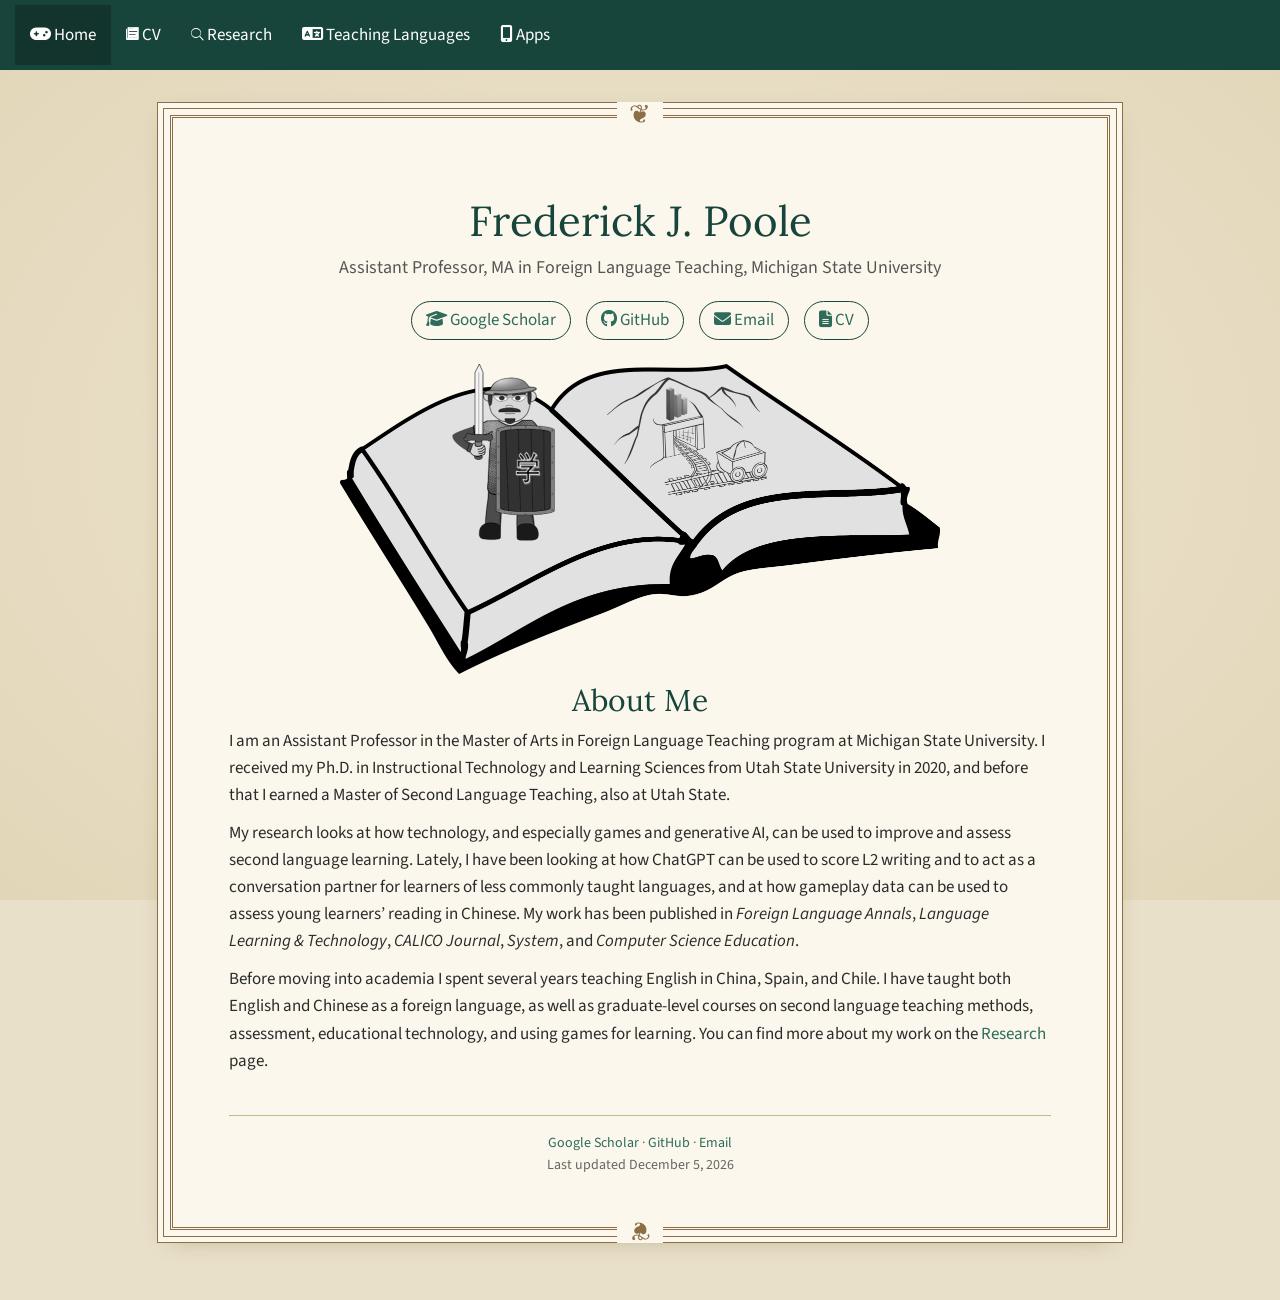
<file: index.html>
<!DOCTYPE html>

<html>

<head>

<meta charset="utf-8" />
<meta name="generator" content="pandoc" />
<meta http-equiv="X-UA-Compatible" content="IE=EDGE" />




<title>Fred Poole</title>

<script src="site_libs/header-attrs-2.29/header-attrs.js"></script>
<script src="site_libs/jquery-3.6.0/jquery-3.6.0.min.js"></script>
<meta name="viewport" content="width=device-width, initial-scale=1" />
<link href="site_libs/bootstrap-3.3.5/css/flatly.min.css" rel="stylesheet" />
<script src="site_libs/bootstrap-3.3.5/js/bootstrap.min.js"></script>
<script src="site_libs/bootstrap-3.3.5/shim/html5shiv.min.js"></script>
<script src="site_libs/bootstrap-3.3.5/shim/respond.min.js"></script>
<style>h1 {font-size: 34px;}
       h1.title {font-size: 38px;}
       h2 {font-size: 30px;}
       h3 {font-size: 24px;}
       h4 {font-size: 18px;}
       h5 {font-size: 16px;}
       h6 {font-size: 12px;}
       code {color: inherit; background-color: rgba(0, 0, 0, 0.04);}
       pre:not([class]) { background-color: white }</style>
<script src="site_libs/navigation-1.1/tabsets.js"></script>
<link href="site_libs/highlightjs-9.12.0/default.css" rel="stylesheet" />
<script src="site_libs/highlightjs-9.12.0/highlight.js"></script>
<link href="site_libs/font-awesome-6.5.2/css/all.min.css" rel="stylesheet" />
<link href="site_libs/font-awesome-6.5.2/css/v4-shims.min.css" rel="stylesheet" />
<link href="site_libs/ionicons-2.0.1/css/ionicons.min.css" rel="stylesheet" />
<link rel="preconnect" href="https://fonts.googleapis.com">
<link rel="preconnect" href="https://fonts.gstatic.com" crossorigin>
<link href="https://fonts.googleapis.com/css2?family=Lora:wght@500;600&family=Source+Sans+3:ital,wght@0,400;0,600;1,400&display=swap" rel="stylesheet">

<style type="text/css">
  code{white-space: pre-wrap;}
  span.smallcaps{font-variant: small-caps;}
  span.underline{text-decoration: underline;}
  div.column{display: inline-block; vertical-align: top; width: 50%;}
  div.hanging-indent{margin-left: 1.5em; text-indent: -1.5em;}
  ul.task-list{list-style: none;}
    </style>

<style type="text/css">code{white-space: pre;}</style>
<script type="text/javascript">
if (window.hljs) {
  hljs.configure({languages: []});
  hljs.initHighlightingOnLoad();
  if (document.readyState && document.readyState === "complete") {
    window.setTimeout(function() { hljs.initHighlighting(); }, 0);
  }
}
</script>






<link rel="stylesheet" href="custom.css" type="text/css" />



<style type = "text/css">
.main-container {
  max-width: 940px;
  margin-left: auto;
  margin-right: auto;
}
img {
  max-width:100%;
}
.tabbed-pane {
  padding-top: 12px;
}
.html-widget {
  margin-bottom: 20px;
}
button.code-folding-btn:focus {
  outline: none;
}
summary {
  display: list-item;
}
details > summary > p:only-child {
  display: inline;
}
pre code {
  padding: 0;
}
</style>


<style type="text/css">
.dropdown-submenu {
  position: relative;
}
.dropdown-submenu>.dropdown-menu {
  top: 0;
  left: 100%;
  margin-top: -6px;
  margin-left: -1px;
  border-radius: 0 6px 6px 6px;
}
.dropdown-submenu:hover>.dropdown-menu {
  display: block;
}
.dropdown-submenu>a:after {
  display: block;
  content: " ";
  float: right;
  width: 0;
  height: 0;
  border-color: transparent;
  border-style: solid;
  border-width: 5px 0 5px 5px;
  border-left-color: #cccccc;
  margin-top: 5px;
  margin-right: -10px;
}
.dropdown-submenu:hover>a:after {
  border-left-color: #adb5bd;
}
.dropdown-submenu.pull-left {
  float: none;
}
.dropdown-submenu.pull-left>.dropdown-menu {
  left: -100%;
  margin-left: 10px;
  border-radius: 6px 0 6px 6px;
}
</style>

<script type="text/javascript">
// manage active state of menu based on current page
$(document).ready(function () {
  // active menu anchor
  href = window.location.pathname
  href = href.substr(href.lastIndexOf('/') + 1)
  if (href === "")
    href = "index.html";
  var menuAnchor = $('a[href="' + href + '"]');

  // mark the anchor link active (and if it's in a dropdown, also mark that active)
  var dropdown = menuAnchor.closest('li.dropdown');
  if (window.bootstrap) { // Bootstrap 4+
    menuAnchor.addClass('active');
    dropdown.find('> .dropdown-toggle').addClass('active');
  } else { // Bootstrap 3
    menuAnchor.parent().addClass('active');
    dropdown.addClass('active');
  }

  // Navbar adjustments
  var navHeight = $(".navbar").first().height() + 15;
  var style = document.createElement('style');
  var pt = "padding-top: " + navHeight + "px; ";
  var mt = "margin-top: -" + navHeight + "px; ";
  var css = "";
  // offset scroll position for anchor links (for fixed navbar)
  for (var i = 1; i <= 6; i++) {
    css += ".section h" + i + "{ " + pt + mt + "}\n";
  }
  style.innerHTML = "body {" + pt + "padding-bottom: 40px; }\n" + css;
  document.head.appendChild(style);
});
</script>

<!-- tabsets -->

<style type="text/css">
.tabset-dropdown > .nav-tabs {
  display: inline-table;
  max-height: 500px;
  min-height: 44px;
  overflow-y: auto;
  border: 1px solid #ddd;
  border-radius: 4px;
}

.tabset-dropdown > .nav-tabs > li.active:before, .tabset-dropdown > .nav-tabs.nav-tabs-open:before {
  content: "\e259";
  font-family: 'Glyphicons Halflings';
  display: inline-block;
  padding: 10px;
  border-right: 1px solid #ddd;
}

.tabset-dropdown > .nav-tabs.nav-tabs-open > li.active:before {
  content: "\e258";
  font-family: 'Glyphicons Halflings';
  border: none;
}

.tabset-dropdown > .nav-tabs > li.active {
  display: block;
}

.tabset-dropdown > .nav-tabs > li > a,
.tabset-dropdown > .nav-tabs > li > a:focus,
.tabset-dropdown > .nav-tabs > li > a:hover {
  border: none;
  display: inline-block;
  border-radius: 4px;
  background-color: transparent;
}

.tabset-dropdown > .nav-tabs.nav-tabs-open > li {
  display: block;
  float: none;
}

.tabset-dropdown > .nav-tabs > li {
  display: none;
}
</style>

<!-- code folding -->




</head>

<body>


<div class="container-fluid main-container">




<div class="navbar navbar-default  navbar-fixed-top" role="navigation">
  <div class="container">
    <div class="navbar-header">
      <button type="button" class="navbar-toggle collapsed" data-toggle="collapse" data-bs-toggle="collapse" data-target="#navbar" data-bs-target="#navbar">
        <span class="icon-bar"></span>
        <span class="icon-bar"></span>
        <span class="icon-bar"></span>
      </button>
      <a class="navbar-brand" href="index.html"></a>
    </div>
    <div id="navbar" class="navbar-collapse collapse">
      <ul class="nav navbar-nav">
        <li>
  <a href="index.html">
    <span class="fa fa-gamepad"></span>
     
    Home
  </a>
</li>
<li>
  <a href="cv.html">
    <span class="ion ion-ios-paper"></span>
     
    CV
  </a>
</li>
<li>
  <a href="research.html">
    <span class="ion ion-ios-search"></span>
     
    Research
  </a>
</li>
<li>
  <a href="teachLang.html">
    <span class="fa fa-language"></span>
     
    Teaching Languages
  </a>
</li>
<li>
  <a href="apps.html">
    <span class="fa fa-mobile"></span>
     
    Apps
  </a>
</li>
      </ul>
      <ul class="nav navbar-nav navbar-right">
        
      </ul>
    </div><!--/.nav-collapse -->
  </div><!--/.container -->
</div><!--/.navbar -->

<div id="header">




</div>


<div class="home-header">
<h1 class="home-name">
Frederick J. Poole
</h1>
<p class="home-role">
Assistant Professor, MA in Foreign Language Teaching, Michigan State
University
</p>
<p class="home-links">
<a href="https://scholar.google.com/citations?user=7KNV6UYAAAAJ&hl=en"><i class="fa-solid fa-graduation-cap"></i>
Google Scholar</a>
<a href="https://github.com/fredpoole"><i class="fa-brands fa-github"></i>
GitHub</a>
<a href="mailto:frdbrick@gmail.com"><i class="fa-solid fa-envelope"></i>
Email</a> <a href="cv.html"><i class="fa-solid fa-file-lines"></i>
CV</a>
</p>
</div>
<p><img src="images/iconFred.png" width="600px" style="display: block; margin: auto;" /></p>
<div class="about-text">
<h2>
About Me
</h2>
<p>I am an Assistant Professor in the Master of Arts in Foreign Language
Teaching program at Michigan State University. I received my Ph.D. in
Instructional Technology and Learning Sciences from Utah State
University in 2020, and before that I earned a Master of Second Language
Teaching, also at Utah State.</p>
<p>My research looks at how technology, and especially games and
generative AI, can be used to improve and assess second language
learning. Lately, I have been looking at how ChatGPT can be used to
score L2 writing and to act as a conversation partner for learners of
less commonly taught languages, and at how gameplay data can be used to
assess young learners’ reading in Chinese. My work has been published in
<em>Foreign Language Annals</em>, <em>Language Learning &amp;
Technology</em>, <em>CALICO Journal</em>, <em>System</em>, and
<em>Computer Science Education</em>.</p>
<p>Before moving into academia I spent several years teaching English in
China, Spain, and Chile. I have taught both English and Chinese as a
foreign language, as well as graduate-level courses on second language
teaching methods, assessment, educational technology, and using games
for learning. You can find more about my work on the
<a href="research.html">Research</a> page.</p>
</div>

<div class="site-footer">
  <a href="https://scholar.google.com/citations?user=7KNV6UYAAAAJ&hl=en">Google Scholar</a> ·
  <a href="https://github.com/fredpoole">GitHub</a> ·
  <a href="mailto:frdbrick@gmail.com">Email</a>
  <br>
  <span id="last-modified"></span>
  <script>document.getElementById("last-modified").textContent = "Last updated " + new Date(document.lastModified).toLocaleDateString("en-US", {year: "numeric", month: "long", day: "numeric"});</script>
</div>



</div>

<script>

// add bootstrap table styles to pandoc tables
function bootstrapStylePandocTables() {
  $('tr.odd').parent('tbody').parent('table').addClass('table table-condensed');
}
$(document).ready(function () {
  bootstrapStylePandocTables();
});


</script>

<!-- tabsets -->

<script>
$(document).ready(function () {
  window.buildTabsets("TOC");
});

$(document).ready(function () {
  $('.tabset-dropdown > .nav-tabs > li').click(function () {
    $(this).parent().toggleClass('nav-tabs-open');
  });
});
</script>

<!-- code folding -->


<!-- dynamically load mathjax for compatibility with self-contained -->
<script>
  (function () {
    var script = document.createElement("script");
    script.type = "text/javascript";
    script.src  = "https://mathjax.rstudio.com/latest/MathJax.js?config=TeX-AMS-MML_HTMLorMML";
    document.getElementsByTagName("head")[0].appendChild(script);
  })();
</script>

</body>
</html>
</file>
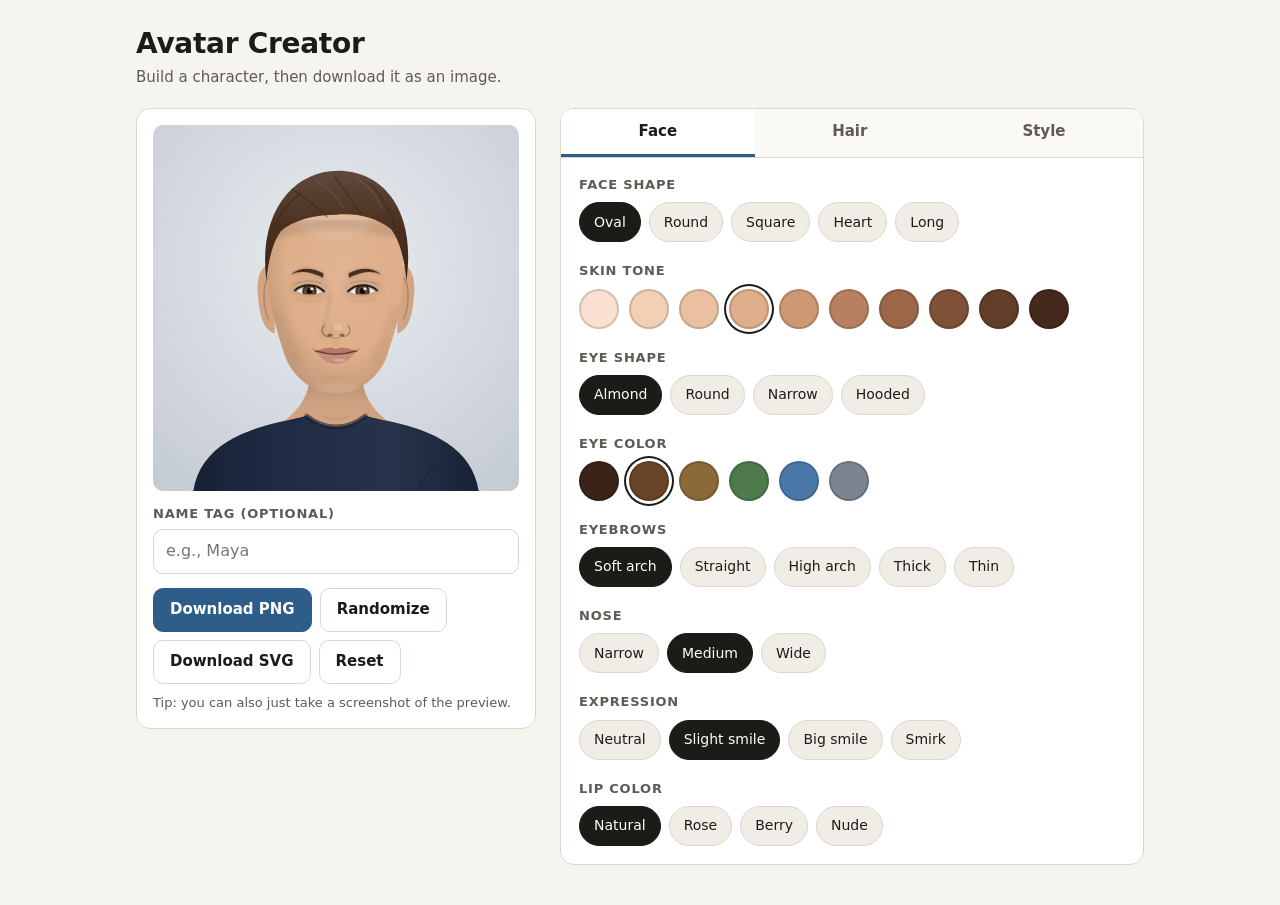
<file: avatar-creator/index.html>
<!doctype html>
<html lang="en">
<head>
<meta charset="utf-8">
<meta name="viewport" content="width=device-width, initial-scale=1">
<title>Avatar Creator</title>
<style>
  :root{
    --bg:#f6f4ef; --panel:#ffffff; --ink:#1d1b18; --muted:#5f5a52; --line:#dcd7cd;
    --accent:#2f5d8a; --accent-ink:#ffffff; --chip:#f0ede6; --chip-on:#1d1b18; --chip-on-ink:#ffffff;
    --radius:14px;
  }
  *{box-sizing:border-box}
  .avc [hidden]{display:none !important}
  body{margin:0;background:var(--bg);color:var(--ink);font-family:system-ui,-apple-system,"Segoe UI",Roboto,Helvetica,Arial,sans-serif;line-height:1.4}
  .avc{max-width:1040px;margin:0 auto;padding:24px 16px 40px}
  .avc h1{font-size:28px;margin:0 0 4px;letter-spacing:-0.01em}
  .avc .sub{margin:0 0 20px;color:var(--muted);font-size:15px}
  .avc .layout{display:grid;grid-template-columns:minmax(0,400px) minmax(0,1fr);gap:24px;align-items:start}
  @media (max-width:820px){.avc .layout{grid-template-columns:minmax(0,1fr)}}
  .avc .stage{position:sticky;top:16px;background:var(--panel);border:1px solid var(--line);border-radius:var(--radius);padding:16px}
  @media (max-width:820px){.avc .stage{position:static}}
  .avc .canvas{width:100%;aspect-ratio:1/1;border-radius:10px;overflow:hidden;background:#eee}
  .avc .canvas svg{display:block;width:100%;height:100%}
  .avc .name{margin-top:14px;display:flex;flex-direction:column;gap:6px}
  .avc .lbl{font-size:13px;font-weight:600;color:var(--muted);text-transform:uppercase;letter-spacing:.06em}
  .avc input[type=text]{font:inherit;font-size:16px;padding:10px 12px;border:1px solid var(--line);border-radius:10px;background:#fff;color:var(--ink);width:100%}
  .avc .actions{display:flex;flex-wrap:wrap;gap:8px;margin-top:14px}
  .avc button{font:inherit;cursor:pointer}
  .avc .btn{min-height:44px;padding:10px 16px;border-radius:10px;border:1px solid var(--line);background:#fff;color:var(--ink);font-weight:600;font-size:15px}
  .avc .btn.primary{background:var(--accent);border-color:var(--accent);color:var(--accent-ink)}
  .avc .btn:hover{filter:brightness(.96)}
  .avc .btn:focus-visible,.avc .chip:focus-visible,.avc .sw:focus-visible,.avc .tab:focus-visible{outline:3px solid #f0a020;outline-offset:2px}
  .avc .panel{background:var(--panel);border:1px solid var(--line);border-radius:var(--radius);overflow:hidden}
  .avc .tabs{display:flex;flex-wrap:wrap;border-bottom:1px solid var(--line);background:#faf9f6}
  .avc .tab{flex:1 1 auto;min-height:48px;padding:10px 14px;border:0;background:transparent;color:var(--muted);font-weight:600;font-size:15px;border-bottom:3px solid transparent}
  .avc .tab[aria-selected=true]{color:var(--ink);border-bottom-color:var(--accent);background:#fff}
  .avc .tabpanel{padding:18px;display:flex;flex-direction:column;gap:20px}
  .avc .group{display:flex;flex-direction:column;gap:8px}
  .avc .chips{display:flex;flex-wrap:wrap;gap:8px}
  .avc .chip{min-height:40px;padding:8px 14px;border-radius:999px;border:1px solid var(--line);background:var(--chip);color:var(--ink);font-size:14px;font-weight:500}
  .avc .chip[aria-pressed=true]{background:var(--chip-on);border-color:var(--chip-on);color:var(--chip-on-ink)}
  .avc .swatches{display:flex;flex-wrap:wrap;gap:10px}
  .avc .sw{width:40px;height:40px;border-radius:50%;border:2px solid rgba(0,0,0,.15);padding:0}
  .avc .sw[aria-pressed=true]{box-shadow:0 0 0 3px #fff,0 0 0 5px var(--ink)}
  .avc .hint{font-size:13px;color:var(--muted);margin:10px 0 0}
</style>
</head>
<body>
<div class="avc" id="avc">
  <h1>Avatar Creator</h1>
  <p class="sub">Build a character, then download it as an image.</p>
  <div class="layout">
    <div class="stage">
      <div class="canvas" id="avc-canvas" role="img" aria-label="Your avatar preview"></div>
      <div class="name">
        <label class="lbl" for="avc-name">Name tag (optional)</label>
        <input type="text" id="avc-name" maxlength="24" placeholder="e.g., Maya">
      </div>
      <div class="actions">
        <button class="btn primary" id="avc-png" type="button">Download PNG</button>
        <button class="btn" id="avc-rand" type="button">Randomize</button>
        <button class="btn" id="avc-svg" type="button">Download SVG</button>
        <button class="btn" id="avc-reset" type="button">Reset</button>
      </div>
      <p class="hint">Tip: you can also just take a screenshot of the preview.</p>
    </div>
    <div class="panel">
      <div class="tabs" role="tablist" id="avc-tabs"></div>
      <div id="avc-panels"></div>
    </div>
  </div>
</div>

<script>
(function(){
  /* ---------- palettes ---------- */
  var SKIN  = ['#F9E0D0','#F3D0B4','#EAC0A0','#DFAE8A','#CD9873','#B88060','#9C6649','#7F5137','#623D29','#45291C'];
  var HAIRC = ['#17120F','#2E1F17','#4A3020','#6E4A2E','#8C5A2E','#A9542C','#B98B4F','#D9BC7E','#E8DCC0','#9A9690','#E4E2DE','#3E5FA8','#B4537E'];
  var EYEC  = ['#3A2418','#6A4426','#8A6A3A','#4F7A4E','#4A78A8','#7A8590'];
  var CLOTH = ['#1F2A44','#2E2E30','#F1EFEA','#9EA3A8','#56603A','#6E2233','#C99A2E','#2C6E6A','#4C6E99','#B5583A'];
  var BGC   = ['#DCE3EA','#E9E2D6','#DDE6DA','#E6DDE8','#F0E6CF','#D0D0D0','#C8D8E4','#3A3F4A'];
  var NAMES = {
    '#F9E0D0':'Very fair','#F3D0B4':'Fair','#EAC0A0':'Light','#DFAE8A':'Light medium','#CD9873':'Medium','#B88060':'Medium tan','#9C6649':'Tan','#7F5137':'Brown','#623D29':'Dark brown','#45291C':'Deep',
    '#17120F':'Black','#2E1F17':'Very dark brown','#4A3020':'Dark brown','#6E4A2E':'Brown','#8C5A2E':'Light brown','#A9542C':'Auburn','#B98B4F':'Dark blonde','#D9BC7E':'Blonde','#E8DCC0':'Platinum','#9A9690':'Gray','#E4E2DE':'White','#3E5FA8':'Dyed blue','#B4537E':'Dyed pink',
    '#3A2418':'Dark brown','#6A4426':'Brown','#8A6A3A':'Hazel','#4F7A4E':'Green','#4A78A8':'Blue','#7A8590':'Gray',
    '#1F2A44':'Navy','#2E2E30':'Charcoal','#F1EFEA':'White','#9EA3A8':'Heather gray','#56603A':'Olive','#6E2233':'Burgundy','#C99A2E':'Mustard','#2C6E6A':'Teal','#4C6E99':'Denim','#B5583A':'Rust',
    '#DCE3EA':'Cool gray','#E9E2D6':'Warm beige','#DDE6DA':'Sage','#E6DDE8':'Lilac','#F0E6CF':'Cream','#D0D0D0':'Studio gray','#C8D8E4':'Pale blue','#3A3F4A':'Dark slate'
  };

  /* ---------- controls ---------- */
  var TABS = [
    {id:'face', label:'Face', groups:[
      {key:'head',  label:'Face shape', type:'choice', options:[['oval','Oval'],['round','Round'],['square','Square'],['heart','Heart'],['long','Long']]},
      {key:'skin',  label:'Skin tone',  type:'color',  palette:SKIN},
      {key:'eyes',  label:'Eye shape',  type:'choice', options:[['almond','Almond'],['round','Round'],['narrow','Narrow'],['hooded','Hooded']]},
      {key:'eyeColor', label:'Eye color', type:'color', palette:EYEC},
      {key:'brows', label:'Eyebrows',   type:'choice', options:[['soft','Soft arch'],['straight','Straight'],['high','High arch'],['thick','Thick'],['thin','Thin']]},
      {key:'nose',  label:'Nose',       type:'choice', options:[['narrow','Narrow'],['medium','Medium'],['wide','Wide']]},
      {key:'mouth', label:'Expression', type:'choice', options:[['neutral','Neutral'],['slight','Slight smile'],['smile','Big smile'],['smirk','Smirk']]},
      {key:'lips',  label:'Lip color',  type:'choice', options:[['natural','Natural'],['rose','Rose'],['berry','Berry'],['nude','Nude']]}
    ]},
    {id:'hair', label:'Hair', groups:[
      {key:'hair',  label:'Hairstyle',  type:'choice', options:[['short','Short'],['sidepart','Side part'],['buzz','Buzz cut'],['coily','Short coils'],['curly','Curly'],['bob','Bob'],['long','Long'],['bun','Bun'],['locs','Locs'],['bald','Bald']]},
      {key:'hairColor', label:'Hair color', type:'color', palette:HAIRC},
      {key:'facial',label:'Facial hair',type:'choice', options:[['none','None'],['stubble','Stubble'],['mustache','Mustache'],['goatee','Goatee'],['beard','Full beard']]}
    ]},
    {id:'style', label:'Style', groups:[
      {key:'shirt', label:'Top',        type:'choice', options:[['crew','Crew neck'],['vneck','V-neck'],['button','Button-up'],['hoodie','Hoodie'],['turtle','Turtleneck']]},
      {key:'shirtColor', label:'Top color', type:'color', palette:CLOTH},
      {key:'glasses',label:'Glasses',   type:'choice', options:[['none','None'],['round','Round'],['rect','Rectangle'],['sun','Sunglasses']]},
      {key:'hat',   label:'Headwear',   type:'choice', options:[['none','None'],['beanie','Beanie'],['cap','Cap'],['scarf','Headscarf']]},
      {key:'hatColor', label:'Headwear color', type:'color', palette:CLOTH},
      {key:'extras',label:'Details',    type:'multi',  options:[['blush','Blush'],['freckles','Freckles'],['lashes','Defined lashes'],['lines','Smile lines'],['earrings','Earrings']]},
      {key:'bg',    label:'Background', type:'color',  palette:BGC}
    ]}
  ];

  var DEFAULT = {head:'oval',skin:SKIN[3],eyes:'almond',eyeColor:EYEC[1],brows:'soft',nose:'medium',mouth:'slight',lips:'natural',
    hair:'short',hairColor:HAIRC[2],facial:'none',shirt:'crew',shirtColor:CLOTH[0],glasses:'none',hat:'none',hatColor:CLOTH[5],
    extras:{blush:false,freckles:false,lashes:false,lines:false,earrings:false},bg:BGC[0],name:''};
  var state = clone(DEFAULT);
  var currentTab = 'face';

  function clone(o){ return JSON.parse(JSON.stringify(o)); }
  function esc(s){ return String(s).replace(/[&<>"']/g,function(c){return {'&':'&amp;','<':'&lt;','>':'&gt;','"':'&quot;',"'":'&#39;'}[c];}); }
  function rgb(h){ var n=parseInt(h.slice(1),16); return [(n>>16)&255,(n>>8)&255,n&255]; }
  function hex(a){ return '#'+a.map(function(v){ v=Math.max(0,Math.min(255,Math.round(v))); return (v<16?'0':'')+v.toString(16); }).join(''); }
  function shade(h, amt){ return hex(rgb(h).map(function(c){ return amt<0 ? c*(1+amt) : c+(255-c)*amt; })); }
  function mix(a,b,t){ var x=rgb(a), y=rgb(b); return hex(x.map(function(v,i){ return v+(y[i]-v)*t; })); }
  function f(n){ return Math.round(n*10)/10; }

  /* ---------- geometry ---------- */
  var FACES = {
    oval:  {hw:74, jaw:60, chin:14, cy:294},
    round: {hw:79, jaw:70, chin:24, cy:290},
    square:{hw:77, jaw:74, chin:30, cy:292},
    heart: {hw:80, jaw:56, chin:8,  cy:292},
    long:  {hw:70, jaw:60, chin:16, cy:304}
  };
  var EX = [171,229], EY = 182, BY = 160;
  var MIRROR = 'translate(400 0) scale(-1 1)';

  function facePath(p, pad){
    pad = pad||0;
    var hw=p.hw+pad, jaw=p.jaw+pad, chin=p.chin+pad*0.5, cy=p.cy+pad, top=66-pad;
    return 'M200,'+top+
      ' C'+f(200+hw*0.72)+','+top+' '+(200+hw)+',98 '+(200+hw)+',160'+
      ' C'+(200+hw)+',200 '+(200+jaw+2)+',232 '+(200+jaw-4)+',252'+
      ' C'+(200+jaw-12)+',274 '+(200+chin+12)+','+cy+' 200,'+cy+
      ' C'+(200-chin-12)+','+cy+' '+(200-jaw+12)+',274 '+(200-jaw+4)+',252'+
      ' C'+(200-jaw-2)+',232 '+(200-hw)+',200 '+(200-hw)+',160'+
      ' C'+(200-hw)+',98 '+f(200-hw*0.72)+','+top+' 200,'+top+' Z';
  }

  /* ---------- parts ---------- */
  function defs(skin, hc, ec, bg, cloth, hatc){
    return '<defs>'+
      '<radialGradient id="bgG" cx="50%" cy="38%" r="75%"><stop offset="0" stop-color="'+shade(bg,0.35)+'"/><stop offset="1" stop-color="'+shade(bg,-0.1)+'"/></radialGradient>'+
      '<radialGradient id="faceG" cx="56%" cy="40%" r="68%"><stop offset="0" stop-color="'+shade(skin,0.08)+'"/><stop offset="0.62" stop-color="'+skin+'"/><stop offset="1" stop-color="'+shade(skin,-0.16)+'"/></radialGradient>'+
      '<linearGradient id="neckG" x1="0" y1="0" x2="0" y2="1"><stop offset="0" stop-color="'+shade(skin,-0.32)+'"/><stop offset="0.45" stop-color="'+shade(skin,-0.08)+'"/><stop offset="1" stop-color="'+skin+'"/></linearGradient>'+
      '<linearGradient id="hairG" x1="0" y1="0" x2="0" y2="1"><stop offset="0" stop-color="'+shade(hc,0.12)+'"/><stop offset="0.5" stop-color="'+hc+'"/><stop offset="1" stop-color="'+shade(hc,-0.22)+'"/></linearGradient>'+
      '<linearGradient id="hairS" x1="0" y1="0" x2="1" y2="0"><stop offset="0" stop-color="'+shade(hc,-0.2)+'"/><stop offset="0.6" stop-color="'+hc+'"/><stop offset="1" stop-color="'+shade(hc,-0.12)+'"/></linearGradient>'+
      '<linearGradient id="clothG" x1="0" y1="0" x2="1" y2="0"><stop offset="0" stop-color="'+shade(cloth,-0.22)+'"/><stop offset="0.3" stop-color="'+cloth+'"/><stop offset="0.7" stop-color="'+shade(cloth,0.04)+'"/><stop offset="1" stop-color="'+shade(cloth,-0.22)+'"/></linearGradient>'+
      '<linearGradient id="hatG" x1="0" y1="0" x2="1" y2="1"><stop offset="0" stop-color="'+shade(hatc,0.1)+'"/><stop offset="1" stop-color="'+shade(hatc,-0.2)+'"/></linearGradient>'+
      '<radialGradient id="irisG" cx="50%" cy="50%" r="50%"><stop offset="0" stop-color="'+shade(ec,0.3)+'"/><stop offset="0.65" stop-color="'+ec+'"/><stop offset="1" stop-color="'+shade(ec,-0.5)+'"/></radialGradient>'+
      '<linearGradient id="sunG" x1="0" y1="0" x2="0" y2="1"><stop offset="0" stop-color="#1b1d22"/><stop offset="1" stop-color="#3a3f48"/></linearGradient>'+
      '<filter id="soft" x="-30%" y="-30%" width="160%" height="160%"><feGaussianBlur stdDeviation="4"/></filter>'+
      '<filter id="soft2" x="-30%" y="-30%" width="160%" height="160%"><feGaussianBlur stdDeviation="1.6"/></filter>'+
    '</defs>';
  }

  function ear(p, skin){
    var ex = 200-p.hw+4, d = shade(skin,-0.22);
    return '<path d="M'+(ex+3)+',156 C'+(ex-12)+',146 '+(ex-18)+',170 '+(ex-15)+',190 C'+(ex-13)+',210 '+(ex-9)+',224 '+(ex+3)+',228 Z" fill="'+shade(skin,-0.06)+'"/>'+
           '<path d="M'+(ex-3)+',166 C'+(ex-10)+',172 '+(ex-11)+',196 '+(ex-4)+',212" fill="none" stroke="'+d+'" stroke-width="1.8" stroke-linecap="round"/>';
  }

  function eye(cx, side, shape, skin, lashes, i){
    var P = {almond:[9,5,14], round:[11,7,17], narrow:[6,4,10], hooded:[8,5,13]}[shape];
    var up=P[0], dn=P[1], L=cx-side*16, R=cx+side*16, cy=EY, Ry=cy-1.2;
    var almond = 'M'+L+','+cy+' C'+(cx-side*8)+','+(cy-up)+' '+(cx+side*8)+','+(cy-up)+' '+R+','+Ry+
                 ' C'+(cx+side*8)+','+(cy+dn)+' '+(cx-side*8)+','+(cy+dn)+' '+L+','+cy+' Z';
    var upper = 'M'+L+','+cy+' C'+(cx-side*8)+','+(cy-up)+' '+(cx+side*8)+','+(cy-up)+' '+R+','+Ry;
    var lower = 'M'+R+','+Ry+' C'+(cx+side*8)+','+(cy+dn)+' '+(cx-side*8)+','+(cy+dn)+' '+L+','+cy;
    var ir = shape==='round' ? 8 : (shape==='narrow' ? 7 : 7.6);
    var s = '';
    s += '<ellipse cx="'+cx+'" cy="'+(cy-4)+'" rx="22" ry="13" fill="'+shade(skin,-0.18)+'" opacity=".35" filter="url(#soft)"/>';
    s += '<clipPath id="ec'+i+'"><path d="'+almond+'"/></clipPath>';
    s += '<path d="'+almond+'" fill="#F3EEE8"/>';
    s += '<g clip-path="url(#ec'+i+')">'+
           '<circle cx="'+cx+'" cy="'+(cy-0.5)+'" r="'+ir+'" fill="url(#irisG)"/>'+
           '<circle cx="'+cx+'" cy="'+(cy-0.5)+'" r="'+ir+'" fill="none" stroke="rgba(0,0,0,.35)" stroke-width="1"/>'+
           '<circle cx="'+cx+'" cy="'+(cy-0.5)+'" r="3.3" fill="#0D0B0A"/>'+
           '<path d="'+upper+'" fill="none" stroke="rgba(40,20,10,.28)" stroke-width="5"/>'+
         '</g>';
    s += '<circle cx="'+(cx+2.6)+'" cy="'+(cy-3)+'" r="1.8" fill="#fff" opacity=".9"/>';
    s += '<path d="'+upper+'" fill="none" stroke="#231915" stroke-width="'+(lashes?3.2:2.2)+'" stroke-linecap="round"/>';
    s += '<path d="'+lower+'" fill="none" stroke="'+shade(skin,-0.28)+'" stroke-width="1" opacity=".7"/>';
    if (lashes){
      s += '<path d="M'+R+','+Ry+' l'+(side*5)+',-4 M'+(cx+side*11)+','+(cy-up+2)+' l'+(side*3)+',-5 M'+(cx+side*5)+','+(cy-up+0.5)+' l'+(side*1.5)+',-5" stroke="#231915" stroke-width="1.6" stroke-linecap="round"/>';
    }
    if (shape==='hooded'){
      s += '<path d="M'+(cx-side*15)+','+(cy-up+2)+' Q'+cx+','+(cy-up-4)+' '+(cx+side*18)+','+(cy-up+3)+'" fill="none" stroke="'+shade(skin,-0.26)+'" stroke-width="1.8" stroke-linecap="round"/>';
    } else if (shape!=='narrow'){
      s += '<path d="M'+(cx-side*13)+','+(cy-P[2]+5)+' Q'+cx+','+(cy-P[2]-1)+' '+(cx+side*16)+','+(cy-P[2]+6)+'" fill="none" stroke="'+shade(skin,-0.24)+'" stroke-width="1.3" stroke-linecap="round" opacity=".75"/>';
    }
    s += '<path d="M'+(cx-side*12)+','+(cy+dn+5)+' Q'+cx+','+(cy+dn+8)+' '+(cx+side*13)+','+(cy+dn+4)+'" fill="none" stroke="'+shade(skin,-0.12)+'" stroke-width="2" opacity=".35" stroke-linecap="round"/>';
    return s;
  }

  function brow(kind, cx, side, col){
    var P = {soft:[-8,5], straight:[-2,5], high:[-14,4.5], thick:[-7,8], thin:[-8,3]}[kind];
    var arch=P[0], t=P[1], xi=cx-side*15, xo=cx+side*20, xm=cx+side*5;
    var d = 'M'+xi+','+(BY+2)+' Q'+xm+','+(BY+arch)+' '+xo+','+(BY+3)+' Q'+xm+','+f(BY+arch+t*0.95)+' '+xi+','+(BY+2+t)+' Z';
    return '<path d="'+d+'" fill="'+col+'" opacity=".92"/>'+
           '<path d="'+d+'" fill="none" stroke="'+col+'" stroke-width=".8" opacity=".5" filter="url(#soft2)"/>';
  }

  function nose(kind, skin){
    var w = {narrow:0.85, medium:1, wide:1.22}[kind], dk = shade(skin,-0.32);
    var s = '';
    s += '<path d="M'+f(200-6*w)+',184 C'+f(200-8*w)+',204 '+f(200-12*w)+',213 '+f(200-13*w)+',219" fill="none" stroke="'+shade(skin,-0.2)+'" stroke-width="3" opacity=".45" stroke-linecap="round" filter="url(#soft2)"/>';
    s += '<ellipse cx="'+f(200-9*w)+'" cy="226" rx="'+f(9*w)+'" ry="7" fill="'+shade(skin,-0.15)+'" opacity=".35" filter="url(#soft)"/>';
    s += '<path d="M'+f(200-13*w)+',219 C'+f(200-18*w)+',225 '+f(200-14*w)+',232 '+f(200-6*w)+',231" fill="none" stroke="'+dk+'" stroke-width="1.7" stroke-linecap="round"/>';
    s += '<path d="M'+f(200+13*w)+',219 C'+f(200+18*w)+',225 '+f(200+14*w)+',232 '+f(200+6*w)+',231" fill="none" stroke="'+dk+'" stroke-width="1.5" stroke-linecap="round" opacity=".8"/>';
    s += '<path d="M'+f(200-6*w)+',231 Q200,235 '+f(200+6*w)+',231" fill="none" stroke="'+dk+'" stroke-width="1.2" opacity=".55"/>';
    s += '<ellipse cx="'+f(200-6.5*w)+'" cy="229.5" rx="'+f(3*w)+'" ry="1.7" fill="'+shade(skin,-0.5)+'" opacity=".8"/>';
    s += '<ellipse cx="'+f(200+6.5*w)+'" cy="229.5" rx="'+f(3*w)+'" ry="1.7" fill="'+shade(skin,-0.5)+'" opacity=".8"/>';
    s += '<ellipse cx="202" cy="221" rx="4.5" ry="3.2" fill="#fff" opacity=".2"/>';
    return s;
  }

  function mouth(kind, skin, lipKind){
    var base = {natural:mix(skin,'#A4524C',0.5), rose:'#B5545F', berry:'#7E2D45', nude:mix(skin,'#B07A6A',0.55)}[lipKind];
    var up = shade(base,-0.06), lo = shade(base,0.1), ln = shade(base,-0.5);
    var s = '<path d="M198,234 L198.5,241 M202,234 L201.5,241" stroke="'+shade(skin,-0.12)+'" stroke-width="2" opacity=".35" stroke-linecap="round"/>';
    if (kind==='smile'){
      s += '<path d="M176,245 Q200,251 224,245 Q214,266 200,267 Q186,266 176,245 Z" fill="#4A1C1C"/>';
      s += '<path d="M180,247 Q200,252 220,247 L218,254 Q200,258 182,254 Z" fill="#F2EEE6"/>';
      s += '<path d="M176,245 C186,240 194,238 200,241 C206,238 214,240 224,245 Q200,249 176,245 Z" fill="'+up+'"/>';
      s += '<path d="M181,259 Q200,268 219,259 Q213,272 200,273 Q187,272 181,259 Z" fill="'+lo+'"/>';
      s += '<path d="M171,243 Q174,246 176,245 M229,243 Q226,246 224,245" fill="none" stroke="'+shade(skin,-0.25)+'" stroke-width="1.4" stroke-linecap="round"/>';
      s += '<ellipse cx="204" cy="267" rx="6" ry="1.5" fill="#fff" opacity=".25"/>';
      return s;
    }
    var L, R, upperP, lowerP, lineP;
    if (kind==='slight'){
      upperP='M178,247 C186,244 194,242 200,245 C206,242 214,244 222,247 Q200,253 178,247 Z';
      lowerP='M178,247 Q200,253 222,247 C215,258 207,261 200,261 C193,261 185,258 178,247 Z';
      lineP ='M178,247 Q200,254 222,247';
      s += '<path d="M175,244 Q176,248 179,248 M225,244 Q224,248 221,248" fill="none" stroke="'+shade(skin,-0.22)+'" stroke-width="1.3" stroke-linecap="round" opacity=".8"/>';
    } else if (kind==='smirk'){
      upperP='M180,251 C186,246 194,243 200,246 C206,243 214,243 222,246 Q200,253 180,251 Z';
      lowerP='M180,251 Q200,253 222,246 C215,257 207,262 200,262 C193,262 186,259 180,251 Z';
      lineP ='M180,251 Q200,253 222,246';
      s += '<path d="M225,242 Q225,247 222,248" fill="none" stroke="'+shade(skin,-0.22)+'" stroke-width="1.3" stroke-linecap="round"/>';
    } else {
      upperP='M180,250 C186,245 194,242 200,245 C206,242 214,245 220,250 Q200,252 180,250 Z';
      lowerP='M180,250 Q200,252 220,250 C214,259 206,262 200,262 C194,262 186,259 180,250 Z';
      lineP ='M180,250 Q200,253 220,250';
    }
    s += '<path d="'+lowerP+'" fill="'+lo+'"/><path d="'+upperP+'" fill="'+up+'"/>';
    s += '<path d="'+lineP+'" fill="none" stroke="'+ln+'" stroke-width="1.6" stroke-linecap="round"/>';
    s += '<ellipse cx="204" cy="257" rx="6" ry="1.6" fill="#fff" opacity=".28"/>';
    return s;
  }

  function facialHair(kind, p, col){
    if (kind==='none') return {under:'', over:''};
    var hw=p.hw, jaw=p.jaw, chin=p.chin, cy=p.cy;
    var outer = 'M'+(200-hw+2)+',182 C'+(200-hw-1)+',212 '+(200-jaw-3)+',236 '+(200-jaw+2)+',256'+
                ' C'+(200-jaw-8)+',282 '+(200-chin-16)+','+(cy+12)+' 200,'+(cy+12)+
                ' C'+(200+chin+16)+','+(cy+12)+' '+(200+jaw+8)+',282 '+(200+jaw-2)+',256'+
                ' C'+(200+jaw+3)+',236 '+(200+hw+1)+',212 '+(200+hw-2)+',182';
    var inner = ' C'+(200+hw-14)+',206 '+(200+jaw-18)+',228 226,242 C229,258 220,270 200,270 C180,270 171,258 174,242 C'+(200-jaw+18)+',228 '+(200-hw+14)+',206 '+(200-hw+2)+',182 Z';
    var stache = '<path d="M177,248 C180,237 194,233 200,238 C206,233 220,237 223,248 C215,243 207,242 200,244 C193,242 185,243 177,248 Z" fill="'+col+'"/>'+
                 '<path d="M184,242 l-2,4 M190,239 l-1.5,5 M210,239 l1.5,5 M216,242 l2,4" stroke="'+shade(col,-0.35)+'" stroke-width="1" opacity=".5"/>';
    if (kind==='beard'){
      var tex=''; for (var i=0;i<26;i++){ var a=(i*137.5)%360*Math.PI/180, r=20+(i*7)%40; tex+='<path d="M'+f(200+Math.cos(a)*r*1.4)+','+f(cy-8+Math.sin(a)*r*0.4)+' l1.5,5" stroke="'+shade(col,-0.35)+'" stroke-width="1" opacity=".45"/>'; }
      return {under:'<path d="'+outer+inner+'" fill="'+col+'"/>'+tex, over:stache};
    }
    if (kind==='stubble') return {under:'<path d="'+outer+inner+'" fill="'+col+'" opacity=".22" filter="url(#soft2)"/><path d="M177,248 C180,237 194,233 200,238 C206,233 220,237 223,248 C215,243 207,242 200,244 C193,242 185,243 177,248 Z" fill="'+col+'" opacity=".22" filter="url(#soft2)"/>', over:''};
    if (kind==='goatee') return {under:'<path d="M182,266 Q200,262 218,266 C218,286 210,'+(cy+8)+' 200,'+(cy+9)+' C190,'+(cy+8)+' 182,286 182,266 Z" fill="'+col+'"/>', over:stache};
    return {under:'', over:stache};
  }

  function hairBack(s, hc){
    var g='url(#hairG)', o='';
    if (s==='long') o = '<path d="M120,150 C112,70 160,44 200,44 C240,44 288,70 280,150 L294,352 C272,364 242,362 232,352 L168,352 C158,362 128,364 106,352 Z" fill="url(#hairS)"/>';
    if (s==='bob')  o = '<path d="M117,170 C108,80 160,42 200,42 C240,42 292,80 283,170 L290,266 C272,276 250,274 240,266 L160,266 C150,274 128,276 110,266 Z" fill="url(#hairS)"/>';
    if (s==='bun')  o = '<circle cx="200" cy="40" r="30" fill="'+g+'"/><path d="M178,36 Q200,22 222,36 M182,48 Q200,38 218,48" fill="none" stroke="'+shade(hc,-0.3)+'" stroke-width="1.5" opacity=".5"/>';
    if (s==='curly'){
      o = '<ellipse cx="200" cy="128" rx="110" ry="92" fill="'+shade(hc,-0.1)+'"/>';
      for (var t=150;t<=390;t+=14){ var a=t*Math.PI/180; o += '<circle cx="'+f(200+110*Math.cos(a))+'" cy="'+f(132+96*Math.sin(a))+'" r="'+(20+(t%3)*2)+'" fill="'+shade(hc,-0.05*(t%2))+'"/>'; }
    }
    if (s==='locs'){
      for (var i=0;i<17;i++){
        var tt=(195+i*9.4)*Math.PI/180, x0=200+80*Math.cos(tt), y0=142+90*Math.sin(tt);
        var xe=112+i*11, ye=322+((i*37)%28);
        var d='M'+f(x0)+','+f(y0)+' C'+f(x0+(x0-200)*0.25)+','+f(y0+80)+' '+f(xe)+','+f(ye-90)+' '+f(xe)+','+f(ye);
        o += '<path d="'+d+'" fill="none" stroke="'+shade(hc,-0.05*(i%3))+'" stroke-width="13" stroke-linecap="round"/>';
        o += '<path d="'+d+'" fill="none" stroke="'+shade(hc,-0.4)+'" stroke-width="13" stroke-dasharray="2 7" stroke-linecap="butt" opacity=".35"/>';
      }
    }
    return o;
  }

  function hairFront(s, hc){
    var g='url(#hairG)', dk=shade(hc,-0.32), lt=shade(hc,0.3), o='';
    function strands(list, c, op){ return list.map(function(d){ return '<path d="'+d+'" fill="none" stroke="'+c+'" stroke-width="1.4" stroke-linecap="round" opacity="'+op+'"/>'; }).join(''); }
    switch(s){
      case 'short':
        o = '<path d="M122,170 C112,96 152,50 202,50 C254,50 290,94 279,170 C277,146 271,126 262,114 C244,100 222,96 200,98 C176,98 152,104 138,116 C129,128 124,148 122,170 Z" fill="'+g+'"/>'+
            strands(['M150,70 Q175,86 190,100','M198,56 Q214,76 228,98','M238,64 Q258,84 266,112','M132,110 Q140,90 160,74'],dk,.45)+
            strands(['M176,60 Q196,70 208,90','M224,58 Q244,72 252,92'],lt,.35); break;
      case 'sidepart':
        o = '<path d="M121,175 C108,92 152,46 206,46 C262,46 294,92 280,170 C277,140 268,120 256,108 C226,120 182,118 142,128 C130,140 124,156 121,175 Z" fill="'+g+'"/>'+
            '<path d="M160,62 Q176,56 188,50" stroke="'+dk+'" stroke-width="2" fill="none" opacity=".6"/>'+
            strands(['M190,52 Q232,68 258,106','M176,58 Q216,90 250,112','M156,72 Q200,104 236,118','M144,92 Q170,112 200,120'],dk,.4)+
            strands(['M200,54 Q236,72 254,96'],lt,.4); break;
      case 'buzz':
        o = '<path d="M127,152 C124,90 158,60 200,60 C242,60 276,90 273,152 C270,122 252,102 200,98 C148,102 130,122 127,152 Z" fill="'+hc+'" opacity=".7"/>'+
            '<path d="M127,152 C124,90 158,60 200,60 C242,60 276,90 273,152" fill="none" stroke="'+hc+'" stroke-width="3" opacity=".5" filter="url(#soft2)"/>'; break;
      case 'coily':
        var cp='M119,162 C110,78 158,40 200,40 C242,40 290,78 281,162 C277,128 254,102 200,98 C146,102 123,128 119,162 Z';
        o = '<clipPath id="coilClip"><path d="'+cp+'"/></clipPath><path d="'+cp+'" fill="'+g+'"/><g clip-path="url(#coilClip)">';
        for (var i=0;i<220;i++){ var x=116+((i*53)%170), y=40+((i*31)%122); o+='<circle cx="'+x+'" cy="'+y+'" r="2.4" fill="none" stroke="'+dk+'" stroke-width="1" opacity=".28"/>'; }
        o += '</g>';
        break;
      case 'curly':
        o = '<ellipse cx="200" cy="92" rx="82" ry="40" fill="'+hc+'"/>';
        for (var t=196;t<=344;t+=13){ var a=t*Math.PI/180; o += '<circle cx="'+f(200+74*Math.cos(a))+'" cy="'+f(150+58*Math.sin(a))+'" r="16" fill="'+shade(hc,0.04*(t%3))+'"/><path d="M'+f(196+74*Math.cos(a))+','+f(146+58*Math.sin(a))+' q6,-4 10,2" fill="none" stroke="'+lt+'" stroke-width="1.3" opacity=".35"/>'; }
        break;
      case 'bob':
        o = '<path d="M116,200 C108,96 154,50 202,50 C254,50 292,96 284,200 C282,160 274,130 258,114 C232,128 196,124 150,118 C134,130 120,160 116,200 Z" fill="'+g+'"/>'+
            '<path d="M116,168 C111,208 112,240 118,266 L134,266 C128,234 126,200 129,168 Z" fill="url(#hairS)"/>'+
            '<path d="M284,168 C289,208 288,240 282,266 L266,266 C272,234 274,200 271,168 Z" fill="url(#hairS)"/>'+
            strands(['M150,66 Q200,92 252,112','M172,58 Q220,84 262,104','M140,90 Q180,110 220,120'],dk,.4)+strands(['M180,62 Q220,80 246,98'],lt,.4); break;
      case 'long':
        o = '<path d="M118,200 C108,100 150,50 200,50 C250,50 292,100 282,200 C278,160 266,125 240,108 Q220,104 200,88 Q180,104 160,108 C134,125 122,160 118,200 Z" fill="'+g+'"/>'+
            '<path d="M118,160 C110,220 110,280 118,330 L136,330 C128,280 126,210 132,160 Z" fill="url(#hairS)"/>'+
            '<path d="M282,160 C290,220 290,280 282,330 L264,330 C272,280 274,210 268,160 Z" fill="url(#hairS)"/>'+
            strands(['M196,58 Q170,74 150,110','M204,58 Q232,74 250,110','M188,66 Q150,96 136,150','M212,66 Q250,96 264,150'],dk,.4)+strands(['M192,62 Q166,82 154,104','M208,62 Q236,82 246,104'],lt,.35); break;
      case 'bun':
        o = '<path d="M123,160 C117,90 155,56 200,56 C245,56 283,90 277,160 C271,128 250,108 200,104 C150,108 129,128 123,160 Z" fill="'+g+'"/>'+
            strands(['M150,98 Q170,70 200,60','M250,98 Q230,70 200,60','M134,128 Q150,90 190,64','M266,128 Q250,90 210,64'],dk,.4); break;
      case 'locs':
        o = '<path d="M122,165 C114,90 156,50 200,50 C244,50 286,90 278,165 C272,132 252,108 200,104 C148,108 128,132 122,165 Z" fill="'+g+'"/>';
        [['M134,118 C124,170 122,230 126,290',0],['M266,118 C276,170 278,230 274,290',1],['M150,104 C136,150 132,200 136,250',2],['M250,104 C264,150 268,200 264,250',3]].forEach(function(l){
          o += '<path d="'+l[0]+'" fill="none" stroke="'+shade(hc,0.04*l[1])+'" stroke-width="13" stroke-linecap="round"/><path d="'+l[0]+'" fill="none" stroke="'+shade(hc,-0.4)+'" stroke-width="13" stroke-dasharray="2 7" opacity=".35"/>';
        });
        for (var j=0;j<9;j++){ var xx=146+j*13; o += '<path d="M'+xx+',62 Q'+(xx+2)+',84 '+(xx+(xx-200)*0.15)+',104" fill="none" stroke="'+dk+'" stroke-width="1.3" opacity=".4"/>'; }
        break;
    }
    return o;
  }

  function top(kind, skin){
    var c = state.shirtColor, d = shade(c,-0.3), g='url(#clothG)';
    var neck = '<path d="M172,246 C174,284 170,304 140,326 L140,372 L260,372 L260,326 C230,304 226,284 228,246 Z" fill="url(#neckG)"/>'+
               '<path d="M184,318 Q200,326 216,318" fill="none" stroke="'+shade(skin,-0.2)+'" stroke-width="1.6" opacity=".5"/>';
    var fold = '<path d="M90,372 Q104,380 110,400 M310,372 Q296,380 290,400" fill="none" stroke="'+d+'" stroke-width="2" opacity=".35"/>';
    var s = neck;
    if (kind==='turtle'){
      s += '<path d="M44,400 C52,350 100,332 150,322 C170,318 185,316 200,316 C215,316 230,318 250,322 C300,332 348,350 356,400 Z" fill="'+g+'"/>';
      s += '<path d="M171,262 C172,290 168,308 160,322 Q200,334 240,322 C232,308 228,290 229,262 Q200,272 171,262 Z" fill="'+g+'"/>';
      for (var x=176;x<=224;x+=6) s += '<path d="M'+x+','+(266+Math.abs(x-200)*0.12)+' L'+(x+(x-200)*0.25)+',326" stroke="'+d+'" stroke-width="1.2" opacity=".35"/>';
      s += '<path d="M171,262 Q200,272 229,262" fill="none" stroke="'+d+'" stroke-width="2" opacity=".5"/>';
      return s+fold;
    }
    if (kind==='vneck'){
      s += '<path d="M44,400 C52,350 100,332 150,322 C160,320 166,318 170,318 L200,370 L230,318 C234,318 240,320 250,322 C300,332 348,350 356,400 Z" fill="'+g+'"/>';
      s += '<path d="M170,318 L200,370 L230,318" fill="none" stroke="'+d+'" stroke-width="5" stroke-linejoin="round" opacity=".7"/>';
      return s+fold;
    }
    if (kind==='button'){
      s += '<path d="M44,400 C52,350 100,332 150,322 C160,320 166,318 172,316 L200,352 L228,316 C234,318 240,320 250,322 C300,332 348,350 356,400 Z" fill="'+g+'"/>';
      s += '<path d="M172,300 L200,352 L176,350 L158,318 Z" fill="'+shade(c,0.06)+'" stroke="'+d+'" stroke-width="1.5"/>';
      s += '<path d="M228,300 L200,352 L224,350 L242,318 Z" fill="'+shade(c,0.06)+'" stroke="'+d+'" stroke-width="1.5"/>';
      s += '<path d="M200,352 L200,400" stroke="'+d+'" stroke-width="1.5" opacity=".6"/><circle cx="204" cy="368" r="2.5" fill="'+d+'"/><circle cx="204" cy="390" r="2.5" fill="'+d+'"/>';
      return s+fold;
    }
    s += '<path d="M44,400 C52,350 100,332 150,322 C160,320 165,318 168,318 Q200,342 232,318 C235,318 240,320 250,322 C300,332 348,350 356,400 Z" fill="'+g+'"/>';
    s += '<path d="M168,318 Q200,342 232,318" fill="none" stroke="'+d+'" stroke-width="5" stroke-linecap="round" opacity=".6"/>';
    if (kind==='hoodie'){
      s += '<path d="M138,326 C150,300 176,296 200,300 C224,296 250,300 262,326 C248,352 226,362 200,362 C174,362 152,352 138,326 Z" fill="'+shade(c,-0.12)+'"/>';
      s += '<path d="M156,330 C170,342 186,346 200,346 C214,346 230,342 244,330" fill="none" stroke="'+d+'" stroke-width="2" opacity=".5"/>';
      s += '<path d="M188,346 C187,360 186,372 186,384 M212,346 C213,360 214,372 214,384" stroke="#EEEAE2" stroke-width="3" stroke-linecap="round"/>';
      s += '<rect x="183" y="383" width="6" height="9" rx="2" fill="#B9B4AA"/><rect x="211" y="383" width="6" height="9" rx="2" fill="#B9B4AA"/>';
    }
    return s+fold;
  }

  function glasses(kind, p){
    if (kind==='none') return '';
    var fr='#2A2420', s='', lens = kind==='sun' ? 'url(#sunG)' : 'rgba(205,225,240,.16)';
    var aL=200-p.hw+2, aR=200+p.hw-2;
    if (kind==='round'){
      s += '<circle cx="'+EX[0]+'" cy="'+EY+'" r="20" fill="'+lens+'" stroke="'+fr+'" stroke-width="2.6"/><circle cx="'+EX[1]+'" cy="'+EY+'" r="20" fill="'+lens+'" stroke="'+fr+'" stroke-width="2.6"/>';
      s += '<path d="M191,180 Q200,174 209,180" fill="none" stroke="'+fr+'" stroke-width="2.4"/>';
      s += '<path d="M151,178 L'+aL+',172 M249,178 L'+aR+',172" stroke="'+fr+'" stroke-width="2.6" stroke-linecap="round"/>';
    } else {
      s += '<path d="M147,170 Q171,165 194,170 L192,192 Q171,200 150,192 Z" fill="'+lens+'" stroke="'+fr+'" stroke-width="'+(kind==='sun'?3.2:2.6)+'" stroke-linejoin="round"/>';
      s += '<path d="M253,170 Q229,165 206,170 L208,192 Q229,200 250,192 Z" fill="'+lens+'" stroke="'+fr+'" stroke-width="'+(kind==='sun'?3.2:2.6)+'" stroke-linejoin="round"/>';
      s += '<path d="M194,174 Q200,170 206,174" fill="none" stroke="'+fr+'" stroke-width="2.4"/>';
      s += '<path d="M147,172 L'+aL+',170 M253,172 L'+aR+',170" stroke="'+fr+'" stroke-width="2.6" stroke-linecap="round"/>';
    }
    s += '<path d="M'+(EX[0]+4)+',172 l9,10 M'+(EX[1]+4)+',172 l9,10" stroke="#fff" stroke-width="2" opacity="'+(kind==='sun'?.35:.25)+'" stroke-linecap="round"/>';
    return s;
  }

  function hat(kind){
    var c=state.hatColor, d=shade(c,-0.28), g='url(#hatG)', s='';
    if (kind==='beanie'){
      s += '<path d="M114,142 C106,58 156,22 200,22 C244,22 294,58 286,142 Z" fill="'+g+'"/>';
      for (var x=132;x<=268;x+=14) s += '<path d="M'+x+',126 Q'+(200+(x-200)*0.6)+',60 200,26" fill="none" stroke="'+d+'" stroke-width="1.2" opacity=".3"/>';
      s += '<path d="M108,124 Q200,106 292,124 L294,158 Q200,142 106,158 Z" fill="'+shade(c,-0.12)+'"/>';
      for (var y=112;y<=286;y+=8) s += '<path d="M'+y+','+(124-(1-Math.pow((y-200)/92,2))*16)+' l0,32" stroke="'+d+'" stroke-width="1.3" opacity=".35"/>';
      s += '<ellipse cx="200" cy="160" rx="74" ry="7" fill="#000" opacity=".12" filter="url(#soft)"/>';
      return s;
    }
    if (kind==='cap'){
      s += '<path d="M116,142 C112,76 158,52 200,52 C242,52 288,76 284,142 Q200,128 116,142 Z" fill="'+g+'"/>';
      s += '<path d="M200,54 L200,132 M162,62 Q152,96 154,134 M238,62 Q248,96 246,134" fill="none" stroke="'+d+'" stroke-width="1.4" opacity=".45"/><circle cx="200" cy="54" r="5" fill="'+d+'"/>';
      s += '<ellipse cx="200" cy="160" rx="72" ry="9" fill="#000" opacity=".18" filter="url(#soft)"/>';
      s += '<path d="M110,138 Q200,118 290,138 Q296,152 272,157 Q200,148 128,157 Q104,152 110,138 Z" fill="'+shade(c,-0.15)+'"/>';
      s += '<path d="M128,152 Q200,142 272,152" fill="none" stroke="'+d+'" stroke-width="1.2" stroke-dasharray="3 3" opacity=".5"/>';
      return s;
    }
    if (kind==='scarf'){
      s += '<path d="M98,250 C86,320 66,362 52,400 L348,400 C334,362 314,320 302,250 C282,322 250,346 200,352 C150,346 118,322 98,250 Z" fill="'+g+'"/>';
      s += '<path fill-rule="evenodd" fill="'+g+'" d="M200,38 C126,38 98,104 98,192 C98,282 140,342 200,352 C260,342 302,282 302,192 C302,104 274,38 200,38 Z M200,80 C158,80 130,108 128,160 C126,214 148,284 200,302 C252,284 274,214 272,160 C270,108 242,80 200,80 Z"/>';
      s += '<path d="M200,80 C158,80 130,108 128,160 C126,214 148,284 200,302 C252,284 274,214 272,160 C270,108 242,80 200,80 Z" fill="none" stroke="'+d+'" stroke-width="3" opacity=".35" filter="url(#soft2)"/>';
      s += '<path d="M120,120 Q150,60 220,52 M110,220 Q116,300 170,336 M290,220 Q284,300 230,336" fill="none" stroke="'+d+'" stroke-width="1.5" opacity=".35"/>';
      return s;
    }
    return '';
  }

  function render(){
    var p = FACES[state.head], skin = state.skin, hc = state.hairColor, k = f(p.hw/76*100)/100;
    var dark = state.hair==='bald' ? '#3A2A20' : hc;
    var browCol = state.hair==='bald' || hc==='#E4E2DE' || hc==='#E8DCC0' ? shade(mix(hc,'#4A3020',0.5),-0.1) : shade(hc,-0.18);
    var scarf = state.hat==='scarf';
    var scaleG = function(inner){ return inner ? '<g transform="translate(200 0) scale('+k+' 1) translate(-200 0)">'+inner+'</g>' : ''; };
    var fh = facialHair(state.facial, p, dark);
    var face = facePath(p);
    var s = defs(skin, hc, state.eyeColor, state.bg, state.shirtColor, state.hatColor);
    s += '<rect width="400" height="400" fill="url(#bgG)"/>';
    if (!scarf) s += scaleG(hairBack(state.hair, hc));
    s += top(state.shirt, skin);
    s += ear(p, skin) + '<g transform="'+MIRROR+'">'+ear(p, skin)+'</g>';
    if (state.extras.earrings){ var ex=200-p.hw-2; s += '<circle cx="'+ex+'" cy="226" r="3.6" fill="#E3C46A" stroke="#A8862C" stroke-width="1"/><circle cx="'+(400-ex)+'" cy="226" r="3.6" fill="#E3C46A" stroke="#A8862C" stroke-width="1"/>'; }
    s += '<path d="'+face+'" fill="url(#faceG)"/>';
    s += '<clipPath id="faceClip"><path d="'+face+'"/></clipPath><g clip-path="url(#faceClip)">';
    s += '<path d="M'+(200-p.hw+6)+',200 Q'+(200-p.hw+22)+',236 '+(200-p.jaw+18)+',262" fill="none" stroke="'+shade(skin,-0.2)+'" stroke-width="10" opacity=".35" filter="url(#soft)"/>';
    s += '<path d="M'+(200+p.hw-6)+',200 Q'+(200+p.hw-22)+',236 '+(200+p.jaw-18)+',262" fill="none" stroke="'+shade(skin,-0.2)+'" stroke-width="10" opacity=".3" filter="url(#soft)"/>';
    s += '<ellipse cx="200" cy="'+(p.cy-6)+'" rx="22" ry="8" fill="#fff" opacity=".12" filter="url(#soft)"/>';
    s += '<ellipse cx="200" cy="108" rx="40" ry="16" fill="#fff" opacity=".12" filter="url(#soft)"/>';
    if (!scarf && state.hair!=='bald') s += '<path d="M120,120 Q200,96 280,120" fill="none" stroke="#000" stroke-width="14" opacity=".1" filter="url(#soft)"/>';
    s += '</g>';
    if (state.extras.blush) s += '<ellipse cx="150" cy="222" rx="18" ry="11" fill="#E0706A" opacity=".28" filter="url(#soft)"/><ellipse cx="250" cy="222" rx="18" ry="11" fill="#E0706A" opacity=".28" filter="url(#soft)"/>';
    if (state.extras.freckles){ var fc=shade(skin,-0.35), pts=[[152,206],[160,212],[146,214],[156,219],[166,206],[185,214],[215,214],[248,206],[240,212],[254,214],[244,219],[234,206],[193,206],[207,206]];
      pts.forEach(function(q){ s += '<circle cx="'+q[0]+'" cy="'+q[1]+'" r="1.6" fill="'+fc+'" opacity=".7"/>'; }); }
    if (state.extras.lines) s += '<path d="M186,226 C178,234 176,244 178,254 M214,226 C222,234 224,244 222,254" fill="none" stroke="'+shade(skin,-0.22)+'" stroke-width="1.6" opacity=".55" stroke-linecap="round"/>';
    s += '<ellipse cx="200" cy="'+(p.cy-16)+'" rx="16" ry="5" fill="'+shade(skin,-0.15)+'" opacity=".3" filter="url(#soft2)"/>';
    s += fh.under;
    s += eye(EX[0], -1, state.eyes, skin, state.extras.lashes, 0) + eye(EX[1], 1, state.eyes, skin, state.extras.lashes, 1);
    s += brow(state.brows, EX[0], -1, browCol) + brow(state.brows, EX[1], 1, browCol);
    s += nose(state.nose, skin);
    s += mouth(state.mouth, skin, state.lips);
    s += fh.over;
    if (!scarf) s += scaleG(hairFront(state.hair, hc));
    s += glasses(state.glasses, p);
    s += scarf ? hat('scarf') : scaleG(hat(state.hat));
    if (state.name.trim()){
      var nm = esc(state.name.trim()), w = Math.min(360, 44 + state.name.trim().length*12);
      s += '<rect x="'+(200-w/2)+'" y="354" width="'+w+'" height="32" rx="16" fill="#ffffff" opacity=".92"/>';
      s += '<text x="200" y="376" text-anchor="middle" font-family="system-ui,-apple-system,Segoe UI,Roboto,Helvetica,Arial,sans-serif" font-size="18" font-weight="600" fill="#1E1A17">'+nm+'</text>';
    }
    return '<svg xmlns="http://www.w3.org/2000/svg" viewBox="0 0 400 400" width="400" height="400">'+s+'</svg>';
  }

  /* ---------- UI ---------- */
  var canvasEl = document.getElementById('avc-canvas');
  var tabsEl = document.getElementById('avc-tabs');
  var panelsEl = document.getElementById('avc-panels');

  function draw(){ canvasEl.innerHTML = render(); }

  function buildTabs(){
    tabsEl.innerHTML = ''; panelsEl.innerHTML = '';
    TABS.forEach(function(t){
      var b = document.createElement('button');
      b.className='tab'; b.type='button'; b.setAttribute('role','tab'); b.id='avc-tab-'+t.id;
      b.setAttribute('aria-controls','avc-panel-'+t.id); b.setAttribute('aria-selected', t.id===currentTab);
      b.textContent = t.label;
      b.addEventListener('click', function(){ currentTab=t.id; buildTabs(); });
      tabsEl.appendChild(b);
      var p = document.createElement('div');
      p.className='tabpanel'; p.id='avc-panel-'+t.id; p.setAttribute('role','tabpanel'); p.setAttribute('aria-labelledby',b.id);
      p.hidden = t.id!==currentTab;
      t.groups.forEach(function(g){ p.appendChild(buildGroup(g)); });
      panelsEl.appendChild(p);
    });
  }

  function buildGroup(g){
    var wrap = document.createElement('div'); wrap.className='group';
    var lab = document.createElement('div'); lab.className='lbl'; lab.textContent=g.label; lab.id='avc-l-'+g.key;
    wrap.appendChild(lab);
    var row = document.createElement('div'); row.setAttribute('role','group'); row.setAttribute('aria-labelledby',lab.id);
    if (g.type==='color'){
      row.className='swatches';
      g.palette.forEach(function(c){
        var b=document.createElement('button'); b.type='button'; b.className='sw'; b.style.background=c;
        b.setAttribute('aria-label', g.label+': '+(NAMES[c]||c)); b.title = NAMES[c]||c; b.setAttribute('aria-pressed', state[g.key]===c);
        b.addEventListener('click', function(){ state[g.key]=c; refresh(row,g); });
        row.appendChild(b);
      });
    } else {
      row.className='chips';
      g.options.forEach(function(o){
        var b=document.createElement('button'); b.type='button'; b.className='chip'; b.textContent=o[1];
        var on = g.type==='multi' ? !!state[g.key][o[0]] : state[g.key]===o[0];
        b.setAttribute('aria-pressed', on);
        b.addEventListener('click', function(){
          if (g.type==='multi') state[g.key][o[0]] = !state[g.key][o[0]]; else state[g.key]=o[0];
          refresh(row,g);
        });
        row.appendChild(b);
      });
    }
    wrap.appendChild(row);
    return wrap;
  }

  function refresh(row,g){
    var kids = row.children;
    for (var i=0;i<kids.length;i++){
      var on = g.type==='color' ? state[g.key]===g.palette[i]
             : g.type==='multi' ? !!state[g.key][g.options[i][0]] : state[g.key]===g.options[i][0];
      kids[i].setAttribute('aria-pressed', on);
    }
    draw();
  }

  function pick(a){ return a[Math.floor(Math.random()*a.length)]; }
  function randomize(){
    TABS.forEach(function(t){ t.groups.forEach(function(g){
      if (g.type==='color') state[g.key]=pick(g.palette);
      else if (g.type==='multi') g.options.forEach(function(o){ state[g.key][o[0]] = Math.random()<0.25; });
      else state[g.key]=pick(g.options)[0];
    }); });
    if (Math.random()<0.85) state.hairColor = pick(HAIRC.slice(0,10));
    if (Math.random()<0.55) state.facial='none';
    if (Math.random()<0.65) state.hat='none';
    if (Math.random()<0.55) state.glasses='none';
    buildTabs(); draw();
  }

  function fileBase(){ var n=state.name.trim().replace(/[^a-z0-9]+/gi,'-').replace(/^-|-$/g,''); return n ? 'avatar-'+n.toLowerCase() : 'avatar'; }
  function save(blob, name){
    var a=document.createElement('a'); a.href=URL.createObjectURL(blob); a.download=name;
    document.body.appendChild(a); a.click(); setTimeout(function(){ URL.revokeObjectURL(a.href); a.remove(); }, 500);
  }

  document.getElementById('avc-svg').addEventListener('click', function(){
    save(new Blob([render()],{type:'image/svg+xml'}), fileBase()+'.svg');
  });
  document.getElementById('avc-png').addEventListener('click', function(){
    var img = new Image(), size = 800;
    img.onload = function(){
      var c=document.createElement('canvas'); c.width=size; c.height=size;
      c.getContext('2d').drawImage(img,0,0,size,size);
      c.toBlob(function(b){ save(b, fileBase()+'.png'); }, 'image/png');
    };
    img.src = 'data:image/svg+xml;charset=utf-8,'+encodeURIComponent(render());
  });
  document.getElementById('avc-rand').addEventListener('click', randomize);
  document.getElementById('avc-reset').addEventListener('click', function(){
    state = clone(DEFAULT); document.getElementById('avc-name').value=''; buildTabs(); draw();
  });
  document.getElementById('avc-name').addEventListener('input', function(e){ state.name = e.target.value; draw(); });

  buildTabs(); draw();
})();
</script>
</body>
</html>
</file>
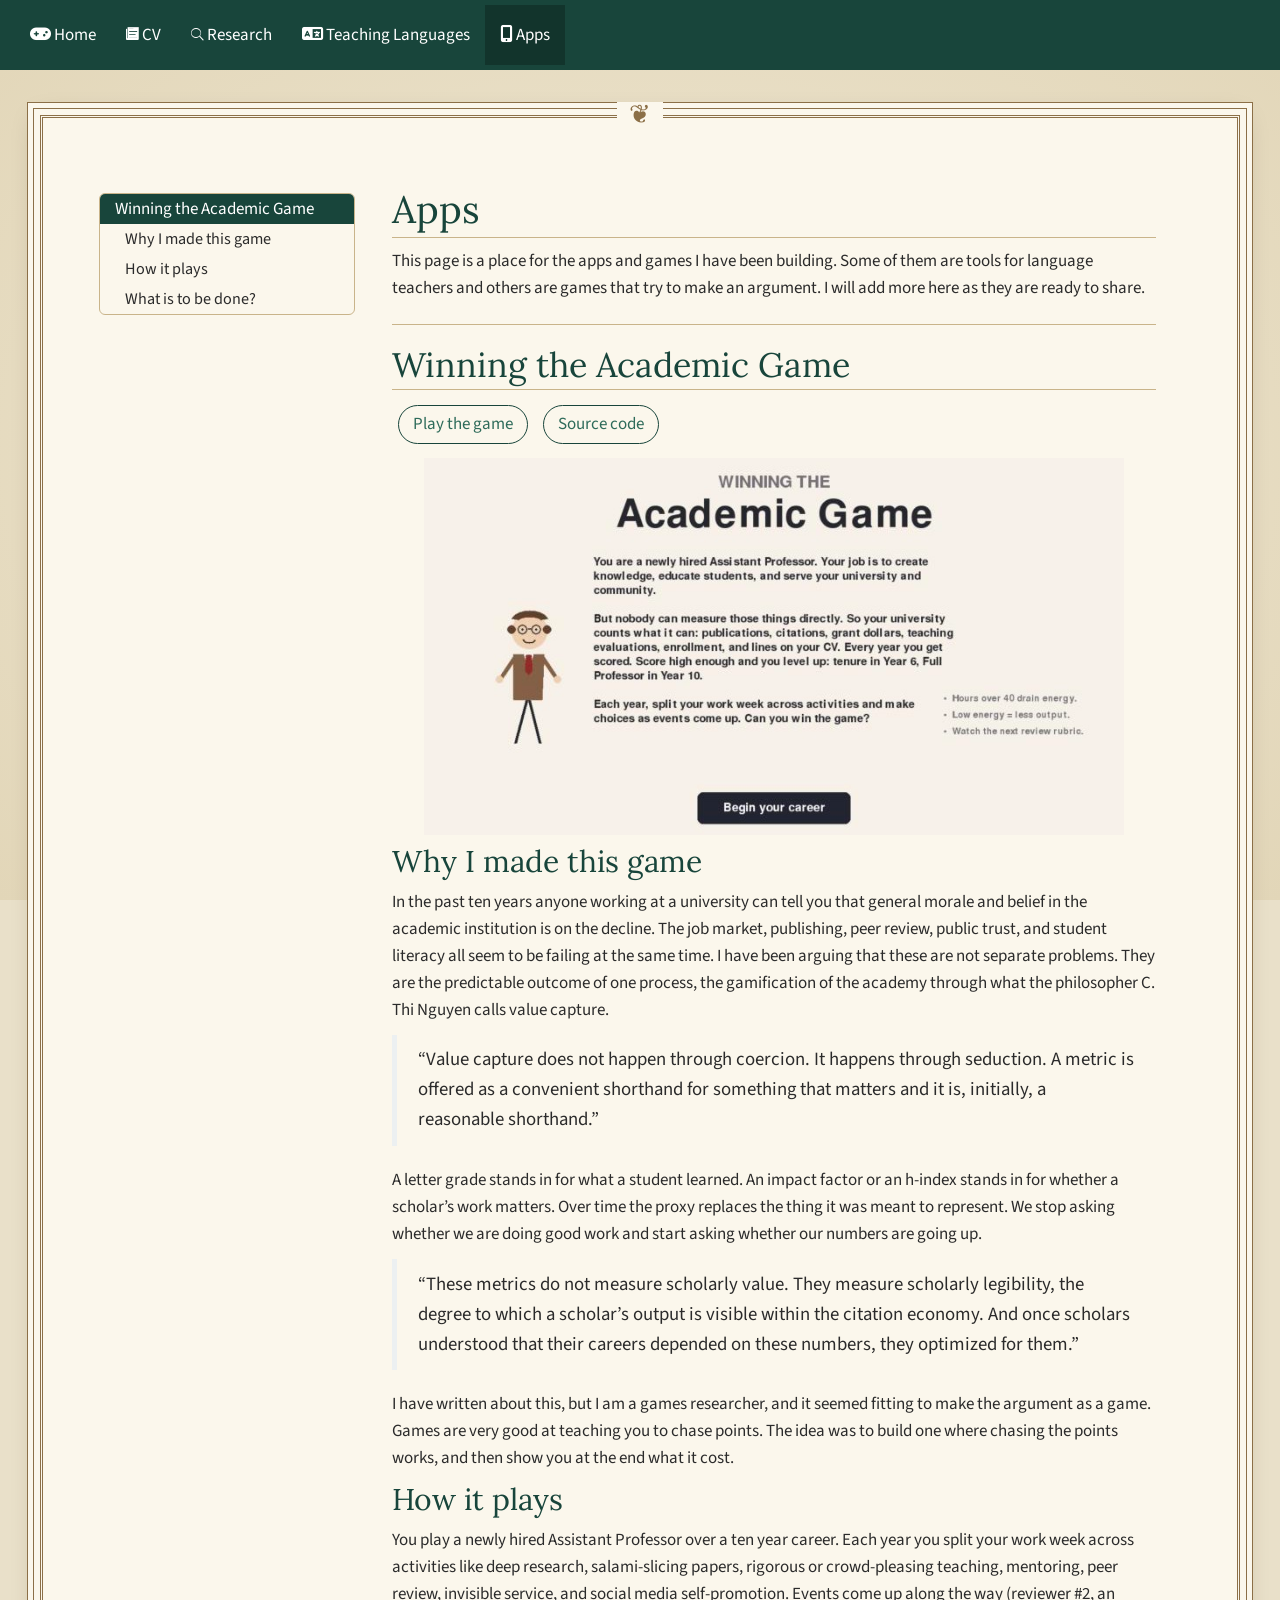
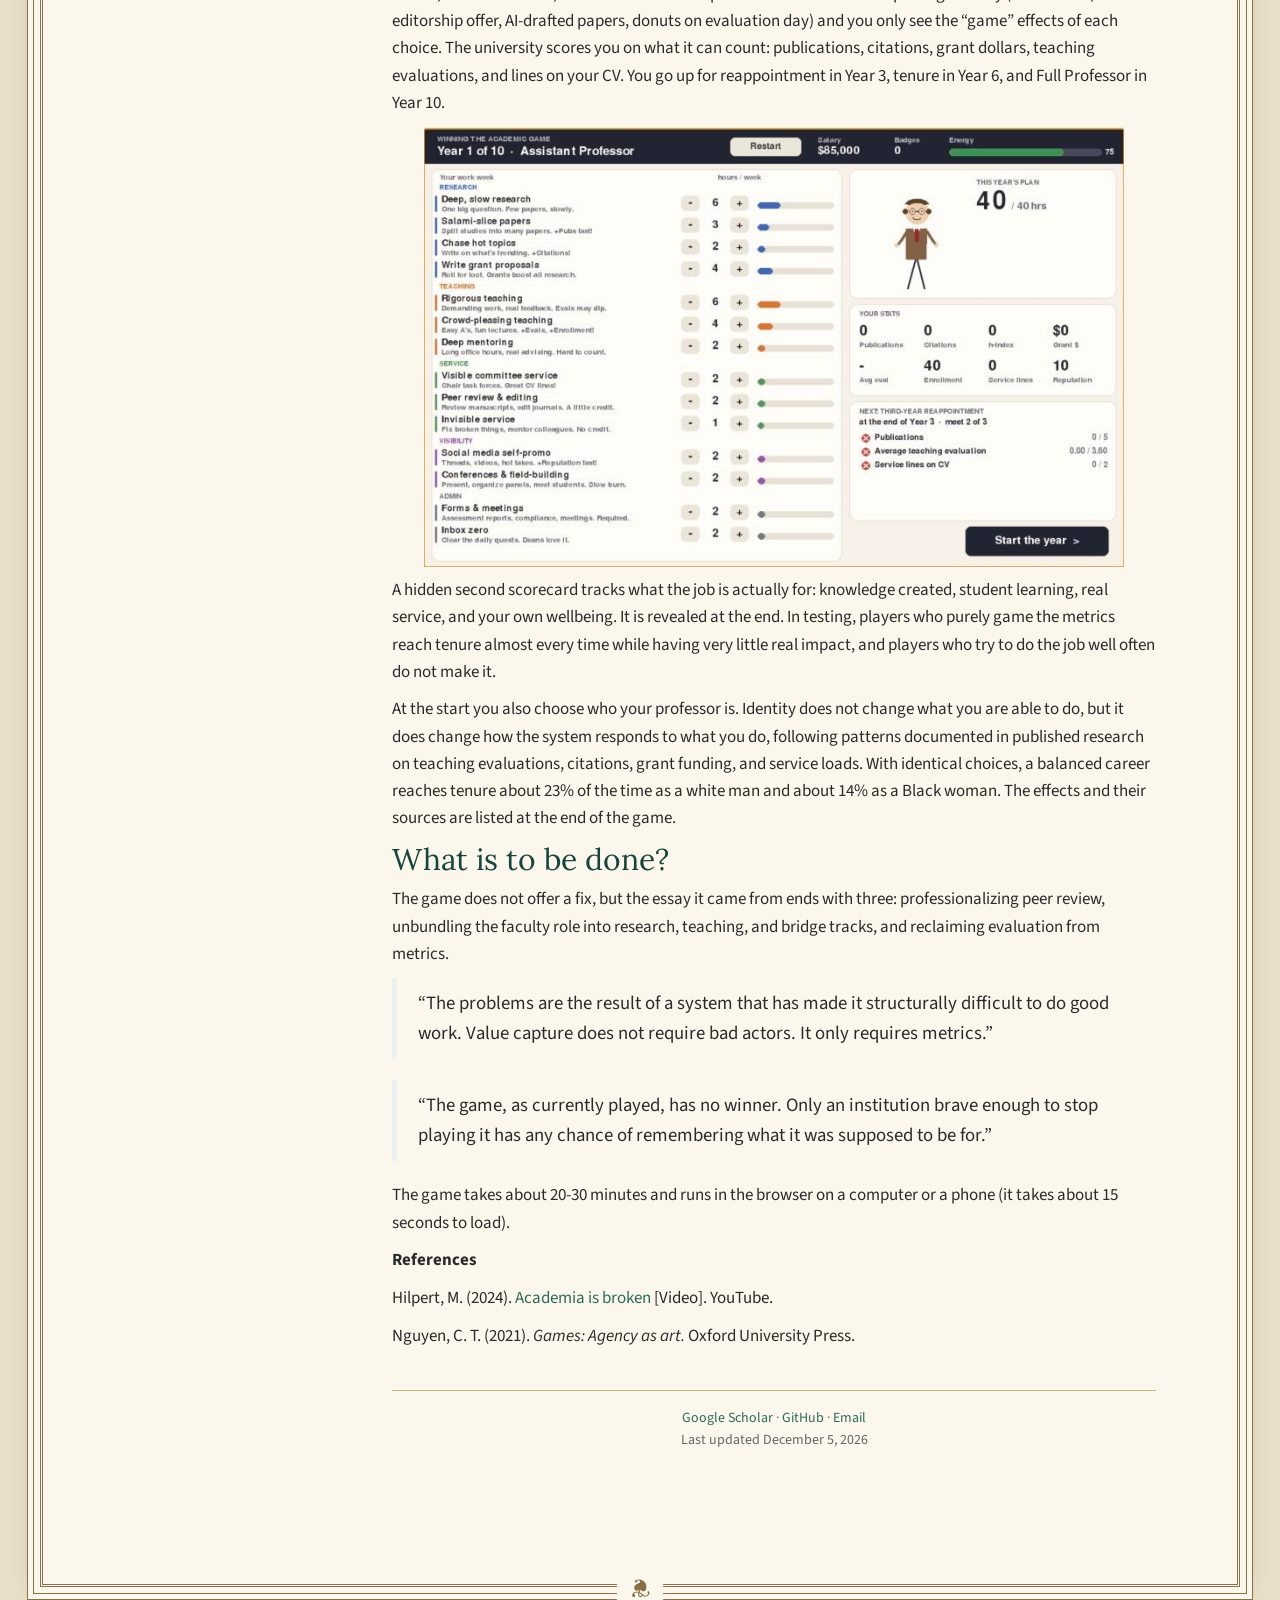
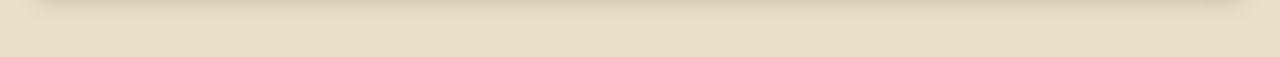
<file: apps.html>
<!DOCTYPE html>

<html>

<head>

<meta charset="utf-8" />
<meta name="generator" content="pandoc" />
<meta http-equiv="X-UA-Compatible" content="IE=EDGE" />




<title>Fred Poole | Apps</title>

<script src="site_libs/header-attrs-2.29/header-attrs.js"></script>
<script src="site_libs/jquery-3.6.0/jquery-3.6.0.min.js"></script>
<meta name="viewport" content="width=device-width, initial-scale=1" />
<link href="site_libs/bootstrap-3.3.5/css/flatly.min.css" rel="stylesheet" />
<script src="site_libs/bootstrap-3.3.5/js/bootstrap.min.js"></script>
<script src="site_libs/bootstrap-3.3.5/shim/html5shiv.min.js"></script>
<script src="site_libs/bootstrap-3.3.5/shim/respond.min.js"></script>
<style>h1 {font-size: 34px;}
       h1.title {font-size: 38px;}
       h2 {font-size: 30px;}
       h3 {font-size: 24px;}
       h4 {font-size: 18px;}
       h5 {font-size: 16px;}
       h6 {font-size: 12px;}
       code {color: inherit; background-color: rgba(0, 0, 0, 0.04);}
       pre:not([class]) { background-color: white }</style>
<script src="site_libs/jqueryui-1.13.2/jquery-ui.min.js"></script>
<link href="site_libs/tocify-1.9.1/jquery.tocify.css" rel="stylesheet" />
<script src="site_libs/tocify-1.9.1/jquery.tocify.js"></script>
<script src="site_libs/navigation-1.1/tabsets.js"></script>
<link href="site_libs/highlightjs-9.12.0/default.css" rel="stylesheet" />
<script src="site_libs/highlightjs-9.12.0/highlight.js"></script>
<link href="site_libs/font-awesome-6.5.2/css/all.min.css" rel="stylesheet" />
<link href="site_libs/font-awesome-6.5.2/css/v4-shims.min.css" rel="stylesheet" />
<link href="site_libs/ionicons-2.0.1/css/ionicons.min.css" rel="stylesheet" />
<link rel="preconnect" href="https://fonts.googleapis.com">
<link rel="preconnect" href="https://fonts.gstatic.com" crossorigin>
<link href="https://fonts.googleapis.com/css2?family=Lora:wght@500;600&family=Source+Sans+3:ital,wght@0,400;0,600;1,400&display=swap" rel="stylesheet">

<style type="text/css">
  code{white-space: pre-wrap;}
  span.smallcaps{font-variant: small-caps;}
  span.underline{text-decoration: underline;}
  div.column{display: inline-block; vertical-align: top; width: 50%;}
  div.hanging-indent{margin-left: 1.5em; text-indent: -1.5em;}
  ul.task-list{list-style: none;}
    </style>

<style type="text/css">code{white-space: pre;}</style>
<script type="text/javascript">
if (window.hljs) {
  hljs.configure({languages: []});
  hljs.initHighlightingOnLoad();
  if (document.readyState && document.readyState === "complete") {
    window.setTimeout(function() { hljs.initHighlighting(); }, 0);
  }
}
</script>






<link rel="stylesheet" href="custom.css" type="text/css" />



<style type = "text/css">
.main-container {
  max-width: 940px;
  margin-left: auto;
  margin-right: auto;
}
img {
  max-width:100%;
}
.tabbed-pane {
  padding-top: 12px;
}
.html-widget {
  margin-bottom: 20px;
}
button.code-folding-btn:focus {
  outline: none;
}
summary {
  display: list-item;
}
details > summary > p:only-child {
  display: inline;
}
pre code {
  padding: 0;
}
</style>


<style type="text/css">
.dropdown-submenu {
  position: relative;
}
.dropdown-submenu>.dropdown-menu {
  top: 0;
  left: 100%;
  margin-top: -6px;
  margin-left: -1px;
  border-radius: 0 6px 6px 6px;
}
.dropdown-submenu:hover>.dropdown-menu {
  display: block;
}
.dropdown-submenu>a:after {
  display: block;
  content: " ";
  float: right;
  width: 0;
  height: 0;
  border-color: transparent;
  border-style: solid;
  border-width: 5px 0 5px 5px;
  border-left-color: #cccccc;
  margin-top: 5px;
  margin-right: -10px;
}
.dropdown-submenu:hover>a:after {
  border-left-color: #adb5bd;
}
.dropdown-submenu.pull-left {
  float: none;
}
.dropdown-submenu.pull-left>.dropdown-menu {
  left: -100%;
  margin-left: 10px;
  border-radius: 6px 0 6px 6px;
}
</style>

<script type="text/javascript">
// manage active state of menu based on current page
$(document).ready(function () {
  // active menu anchor
  href = window.location.pathname
  href = href.substr(href.lastIndexOf('/') + 1)
  if (href === "")
    href = "index.html";
  var menuAnchor = $('a[href="' + href + '"]');

  // mark the anchor link active (and if it's in a dropdown, also mark that active)
  var dropdown = menuAnchor.closest('li.dropdown');
  if (window.bootstrap) { // Bootstrap 4+
    menuAnchor.addClass('active');
    dropdown.find('> .dropdown-toggle').addClass('active');
  } else { // Bootstrap 3
    menuAnchor.parent().addClass('active');
    dropdown.addClass('active');
  }

  // Navbar adjustments
  var navHeight = $(".navbar").first().height() + 15;
  var style = document.createElement('style');
  var pt = "padding-top: " + navHeight + "px; ";
  var mt = "margin-top: -" + navHeight + "px; ";
  var css = "";
  // offset scroll position for anchor links (for fixed navbar)
  for (var i = 1; i <= 6; i++) {
    css += ".section h" + i + "{ " + pt + mt + "}\n";
  }
  style.innerHTML = "body {" + pt + "padding-bottom: 40px; }\n" + css;
  document.head.appendChild(style);
});
</script>

<!-- tabsets -->

<style type="text/css">
.tabset-dropdown > .nav-tabs {
  display: inline-table;
  max-height: 500px;
  min-height: 44px;
  overflow-y: auto;
  border: 1px solid #ddd;
  border-radius: 4px;
}

.tabset-dropdown > .nav-tabs > li.active:before, .tabset-dropdown > .nav-tabs.nav-tabs-open:before {
  content: "\e259";
  font-family: 'Glyphicons Halflings';
  display: inline-block;
  padding: 10px;
  border-right: 1px solid #ddd;
}

.tabset-dropdown > .nav-tabs.nav-tabs-open > li.active:before {
  content: "\e258";
  font-family: 'Glyphicons Halflings';
  border: none;
}

.tabset-dropdown > .nav-tabs > li.active {
  display: block;
}

.tabset-dropdown > .nav-tabs > li > a,
.tabset-dropdown > .nav-tabs > li > a:focus,
.tabset-dropdown > .nav-tabs > li > a:hover {
  border: none;
  display: inline-block;
  border-radius: 4px;
  background-color: transparent;
}

.tabset-dropdown > .nav-tabs.nav-tabs-open > li {
  display: block;
  float: none;
}

.tabset-dropdown > .nav-tabs > li {
  display: none;
}
</style>

<!-- code folding -->



<style type="text/css">

#TOC {
  margin: 25px 0px 20px 0px;
}
@media (max-width: 768px) {
#TOC {
  position: relative;
  width: 100%;
}
}

@media print {
.toc-content {
  /* see https://github.com/w3c/csswg-drafts/issues/4434 */
  float: right;
}
}

.toc-content {
  padding-left: 30px;
  padding-right: 40px;
}

div.main-container {
  max-width: 1200px;
}

div.tocify {
  width: 20%;
  max-width: 260px;
  max-height: 85%;
}

@media (min-width: 768px) and (max-width: 991px) {
  div.tocify {
    width: 25%;
  }
}

@media (max-width: 767px) {
  div.tocify {
    width: 100%;
    max-width: none;
  }
}

.tocify ul, .tocify li {
  line-height: 20px;
}

.tocify-subheader .tocify-item {
  font-size: 0.90em;
}

.tocify .list-group-item {
  border-radius: 0px;
}

.tocify-subheader {
  display: inline;
}
.tocify-subheader .tocify-item {
  font-size: 0.95em;
}

</style>



</head>

<body>


<div class="container-fluid main-container">


<!-- setup 3col/9col grid for toc_float and main content  -->
<div class="row">
<div class="col-xs-12 col-sm-4 col-md-3">
<div id="TOC" class="tocify">
</div>
</div>

<div class="toc-content col-xs-12 col-sm-8 col-md-9">




<div class="navbar navbar-default  navbar-fixed-top" role="navigation">
  <div class="container">
    <div class="navbar-header">
      <button type="button" class="navbar-toggle collapsed" data-toggle="collapse" data-bs-toggle="collapse" data-target="#navbar" data-bs-target="#navbar">
        <span class="icon-bar"></span>
        <span class="icon-bar"></span>
        <span class="icon-bar"></span>
      </button>
      <a class="navbar-brand" href="index.html"></a>
    </div>
    <div id="navbar" class="navbar-collapse collapse">
      <ul class="nav navbar-nav">
        <li>
  <a href="index.html">
    <span class="fa fa-gamepad"></span>
     
    Home
  </a>
</li>
<li>
  <a href="cv.html">
    <span class="ion ion-ios-paper"></span>
     
    CV
  </a>
</li>
<li>
  <a href="research.html">
    <span class="ion ion-ios-search"></span>
     
    Research
  </a>
</li>
<li>
  <a href="teachLang.html">
    <span class="fa fa-language"></span>
     
    Teaching Languages
  </a>
</li>
<li>
  <a href="apps.html">
    <span class="fa fa-mobile"></span>
     
    Apps
  </a>
</li>
      </ul>
      <ul class="nav navbar-nav navbar-right">
        
      </ul>
    </div><!--/.nav-collapse -->
  </div><!--/.container -->
</div><!--/.navbar -->

<div id="header">



<h1 class="title toc-ignore">Apps</h1>

</div>


<p>This page is a place for the apps and games I have been building.
Some of them are tools for language teachers and others are games that
try to make an argument. I will add more here as they are ready to
share.</p>
<hr>
<div id="winning-the-academic-game" class="section level1">
<h1>Winning the Academic Game</h1>
<div class="home-links" style="justify-content:flex-start">
<p><a href="https://fredpoole.github.io/academic-game/" target="_blank">Play
the game</a>
<a href="https://github.com/fredpoole/academic-game" target="_blank">Source
code</a></p>
</div>
<p><img src="images/academicGameTitle.jpg" width="700px" style="display: block; margin: auto;" /></p>
<div id="why-i-made-this-game" class="section level2">
<h2>Why I made this game</h2>
<p>In the past ten years anyone working at a university can tell you
that general morale and belief in the academic institution is on the
decline. The job market, publishing, peer review, public trust, and
student literacy all seem to be failing at the same time. I have been
arguing that these are not separate problems. They are the predictable
outcome of one process, the gamification of the academy through what the
philosopher C. Thi Nguyen calls value capture.</p>
<blockquote>
<p>“Value capture does not happen through coercion. It happens through
seduction. A metric is offered as a convenient shorthand for something
that matters and it is, initially, a reasonable shorthand.”</p>
</blockquote>
<p>A letter grade stands in for what a student learned. An impact factor
or an h-index stands in for whether a scholar’s work matters. Over time
the proxy replaces the thing it was meant to represent. We stop asking
whether we are doing good work and start asking whether our numbers are
going up.</p>
<blockquote>
<p>“These metrics do not measure scholarly value. They measure scholarly
legibility, the degree to which a scholar’s output is visible within the
citation economy. And once scholars understood that their careers
depended on these numbers, they optimized for them.”</p>
</blockquote>
<p>I have written about this, but I am a games researcher, and it seemed
fitting to make the argument as a game. Games are very good at teaching
you to chase points. The idea was to build one where chasing the points
works, and then show you at the end what it cost.</p>
</div>
<div id="how-it-plays" class="section level2">
<h2>How it plays</h2>
<p>You play a newly hired Assistant Professor over a ten year career.
Each year you split your work week across activities like deep research,
salami-slicing papers, rigorous or crowd-pleasing teaching, mentoring,
peer review, invisible service, and social media self-promotion. Events
come up along the way (reviewer #2, an editorship offer, AI-drafted
papers, donuts on evaluation day) and you only see the “game” effects of
each choice. The university scores you on what it can count:
publications, citations, grant dollars, teaching evaluations, and lines
on your CV. You go up for reappointment in Year 3, tenure in Year 6, and
Full Professor in Year 10.</p>
<p><img src="images/academicGamePlan.jpg" width="700px" style="display: block; margin: auto;" /></p>
<p>A hidden second scorecard tracks what the job is actually for:
knowledge created, student learning, real service, and your own
wellbeing. It is revealed at the end. In testing, players who purely
game the metrics reach tenure almost every time while having very little
real impact, and players who try to do the job well often do not make
it.</p>
<p>At the start you also choose who your professor is. Identity does not
change what you are able to do, but it does change how the system
responds to what you do, following patterns documented in published
research on teaching evaluations, citations, grant funding, and service
loads. With identical choices, a balanced career reaches tenure about
23% of the time as a white man and about 14% as a Black woman. The
effects and their sources are listed at the end of the game.</p>
</div>
<div id="what-is-to-be-done" class="section level2">
<h2>What is to be done?</h2>
<p>The game does not offer a fix, but the essay it came from ends with
three: professionalizing peer review, unbundling the faculty role into
research, teaching, and bridge tracks, and reclaiming evaluation from
metrics.</p>
<blockquote>
<p>“The problems are the result of a system that has made it
structurally difficult to do good work. Value capture does not require
bad actors. It only requires metrics.”</p>
</blockquote>
<blockquote>
<p>“The game, as currently played, has no winner. Only an institution
brave enough to stop playing it has any chance of remembering what it
was supposed to be for.”</p>
</blockquote>
<p>The game takes about 20-30 minutes and runs in the browser on a
computer or a phone (it takes about 15 seconds to load).</p>
<p><b>References</b></p>
<p>Hilpert, M. (2024).
<a href="https://youtu.be/eKlEeKC8qLk" target="_blank">Academia is
broken</a> [Video]. YouTube.</p>
<p>Nguyen, C. T. (2021). <i>Games: Agency as art.</i> Oxford University
Press.</p>
</div>
</div>

<div class="site-footer">
  <a href="https://scholar.google.com/citations?user=7KNV6UYAAAAJ&hl=en">Google Scholar</a> ·
  <a href="https://github.com/fredpoole">GitHub</a> ·
  <a href="mailto:frdbrick@gmail.com">Email</a>
  <br>
  <span id="last-modified"></span>
  <script>document.getElementById("last-modified").textContent = "Last updated " + new Date(document.lastModified).toLocaleDateString("en-US", {year: "numeric", month: "long", day: "numeric"});</script>
</div>


</div>
</div>

</div>

<script>

// add bootstrap table styles to pandoc tables
function bootstrapStylePandocTables() {
  $('tr.odd').parent('tbody').parent('table').addClass('table table-condensed');
}
$(document).ready(function () {
  bootstrapStylePandocTables();
});


</script>

<!-- tabsets -->

<script>
$(document).ready(function () {
  window.buildTabsets("TOC");
});

$(document).ready(function () {
  $('.tabset-dropdown > .nav-tabs > li').click(function () {
    $(this).parent().toggleClass('nav-tabs-open');
  });
});
</script>

<!-- code folding -->

<script>
$(document).ready(function ()  {

    // temporarily add toc-ignore selector to headers for the consistency with Pandoc
    $('.unlisted.unnumbered').addClass('toc-ignore')

    // move toc-ignore selectors from section div to header
    $('div.section.toc-ignore')
        .removeClass('toc-ignore')
        .children('h1,h2,h3,h4,h5').addClass('toc-ignore');

    // establish options
    var options = {
      selectors: "h1,h2",
      theme: "bootstrap3",
      context: '.toc-content',
      hashGenerator: function (text) {
        return text.replace(/[.\\/?&!#<>]/g, '').replace(/\s/g, '_');
      },
      ignoreSelector: ".toc-ignore",
      scrollTo: 0
    };
    options.showAndHide = false;
    options.smoothScroll = false;

    // tocify
    var toc = $("#TOC").tocify(options).data("toc-tocify");
});
</script>

<!-- dynamically load mathjax for compatibility with self-contained -->
<script>
  (function () {
    var script = document.createElement("script");
    script.type = "text/javascript";
    script.src  = "https://mathjax.rstudio.com/latest/MathJax.js?config=TeX-AMS-MML_HTMLorMML";
    document.getElementsByTagName("head")[0].appendChild(script);
  })();
</script>

</body>
</html>
</file>
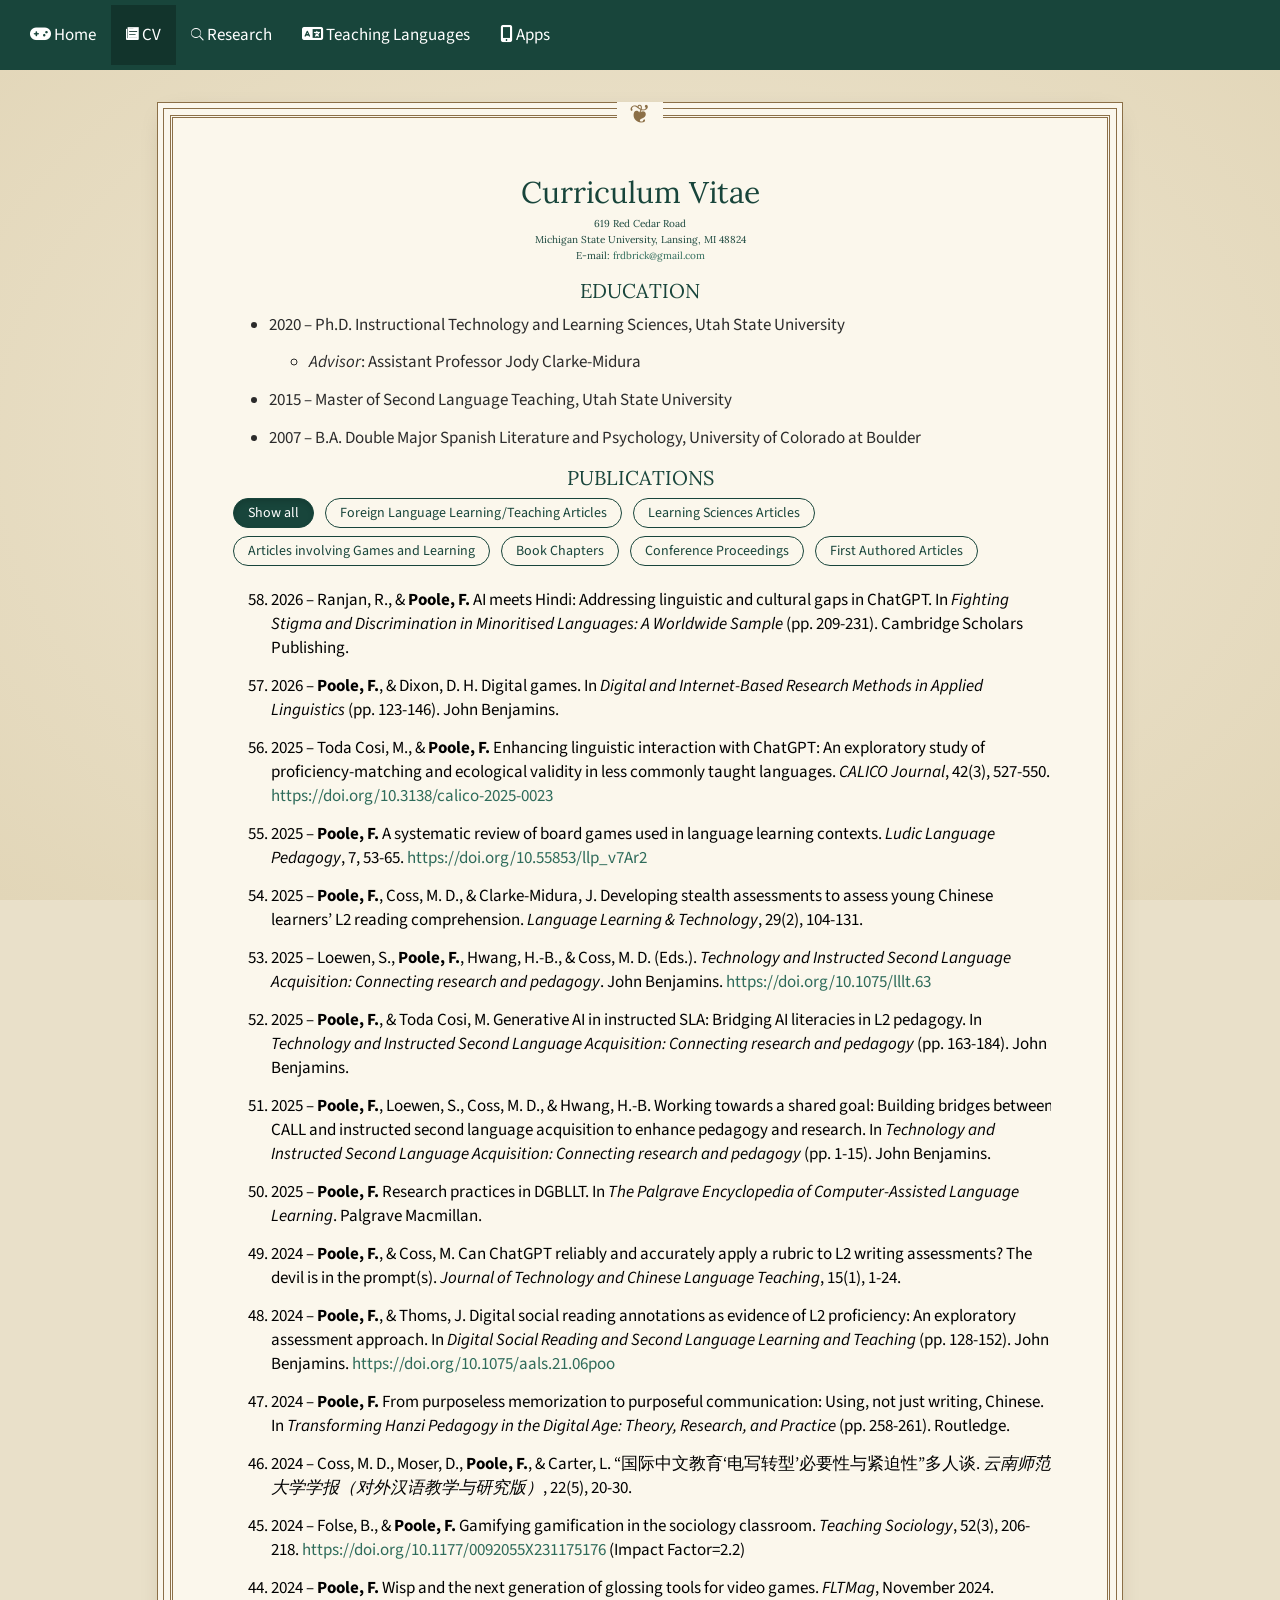
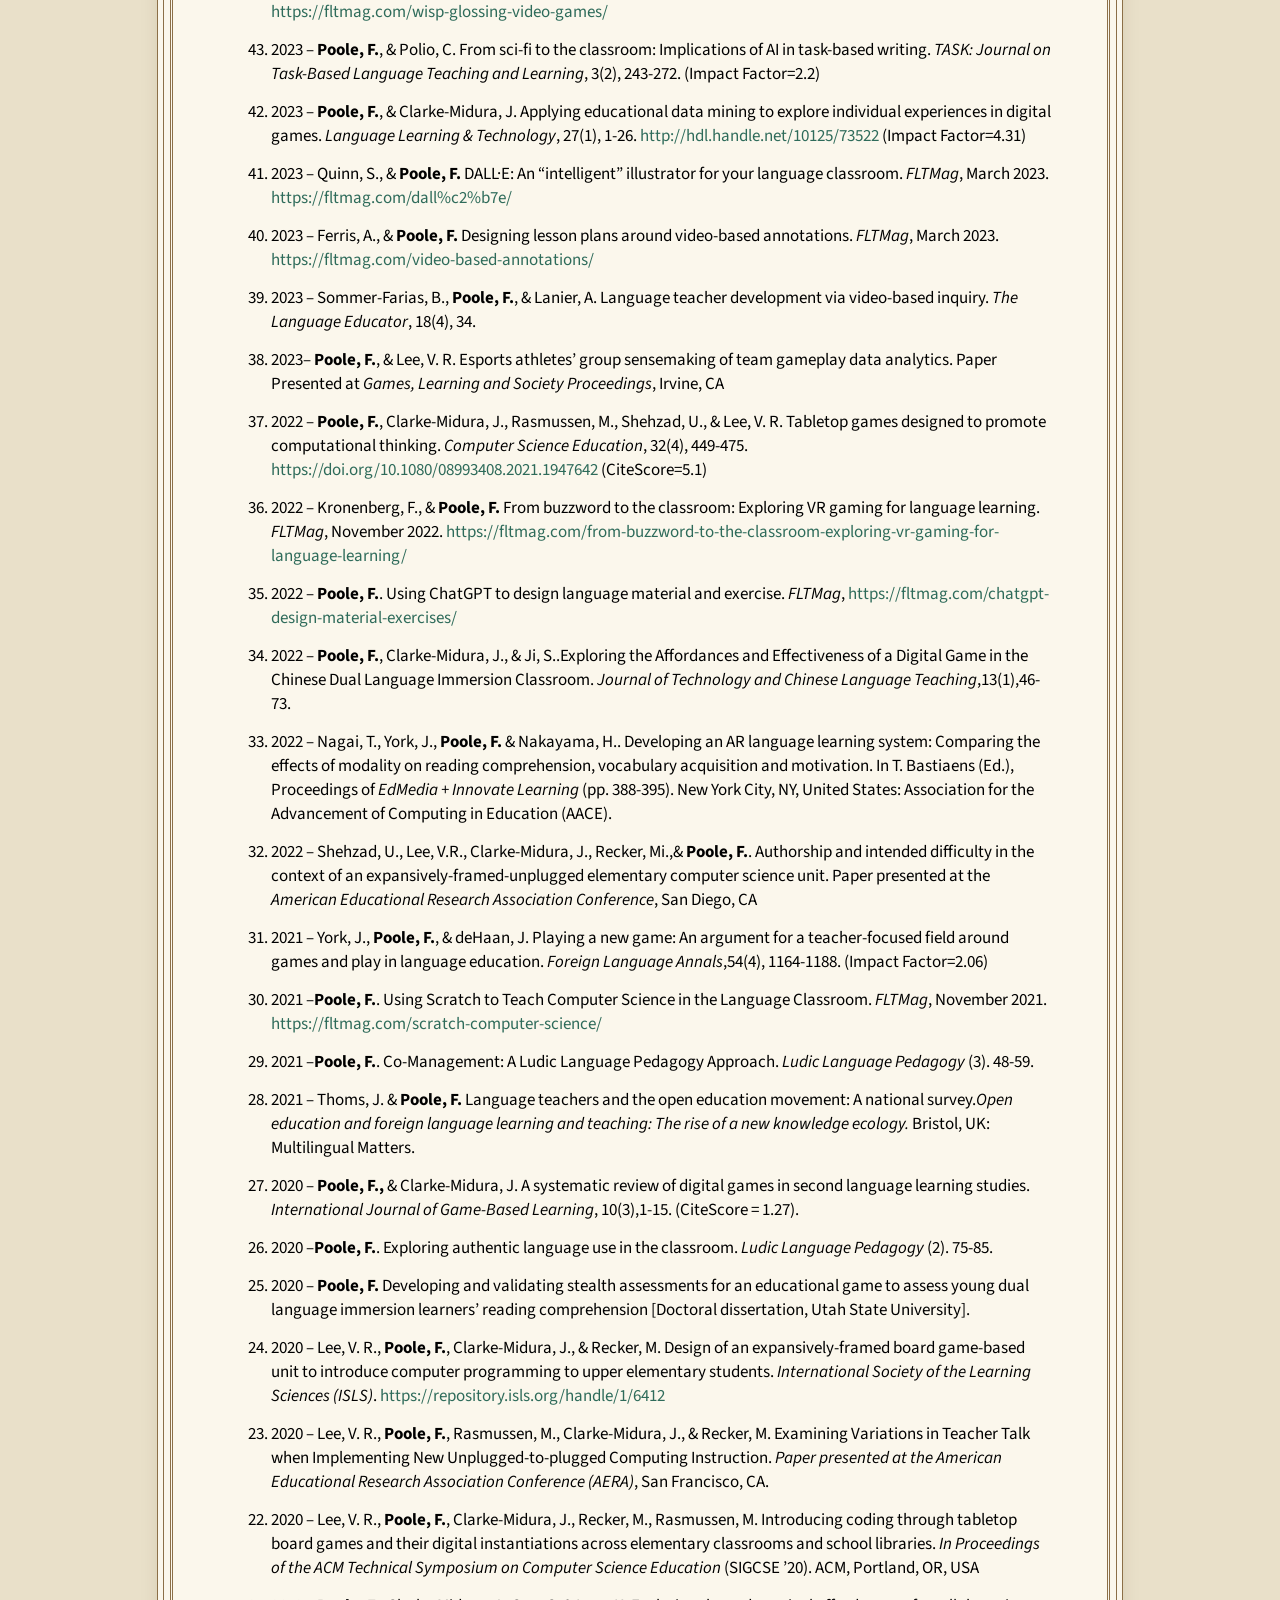
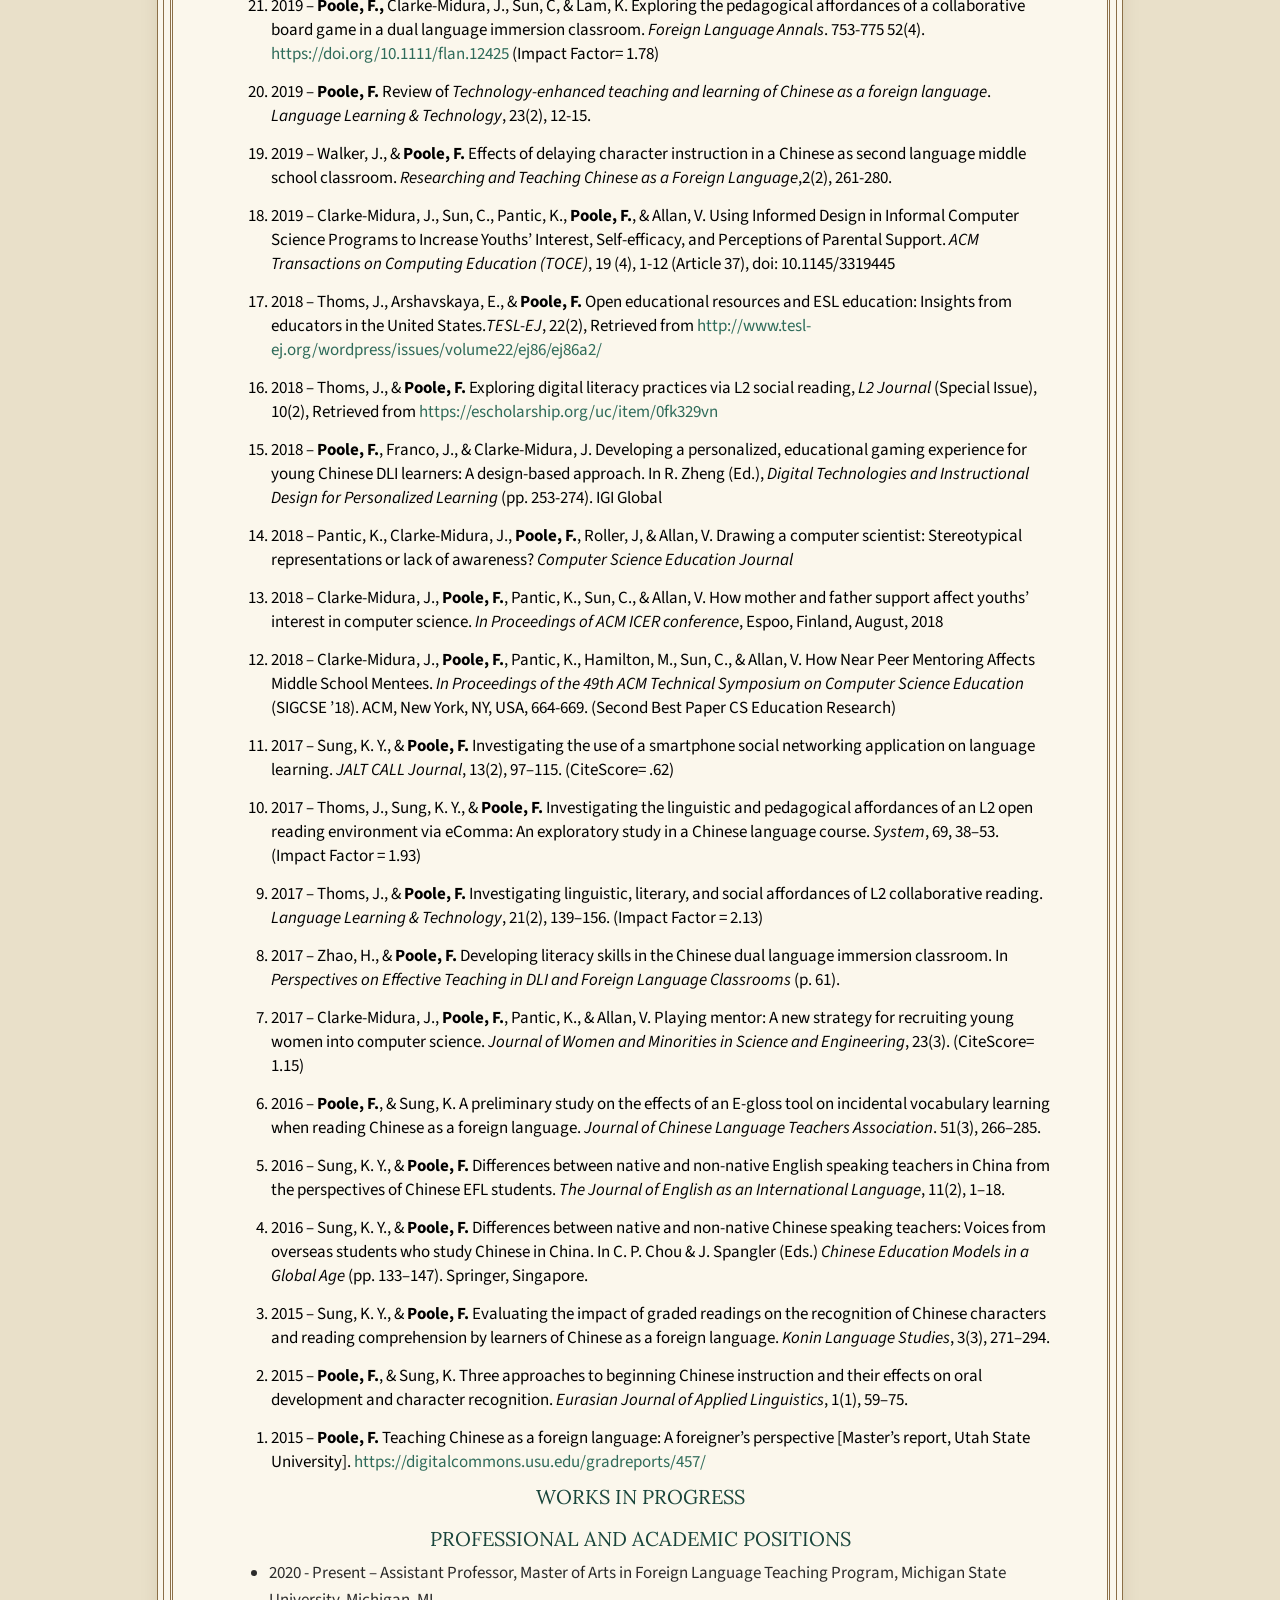
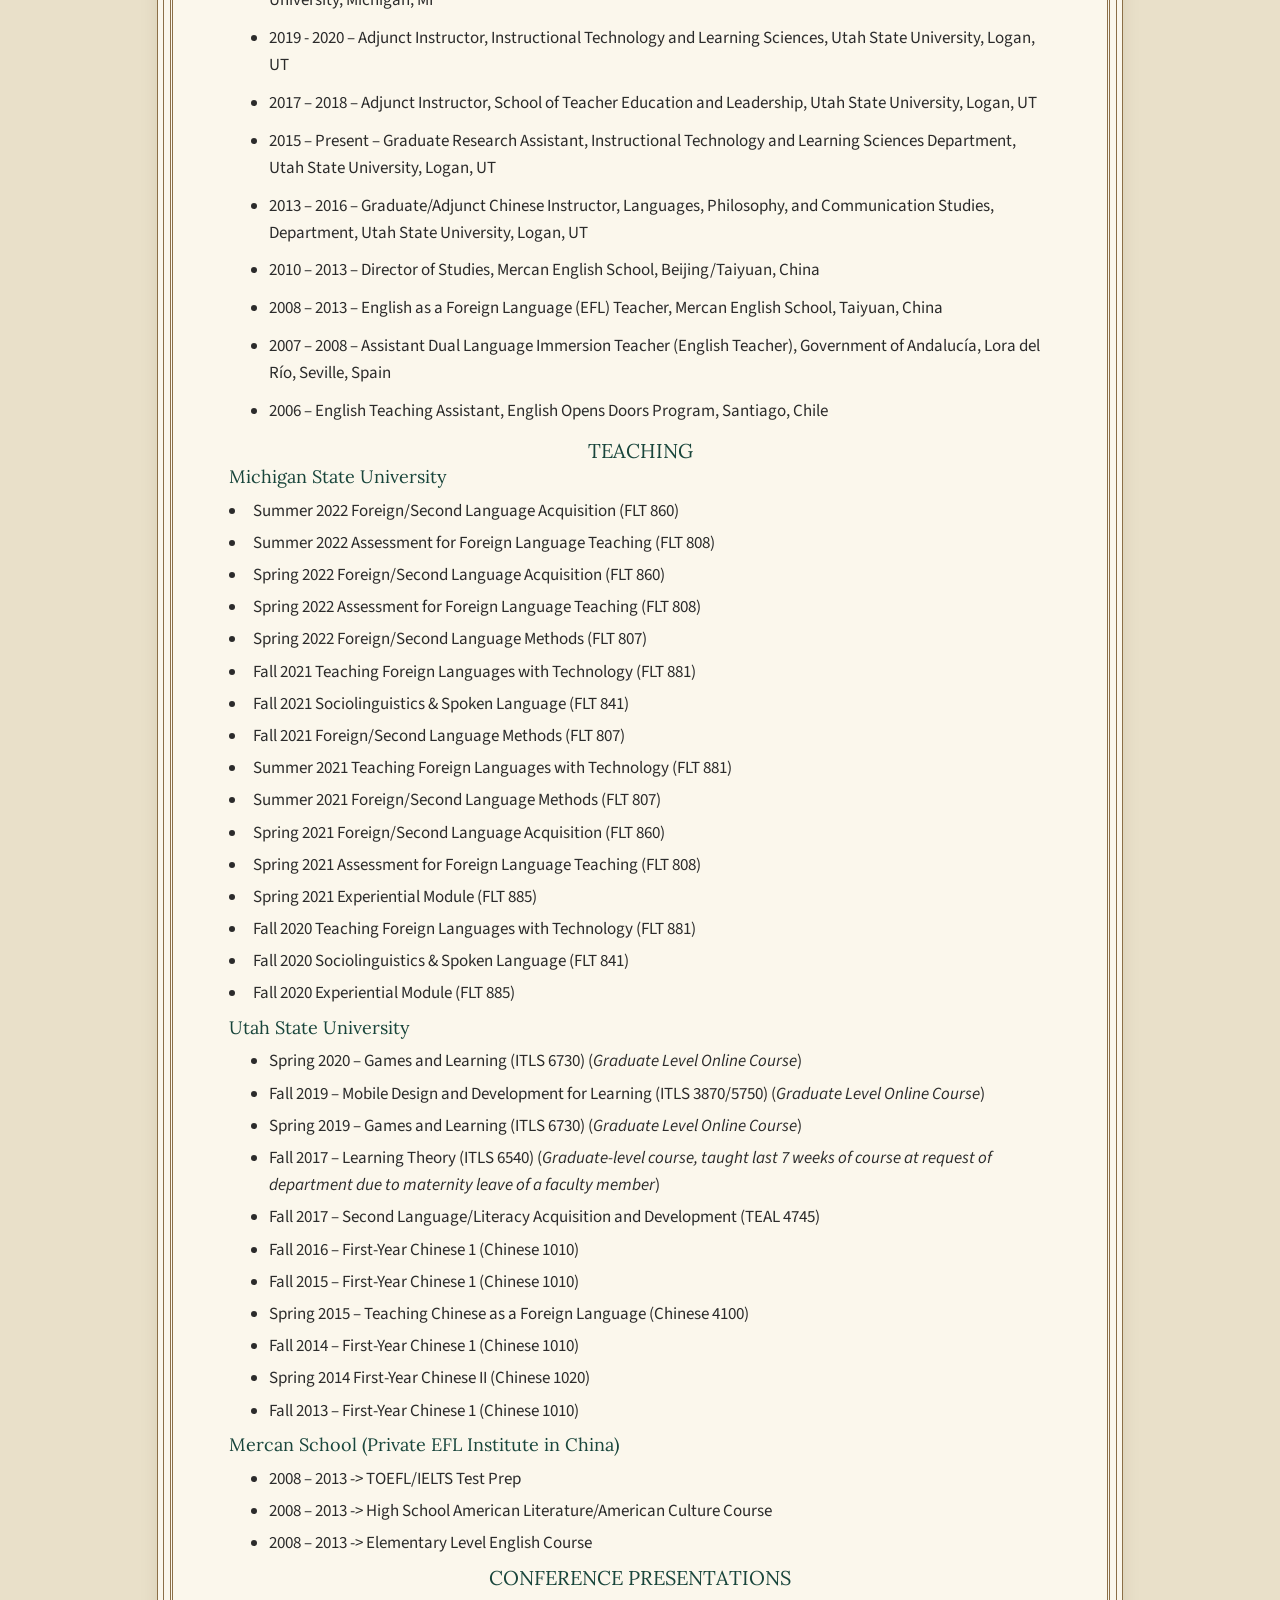
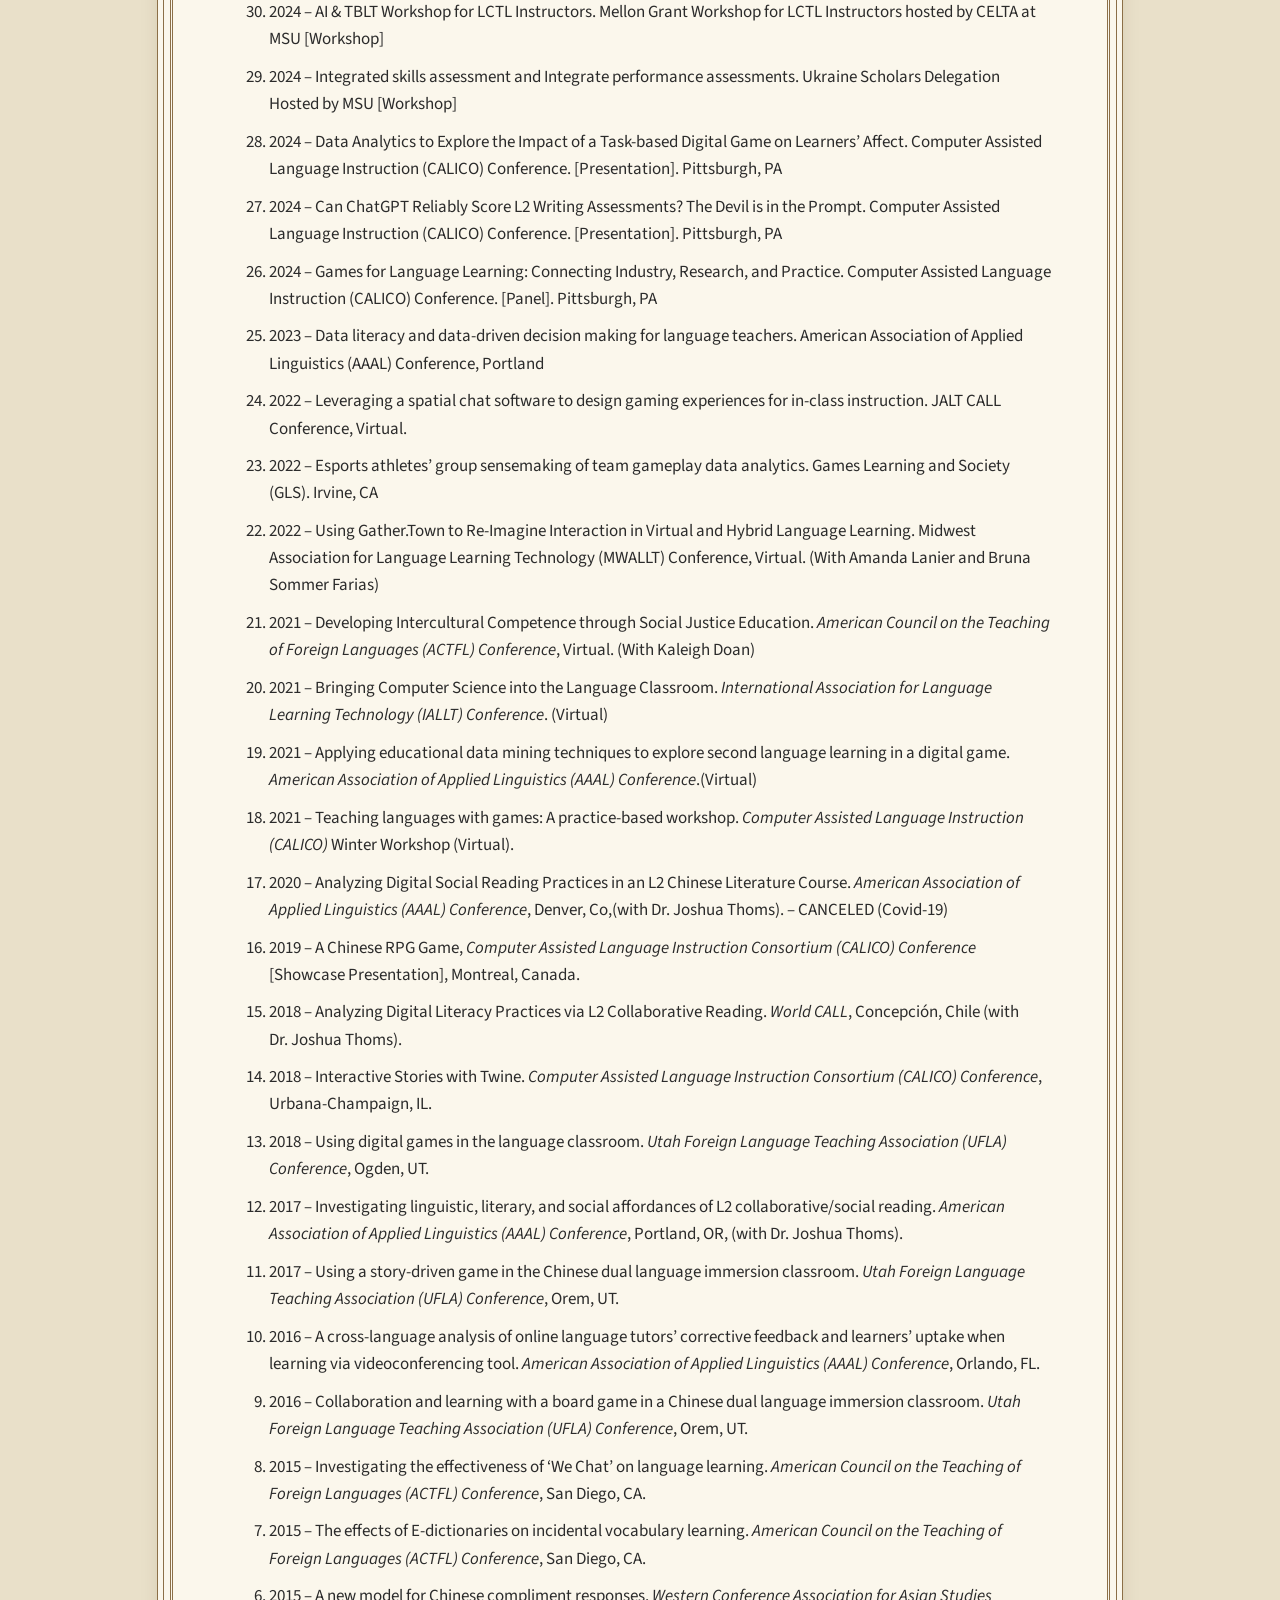
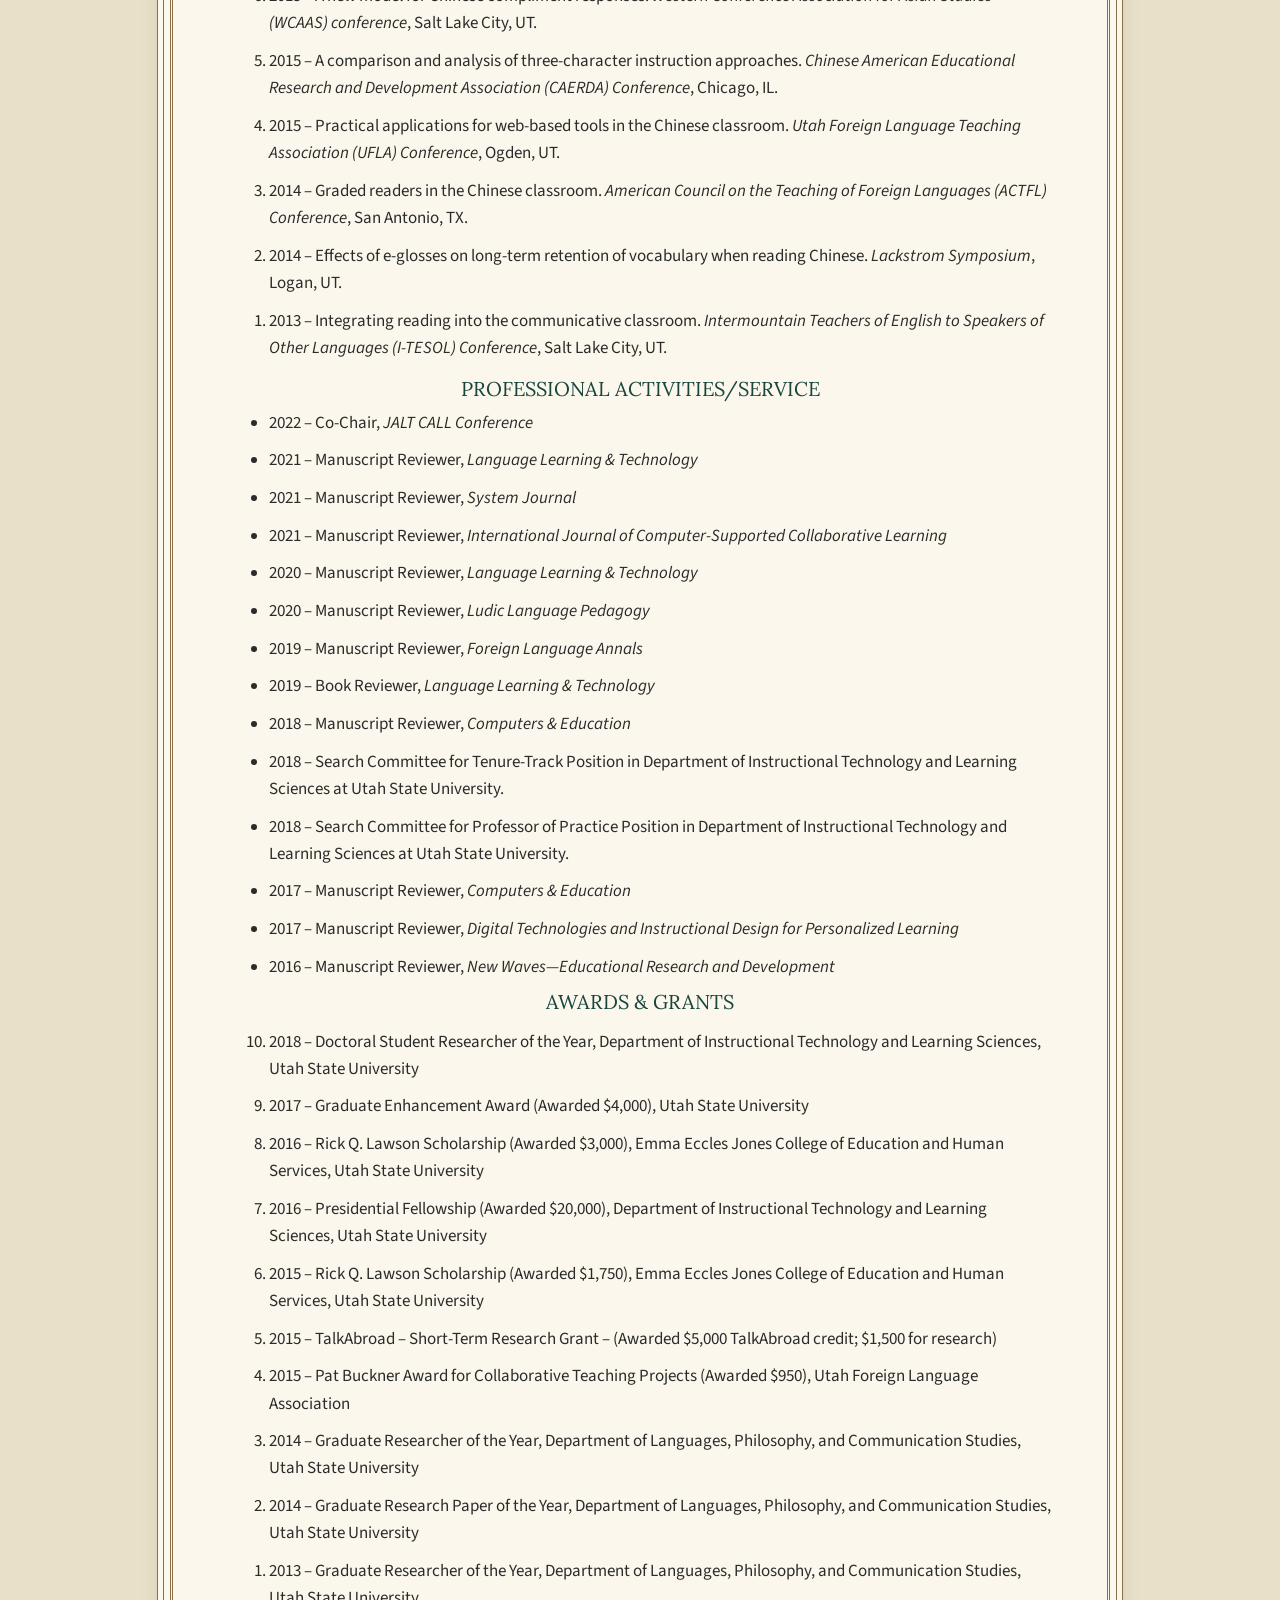
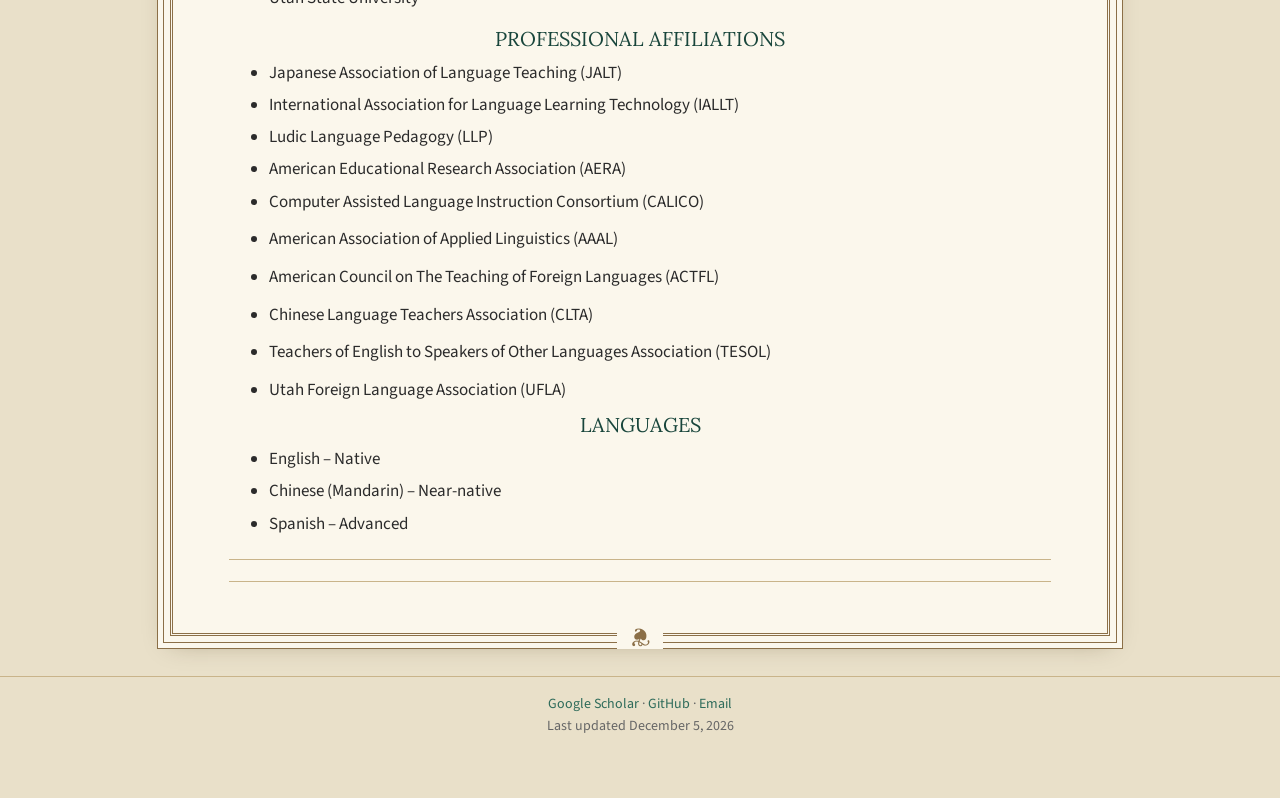
<file: cv.html>
<!DOCTYPE html>

<html>

<head>

<meta charset="utf-8" />
<meta name="generator" content="pandoc" />
<meta http-equiv="X-UA-Compatible" content="IE=EDGE" />




<title>Fred Poole | CV</title>

<script src="site_libs/header-attrs-2.29/header-attrs.js"></script>
<script src="site_libs/jquery-3.6.0/jquery-3.6.0.min.js"></script>
<meta name="viewport" content="width=device-width, initial-scale=1" />
<link href="site_libs/bootstrap-3.3.5/css/flatly.min.css" rel="stylesheet" />
<script src="site_libs/bootstrap-3.3.5/js/bootstrap.min.js"></script>
<script src="site_libs/bootstrap-3.3.5/shim/html5shiv.min.js"></script>
<script src="site_libs/bootstrap-3.3.5/shim/respond.min.js"></script>
<style>h1 {font-size: 34px;}
       h1.title {font-size: 38px;}
       h2 {font-size: 30px;}
       h3 {font-size: 24px;}
       h4 {font-size: 18px;}
       h5 {font-size: 16px;}
       h6 {font-size: 12px;}
       code {color: inherit; background-color: rgba(0, 0, 0, 0.04);}
       pre:not([class]) { background-color: white }</style>
<script src="site_libs/navigation-1.1/tabsets.js"></script>
<link href="site_libs/highlightjs-9.12.0/default.css" rel="stylesheet" />
<script src="site_libs/highlightjs-9.12.0/highlight.js"></script>
<link href="site_libs/font-awesome-6.5.2/css/all.min.css" rel="stylesheet" />
<link href="site_libs/font-awesome-6.5.2/css/v4-shims.min.css" rel="stylesheet" />
<link href="site_libs/ionicons-2.0.1/css/ionicons.min.css" rel="stylesheet" />
<link rel="preconnect" href="https://fonts.googleapis.com">
<link rel="preconnect" href="https://fonts.gstatic.com" crossorigin>
<link href="https://fonts.googleapis.com/css2?family=Lora:wght@500;600&family=Source+Sans+3:ital,wght@0,400;0,600;1,400&display=swap" rel="stylesheet">

<style type="text/css">
  code{white-space: pre-wrap;}
  span.smallcaps{font-variant: small-caps;}
  span.underline{text-decoration: underline;}
  div.column{display: inline-block; vertical-align: top; width: 50%;}
  div.hanging-indent{margin-left: 1.5em; text-indent: -1.5em;}
  ul.task-list{list-style: none;}
    </style>

<style type="text/css">code{white-space: pre;}</style>
<script type="text/javascript">
if (window.hljs) {
  hljs.configure({languages: []});
  hljs.initHighlightingOnLoad();
  if (document.readyState && document.readyState === "complete") {
    window.setTimeout(function() { hljs.initHighlighting(); }, 0);
  }
}
</script>






<link rel="stylesheet" href="custom.css" type="text/css" />



<style type = "text/css">
.main-container {
  max-width: 940px;
  margin-left: auto;
  margin-right: auto;
}
img {
  max-width:100%;
}
.tabbed-pane {
  padding-top: 12px;
}
.html-widget {
  margin-bottom: 20px;
}
button.code-folding-btn:focus {
  outline: none;
}
summary {
  display: list-item;
}
details > summary > p:only-child {
  display: inline;
}
pre code {
  padding: 0;
}
</style>


<style type="text/css">
.dropdown-submenu {
  position: relative;
}
.dropdown-submenu>.dropdown-menu {
  top: 0;
  left: 100%;
  margin-top: -6px;
  margin-left: -1px;
  border-radius: 0 6px 6px 6px;
}
.dropdown-submenu:hover>.dropdown-menu {
  display: block;
}
.dropdown-submenu>a:after {
  display: block;
  content: " ";
  float: right;
  width: 0;
  height: 0;
  border-color: transparent;
  border-style: solid;
  border-width: 5px 0 5px 5px;
  border-left-color: #cccccc;
  margin-top: 5px;
  margin-right: -10px;
}
.dropdown-submenu:hover>a:after {
  border-left-color: #adb5bd;
}
.dropdown-submenu.pull-left {
  float: none;
}
.dropdown-submenu.pull-left>.dropdown-menu {
  left: -100%;
  margin-left: 10px;
  border-radius: 6px 0 6px 6px;
}
</style>

<script type="text/javascript">
// manage active state of menu based on current page
$(document).ready(function () {
  // active menu anchor
  href = window.location.pathname
  href = href.substr(href.lastIndexOf('/') + 1)
  if (href === "")
    href = "index.html";
  var menuAnchor = $('a[href="' + href + '"]');

  // mark the anchor link active (and if it's in a dropdown, also mark that active)
  var dropdown = menuAnchor.closest('li.dropdown');
  if (window.bootstrap) { // Bootstrap 4+
    menuAnchor.addClass('active');
    dropdown.find('> .dropdown-toggle').addClass('active');
  } else { // Bootstrap 3
    menuAnchor.parent().addClass('active');
    dropdown.addClass('active');
  }

  // Navbar adjustments
  var navHeight = $(".navbar").first().height() + 15;
  var style = document.createElement('style');
  var pt = "padding-top: " + navHeight + "px; ";
  var mt = "margin-top: -" + navHeight + "px; ";
  var css = "";
  // offset scroll position for anchor links (for fixed navbar)
  for (var i = 1; i <= 6; i++) {
    css += ".section h" + i + "{ " + pt + mt + "}\n";
  }
  style.innerHTML = "body {" + pt + "padding-bottom: 40px; }\n" + css;
  document.head.appendChild(style);
});
</script>

<!-- tabsets -->

<style type="text/css">
.tabset-dropdown > .nav-tabs {
  display: inline-table;
  max-height: 500px;
  min-height: 44px;
  overflow-y: auto;
  border: 1px solid #ddd;
  border-radius: 4px;
}

.tabset-dropdown > .nav-tabs > li.active:before, .tabset-dropdown > .nav-tabs.nav-tabs-open:before {
  content: "\e259";
  font-family: 'Glyphicons Halflings';
  display: inline-block;
  padding: 10px;
  border-right: 1px solid #ddd;
}

.tabset-dropdown > .nav-tabs.nav-tabs-open > li.active:before {
  content: "\e258";
  font-family: 'Glyphicons Halflings';
  border: none;
}

.tabset-dropdown > .nav-tabs > li.active {
  display: block;
}

.tabset-dropdown > .nav-tabs > li > a,
.tabset-dropdown > .nav-tabs > li > a:focus,
.tabset-dropdown > .nav-tabs > li > a:hover {
  border: none;
  display: inline-block;
  border-radius: 4px;
  background-color: transparent;
}

.tabset-dropdown > .nav-tabs.nav-tabs-open > li {
  display: block;
  float: none;
}

.tabset-dropdown > .nav-tabs > li {
  display: none;
}
</style>

<!-- code folding -->




</head>

<body>


<div class="container-fluid main-container">




<div class="navbar navbar-default  navbar-fixed-top" role="navigation">
  <div class="container">
    <div class="navbar-header">
      <button type="button" class="navbar-toggle collapsed" data-toggle="collapse" data-bs-toggle="collapse" data-target="#navbar" data-bs-target="#navbar">
        <span class="icon-bar"></span>
        <span class="icon-bar"></span>
        <span class="icon-bar"></span>
      </button>
      <a class="navbar-brand" href="index.html"></a>
    </div>
    <div id="navbar" class="navbar-collapse collapse">
      <ul class="nav navbar-nav">
        <li>
  <a href="index.html">
    <span class="fa fa-gamepad"></span>
     
    Home
  </a>
</li>
<li>
  <a href="cv.html">
    <span class="ion ion-ios-paper"></span>
     
    CV
  </a>
</li>
<li>
  <a href="research.html">
    <span class="ion ion-ios-search"></span>
     
    Research
  </a>
</li>
<li>
  <a href="teachLang.html">
    <span class="fa fa-language"></span>
     
    Teaching Languages
  </a>
</li>
<li>
  <a href="apps.html">
    <span class="fa fa-mobile"></span>
     
    Apps
  </a>
</li>
      </ul>
      <ul class="nav navbar-nav navbar-right">
        
      </ul>
    </div><!--/.nav-collapse -->
  </div><!--/.container -->
</div><!--/.navbar -->

<div id="header">




</div>


<script src="button.js"></script>
<center style="font-size:30px">
Curriculum Vitae
</center>
<enter>
<center style="font-size:10px">
619 Red Cedar Road
</center>
<enter>
<center style="font-size:10px">
Michigan State University, Lansing, MI 48824
</center>
<enter>
<center style="font-size:10px">
E-mail: <a href="mailto:frdbrick@gmail.com"
class="email">frdbrick@gmail.com</a>
</center>
<p><enter></p>
<center style="font-size:20px">
EDUCATION
</center>
<ul>
<li>
2020 – Ph.D. Instructional Technology and Learning Sciences, Utah State
University
</li>
<p><enter></p>
<ul>
<li>
<em>Advisor</em>: Assistant Professor Jody Clarke-Midura
</li>
</ul>
<p><enter></p>
<li>
2015 – Master of Second Language Teaching, Utah State University
</li>
<p><enter></p>
<li>
2007 – B.A. Double Major Spanish Literature and Psychology, University
of Colorado at Boulder
</li>
<enter>
</ul>
<p><enter></p>
<center style="font-size:20px">
PUBLICATIONS
</center>
<div id="myBtnContainer">
<button class="btn active" onclick="filterSelection(&#39;all&#39;)">
Show all
</button>
<button class="btn" onclick="filterSelection(&#39;FLL&#39;)">
Foreign Language Learning/Teaching Articles
</button>
<button class="btn" onclick="filterSelection(&#39;ET&#39;)">
Learning Sciences Articles
</button>
<button class="btn" onclick="filterSelection(&#39;Games&#39;)">
Articles involving Games and Learning
</button>
<button class="btn" onclick="filterSelection(&#39;Chap&#39;)">
Book Chapters
</button>
<button class="btn" onclick="filterSelection(&#39;Proc&#39;)">
Conference Proceedings
</button>
<button class="btn" onclick="filterSelection(&#39;FA&#39;)">
First Authored Articles
</button>
</div>
<div class="container">
<ol reversed>
<div class="filterDiv FLL Chap">
<li>
2026 – Ranjan, R., &amp; <strong>Poole, F.</strong> AI meets Hindi:
Addressing linguistic and cultural gaps in ChatGPT. In <em>Fighting
Stigma and Discrimination in Minoritised Languages: A Worldwide
Sample</em> (pp. 209-231). Cambridge Scholars Publishing.
</li>
</div>
<p><enter></p>
<div class="filterDiv FLL Games FA Chap">
<li>
2026 – <strong>Poole, F.</strong>, &amp; Dixon, D. H. Digital games. In
<em>Digital and Internet-Based Research Methods in Applied
Linguistics</em> (pp. 123-146). John Benjamins.
</li>
</div>
<p><enter></p>
<div class="filterDiv FLL">
<li>
2025 – Toda Cosi, M., &amp; <strong>Poole, F.</strong> Enhancing
linguistic interaction with ChatGPT: An exploratory study of
proficiency-matching and ecological validity in less commonly taught
languages. <em>CALICO Journal</em>, 42(3), 527-550. <a
href="https://doi.org/10.3138/calico-2025-0023"
class="uri">https://doi.org/10.3138/calico-2025-0023</a>
</li>
</div>
<p><enter></p>
<div class="filterDiv FLL Games FA">
<li>
2025 – <strong>Poole, F.</strong> A systematic review of board games
used in language learning contexts. <em>Ludic Language Pedagogy</em>, 7,
53-65. <a href="https://doi.org/10.55853/llp_v7Ar2"
class="uri">https://doi.org/10.55853/llp_v7Ar2</a>
</li>
</div>
<p><enter></p>
<div class="filterDiv FLL Games FA">
<li>
2025 – <strong>Poole, F.</strong>, Coss, M. D., &amp; Clarke-Midura, J.
Developing stealth assessments to assess young Chinese learners’ L2
reading comprehension. <em>Language Learning &amp; Technology</em>,
29(2), 104-131.
</li>
</div>
<p><enter></p>
<div class="filterDiv FLL">
<li>
2025 – Loewen, S., <strong>Poole, F.</strong>, Hwang, H.-B., &amp; Coss,
M. D. (Eds.). <em>Technology and Instructed Second Language Acquisition:
Connecting research and pedagogy</em>. John Benjamins. <a
href="https://doi.org/10.1075/lllt.63"
class="uri">https://doi.org/10.1075/lllt.63</a>
</li>
</div>
<p><enter></p>
<div class="filterDiv FLL FA Chap">
<li>
2025 – <strong>Poole, F.</strong>, &amp; Toda Cosi, M. Generative AI in
instructed SLA: Bridging AI literacies in L2 pedagogy. In <em>Technology
and Instructed Second Language Acquisition: Connecting research and
pedagogy</em> (pp. 163-184). John Benjamins.
</li>
</div>
<p><enter></p>
<div class="filterDiv FLL FA Chap">
<li>
2025 – <strong>Poole, F.</strong>, Loewen, S., Coss, M. D., &amp; Hwang,
H.-B. Working towards a shared goal: Building bridges between CALL and
instructed second language acquisition to enhance pedagogy and research.
In <em>Technology and Instructed Second Language Acquisition: Connecting
research and pedagogy</em> (pp. 1-15). John Benjamins.
</li>
</div>
<p><enter></p>
<div class="filterDiv FLL Games FA Chap">
<li>
2025 – <strong>Poole, F.</strong> Research practices in DGBLLT. In
<em>The Palgrave Encyclopedia of Computer-Assisted Language
Learning</em>. Palgrave Macmillan.
</li>
</div>
<p><enter></p>
<div class="filterDiv FLL FA">
<li>
2024 – <strong>Poole, F.</strong>, &amp; Coss, M. Can ChatGPT reliably
and accurately apply a rubric to L2 writing assessments? The devil is in
the prompt(s). <em>Journal of Technology and Chinese Language
Teaching</em>, 15(1), 1-24.
</li>
</div>
<p><enter></p>
<div class="filterDiv FLL FA Chap">
<li>
2024 – <strong>Poole, F.</strong>, &amp; Thoms, J. Digital social
reading annotations as evidence of L2 proficiency: An exploratory
assessment approach. In <em>Digital Social Reading and Second Language
Learning and Teaching</em> (pp. 128-152). John Benjamins. <a
href="https://doi.org/10.1075/aals.21.06poo"
class="uri">https://doi.org/10.1075/aals.21.06poo</a>
</li>
</div>
<p><enter></p>
<div class="filterDiv FLL FA Chap">
<li>
2024 – <strong>Poole, F.</strong> From purposeless memorization to
purposeful communication: Using, not just writing, Chinese. In
<em>Transforming Hanzi Pedagogy in the Digital Age: Theory, Research,
and Practice</em> (pp. 258-261). Routledge.
</li>
</div>
<p><enter></p>
<div class="filterDiv FLL">
<li>
2024 – Coss, M. D., Moser, D., <strong>Poole, F.</strong>, &amp; Carter,
L. “国际中文教育‘电写转型’必要性与紧迫性”多人谈.
<em>云南师范大学学报（对外汉语教学与研究版）</em>, 22(5), 20-30.
</li>
</div>
<p><enter></p>
<div class="filterDiv ET Games">
<li>
2024 – Folse, B., &amp; <strong>Poole, F.</strong> Gamifying
gamification in the sociology classroom. <em>Teaching Sociology</em>,
52(3), 206-218. <a href="https://doi.org/10.1177/0092055X231175176"
class="uri">https://doi.org/10.1177/0092055X231175176</a> (Impact
Factor=2.2)
</li>
</div>
<p><enter></p>
<div class="filterDiv FLL Games FA">
<li>
2024 – <strong>Poole, F.</strong> Wisp and the next generation of
glossing tools for video games. <em>FLTMag</em>, November 2024. <a
href="https://fltmag.com/wisp-glossing-video-games/"
class="uri">https://fltmag.com/wisp-glossing-video-games/</a>
</li>
</div>
<p><enter></p>
<div class="filterDiv FLL FA">
<li>
2023 – <strong>Poole, F.</strong>, &amp; Polio, C. From sci-fi to the
classroom: Implications of AI in task-based writing. <em>TASK: Journal
on Task-Based Language Teaching and Learning</em>, 3(2), 243-272.
(Impact Factor=2.2)
</li>
</div>
<p><enter></p>
<div class="filterDiv FLL Games FA">
<li>
2023 – <strong>Poole, F.</strong>, &amp; Clarke-Midura, J. Applying
educational data mining to explore individual experiences in digital
games. <em>Language Learning &amp; Technology</em>, 27(1), 1-26. <a
href="http://hdl.handle.net/10125/73522"
class="uri">http://hdl.handle.net/10125/73522</a> (Impact Factor=4.31)
</li>
</div>
<p><enter></p>
<div class="filterDiv FLL">
<li>
2023 – Quinn, S., &amp; <strong>Poole, F.</strong> DALL·E: An
“intelligent” illustrator for your language classroom. <em>FLTMag</em>,
March 2023. <a href="https://fltmag.com/dall%c2%b7e/"
class="uri">https://fltmag.com/dall%c2%b7e/</a>
</li>
</div>
<p><enter></p>
<div class="filterDiv FLL">
<li>
2023 – Ferris, A., &amp; <strong>Poole, F.</strong> Designing lesson
plans around video-based annotations. <em>FLTMag</em>, March 2023. <a
href="https://fltmag.com/video-based-annotations/"
class="uri">https://fltmag.com/video-based-annotations/</a>
</li>
</div>
<p><enter></p>
<div class="filterDiv FLL">
<li>
2023 – Sommer-Farias, B., <strong>Poole, F.</strong>, &amp; Lanier, A.
Language teacher development via video-based inquiry. <em>The Language
Educator</em>, 18(4), 34.
</li>
</div>
<p><enter></p>
<div class="filterDiv Proc Games FA">
<li>
2023– <strong>Poole, F.</strong>, &amp; Lee, V. R. Esports athletes’
group sensemaking of team gameplay data analytics. Paper Presented at
<em>Games, Learning and Society Proceedings</em>, Irvine, CA
</li>
</div>
<p><enter></p>
<div class="filterDiv ET FA Games">
<li>
2022 – <strong>Poole, F.</strong>, Clarke-Midura, J., Rasmussen, M.,
Shehzad, U., &amp; Lee, V. R. Tabletop games designed to promote
computational thinking. <em>Computer Science Education</em>, 32(4),
449-475. <a href="https://doi.org/10.1080/08993408.2021.1947642"
class="uri">https://doi.org/10.1080/08993408.2021.1947642</a>
(CiteScore=5.1)
</li>
<enter>
</div>
<div class="filterDiv FLL Games">
<li>
2022 – Kronenberg, F., &amp; <strong>Poole, F.</strong> From buzzword to
the classroom: Exploring VR gaming for language learning.
<em>FLTMag</em>, November 2022. <a
href="https://fltmag.com/from-buzzword-to-the-classroom-exploring-vr-gaming-for-language-learning/"
class="uri">https://fltmag.com/from-buzzword-to-the-classroom-exploring-vr-gaming-for-language-learning/</a>
</li>
</div>
<p><enter></p>
<div class="filterDiv FLL FA">
<li>
2022 – <strong>Poole, F.</strong>. Using ChatGPT to design language
material and exercise. <em>FLTMag</em>, <a
href="https://fltmag.com/chatgpt-design-material-exercises/"
class="uri">https://fltmag.com/chatgpt-design-material-exercises/</a>
</li>
</div>
<p><enter></p>
<div class="filterDiv FLL Games FA">
<li>
2022 – <strong>Poole, F.</strong>, Clarke-Midura, J., &amp; Ji,
S..Exploring the Affordances and Effectiveness of a Digital Game in the
Chinese Dual Language Immersion Classroom. <em>Journal of Technology and
Chinese Language Teaching</em>,13(1),46-73.
</li>
</div>
<p><enter></p>
<div class="filterDiv FLL Games Proc">
<li>
2022 – Nagai, T., York, J., <strong>Poole, F.</strong> &amp; Nakayama,
H.. Developing an AR language learning system: Comparing the effects of
modality on reading comprehension, vocabulary acquisition and
motivation. In T. Bastiaens (Ed.), Proceedings of <em>EdMedia + Innovate
Learning</em> (pp. 388-395). New York City, NY, United States:
Association for the Advancement of Computing in Education (AACE).
</li>
</div>
<p><enter></p>
<div class="filterDiv ET Proc">
<li>
2022 – Shehzad, U., Lee, V.R., Clarke-Midura, J., Recker, Mi.,&amp;
<strong>Poole, F.</strong>. Authorship and intended difficulty in the
context of an expansively-framed-unplugged elementary computer science
unit. Paper presented at the <em>American Educational Research
Association Conference</em>, San Diego, CA
</li>
</div>
<p><enter></p>
<div class="filterDiv FLL Games">
<li>
2021 – York, J., <strong>Poole, F.</strong>, &amp; deHaan, J. Playing a
new game: An argument for a teacher-focused field around games and play
in language education. <em>Foreign Language Annals</em>,54(4),
1164-1188. (Impact Factor=2.06)
</li>
<enter>
</div>
<div class="filterDiv FLL FA">
<li>
2021 –<strong>Poole, F.</strong>. Using Scratch to Teach Computer
Science in the Language Classroom. <em>FLTMag</em>, November 2021. <a
href="https://fltmag.com/scratch-computer-science/"
class="uri">https://fltmag.com/scratch-computer-science/</a>
</li>
<enter>
</div>
<div class="filterDiv FLL Games FA">
<li>
2021 –<strong>Poole, F.</strong>. Co-Management: A Ludic Language
Pedagogy Approach. <em>Ludic Language Pedagogy</em> (3). 48-59.
</li>
<enter>
</div>
<div class="filterDiv FLL Chap">
<li>
2021 – Thoms, J. &amp; <strong>Poole, F.</strong> Language teachers and
the open education movement: A national survey.<em>Open education and
foreign language learning and teaching: The rise of a new knowledge
ecology.</em> Bristol, UK: Multilingual Matters.
</li>
<enter>
</div>
<div class="filterDiv FLL Games FA">
<li>
2020 – <strong>Poole, F.,</strong> &amp; Clarke-Midura, J. A systematic
review of digital games in second language learning studies.
<em>International Journal of Game-Based Learning</em>, 10(3),1-15.
(CiteScore = 1.27).
</li>
<enter>
</div>
<div class="filterDiv FLL Games FA">
<li>
2020 –<strong>Poole, F.</strong>. Exploring authentic language use in
the classroom. <em>Ludic Language Pedagogy</em> (2). 75-85.
</li>
<enter>
</div>
<div class="filterDiv FLL Games FA">
<li>
2020 – <strong>Poole, F.</strong> Developing and validating stealth
assessments for an educational game to assess young dual language
immersion learners’ reading comprehension [Doctoral dissertation, Utah
State University].
</li>
<enter>
</div>
<div class="filterDiv ET Games Proc">
<li>
2020 – Lee, V. R., <strong>Poole, F.</strong>, Clarke-Midura, J., &amp;
Recker, M. Design of an expansively-framed board game-based unit to
introduce computer programming to upper elementary students.
<em>International Society of the Learning Sciences (ISLS)</em>. <a
href="https://repository.isls.org/handle/1/6412"
class="uri">https://repository.isls.org/handle/1/6412</a>
</li>
<enter>
</div>
<div class="filterDiv ET Games Proc">
<li>
2020 – Lee, V. R., <strong>Poole, F.</strong>, Rasmussen, M.,
Clarke-Midura, J., &amp; Recker, M. Examining Variations in Teacher Talk
when Implementing New Unplugged-to-plugged Computing Instruction.
<em>Paper presented at the American Educational Research Association
Conference (AERA)</em>, San Francisco, CA.
</li>
<enter>
</div>
<div class="filterDiv ET Games Proc">
<li>
2020 – Lee, V. R., <strong>Poole, F.</strong>, Clarke-Midura, J.,
Recker, M., Rasmussen, M. Introducing coding through tabletop board
games and their digital instantiations across elementary classrooms and
school libraries. <em>In Proceedings of the ACM Technical Symposium on
Computer Science Education</em> (SIGCSE ’20). ACM, Portland, OR, USA
</li>
<enter>
</div>
<div class="filterDiv FLL Games FA">
<li>
2019 – <strong>Poole, F.,</strong> Clarke-Midura, J., Sun, C, &amp; Lam,
K. Exploring the pedagogical affordances of a collaborative board game
in a dual language immersion classroom. <em>Foreign Language
Annals</em>. 753-775 52(4). <a href="https://doi.org/10.1111/flan.12425"
class="uri">https://doi.org/10.1111/flan.12425</a> (Impact Factor= 1.78)
</li>
<enter>
</div>
<div class="filterDiv FLL FA">
<li>
2019 – <strong>Poole, F.</strong> Review of <em>Technology-enhanced
teaching and learning of Chinese as a foreign language</em>.
<em>Language Learning &amp; Technology</em>, 23(2), 12-15.
</li>
<enter>
</div>
<div class="filterDiv FLL">
<li>
2019 – Walker, J., &amp; <strong>Poole, F.</strong> Effects of delaying
character instruction in a Chinese as second language middle school
classroom. <em>Researching and Teaching Chinese as a Foreign
Language</em>,2(2), 261-280.
</li>
<enter>
</div>
<div class="filterDiv ET Proc">
<li>
2019 – Clarke-Midura, J., Sun, C., Pantic, K., <strong>Poole,
F.</strong>, &amp; Allan, V. Using Informed Design in Informal Computer
Science Programs to Increase Youths’ Interest, Self-efficacy, and
Perceptions of Parental Support. <em>ACM Transactions on Computing
Education (TOCE)</em>, 19 (4), 1-12 (Article 37), doi: 10.1145/3319445
</li>
<enter>
</div>
<div class="filterDiv FLL">
<li>
2018 – Thoms, J., Arshavskaya, E., &amp; <strong>Poole, F.</strong> Open
educational resources and ESL education: Insights from educators in the
United States.<em>TESL-EJ</em>, 22(2), Retrieved from <a
href="http://www.tesl-ej.org/wordpress/issues/volume22/ej86/ej86a2/"
class="uri">http://www.tesl-ej.org/wordpress/issues/volume22/ej86/ej86a2/</a>
</li>
<enter>
</div>
<div class="filterDiv FLL">
<li>
2018 – Thoms, J., &amp; <strong>Poole, F.</strong> Exploring digital
literacy practices via L2 social reading, <em>L2 Journal</em> (Special
Issue), 10(2), Retrieved from <a
href="https://escholarship.org/uc/item/0fk329vn"
class="uri">https://escholarship.org/uc/item/0fk329vn</a>
</li>
<enter>
</div>
<div class="filterDiv FLL Games FA Chap">
<li>
2018 – <strong>Poole, F.</strong>, Franco, J., &amp; Clarke-Midura, J.
Developing a personalized, educational gaming experience for young
Chinese DLI learners: A design-based approach. In R. Zheng (Ed.),
<em>Digital Technologies and Instructional Design for Personalized
Learning</em> (pp. 253-274). IGI Global
</li>
<enter>
</div>
<div class="filterDiv ET">
<li>
2018 – Pantic, K., Clarke-Midura, J., <strong>Poole, F.</strong>,
Roller, J, &amp; Allan, V. Drawing a computer scientist: Stereotypical
representations or lack of awareness? <em>Computer Science Education
Journal</em>
</li>
<enter>
</div>
<div class="filterDiv ET Proc">
<li>
2018 – Clarke-Midura, J., <strong>Poole, F.</strong>, Pantic, K., Sun,
C., &amp; Allan, V. How mother and father support affect youths’
interest in computer science. <em>In Proceedings of ACM ICER
conference</em>, Espoo, Finland, August, 2018
</li>
<enter>
</div>
<div class="filterDiv ET Proc">
<li>
2018 – Clarke-Midura, J., <strong>Poole, F.</strong>, Pantic, K.,
Hamilton, M., Sun, C., &amp; Allan, V. How Near Peer Mentoring Affects
Middle School Mentees. <em>In Proceedings of the 49th ACM Technical
Symposium on Computer Science Education</em> (SIGCSE ’18). ACM, New
York, NY, USA, 664-669. (Second Best Paper CS Education Research)
</li>
<enter>
</div>
<div class="filterDiv FLL">
<li>
2017 – Sung, K. Y., &amp; <strong>Poole, F.</strong> Investigating the
use of a smartphone social networking application on language learning.
<em>JALT CALL Journal</em>, 13(2), 97–115. (CiteScore= .62)
</li>
<enter>
</div>
<div class="filterDiv FLL">
<li>
2017 – Thoms, J., Sung, K. Y., &amp; <strong>Poole, F.</strong>
Investigating the linguistic and pedagogical affordances of an L2 open
reading environment via eComma: An exploratory study in a Chinese
language course. <em>System</em>, 69, 38–53. (Impact Factor = 1.93)
</li>
<enter>
</div>
<div class="filterDiv FLL">
<li>
2017 – Thoms, J., &amp; <strong>Poole, F.</strong> Investigating
linguistic, literary, and social affordances of L2 collaborative
reading. <em>Language Learning &amp; Technology</em>, 21(2), 139–156.
(Impact Factor = 2.13)
</li>
<enter>
</div>
<div class="filterDiv FLL Chap">
<li>
2017 – Zhao, H., &amp; <strong>Poole, F.</strong> Developing literacy
skills in the Chinese dual language immersion classroom. In
<em>Perspectives on Effective Teaching in DLI and Foreign Language
Classrooms</em> (p. 61).
</li>
<enter>
</div>
<div class="filterDiv ET">
<li>
2017 – Clarke-Midura, J., <strong>Poole, F.</strong>, Pantic, K., &amp;
Allan, V. Playing mentor: A new strategy for recruiting young women into
computer science. <em>Journal of Women and Minorities in Science and
Engineering</em>, 23(3). (CiteScore= 1.15)
</li>
<enter>
</div>
<div class="filterDiv FLL FA">
<li>
2016 – <strong>Poole, F.</strong>, &amp; Sung, K. A preliminary study on
the effects of an E-gloss tool on incidental vocabulary learning when
reading Chinese as a foreign language. <em>Journal of Chinese Language
Teachers Association</em>. 51(3), 266–285.
</li>
<enter>
</div>
<div class="filterDiv FLL">
<li>
2016 – Sung, K. Y., &amp; <strong>Poole, F.</strong> Differences between
native and non-native English speaking teachers in China from the
perspectives of Chinese EFL students. <em>The Journal of English as an
International Language</em>, 11(2), 1–18.
</li>
<enter>
</div>
<div class="filterDiv FLL Chap">
<li>
2016 – Sung, K. Y., &amp; <strong>Poole, F.</strong> Differences between
native and non-native Chinese speaking teachers: Voices from overseas
students who study Chinese in China. In C. P. Chou &amp; J. Spangler
(Eds.) <em>Chinese Education Models in a Global Age</em> (pp. 133–147).
Springer, Singapore.
</li>
<enter>
</div>
<div class="filterDiv FLL">
<li>
2015 – Sung, K. Y., &amp; <strong>Poole, F.</strong> Evaluating the
impact of graded readings on the recognition of Chinese characters and
reading comprehension by learners of Chinese as a foreign language.
<em>Konin Language Studies</em>, 3(3), 271–294.
</li>
<enter>
</div>
<div class="filterDiv FLL FA">
<li>
2015 – <strong>Poole, F.</strong>, &amp; Sung, K. Three approaches to
beginning Chinese instruction and their effects on oral development and
character recognition. <em>Eurasian Journal of Applied Linguistics</em>,
1(1), 59–75.
</li>
<enter>
</div>
<div class="filterDiv FLL FA">
<li>
2015 – <strong>Poole, F.</strong> Teaching Chinese as a foreign
language: A foreigner’s perspective [Master’s report, Utah State
University]. <a href="https://digitalcommons.usu.edu/gradreports/457/"
class="uri">https://digitalcommons.usu.edu/gradreports/457/</a>
</li>
<enter>
</div>
</ol>
<center style="font-size:20px">
WORKS IN PROGRESS
</center>
<ol reversed>
</ol>
<center style="font-size:20px">
PROFESSIONAL AND ACADEMIC POSITIONS
</center>
<enter>
<ul>
<li>
2020 - Present – Assistant Professor, Master of Arts in Foreign Language
Teaching Program, Michigan State University, Michigan, MI
</li>
<p><enter></p>
<li>
2019 - 2020 – Adjunct Instructor, Instructional Technology and Learning
Sciences, Utah State University, Logan, UT
</li>
<p><enter></p>
<li>
2017 – 2018 – Adjunct Instructor, School of Teacher Education and
Leadership, Utah State University, Logan, UT
</li>
<p><enter></p>
<li>
2015 – Present – Graduate Research Assistant, Instructional Technology
and Learning Sciences Department, Utah State University, Logan, UT
</li>
<p><enter></p>
<li>
2013 – 2016 – Graduate/Adjunct Chinese Instructor, Languages,
Philosophy, and Communication Studies, Department, Utah State
University, Logan, UT
</li>
<p><enter></p>
<li>
2010 – 2013 – Director of Studies, Mercan English School,
Beijing/Taiyuan, China
</li>
<p><enter></p>
<li>
2008 – 2013 – English as a Foreign Language (EFL) Teacher, Mercan
English School, Taiyuan, China
</li>
<p><enter></p>
<li>
2007 – 2008 – Assistant Dual Language Immersion Teacher (English
Teacher), Government of Andalucía, Lora del Río, Seville, Spain
</li>
<p><enter></p>
<li>
2006 – English Teaching Assistant, English Opens Doors Program,
Santiago, Chile
</li>
</ul>
<p><enter></p>
<center style="font-size:20px">
TEACHING
</center>
<div id="michigan-state-university" class="section level4">
<h4>Michigan State University</h4>
<enter>
<li>
Summer 2022 Foreign/Second Language Acquisition (FLT 860)
</li>
<enter>
<li>
Summer 2022 Assessment for Foreign Language Teaching (FLT 808)
</li>
<enter>
<li>
Spring 2022 Foreign/Second Language Acquisition (FLT 860)
</li>
<enter>
<li>
Spring 2022 Assessment for Foreign Language Teaching (FLT 808)
</li>
<enter>
<li>
Spring 2022 Foreign/Second Language Methods (FLT 807)
</li>
<enter>
<li>
Fall 2021 Teaching Foreign Languages with Technology (FLT 881)
</li>
<enter>
<li>
Fall 2021 Sociolinguistics &amp; Spoken Language (FLT 841)
</li>
<enter>
<li>
Fall 2021 Foreign/Second Language Methods (FLT 807)
</li>
<enter>
<li>
Summer 2021 Teaching Foreign Languages with Technology (FLT 881)
</li>
<enter>
<li>
Summer 2021 Foreign/Second Language Methods (FLT 807)
</li>
<enter>
<li>
Spring 2021 Foreign/Second Language Acquisition (FLT 860)
</li>
<enter>
<li>
Spring 2021 Assessment for Foreign Language Teaching (FLT 808)
</li>
<enter>
<li>
Spring 2021 Experiential Module (FLT 885)
</li>
<enter>
<li>
Fall 2020 Teaching Foreign Languages with Technology (FLT 881)
</li>
<enter>
<li>
Fall 2020 Sociolinguistics &amp; Spoken Language (FLT 841)
</li>
<enter>
<li>
Fall 2020 Experiential Module (FLT 885)
</li>
<p><enter></p>
</ul>
<p><enter></p>
</div>
<div id="utah-state-university" class="section level4">
<h4>Utah State University</h4>
<enter>
<ul>
<li>
Spring 2020 – Games and Learning (ITLS 6730) (<em>Graduate Level Online
Course</em>)
</li>
<enter>
<li>
Fall 2019 – Mobile Design and Development for Learning (ITLS 3870/5750)
(<em>Graduate Level Online Course</em>)
</li>
<enter>
<li>
Spring 2019 – Games and Learning (ITLS 6730) (<em>Graduate Level Online
Course</em>)
</li>
<enter>
<li>
Fall 2017 – Learning Theory (ITLS 6540) (<em>Graduate-level course,
taught last 7 weeks of course at request of department due to maternity
leave of a faculty member</em>)
</li>
<enter>
<li>
Fall 2017 – Second Language/Literacy Acquisition and Development (TEAL
4745)
</li>
<enter>
<li>
Fall 2016 – First-Year Chinese 1 (Chinese 1010)
</li>
<enter>
<li>
Fall 2015 – First-Year Chinese 1 (Chinese 1010)
</li>
<enter>
<li>
Spring 2015 – Teaching Chinese as a Foreign Language (Chinese 4100)
</li>
<enter>
<li>
Fall 2014 – First-Year Chinese 1 (Chinese 1010)
</li>
<enter>
<li>
Spring 2014 First-Year Chinese II (Chinese 1020)
</li>
<enter>
<li>
Fall 2013 – First-Year Chinese 1 (Chinese 1010)
</li>
<enter>
</ul>
<p><enter></p>
</div>
<div id="mercan-school-private-efl-institute-in-china"
class="section level4">
<h4>Mercan School (Private EFL Institute in China)<enter></h4>
<ul>
<li>
2008 – 2013 -&gt; TOEFL/IELTS Test Prep
</li>
<enter>
<li>
2008 – 2013 -&gt; High School American Literature/American Culture
Course
</li>
<enter>
<li>
2008 – 2013 -&gt; Elementary Level English Course
</li>
<enter>
</ul>
<center style="font-size:20px">
CONFERENCE PRESENTATIONS
</center>
<enter>
<ol reversed>
<li>
2024 – AI &amp; TBLT Workshop for LCTL Instructors. Mellon Grant
Workshop for LCTL Instructors hosted by CELTA at MSU [Workshop]
</li>
<p><enter></p>
<li>
2024 – Integrated skills assessment and Integrate performance
assessments. Ukraine Scholars Delegation Hosted by MSU [Workshop]
</li>
<p><enter></p>
<li>
2024 – Data Analytics to Explore the Impact of a Task-based Digital Game
on Learners’ Affect. Computer Assisted Language Instruction (CALICO)
Conference. [Presentation]. Pittsburgh, PA
</li>
<p><enter></p>
<li>
2024 – Can ChatGPT Reliably Score L2 Writing Assessments? The Devil is
in the Prompt. Computer Assisted Language Instruction (CALICO)
Conference. [Presentation]. Pittsburgh, PA
</li>
<p><enter></p>
<li>
2024 – Games for Language Learning: Connecting Industry, Research, and
Practice. Computer Assisted Language Instruction (CALICO) Conference.
[Panel]. Pittsburgh, PA
</li>
<p><enter></p>
<li>
2023 – Data literacy and data-driven decision making for language
teachers. American Association of Applied Linguistics (AAAL) Conference,
Portland
</li>
<p><enter></p>
<li>
2022 – Leveraging a spatial chat software to design gaming experiences
for in-class instruction. JALT CALL Conference, Virtual.
</li>
<p><enter></p>
<li>
2022 – Esports athletes’ group sensemaking of team gameplay data
analytics. Games Learning and Society (GLS). Irvine, CA
</li>
<p><enter></p>
<li>
2022 – Using Gather.Town to Re-Imagine Interaction in Virtual and Hybrid
Language Learning. Midwest Association for Language Learning Technology
(MWALLT) Conference, Virtual. (With Amanda Lanier and Bruna Sommer
Farias)
</li>
<p><enter></p>
<li>
2021 – Developing Intercultural Competence through Social Justice
Education. <em>American Council on the Teaching of Foreign Languages
(ACTFL) Conference</em>, Virtual. (With Kaleigh Doan)
</li>
<p><enter></p>
<li>
2021 – Bringing Computer Science into the Language Classroom.
<em>International Association for Language Learning Technology (IALLT)
Conference</em>. (Virtual)
</li>
<p><enter></p>
<li>
2021 – Applying educational data mining techniques to explore second
language learning in a digital game. <em>American Association of Applied
Linguistics (AAAL) Conference</em>.(Virtual)
</li>
<p><enter></p>
<li>
2021 – Teaching languages with games: A practice-based workshop.
<em>Computer Assisted Language Instruction (CALICO)</em> Winter Workshop
(Virtual).
</li>
<p><enter></p>
<li>
2020 – Analyzing Digital Social Reading Practices in an L2 Chinese
Literature Course. <em>American Association of Applied Linguistics
(AAAL) Conference</em>, Denver, Co,(with Dr. Joshua Thoms). – CANCELED
(Covid-19)
</li>
<p><enter></p>
<li>
2019 – A Chinese RPG Game, <em>Computer Assisted Language Instruction
Consortium (CALICO) Conference</em> [Showcase Presentation], Montreal,
Canada.
</li>
<p><enter></p>
<li>
2018 – Analyzing Digital Literacy Practices via L2 Collaborative
Reading. <em>World CALL</em>, Concepción, Chile (with Dr. Joshua Thoms).
</li>
<p><enter></p>
<li>
2018 – Interactive Stories with Twine. <em>Computer Assisted Language
Instruction Consortium (CALICO) Conference</em>, Urbana-Champaign, IL.
</li>
<p><enter></p>
<li>
2018 – Using digital games in the language classroom. <em>Utah Foreign
Language Teaching Association (UFLA) Conference</em>, Ogden, UT.
</li>
<p><enter></p>
<li>
2017 – Investigating linguistic, literary, and social affordances of L2
collaborative/social reading. <em>American Association of Applied
Linguistics (AAAL) Conference</em>, Portland, OR, (with Dr. Joshua
Thoms).
</li>
<p><enter></p>
<li>
2017 – Using a story-driven game in the Chinese dual language immersion
classroom. <em>Utah Foreign Language Teaching Association (UFLA)
Conference</em>, Orem, UT.
</li>
<p><enter></p>
<li>
2016 – A cross-language analysis of online language tutors’ corrective
feedback and learners’ uptake when learning via videoconferencing tool.
<em>American Association of Applied Linguistics (AAAL) Conference</em>,
Orlando, FL.
</li>
<p><enter></p>
<li>
2016 – Collaboration and learning with a board game in a Chinese dual
language immersion classroom. <em>Utah Foreign Language Teaching
Association (UFLA) Conference</em>, Orem, UT.
</li>
<p><enter></p>
<li>
2015 – Investigating the effectiveness of ‘We Chat’ on language
learning. <em>American Council on the Teaching of Foreign Languages
(ACTFL) Conference</em>, San Diego, CA.
</li>
<p><enter></p>
<li>
2015 – The effects of E-dictionaries on incidental vocabulary learning.
<em>American Council on the Teaching of Foreign Languages (ACTFL)
Conference</em>, San Diego, CA.
</li>
<p><enter></p>
<li>
2015 – A new model for Chinese compliment responses. <em>Western
Conference Association for Asian Studies (WCAAS) conference</em>, Salt
Lake City, UT.
</li>
<p><enter></p>
<li>
2015 – A comparison and analysis of three-character instruction
approaches. <em>Chinese American Educational Research and Development
Association (CAERDA) Conference</em>, Chicago, IL.
</li>
<p><enter></p>
<li>
2015 – Practical applications for web-based tools in the Chinese
classroom. <em>Utah Foreign Language Teaching Association (UFLA)
Conference</em>, Ogden, UT.
</li>
<p><enter></p>
<li>
2014 – Graded readers in the Chinese classroom. <em>American Council on
the Teaching of Foreign Languages (ACTFL) Conference</em>, San Antonio,
TX.
</li>
<p><enter></p>
<li>
2014 – Effects of e-glosses on long-term retention of vocabulary when
reading Chinese. <em>Lackstrom Symposium</em>, Logan, UT.
</li>
<p><enter></p>
<li>
2013 – Integrating reading into the communicative classroom.
<em>Intermountain Teachers of English to Speakers of Other Languages
(I-TESOL) Conference</em>, Salt Lake City, UT.
</li>
</ol>
<p><enter></p>
<center style="font-size:20px">
PROFESSIONAL ACTIVITIES/SERVICE
</center>
<enter>
<ul>
<li>
2022 – Co-Chair, <em>JALT CALL Conference</em>
</li>
<p><enter></p>
<li>
2021 – Manuscript Reviewer, <em>Language Learning &amp; Technology</em>
</li>
<p><enter></p>
<li>
2021 – Manuscript Reviewer, <em>System Journal</em>
</li>
<p><enter></p>
<li>
2021 – Manuscript Reviewer, <em>International Journal of
Computer-Supported Collaborative Learning</em>
</li>
<p><enter></p>
<li>
2020 – Manuscript Reviewer, <em>Language Learning &amp; Technology</em>
</li>
<p><enter></p>
<li>
2020 – Manuscript Reviewer, <em>Ludic Language Pedagogy</em>
</li>
<p><enter></p>
<li>
2019 – Manuscript Reviewer, <em>Foreign Language Annals</em>
</li>
<p><enter></p>
<li>
2019 – Book Reviewer, <em>Language Learning &amp; Technology</em>
</li>
<p><enter></p>
<li>
2018 – Manuscript Reviewer, <em>Computers &amp; Education</em>
</li>
<p><enter></p>
<li>
2018 – Search Committee for Tenure-Track Position in Department of
Instructional Technology and Learning Sciences at Utah State University.
</li>
<p><enter></p>
<li>
2018 – Search Committee for Professor of Practice Position in Department
of Instructional Technology and Learning Sciences at Utah State
University.
</li>
<p><enter></p>
<li>
2017 – Manuscript Reviewer, <em>Computers &amp; Education</em>
</li>
<p><enter></p>
<li>
2017 – Manuscript Reviewer, <em>Digital Technologies and Instructional
Design for Personalized Learning</em>
</li>
<p><enter></p>
<li>
2016 – Manuscript Reviewer, <em>New Waves—Educational Research and
Development</em>
</li>
<enter>
</ul>
<center style="font-size:20px">
AWARDS &amp; GRANTS
</center>
<p><enter></p>
<ol reversed>
<li>
2018 – Doctoral Student Researcher of the Year, Department of
Instructional Technology and Learning Sciences, Utah State University
</li>
<p><enter></p>
<li>
2017 – Graduate Enhancement Award (Awarded $4,000), Utah State
University
</li>
<p><enter></p>
<li>
2016 – Rick Q. Lawson Scholarship (Awarded $3,000), Emma Eccles Jones
College of Education and Human Services, Utah State University
</li>
<p><enter></p>
<li>
2016 – Presidential Fellowship (Awarded $20,000), Department of
Instructional Technology and Learning Sciences, Utah State University
</li>
<p><enter></p>
<li>
2015 – Rick Q. Lawson Scholarship (Awarded $1,750), Emma Eccles Jones
College of Education and Human Services, Utah State University
</li>
<p><enter></p>
<li>
2015 – TalkAbroad – Short-Term Research Grant – (Awarded $5,000
TalkAbroad credit; $1,500 for research)
</li>
<p><enter></p>
<li>
2015 – Pat Buckner Award for Collaborative Teaching Projects (Awarded
$950), Utah Foreign Language Association
</li>
<p><enter></p>
<li>
2014 – Graduate Researcher of the Year, Department of Languages,
Philosophy, and Communication Studies, Utah State University
</li>
<p><enter></p>
<li>
2014 – Graduate Research Paper of the Year, Department of Languages,
Philosophy, and Communication Studies, Utah State University
</li>
<p><enter></p>
<li>
2013 – Graduate Researcher of the Year, Department of Languages,
Philosophy, and Communication Studies, Utah State University
</li>
<enter>
</ol>
<center style="font-size:20px">
PROFESSIONAL AFFILIATIONS
</center>
<enter>
<ul>
<li>
Japanese Association of Language Teaching (JALT)
</li>
<li>
International Association for Language Learning Technology (IALLT)
</li>
<li>
Ludic Language Pedagogy (LLP)
</li>
<li>
American Educational Research Association (AERA)
</li>
<li>
Computer Assisted Language Instruction Consortium (CALICO)
</li>
<p><enter></p>
<li>
American Association of Applied Linguistics (AAAL)
</li>
<p><enter></p>
<li>
American Council on The Teaching of Foreign Languages (ACTFL)
</li>
<p><enter></p>
<li>
Chinese Language Teachers Association (CLTA)
</li>
<p><enter></p>
<li>
Teachers of English to Speakers of Other Languages Association (TESOL)
</li>
<p><enter></p>
<li>
Utah Foreign Language Association (UFLA)
</li>
<enter>
</ul>
<center style="font-size:20px">
LANGUAGES
</center>
<enter>
<ul>
<li>
English – Native
</li>
<enter>
<li>
Chinese (Mandarin) – Near-native
</li>
<enter>
<li>
Spanish – Advanced
</li>
<enter>
</ul>
<hr>
<hr>
</div>
</div>
</div>

<div class="site-footer">
  <a href="https://scholar.google.com/citations?user=7KNV6UYAAAAJ&hl=en">Google Scholar</a> ·
  <a href="https://github.com/fredpoole">GitHub</a> ·
  <a href="mailto:frdbrick@gmail.com">Email</a>
  <br>
  <span id="last-modified"></span>
  <script>document.getElementById("last-modified").textContent = "Last updated " + new Date(document.lastModified).toLocaleDateString("en-US", {year: "numeric", month: "long", day: "numeric"});</script>
</div>



</div>

<script>

// add bootstrap table styles to pandoc tables
function bootstrapStylePandocTables() {
  $('tr.odd').parent('tbody').parent('table').addClass('table table-condensed');
}
$(document).ready(function () {
  bootstrapStylePandocTables();
});


</script>

<!-- tabsets -->

<script>
$(document).ready(function () {
  window.buildTabsets("TOC");
});

$(document).ready(function () {
  $('.tabset-dropdown > .nav-tabs > li').click(function () {
    $(this).parent().toggleClass('nav-tabs-open');
  });
});
</script>

<!-- code folding -->


<!-- dynamically load mathjax for compatibility with self-contained -->
<script>
  (function () {
    var script = document.createElement("script");
    script.type = "text/javascript";
    script.src  = "https://mathjax.rstudio.com/latest/MathJax.js?config=TeX-AMS-MML_HTMLorMML";
    document.getElementsByTagName("head")[0].appendChild(script);
  })();
</script>

</body>
</html>
</file>
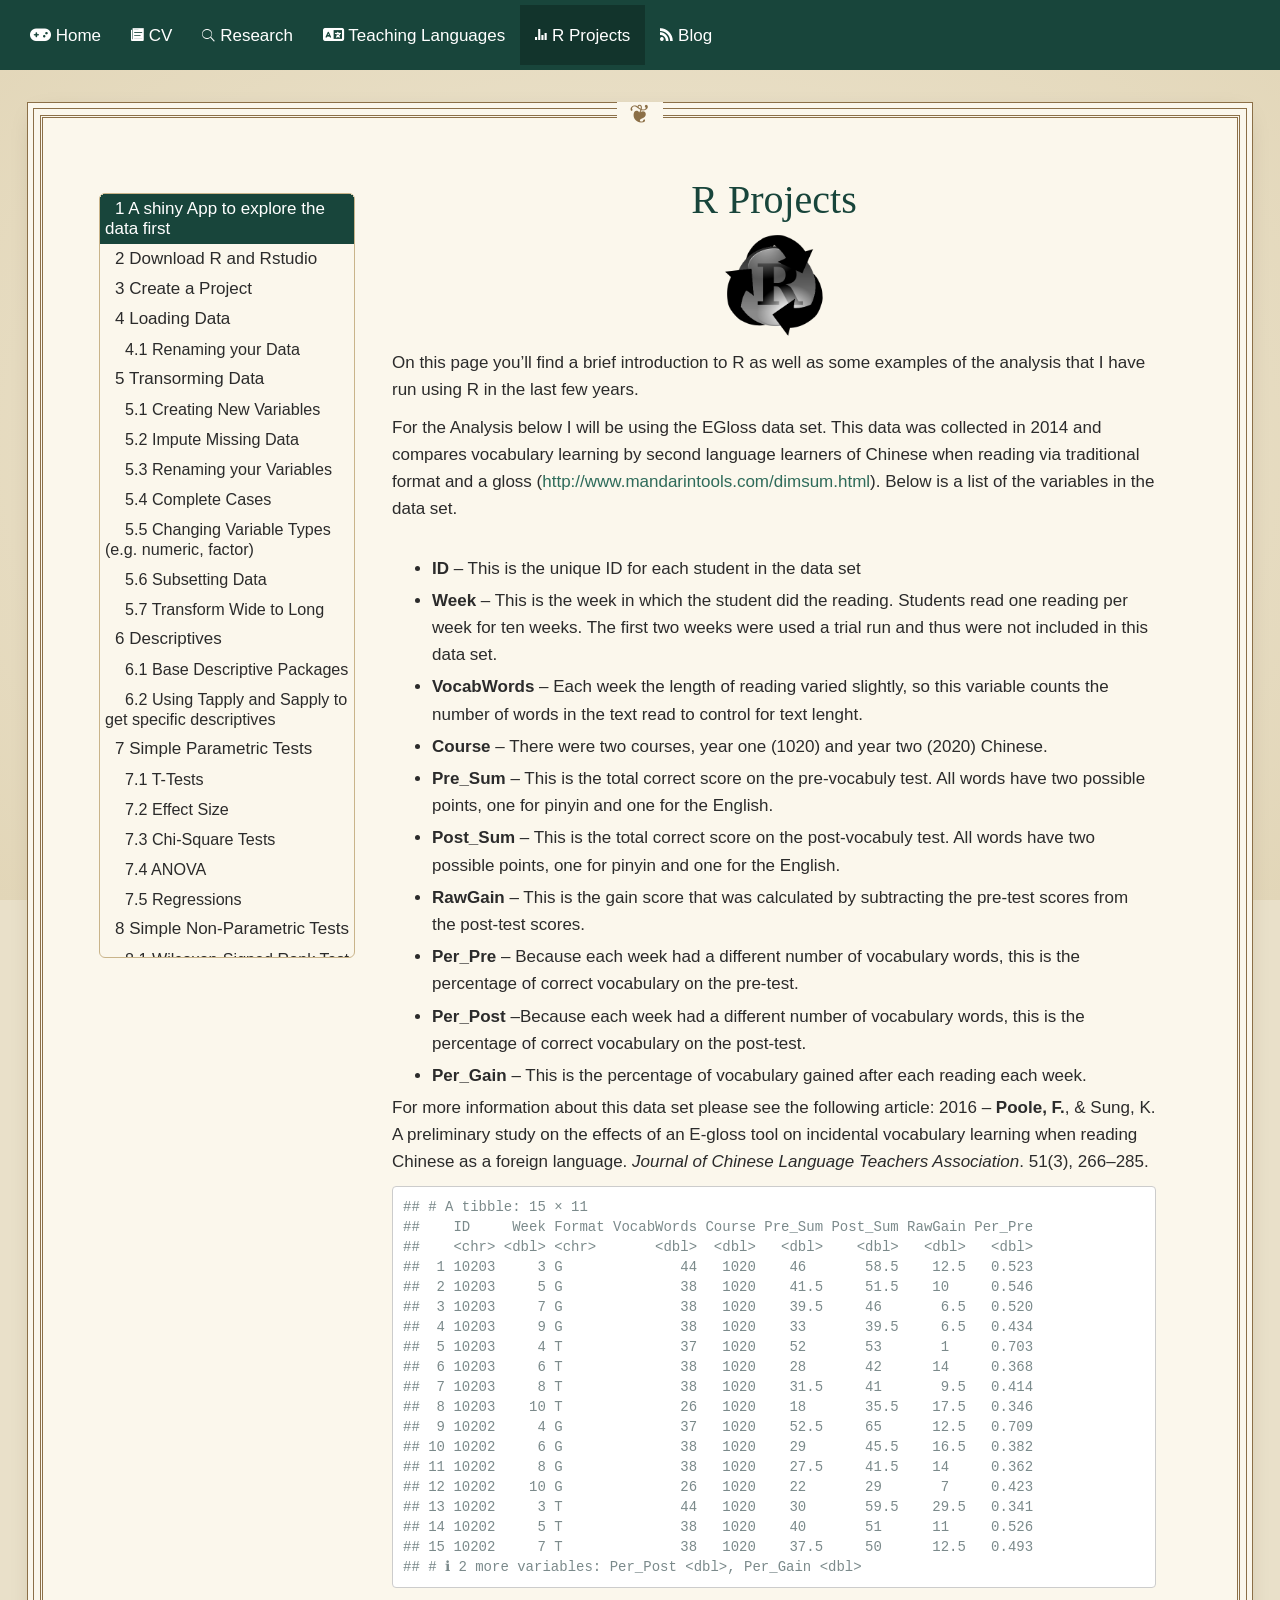
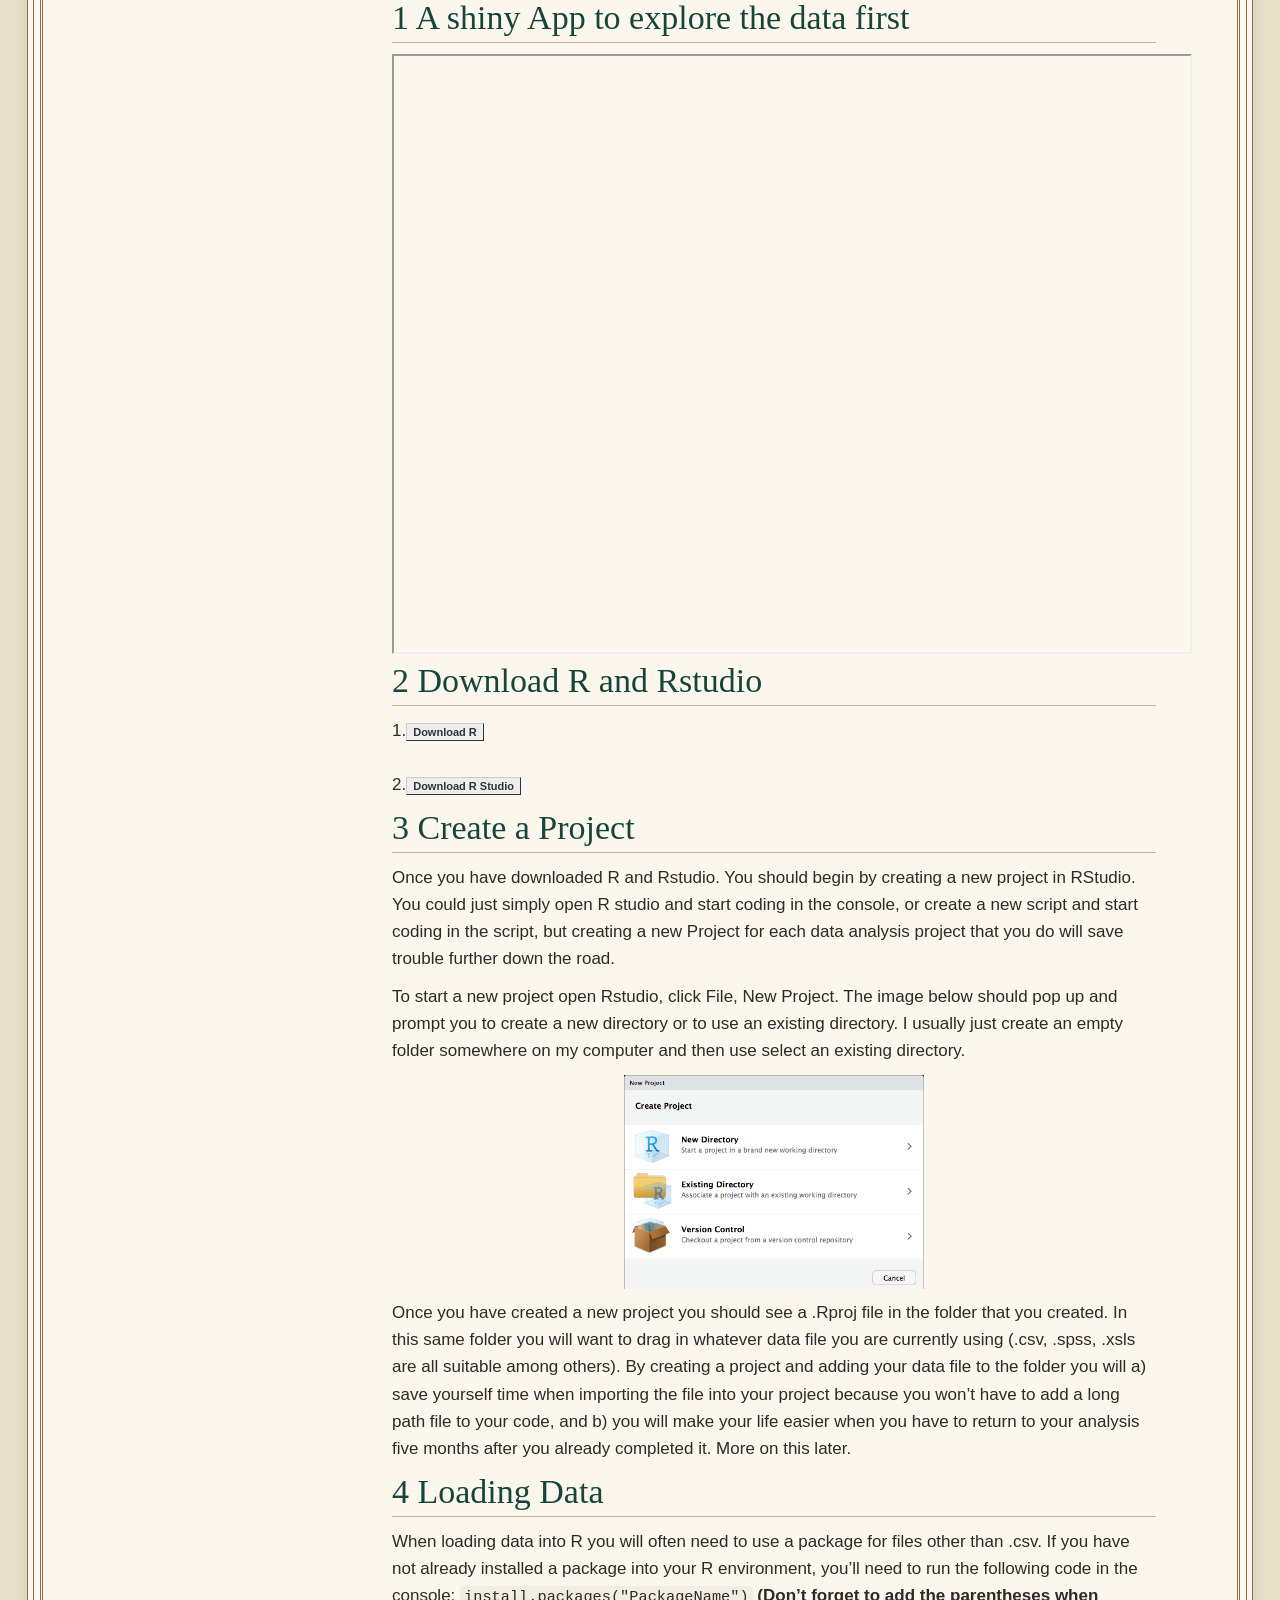
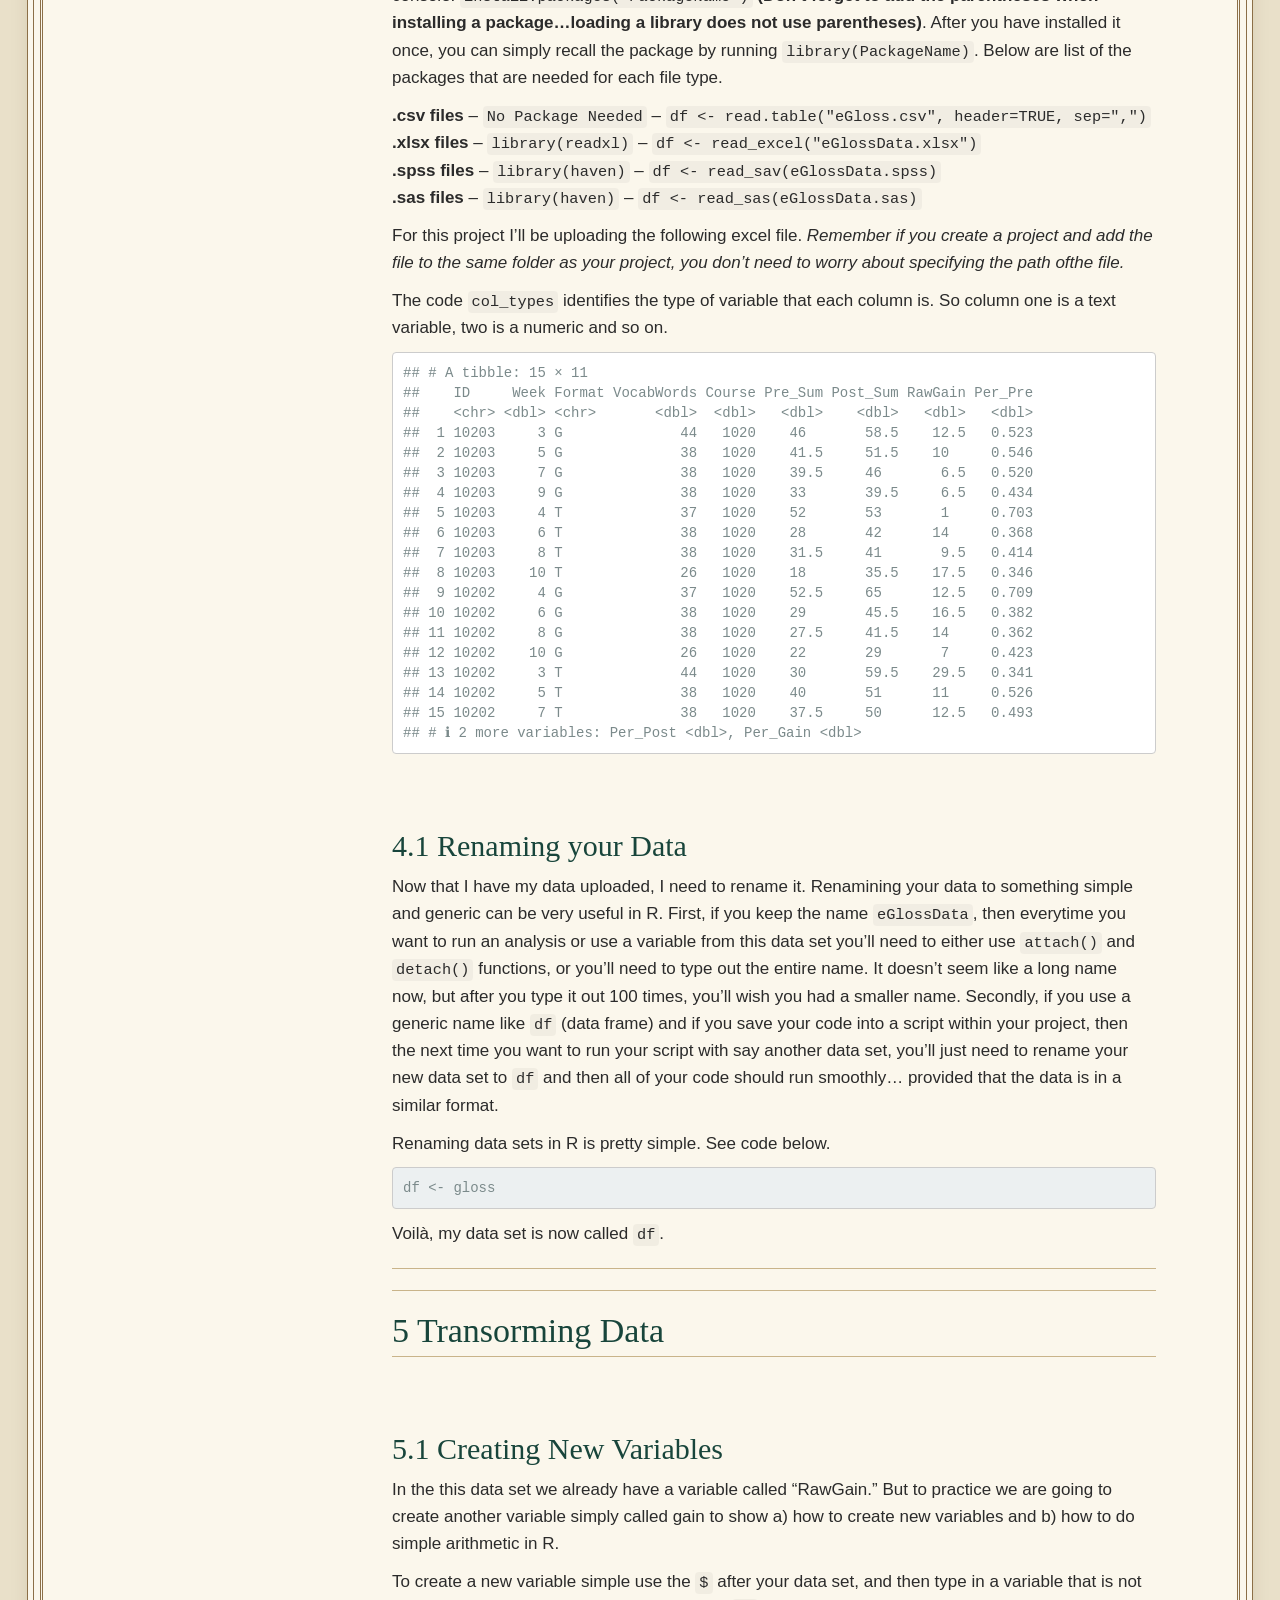
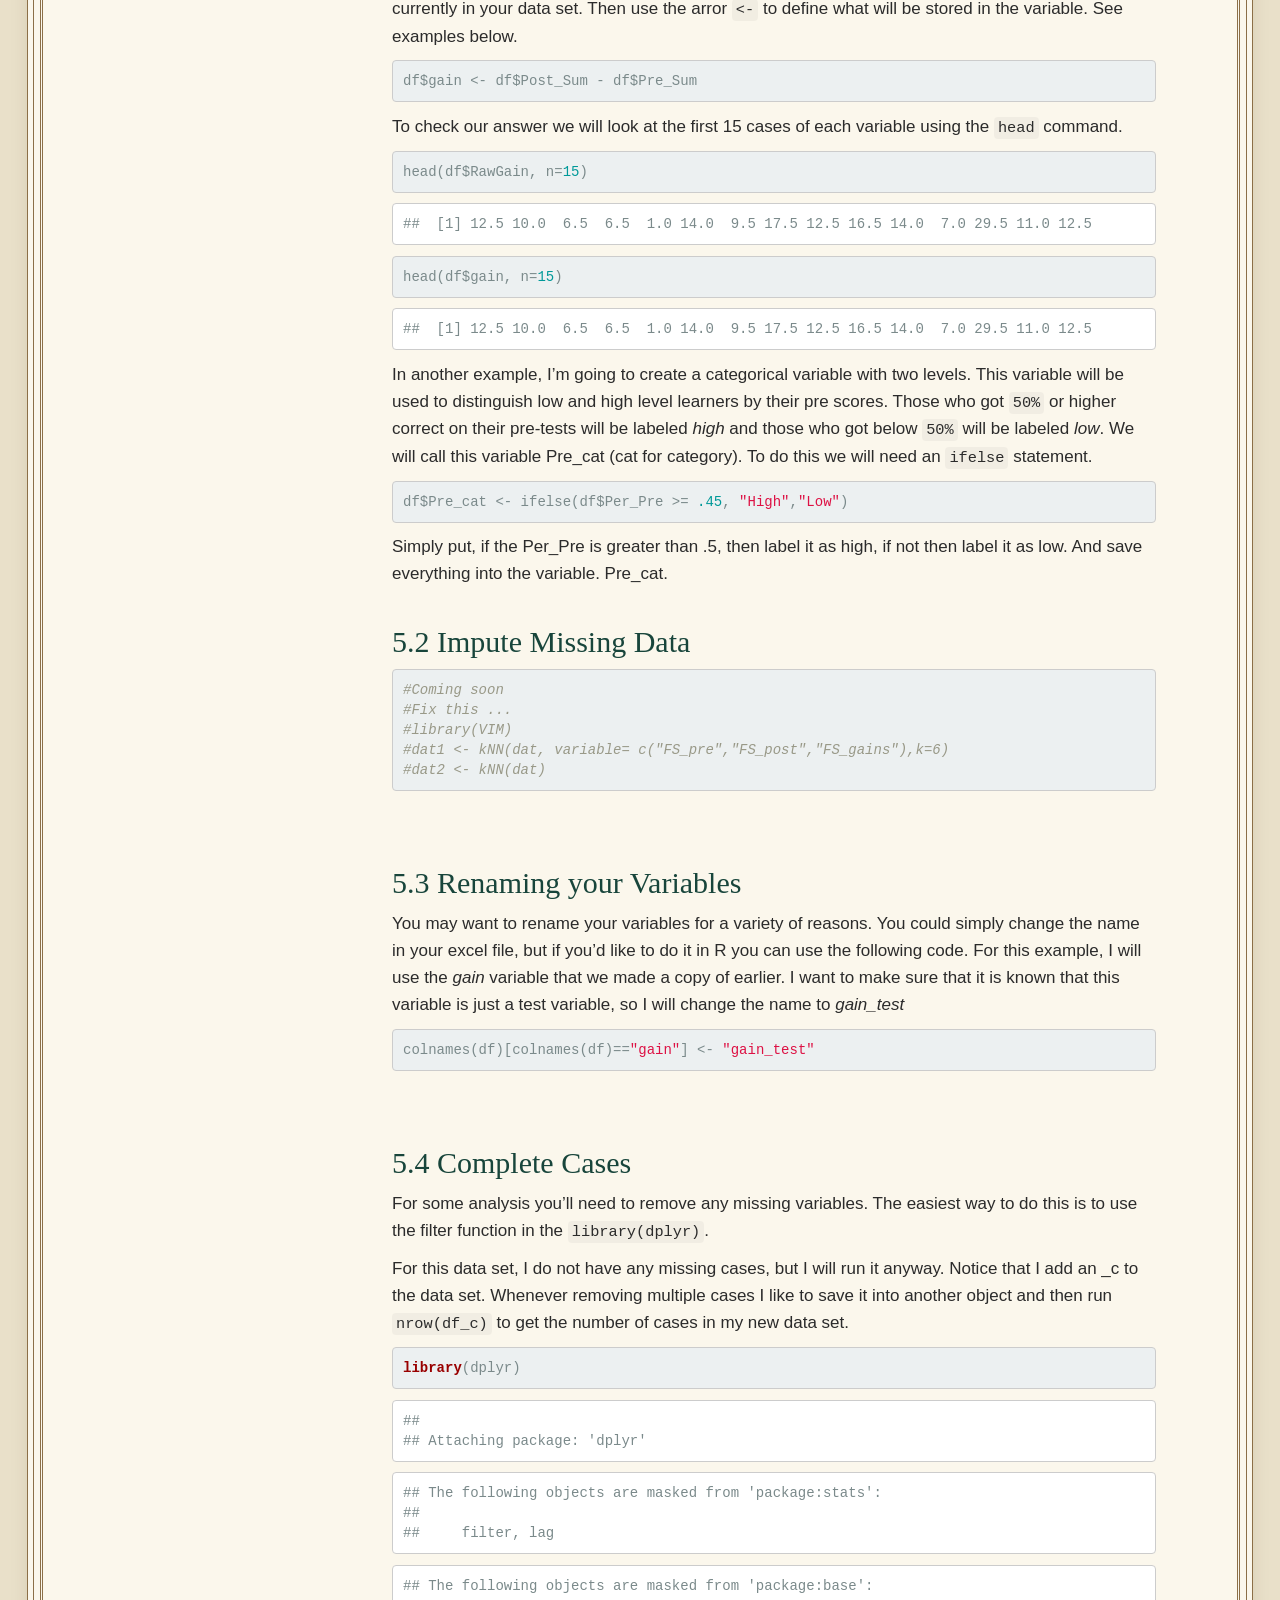
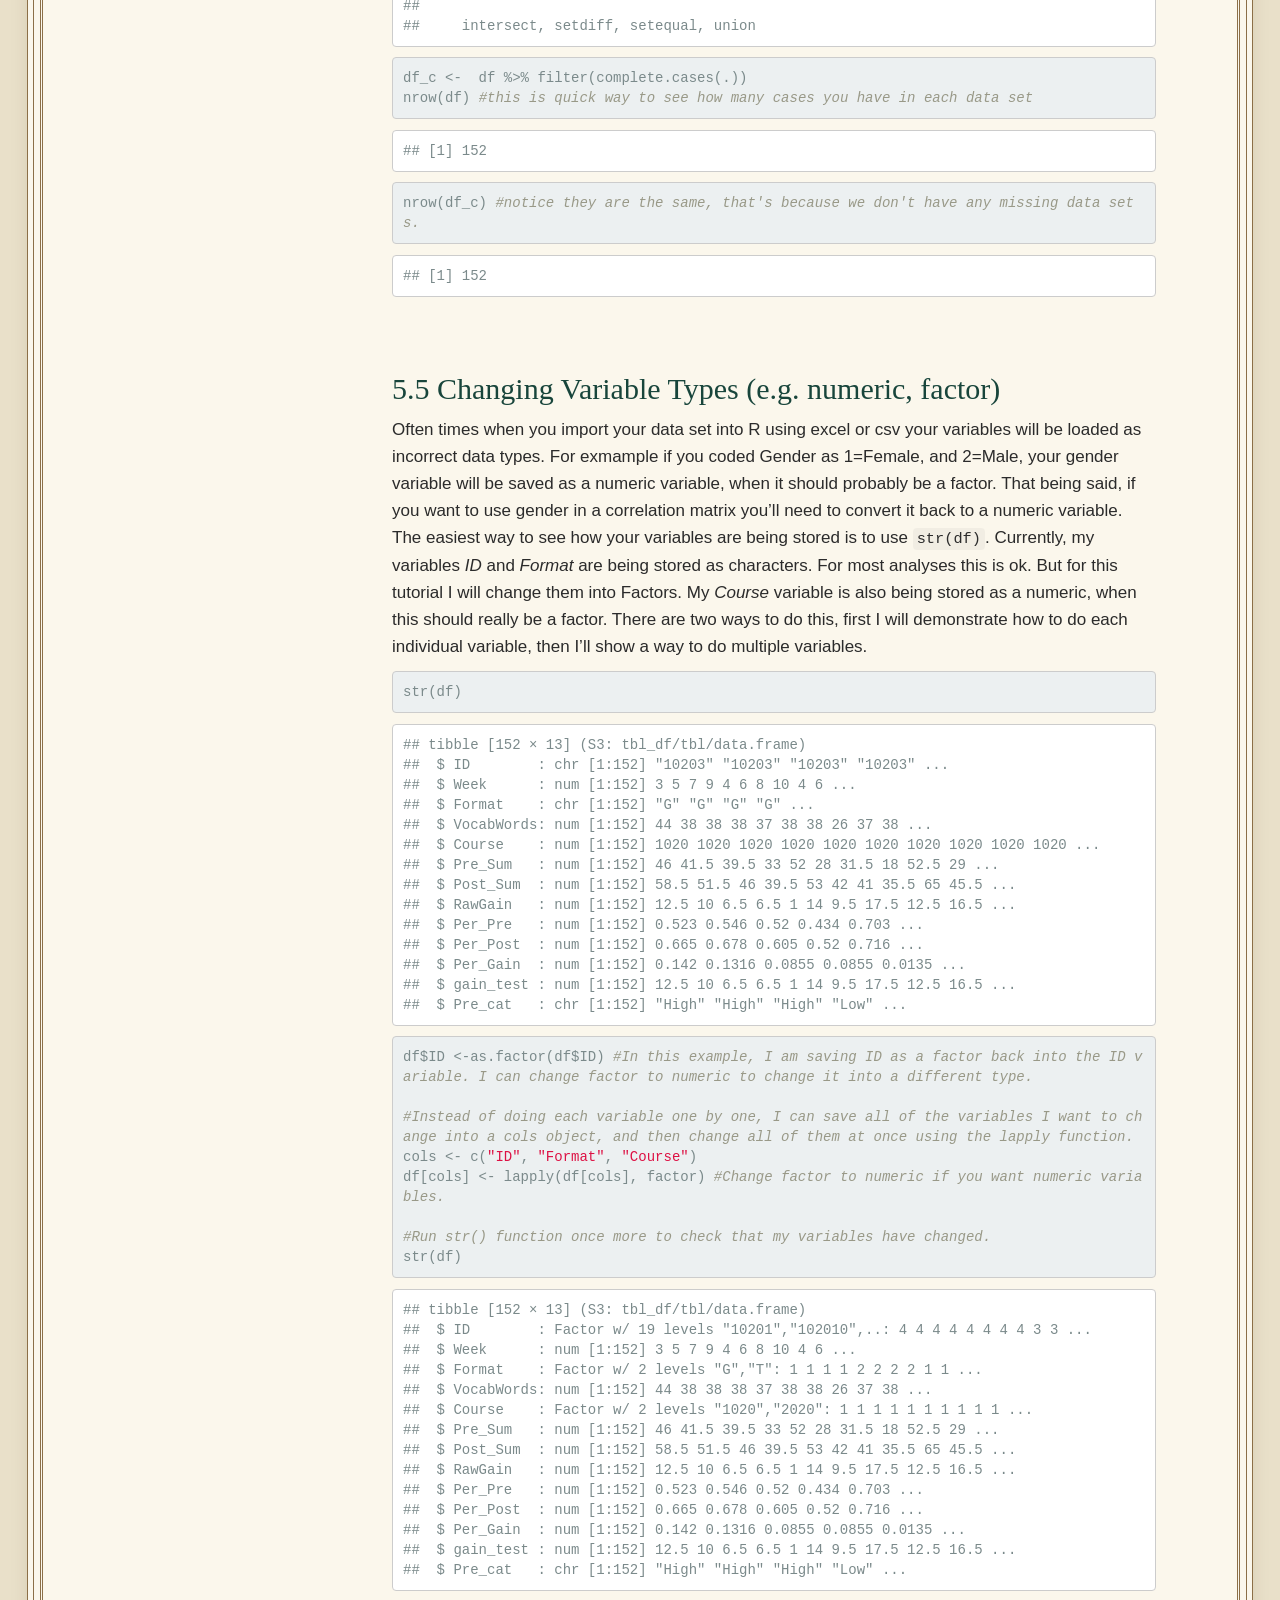
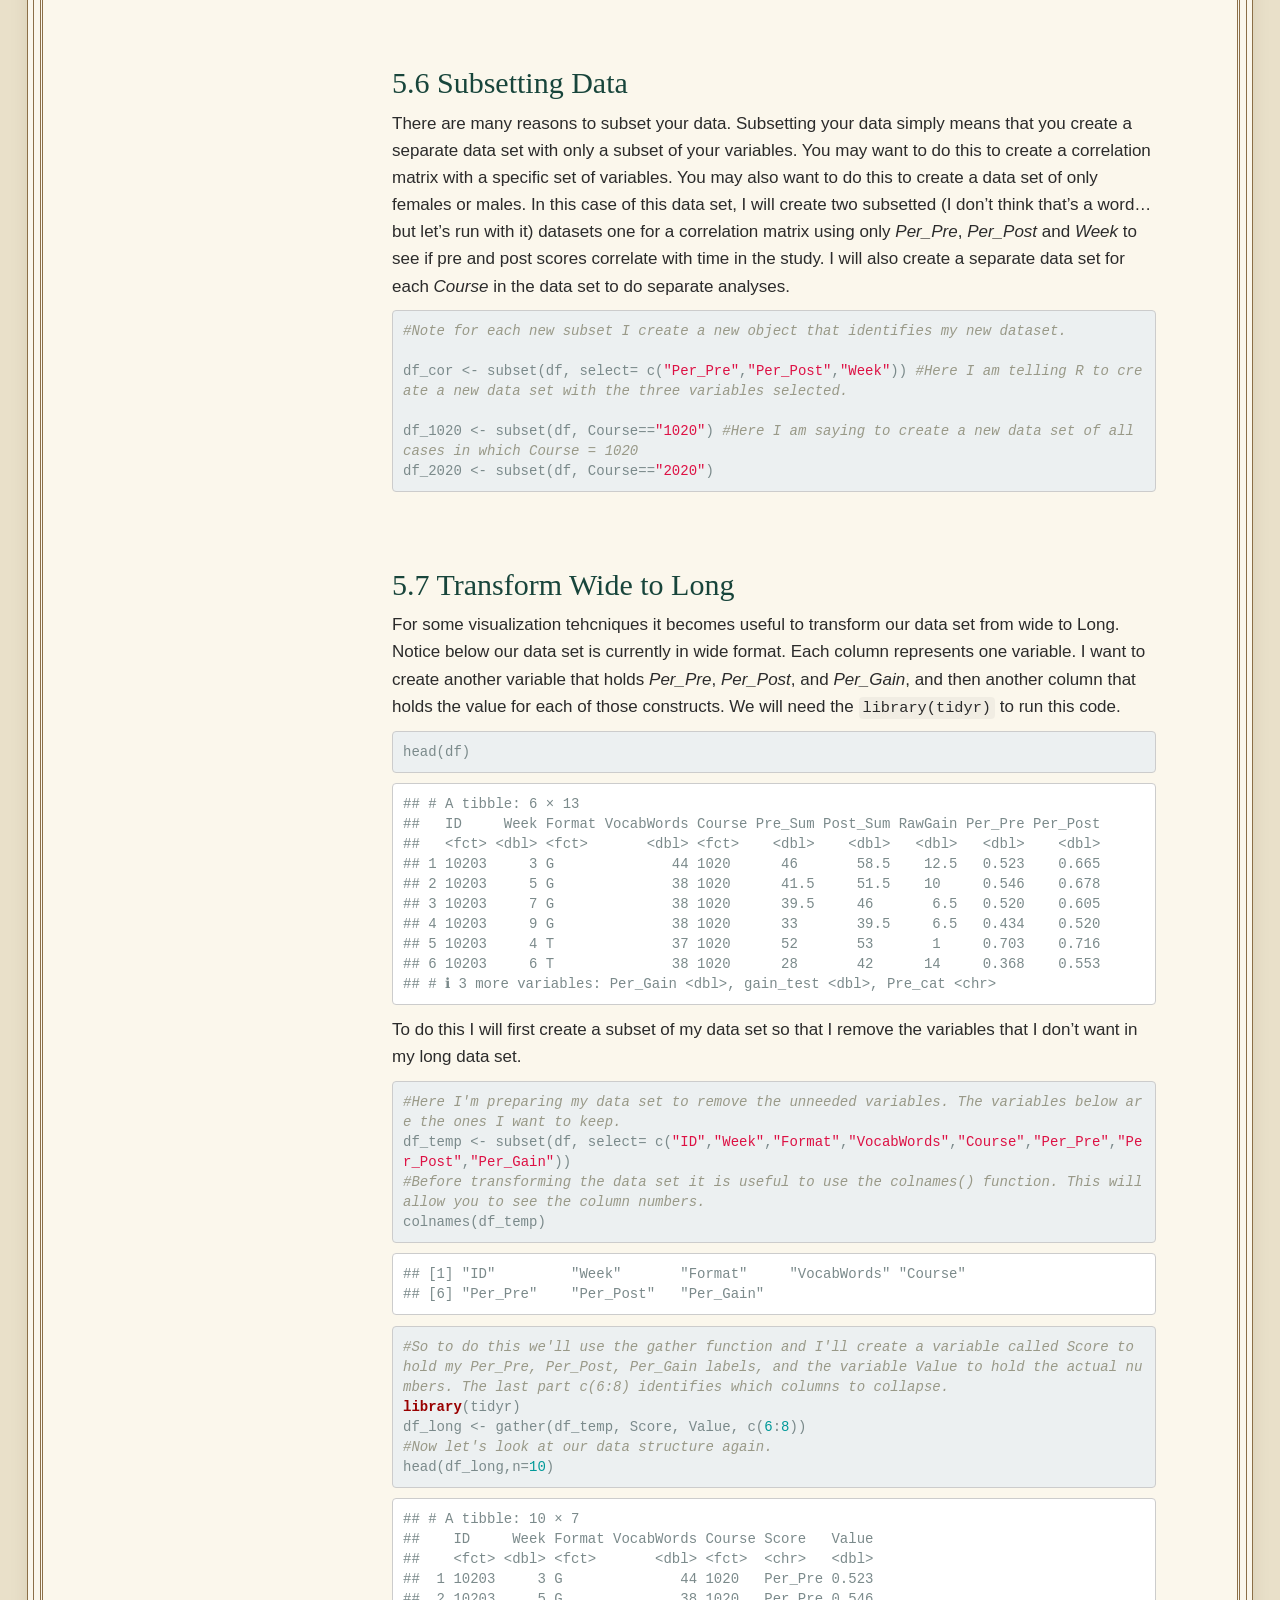
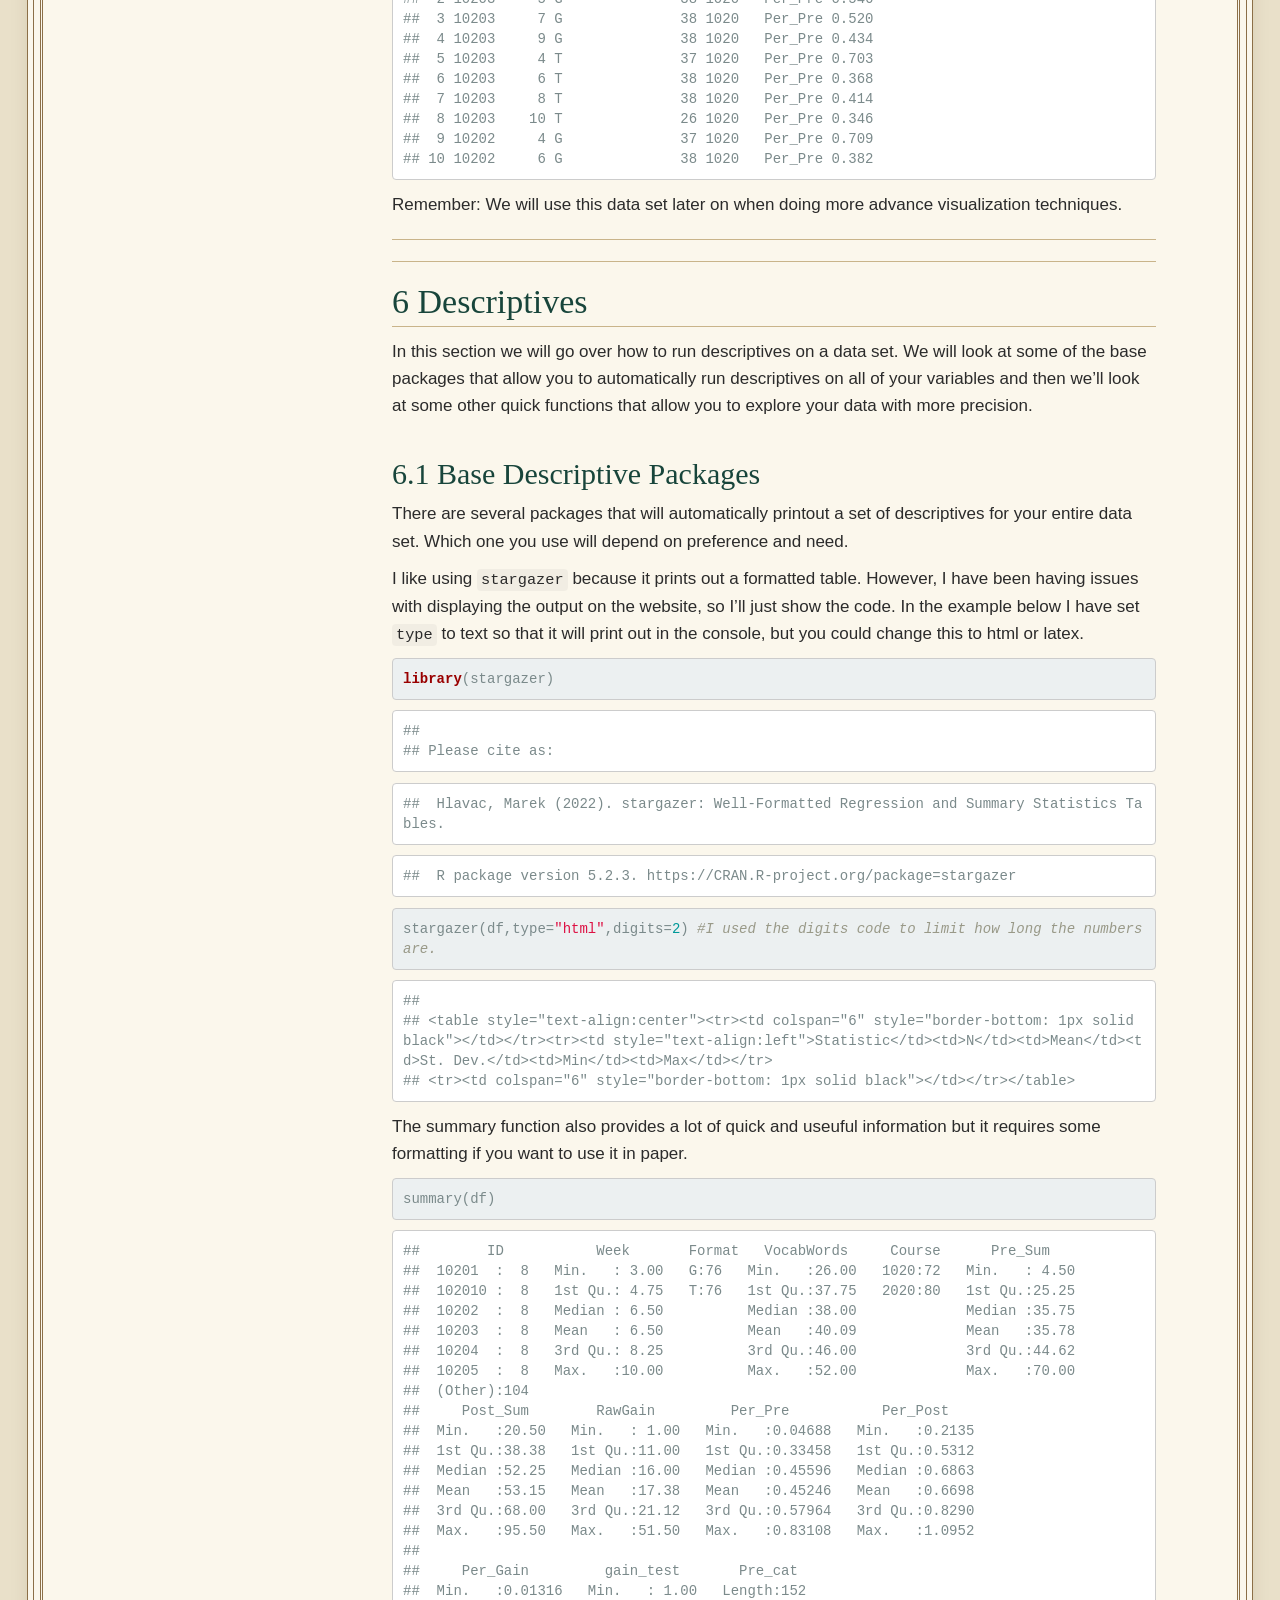
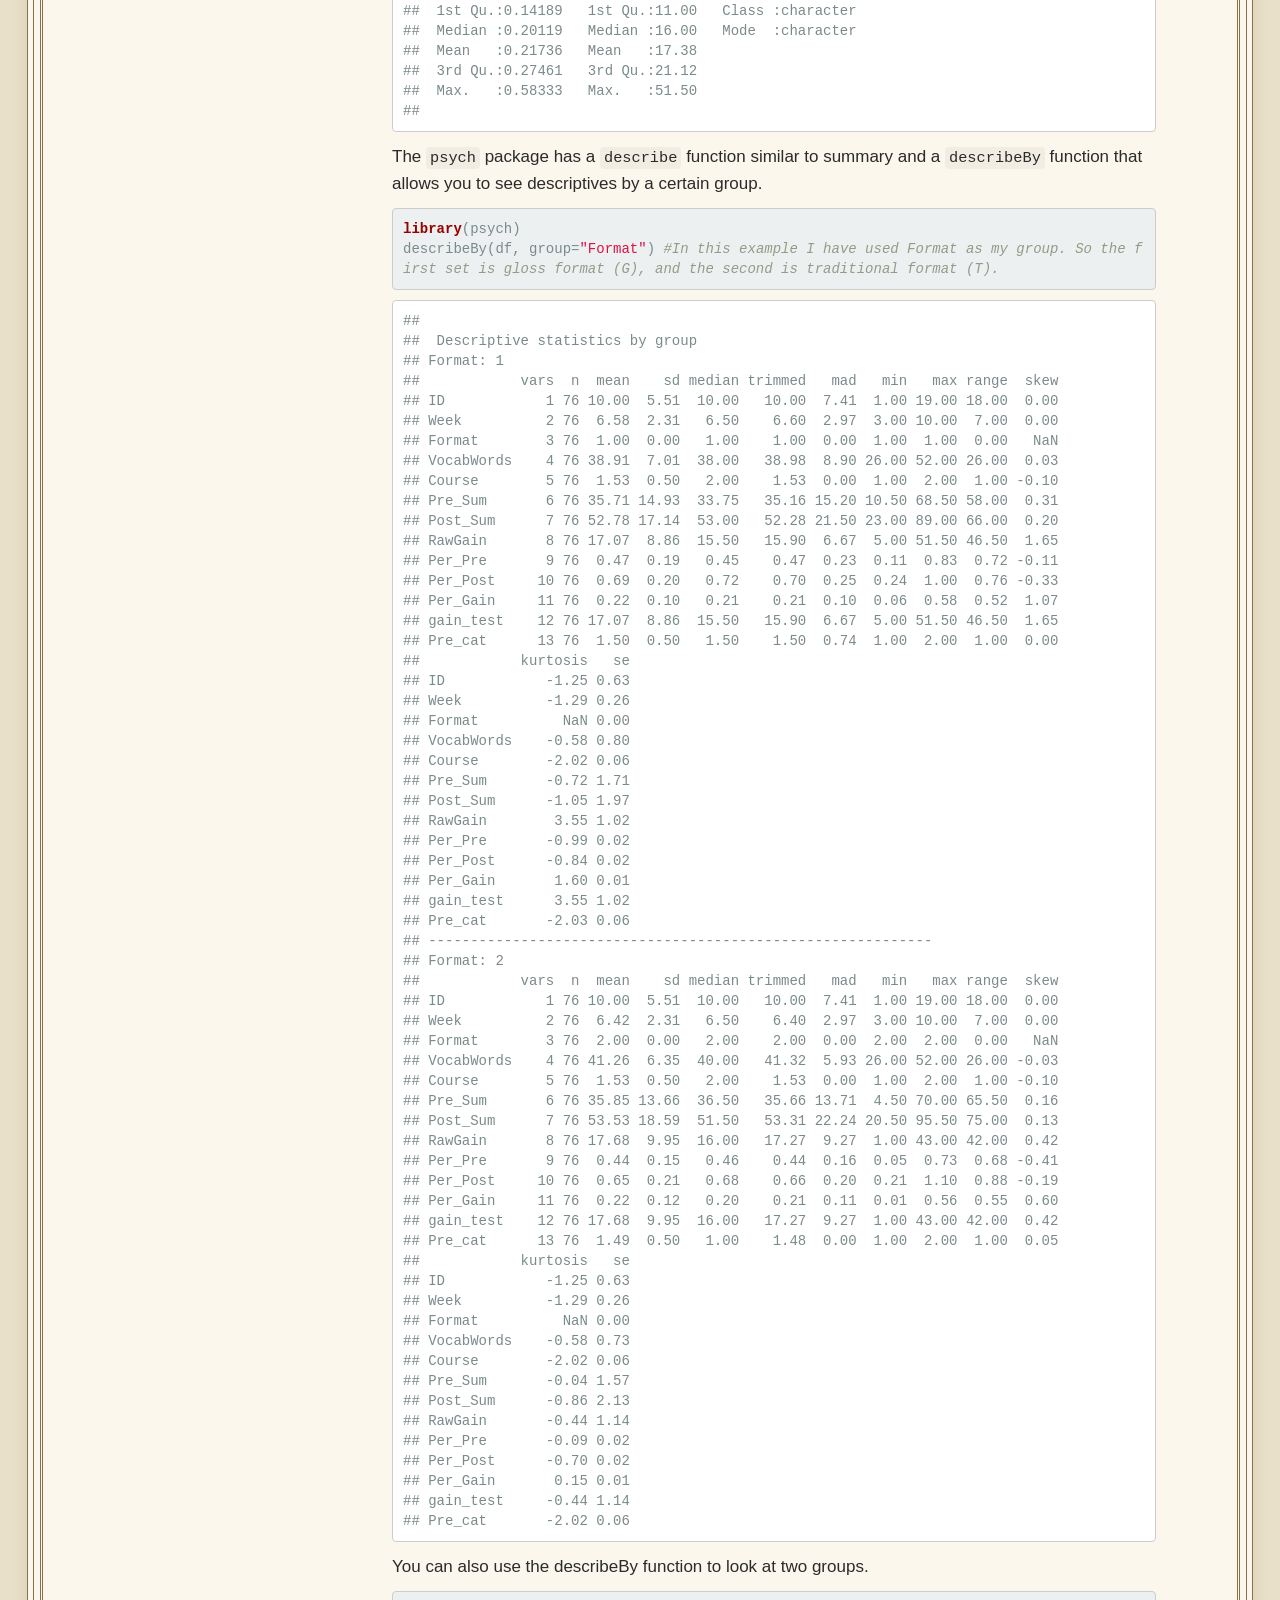
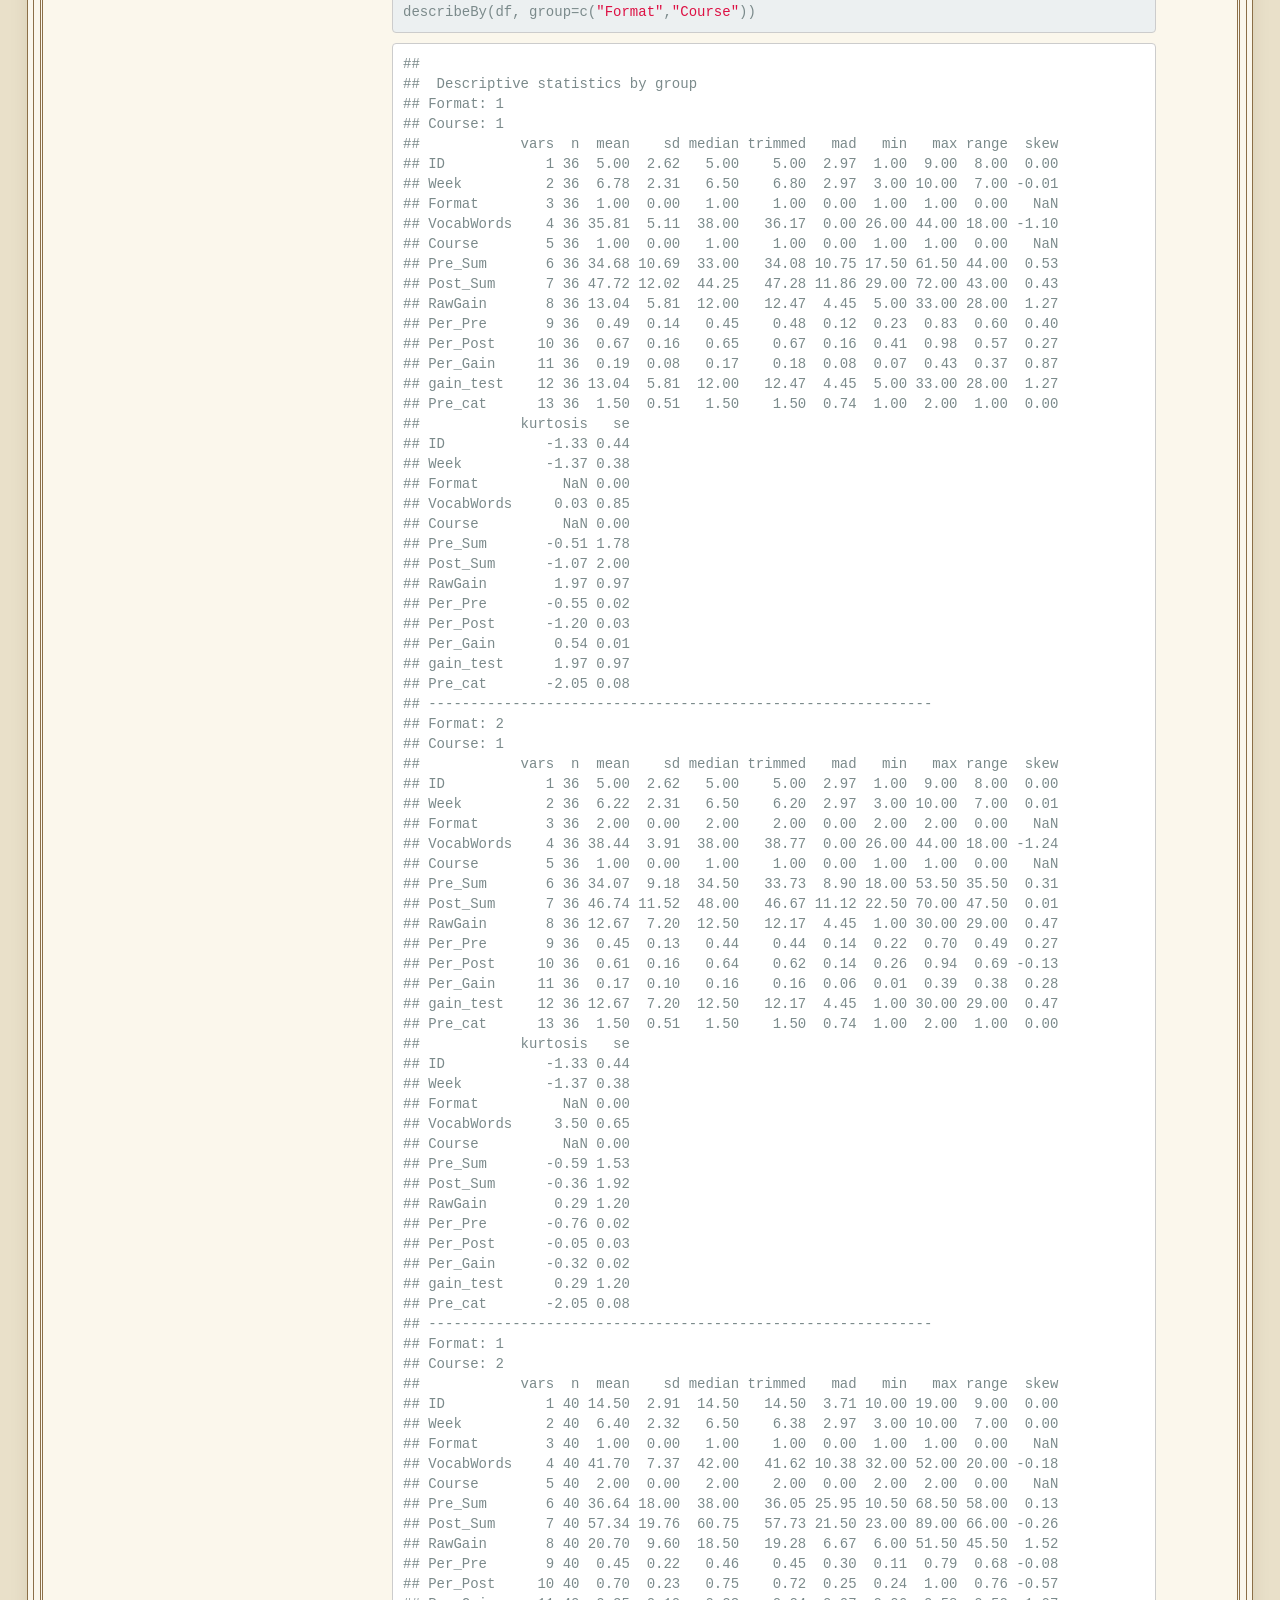
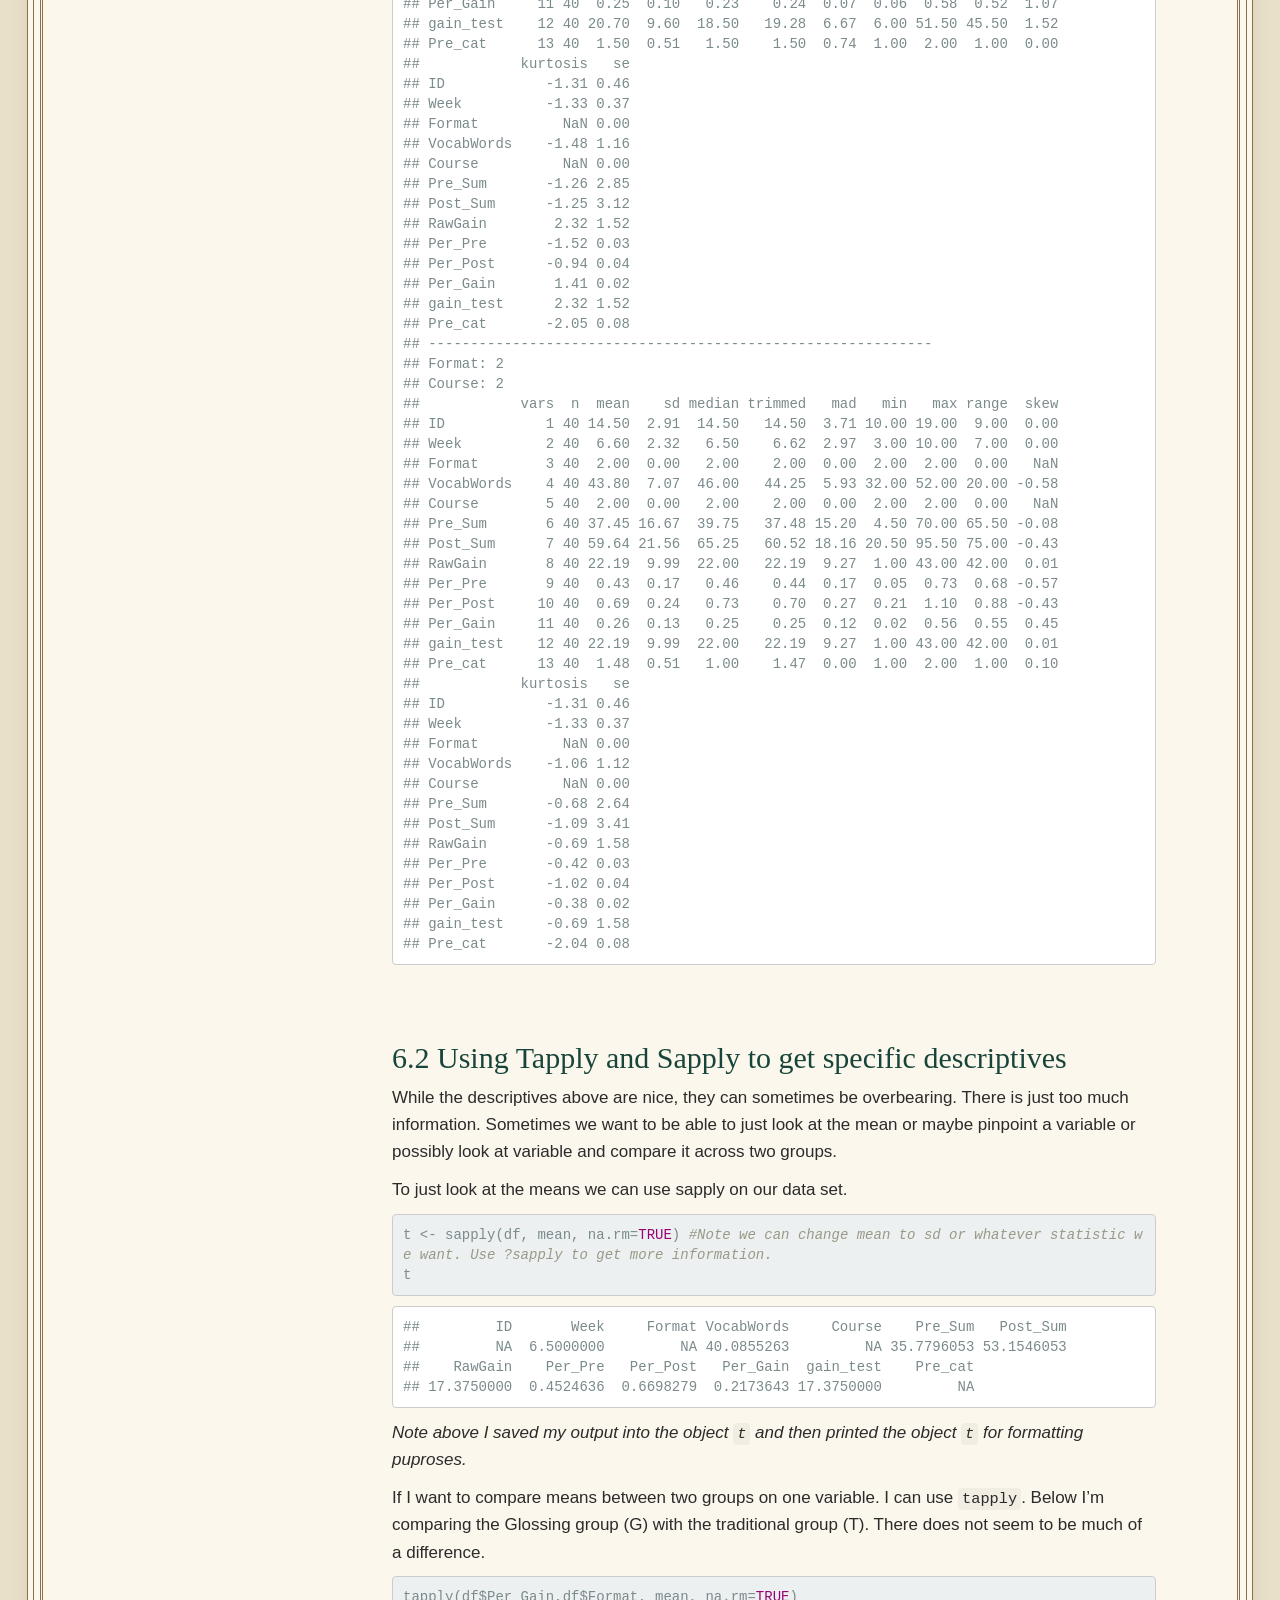
<file: rprojects.html>
<!DOCTYPE html>

<html>

<head>

<meta charset="utf-8" />
<meta name="generator" content="pandoc" />
<meta http-equiv="X-UA-Compatible" content="IE=EDGE" />




<title>rprojects.knit</title>

<script src="site_libs/header-attrs-2.26/header-attrs.js"></script>
<script src="site_libs/jquery-3.6.0/jquery-3.6.0.min.js"></script>
<meta name="viewport" content="width=device-width, initial-scale=1" />
<link href="site_libs/bootstrap-3.3.5/css/flatly.min.css" rel="stylesheet" />
<script src="site_libs/bootstrap-3.3.5/js/bootstrap.min.js"></script>
<script src="site_libs/bootstrap-3.3.5/shim/html5shiv.min.js"></script>
<script src="site_libs/bootstrap-3.3.5/shim/respond.min.js"></script>
<style>h1 {font-size: 34px;}
       h1.title {font-size: 38px;}
       h2 {font-size: 30px;}
       h3 {font-size: 24px;}
       h4 {font-size: 18px;}
       h5 {font-size: 16px;}
       h6 {font-size: 12px;}
       code {color: inherit; background-color: rgba(0, 0, 0, 0.04);}
       pre:not([class]) { background-color: white }</style>
<script src="site_libs/jqueryui-1.13.2/jquery-ui.min.js"></script>
<link href="site_libs/tocify-1.9.1/jquery.tocify.css" rel="stylesheet" />
<script src="site_libs/tocify-1.9.1/jquery.tocify.js"></script>
<script src="site_libs/navigation-1.1/tabsets.js"></script>
<link href="site_libs/highlightjs-9.12.0/default.css" rel="stylesheet" />
<script src="site_libs/highlightjs-9.12.0/highlight.js"></script>
<link href="site_libs/font-awesome-6.4.2/css/all.min.css" rel="stylesheet" />
<link href="site_libs/font-awesome-6.4.2/css/v4-shims.min.css" rel="stylesheet" />
<link href="site_libs/ionicons-2.0.1/css/ionicons.min.css" rel="stylesheet" />

<style type="text/css">
  code{white-space: pre-wrap;}
  span.smallcaps{font-variant: small-caps;}
  span.underline{text-decoration: underline;}
  div.column{display: inline-block; vertical-align: top; width: 50%;}
  div.hanging-indent{margin-left: 1.5em; text-indent: -1.5em;}
  ul.task-list{list-style: none;}
    </style>

<style type="text/css">code{white-space: pre;}</style>
<script type="text/javascript">
if (window.hljs) {
  hljs.configure({languages: []});
  hljs.initHighlightingOnLoad();
  if (document.readyState && document.readyState === "complete") {
    window.setTimeout(function() { hljs.initHighlighting(); }, 0);
  }
}
</script>






<link rel="stylesheet" href="custom.css" type="text/css" />



<style type = "text/css">
.main-container {
  max-width: 940px;
  margin-left: auto;
  margin-right: auto;
}
img {
  max-width:100%;
}
.tabbed-pane {
  padding-top: 12px;
}
.html-widget {
  margin-bottom: 20px;
}
button.code-folding-btn:focus {
  outline: none;
}
summary {
  display: list-item;
}
details > summary > p:only-child {
  display: inline;
}
pre code {
  padding: 0;
}
</style>


<style type="text/css">
.dropdown-submenu {
  position: relative;
}
.dropdown-submenu>.dropdown-menu {
  top: 0;
  left: 100%;
  margin-top: -6px;
  margin-left: -1px;
  border-radius: 0 6px 6px 6px;
}
.dropdown-submenu:hover>.dropdown-menu {
  display: block;
}
.dropdown-submenu>a:after {
  display: block;
  content: " ";
  float: right;
  width: 0;
  height: 0;
  border-color: transparent;
  border-style: solid;
  border-width: 5px 0 5px 5px;
  border-left-color: #cccccc;
  margin-top: 5px;
  margin-right: -10px;
}
.dropdown-submenu:hover>a:after {
  border-left-color: #adb5bd;
}
.dropdown-submenu.pull-left {
  float: none;
}
.dropdown-submenu.pull-left>.dropdown-menu {
  left: -100%;
  margin-left: 10px;
  border-radius: 6px 0 6px 6px;
}
</style>

<script type="text/javascript">
// manage active state of menu based on current page
$(document).ready(function () {
  // active menu anchor
  href = window.location.pathname
  href = href.substr(href.lastIndexOf('/') + 1)
  if (href === "")
    href = "index.html";
  var menuAnchor = $('a[href="' + href + '"]');

  // mark the anchor link active (and if it's in a dropdown, also mark that active)
  var dropdown = menuAnchor.closest('li.dropdown');
  if (window.bootstrap) { // Bootstrap 4+
    menuAnchor.addClass('active');
    dropdown.find('> .dropdown-toggle').addClass('active');
  } else { // Bootstrap 3
    menuAnchor.parent().addClass('active');
    dropdown.addClass('active');
  }

  // Navbar adjustments
  var navHeight = $(".navbar").first().height() + 15;
  var style = document.createElement('style');
  var pt = "padding-top: " + navHeight + "px; ";
  var mt = "margin-top: -" + navHeight + "px; ";
  var css = "";
  // offset scroll position for anchor links (for fixed navbar)
  for (var i = 1; i <= 6; i++) {
    css += ".section h" + i + "{ " + pt + mt + "}\n";
  }
  style.innerHTML = "body {" + pt + "padding-bottom: 40px; }\n" + css;
  document.head.appendChild(style);
});
</script>

<!-- tabsets -->

<style type="text/css">
.tabset-dropdown > .nav-tabs {
  display: inline-table;
  max-height: 500px;
  min-height: 44px;
  overflow-y: auto;
  border: 1px solid #ddd;
  border-radius: 4px;
}

.tabset-dropdown > .nav-tabs > li.active:before, .tabset-dropdown > .nav-tabs.nav-tabs-open:before {
  content: "\e259";
  font-family: 'Glyphicons Halflings';
  display: inline-block;
  padding: 10px;
  border-right: 1px solid #ddd;
}

.tabset-dropdown > .nav-tabs.nav-tabs-open > li.active:before {
  content: "\e258";
  font-family: 'Glyphicons Halflings';
  border: none;
}

.tabset-dropdown > .nav-tabs > li.active {
  display: block;
}

.tabset-dropdown > .nav-tabs > li > a,
.tabset-dropdown > .nav-tabs > li > a:focus,
.tabset-dropdown > .nav-tabs > li > a:hover {
  border: none;
  display: inline-block;
  border-radius: 4px;
  background-color: transparent;
}

.tabset-dropdown > .nav-tabs.nav-tabs-open > li {
  display: block;
  float: none;
}

.tabset-dropdown > .nav-tabs > li {
  display: none;
}
</style>

<!-- code folding -->



<style type="text/css">

#TOC {
  margin: 25px 0px 20px 0px;
}
@media (max-width: 768px) {
#TOC {
  position: relative;
  width: 100%;
}
}

@media print {
.toc-content {
  /* see https://github.com/w3c/csswg-drafts/issues/4434 */
  float: right;
}
}

.toc-content {
  padding-left: 30px;
  padding-right: 40px;
}

div.main-container {
  max-width: 1200px;
}

div.tocify {
  width: 20%;
  max-width: 260px;
  max-height: 85%;
}

@media (min-width: 768px) and (max-width: 991px) {
  div.tocify {
    width: 25%;
  }
}

@media (max-width: 767px) {
  div.tocify {
    width: 100%;
    max-width: none;
  }
}

.tocify ul, .tocify li {
  line-height: 20px;
}

.tocify-subheader .tocify-item {
  font-size: 0.90em;
}

.tocify .list-group-item {
  border-radius: 0px;
}

.tocify-subheader {
  display: inline;
}
.tocify-subheader .tocify-item {
  font-size: 0.95em;
}

</style>



</head>

<body>


<div class="container-fluid main-container">


<!-- setup 3col/9col grid for toc_float and main content  -->
<div class="row">
<div class="col-xs-12 col-sm-4 col-md-3">
<div id="TOC" class="tocify">
</div>
</div>

<div class="toc-content col-xs-12 col-sm-8 col-md-9">




<div class="navbar navbar-default  navbar-fixed-top" role="navigation">
  <div class="container">
    <div class="navbar-header">
      <button type="button" class="navbar-toggle collapsed" data-toggle="collapse" data-bs-toggle="collapse" data-target="#navbar" data-bs-target="#navbar">
        <span class="icon-bar"></span>
        <span class="icon-bar"></span>
        <span class="icon-bar"></span>
      </button>
      <a class="navbar-brand" href="index.html"></a>
    </div>
    <div id="navbar" class="navbar-collapse collapse">
      <ul class="nav navbar-nav">
        <li>
  <a href="index.html">
    <span class="fa fa-gamepad"></span>
     
    Home
  </a>
</li>
<li>
  <a href="cv.html">
    <span class="ion ion-ios-paper"></span>
     
    CV
  </a>
</li>
<li>
  <a href="research.html">
    <span class="ion ion-ios-search"></span>
     
    Research
  </a>
</li>
<li>
  <a href="teachLang.html">
    <span class="fa fa-language"></span>
     
    Teaching Languages
  </a>
</li>
<li>
  <a href="rprojects.html">
    <span class="ion ion-stats-bars"></span>
     
    R Projects
  </a>
</li>
<li>
  <a href="https://frdbrick.blogspot.com">
    <span class="ion ion-social-rss"></span>
     
    Blog
  </a>
</li>
      </ul>
      <ul class="nav navbar-nav navbar-right">
        
      </ul>
    </div><!--/.nav-collapse -->
  </div><!--/.container -->
</div><!--/.navbar -->

<div id="header">




</div>


<!-- Global site tag (gtag.js) - Google Analytics -->
<script async src="https://www.googletagmanager.com/gtag/js?id=UA-116712862-1"></script>
<script>
  window.dataLayer = window.dataLayer || [];
  function gtag(){dataLayer.push(arguments);}
  gtag('js', new Date());

  gtag('config', 'UA-116712862-1');
</script>
<center style="font-size:40px">
R Projects
</center>
<p><img src="images/Ricon.png" width="100px" height="50px" style="display: block; margin: auto;" /></p>
<p>On this page you’ll find a brief introduction to R as well as some
examples of the analysis that I have run using R in the last few
years.</p>
For the Analysis below I will be using the EGloss data set. This data
was collected in 2014 and compares vocabulary learning by second
language learners of Chinese when reading via traditional format and a
gloss (<a href="http://www.mandarintools.com/dimsum.html"
class="uri">http://www.mandarintools.com/dimsum.html</a>). Below is a
list of the variables in the data set. </br> </br>
<ul>
<li>
<strong>ID</strong> – This is the unique ID for each student in the data
set
</li>
<li>
<strong>Week</strong> – This is the week in which the student did the
reading. Students read one reading per week for ten weeks. The first two
weeks were used a trial run and thus were not included in this data set.
</li>
<li>
<strong>VocabWords</strong> – Each week the length of reading varied
slightly, so this variable counts the number of words in the text read
to control for text lenght.
</li>
<li>
<strong>Course</strong> – There were two courses, year one (1020) and
year two (2020) Chinese.
</li>
<li>
<strong>Pre_Sum</strong> – This is the total correct score on the
pre-vocabuly test. All words have two possible points, one for pinyin
and one for the English.
</li>
<li>
<strong>Post_Sum</strong> – This is the total correct score on the
post-vocabuly test. All words have two possible points, one for pinyin
and one for the English.
</li>
<li>
<strong>RawGain</strong> – This is the gain score that was calculated by
subtracting the pre-test scores from the post-test scores.
</li>
<li>
<strong>Per_Pre</strong> – Because each week had a different number of
vocabulary words, this is the percentage of correct vocabulary on the
pre-test.
</li>
<li>
<strong>Per_Post</strong> –Because each week had a different number of
vocabulary words, this is the percentage of correct vocabulary on the
post-test.
</li>
<li>
<strong>Per_Gain</strong> – This is the percentage of vocabulary gained
after each reading each week.
</li>
</ul>
<p>For more information about this data set please see the following
article: 2016 – <strong>Poole, F.</strong>, &amp; Sung, K. A preliminary
study on the effects of an E-gloss tool on incidental vocabulary
learning when reading Chinese as a foreign language. <em>Journal of
Chinese Language Teachers Association</em>. 51(3), 266–285.</p>
<pre><code>## # A tibble: 15 × 11
##    ID     Week Format VocabWords Course Pre_Sum Post_Sum RawGain Per_Pre
##    &lt;chr&gt; &lt;dbl&gt; &lt;chr&gt;       &lt;dbl&gt;  &lt;dbl&gt;   &lt;dbl&gt;    &lt;dbl&gt;   &lt;dbl&gt;   &lt;dbl&gt;
##  1 10203     3 G              44   1020    46       58.5    12.5   0.523
##  2 10203     5 G              38   1020    41.5     51.5    10     0.546
##  3 10203     7 G              38   1020    39.5     46       6.5   0.520
##  4 10203     9 G              38   1020    33       39.5     6.5   0.434
##  5 10203     4 T              37   1020    52       53       1     0.703
##  6 10203     6 T              38   1020    28       42      14     0.368
##  7 10203     8 T              38   1020    31.5     41       9.5   0.414
##  8 10203    10 T              26   1020    18       35.5    17.5   0.346
##  9 10202     4 G              37   1020    52.5     65      12.5   0.709
## 10 10202     6 G              38   1020    29       45.5    16.5   0.382
## 11 10202     8 G              38   1020    27.5     41.5    14     0.362
## 12 10202    10 G              26   1020    22       29       7     0.423
## 13 10202     3 T              44   1020    30       59.5    29.5   0.341
## 14 10202     5 T              38   1020    40       51      11     0.526
## 15 10202     7 T              38   1020    37.5     50      12.5   0.493
## # ℹ 2 more variables: Per_Post &lt;dbl&gt;, Per_Gain &lt;dbl&gt;</code></pre>
<div id="a-shiny-app-to-explore-the-data-first" class="section level1"
number="1">
<h1><span class="header-section-number">1</span> A shiny App to explore
the data first</h1>
<iframe src="https://u3fi03-fred-poole.shinyapps.io/eGloss/" height="600px" width="800px">
</iframe>
</div>
<div id="download-r-and-rstudio" class="section level1" number="2">
<h1><span class="header-section-number">2</span> Download R and
Rstudio</h1>
<p>1.<a href="https://www.r-project.org/" class="button">Download R</a>
</br> </br>
2.<a href="https://www.rstudio.com/ " class="button">Download R
Studio</a></p>
</div>
<div id="create-a-project" class="section level1" number="3">
<h1><span class="header-section-number">3</span> Create a Project</h1>
<p>Once you have downloaded R and Rstudio. You should begin by creating
a new project in RStudio. You could just simply open R studio and start
coding in the console, or create a new script and start coding in the
script, but creating a new Project for each data analysis project that
you do will save trouble further down the road.</p>
<p>To start a new project open Rstudio, click File, New Project. The
image below should pop up and prompt you to create a new directory or to
use an existing directory. I usually just create an empty folder
somewhere on my computer and then use select an existing directory.</p>
<p><img src="images/newProject.png" width="300px" height="300px" style="display: block; margin: auto;" /></p>
<p>Once you have created a new project you should see a .Rproj file in
the folder that you created. In this same folder you will want to drag
in whatever data file you are currently using (.csv, .spss, .xsls are
all suitable among others). By creating a project and adding your data
file to the folder you will a) save yourself time when importing the
file into your project because you won’t have to add a long path file to
your code, and b) you will make your life easier when you have to return
to your analysis five months after you already completed it. More on
this later.</p>
</div>
<div id="loading-data" class="section level1" number="4">
<h1><span class="header-section-number">4</span> Loading Data</h1>
<p>When loading data into R you will often need to use a package for
files other than .csv. If you have not already installed a package into
your R environment, you’ll need to run the following code in the
console: <code>install.packages("PackageName")</code> <strong>(Don’t
forget to add the parentheses when installing a package…loading a
library does not use parentheses)</strong>. After you have installed it
once, you can simply recall the package by running
<code>library(PackageName)</code>. Below are list of the packages that
are needed for each file type.</p>
<p><strong>.csv files</strong> – <code>No Package Needed</code> –
<code>df &lt;- read.table("eGloss.csv", header=TRUE, sep=",")</code>
</br> <strong>.xlsx files</strong> – <code>library(readxl)</code> –
<code>df &lt;- read_excel("eGlossData.xlsx")</code> </br> <strong>.spss
files</strong> – <code>library(haven)</code> –
<code>df &lt;- read_sav(eGlossData.spss)</code> </br> <strong>.sas
files</strong> – <code>library(haven)</code> –
<code>df &lt;- read_sas(eGlossData.sas)</code> </br></p>
<p>For this project I’ll be uploading the following excel file.
<em>Remember if you create a project and add the file to the same folder
as your project, you don’t need to worry about specifying the path ofthe
file.</em></p>
<p>The code <code>col_types</code> identifies the type of variable that
each column is. So column one is a text variable, two is a numeric and
so on.</p>
<pre><code>## # A tibble: 15 × 11
##    ID     Week Format VocabWords Course Pre_Sum Post_Sum RawGain Per_Pre
##    &lt;chr&gt; &lt;dbl&gt; &lt;chr&gt;       &lt;dbl&gt;  &lt;dbl&gt;   &lt;dbl&gt;    &lt;dbl&gt;   &lt;dbl&gt;   &lt;dbl&gt;
##  1 10203     3 G              44   1020    46       58.5    12.5   0.523
##  2 10203     5 G              38   1020    41.5     51.5    10     0.546
##  3 10203     7 G              38   1020    39.5     46       6.5   0.520
##  4 10203     9 G              38   1020    33       39.5     6.5   0.434
##  5 10203     4 T              37   1020    52       53       1     0.703
##  6 10203     6 T              38   1020    28       42      14     0.368
##  7 10203     8 T              38   1020    31.5     41       9.5   0.414
##  8 10203    10 T              26   1020    18       35.5    17.5   0.346
##  9 10202     4 G              37   1020    52.5     65      12.5   0.709
## 10 10202     6 G              38   1020    29       45.5    16.5   0.382
## 11 10202     8 G              38   1020    27.5     41.5    14     0.362
## 12 10202    10 G              26   1020    22       29       7     0.423
## 13 10202     3 T              44   1020    30       59.5    29.5   0.341
## 14 10202     5 T              38   1020    40       51      11     0.526
## 15 10202     7 T              38   1020    37.5     50      12.5   0.493
## # ℹ 2 more variables: Per_Post &lt;dbl&gt;, Per_Gain &lt;dbl&gt;</code></pre>
<p></br> </br></p>
<div id="renaming-your-data" class="section level2" number="4.1">
<h2><span class="header-section-number">4.1</span> Renaming your
Data</h2>
<p>Now that I have my data uploaded, I need to rename it. Renamining
your data to something simple and generic can be very useful in R.
First, if you keep the name <code>eGlossData</code>, then everytime you
want to run an analysis or use a variable from this data set you’ll need
to either use <code>attach()</code> and <code>detach()</code> functions,
or you’ll need to type out the entire name. It doesn’t seem like a long
name now, but after you type it out 100 times, you’ll wish you had a
smaller name. Secondly, if you use a generic name like <code>df</code>
(data frame) and if you save your code into a script within your
project, then the next time you want to run your script with say another
data set, you’ll just need to rename your new data set to
<code>df</code> and then all of your code should run smoothly… provided
that the data is in a similar format.</p>
<p>Renaming data sets in R is pretty simple. See code below.</p>
<pre class="r"><code>df &lt;- gloss</code></pre>
Voilà, my data set is now called <code>df</code>. </br>
<hr>
<hr>
</div>
</div>
<div id="transorming-data" class="section level1" number="5">
<h1><span class="header-section-number">5</span> Transorming Data</h1>
<p></br> </br></p>
<div id="creating-new-variables" class="section level2" number="5.1">
<h2><span class="header-section-number">5.1</span> Creating New
Variables</h2>
<p>In the this data set we already have a variable called “RawGain.” But
to practice we are going to create another variable simply called gain
to show a) how to create new variables and b) how to do simple
arithmetic in R.</p>
<p>To create a new variable simple use the <code>$</code> after your
data set, and then type in a variable that is not currently in your data
set. Then use the arror <code>&lt;-</code> to define what will be stored
in the variable. See examples below.</p>
<pre class="r"><code>df$gain &lt;- df$Post_Sum - df$Pre_Sum</code></pre>
<p>To check our answer we will look at the first 15 cases of each
variable using the <code>head</code> command.</p>
<pre class="r"><code>head(df$RawGain, n=15)</code></pre>
<pre><code>##  [1] 12.5 10.0  6.5  6.5  1.0 14.0  9.5 17.5 12.5 16.5 14.0  7.0 29.5 11.0 12.5</code></pre>
<pre class="r"><code>head(df$gain, n=15)</code></pre>
<pre><code>##  [1] 12.5 10.0  6.5  6.5  1.0 14.0  9.5 17.5 12.5 16.5 14.0  7.0 29.5 11.0 12.5</code></pre>
<p>In another example, I’m going to create a categorical variable with
two levels. This variable will be used to distinguish low and high level
learners by their pre scores. Those who got <code>50%</code> or higher
correct on their pre-tests will be labeled <em>high</em> and those who
got below <code>50%</code> will be labeled <em>low</em>. We will call
this variable Pre_cat (cat for category). To do this we will need an
<code>ifelse</code> statement.</p>
<pre class="r"><code>df$Pre_cat &lt;- ifelse(df$Per_Pre &gt;= .45, &quot;High&quot;,&quot;Low&quot;)</code></pre>
<p>Simply put, if the Per_Pre is greater than .5, then label it as high,
if not then label it as low. And save everything into the variable.
Pre_cat. </br> </br></p>
</div>
<div id="impute-missing-data" class="section level2" number="5.2">
<h2><span class="header-section-number">5.2</span> Impute Missing
Data</h2>
<pre class="r"><code>#Coming soon
#Fix this ... 
#library(VIM)
#dat1 &lt;- kNN(dat, variable= c(&quot;FS_pre&quot;,&quot;FS_post&quot;,&quot;FS_gains&quot;),k=6)
#dat2 &lt;- kNN(dat)</code></pre>
<p></br> </br></p>
</div>
<div id="renaming-your-variables" class="section level2" number="5.3">
<h2><span class="header-section-number">5.3</span> Renaming your
Variables</h2>
<p>You may want to rename your variables for a variety of reasons. You
could simply change the name in your excel file, but if you’d like to do
it in R you can use the following code. For this example, I will use the
<em>gain</em> variable that we made a copy of earlier. I want to make
sure that it is known that this variable is just a test variable, so I
will change the name to <em>gain_test</em></p>
<pre class="r"><code>colnames(df)[colnames(df)==&quot;gain&quot;] &lt;- &quot;gain_test&quot;</code></pre>
<p></br> </br></p>
</div>
<div id="complete-cases" class="section level2" number="5.4">
<h2><span class="header-section-number">5.4</span> Complete Cases</h2>
<p>For some analysis you’ll need to remove any missing variables. The
easiest way to do this is to use the filter function in the
<code>library(dplyr)</code>.</p>
<p>For this data set, I do not have any missing cases, but I will run it
anyway. Notice that I add an _c to the data set. Whenever removing
multiple cases I like to save it into another object and then run
<code>nrow(df_c)</code> to get the number of cases in my new data
set.</p>
<pre class="r"><code>library(dplyr)</code></pre>
<pre><code>## 
## Attaching package: &#39;dplyr&#39;</code></pre>
<pre><code>## The following objects are masked from &#39;package:stats&#39;:
## 
##     filter, lag</code></pre>
<pre><code>## The following objects are masked from &#39;package:base&#39;:
## 
##     intersect, setdiff, setequal, union</code></pre>
<pre class="r"><code>df_c &lt;-  df %&gt;% filter(complete.cases(.)) 
nrow(df) #this is quick way to see how many cases you have in each data set</code></pre>
<pre><code>## [1] 152</code></pre>
<pre class="r"><code>nrow(df_c) #notice they are the same, that&#39;s because we don&#39;t have any missing data sets. </code></pre>
<pre><code>## [1] 152</code></pre>
<p></br> </br></p>
</div>
<div id="changing-variable-types-e.g.-numeric-factor"
class="section level2" number="5.5">
<h2><span class="header-section-number">5.5</span> Changing Variable
Types (e.g. numeric, factor)</h2>
<p>Often times when you import your data set into R using excel or csv
your variables will be loaded as incorrect data types. For exmample if
you coded Gender as 1=Female, and 2=Male, your gender variable will be
saved as a numeric variable, when it should probably be a factor. That
being said, if you want to use gender in a correlation matrix you’ll
need to convert it back to a numeric variable. The easiest way to see
how your variables are being stored is to use <code>str(df)</code>.
Currently, my variables <em>ID</em> and <em>Format</em> are being stored
as characters. For most analyses this is ok. But for this tutorial I
will change them into Factors. My <em>Course</em> variable is also being
stored as a numeric, when this should really be a factor. There are two
ways to do this, first I will demonstrate how to do each individual
variable, then I’ll show a way to do multiple variables.</p>
<pre class="r"><code>str(df)</code></pre>
<pre><code>## tibble [152 × 13] (S3: tbl_df/tbl/data.frame)
##  $ ID        : chr [1:152] &quot;10203&quot; &quot;10203&quot; &quot;10203&quot; &quot;10203&quot; ...
##  $ Week      : num [1:152] 3 5 7 9 4 6 8 10 4 6 ...
##  $ Format    : chr [1:152] &quot;G&quot; &quot;G&quot; &quot;G&quot; &quot;G&quot; ...
##  $ VocabWords: num [1:152] 44 38 38 38 37 38 38 26 37 38 ...
##  $ Course    : num [1:152] 1020 1020 1020 1020 1020 1020 1020 1020 1020 1020 ...
##  $ Pre_Sum   : num [1:152] 46 41.5 39.5 33 52 28 31.5 18 52.5 29 ...
##  $ Post_Sum  : num [1:152] 58.5 51.5 46 39.5 53 42 41 35.5 65 45.5 ...
##  $ RawGain   : num [1:152] 12.5 10 6.5 6.5 1 14 9.5 17.5 12.5 16.5 ...
##  $ Per_Pre   : num [1:152] 0.523 0.546 0.52 0.434 0.703 ...
##  $ Per_Post  : num [1:152] 0.665 0.678 0.605 0.52 0.716 ...
##  $ Per_Gain  : num [1:152] 0.142 0.1316 0.0855 0.0855 0.0135 ...
##  $ gain_test : num [1:152] 12.5 10 6.5 6.5 1 14 9.5 17.5 12.5 16.5 ...
##  $ Pre_cat   : chr [1:152] &quot;High&quot; &quot;High&quot; &quot;High&quot; &quot;Low&quot; ...</code></pre>
<pre class="r"><code>df$ID &lt;-as.factor(df$ID) #In this example, I am saving ID as a factor back into the ID variable. I can change factor to numeric to change it into a different type. 

#Instead of doing each variable one by one, I can save all of the variables I want to change into a cols object, and then change all of them at once using the lapply function.
cols &lt;- c(&quot;ID&quot;, &quot;Format&quot;, &quot;Course&quot;)
df[cols] &lt;- lapply(df[cols], factor) #Change factor to numeric if you want numeric variables. 

#Run str() function once more to check that my variables have changed.
str(df)</code></pre>
<pre><code>## tibble [152 × 13] (S3: tbl_df/tbl/data.frame)
##  $ ID        : Factor w/ 19 levels &quot;10201&quot;,&quot;102010&quot;,..: 4 4 4 4 4 4 4 4 3 3 ...
##  $ Week      : num [1:152] 3 5 7 9 4 6 8 10 4 6 ...
##  $ Format    : Factor w/ 2 levels &quot;G&quot;,&quot;T&quot;: 1 1 1 1 2 2 2 2 1 1 ...
##  $ VocabWords: num [1:152] 44 38 38 38 37 38 38 26 37 38 ...
##  $ Course    : Factor w/ 2 levels &quot;1020&quot;,&quot;2020&quot;: 1 1 1 1 1 1 1 1 1 1 ...
##  $ Pre_Sum   : num [1:152] 46 41.5 39.5 33 52 28 31.5 18 52.5 29 ...
##  $ Post_Sum  : num [1:152] 58.5 51.5 46 39.5 53 42 41 35.5 65 45.5 ...
##  $ RawGain   : num [1:152] 12.5 10 6.5 6.5 1 14 9.5 17.5 12.5 16.5 ...
##  $ Per_Pre   : num [1:152] 0.523 0.546 0.52 0.434 0.703 ...
##  $ Per_Post  : num [1:152] 0.665 0.678 0.605 0.52 0.716 ...
##  $ Per_Gain  : num [1:152] 0.142 0.1316 0.0855 0.0855 0.0135 ...
##  $ gain_test : num [1:152] 12.5 10 6.5 6.5 1 14 9.5 17.5 12.5 16.5 ...
##  $ Pre_cat   : chr [1:152] &quot;High&quot; &quot;High&quot; &quot;High&quot; &quot;Low&quot; ...</code></pre>
<p></br> </br></p>
</div>
<div id="subsetting-data" class="section level2" number="5.6">
<h2><span class="header-section-number">5.6</span> Subsetting Data</h2>
<p>There are many reasons to subset your data. Subsetting your data
simply means that you create a separate data set with only a subset of
your variables. You may want to do this to create a correlation matrix
with a specific set of variables. You may also want to do this to create
a data set of only females or males. In this case of this data set, I
will create two subsetted (I don’t think that’s a word… but let’s run
with it) datasets one for a correlation matrix using only
<em>Per_Pre</em>, <em>Per_Post</em> and <em>Week</em> to see if pre and
post scores correlate with time in the study. I will also create a
separate data set for each <em>Course</em> in the data set to do
separate analyses.</p>
<pre class="r"><code>#Note for each new subset I create a new object that identifies my new dataset. 

df_cor &lt;- subset(df, select= c(&quot;Per_Pre&quot;,&quot;Per_Post&quot;,&quot;Week&quot;)) #Here I am telling R to create a new data set with the three variables selected. 

df_1020 &lt;- subset(df, Course==&quot;1020&quot;) #Here I am saying to create a new data set of all cases in which Course = 1020
df_2020 &lt;- subset(df, Course==&quot;2020&quot;)</code></pre>
<p></br> </br></p>
</div>
<div id="transform-wide-to-long" class="section level2" number="5.7">
<h2><span class="header-section-number">5.7</span> Transform Wide to
Long</h2>
<p>For some visualization tehcniques it becomes useful to transform our
data set from wide to Long. Notice below our data set is currently in
wide format. Each column represents one variable. I want to create
another variable that holds <em>Per_Pre</em>, <em>Per_Post</em>, and
<em>Per_Gain</em>, and then another column that holds the value for each
of those constructs. We will need the <code>library(tidyr)</code> to run
this code.</p>
<pre class="r"><code>head(df)</code></pre>
<pre><code>## # A tibble: 6 × 13
##   ID     Week Format VocabWords Course Pre_Sum Post_Sum RawGain Per_Pre Per_Post
##   &lt;fct&gt; &lt;dbl&gt; &lt;fct&gt;       &lt;dbl&gt; &lt;fct&gt;    &lt;dbl&gt;    &lt;dbl&gt;   &lt;dbl&gt;   &lt;dbl&gt;    &lt;dbl&gt;
## 1 10203     3 G              44 1020      46       58.5    12.5   0.523    0.665
## 2 10203     5 G              38 1020      41.5     51.5    10     0.546    0.678
## 3 10203     7 G              38 1020      39.5     46       6.5   0.520    0.605
## 4 10203     9 G              38 1020      33       39.5     6.5   0.434    0.520
## 5 10203     4 T              37 1020      52       53       1     0.703    0.716
## 6 10203     6 T              38 1020      28       42      14     0.368    0.553
## # ℹ 3 more variables: Per_Gain &lt;dbl&gt;, gain_test &lt;dbl&gt;, Pre_cat &lt;chr&gt;</code></pre>
<p>To do this I will first create a subset of my data set so that I
remove the variables that I don’t want in my long data set.</p>
<pre class="r"><code>#Here I&#39;m preparing my data set to remove the unneeded variables. The variables below are the ones I want to keep.
df_temp &lt;- subset(df, select= c(&quot;ID&quot;,&quot;Week&quot;,&quot;Format&quot;,&quot;VocabWords&quot;,&quot;Course&quot;,&quot;Per_Pre&quot;,&quot;Per_Post&quot;,&quot;Per_Gain&quot;))
#Before transforming the data set it is useful to use the colnames() function. This will allow you to see the column numbers. 
colnames(df_temp)</code></pre>
<pre><code>## [1] &quot;ID&quot;         &quot;Week&quot;       &quot;Format&quot;     &quot;VocabWords&quot; &quot;Course&quot;    
## [6] &quot;Per_Pre&quot;    &quot;Per_Post&quot;   &quot;Per_Gain&quot;</code></pre>
<pre class="r"><code>#So to do this we&#39;ll use the gather function and I&#39;ll create a variable called Score to hold my Per_Pre, Per_Post, Per_Gain labels, and the variable Value to hold the actual numbers. The last part c(6:8) identifies which columns to collapse. 
library(tidyr)
df_long &lt;- gather(df_temp, Score, Value, c(6:8))
#Now let&#39;s look at our data structure again. 
head(df_long,n=10)</code></pre>
<pre><code>## # A tibble: 10 × 7
##    ID     Week Format VocabWords Course Score   Value
##    &lt;fct&gt; &lt;dbl&gt; &lt;fct&gt;       &lt;dbl&gt; &lt;fct&gt;  &lt;chr&gt;   &lt;dbl&gt;
##  1 10203     3 G              44 1020   Per_Pre 0.523
##  2 10203     5 G              38 1020   Per_Pre 0.546
##  3 10203     7 G              38 1020   Per_Pre 0.520
##  4 10203     9 G              38 1020   Per_Pre 0.434
##  5 10203     4 T              37 1020   Per_Pre 0.703
##  6 10203     6 T              38 1020   Per_Pre 0.368
##  7 10203     8 T              38 1020   Per_Pre 0.414
##  8 10203    10 T              26 1020   Per_Pre 0.346
##  9 10202     4 G              37 1020   Per_Pre 0.709
## 10 10202     6 G              38 1020   Per_Pre 0.382</code></pre>
Remember: We will use this data set later on when doing more advance
visualization techniques. </br>
<hr>
<hr>
</div>
</div>
<div id="descriptives" class="section level1" number="6">
<h1><span class="header-section-number">6</span> Descriptives</h1>
<p>In this section we will go over how to run descriptives on a data
set. We will look at some of the base packages that allow you to
automatically run descriptives on all of your variables and then we’ll
look at some other quick functions that allow you to explore your data
with more precision. </br> </br></p>
<div id="base-descriptive-packages" class="section level2" number="6.1">
<h2><span class="header-section-number">6.1</span> Base Descriptive
Packages</h2>
<p>There are several packages that will automatically printout a set of
descriptives for your entire data set. Which one you use will depend on
preference and need.</p>
<p>I like using <code>stargazer</code> because it prints out a formatted
table. However, I have been having issues with displaying the output on
the website, so I’ll just show the code. In the example below I have set
<code>type</code> to text so that it will print out in the console, but
you could change this to html or latex.</p>
<pre class="r"><code>library(stargazer)</code></pre>
<pre><code>## 
## Please cite as:</code></pre>
<pre><code>##  Hlavac, Marek (2022). stargazer: Well-Formatted Regression and Summary Statistics Tables.</code></pre>
<pre><code>##  R package version 5.2.3. https://CRAN.R-project.org/package=stargazer</code></pre>
<pre class="r"><code>stargazer(df,type=&quot;html&quot;,digits=2) #I used the digits code to limit how long the numbers are. </code></pre>
<pre><code>## 
## &lt;table style=&quot;text-align:center&quot;&gt;&lt;tr&gt;&lt;td colspan=&quot;6&quot; style=&quot;border-bottom: 1px solid black&quot;&gt;&lt;/td&gt;&lt;/tr&gt;&lt;tr&gt;&lt;td style=&quot;text-align:left&quot;&gt;Statistic&lt;/td&gt;&lt;td&gt;N&lt;/td&gt;&lt;td&gt;Mean&lt;/td&gt;&lt;td&gt;St. Dev.&lt;/td&gt;&lt;td&gt;Min&lt;/td&gt;&lt;td&gt;Max&lt;/td&gt;&lt;/tr&gt;
## &lt;tr&gt;&lt;td colspan=&quot;6&quot; style=&quot;border-bottom: 1px solid black&quot;&gt;&lt;/td&gt;&lt;/tr&gt;&lt;/table&gt;</code></pre>
<p>The summary function also provides a lot of quick and useuful
information but it requires some formatting if you want to use it in
paper.</p>
<pre class="r"><code>summary(df)</code></pre>
<pre><code>##        ID           Week       Format   VocabWords     Course      Pre_Sum     
##  10201  :  8   Min.   : 3.00   G:76   Min.   :26.00   1020:72   Min.   : 4.50  
##  102010 :  8   1st Qu.: 4.75   T:76   1st Qu.:37.75   2020:80   1st Qu.:25.25  
##  10202  :  8   Median : 6.50          Median :38.00             Median :35.75  
##  10203  :  8   Mean   : 6.50          Mean   :40.09             Mean   :35.78  
##  10204  :  8   3rd Qu.: 8.25          3rd Qu.:46.00             3rd Qu.:44.62  
##  10205  :  8   Max.   :10.00          Max.   :52.00             Max.   :70.00  
##  (Other):104                                                                   
##     Post_Sum        RawGain         Per_Pre           Per_Post     
##  Min.   :20.50   Min.   : 1.00   Min.   :0.04688   Min.   :0.2135  
##  1st Qu.:38.38   1st Qu.:11.00   1st Qu.:0.33458   1st Qu.:0.5312  
##  Median :52.25   Median :16.00   Median :0.45596   Median :0.6863  
##  Mean   :53.15   Mean   :17.38   Mean   :0.45246   Mean   :0.6698  
##  3rd Qu.:68.00   3rd Qu.:21.12   3rd Qu.:0.57964   3rd Qu.:0.8290  
##  Max.   :95.50   Max.   :51.50   Max.   :0.83108   Max.   :1.0952  
##                                                                    
##     Per_Gain         gain_test       Pre_cat         
##  Min.   :0.01316   Min.   : 1.00   Length:152        
##  1st Qu.:0.14189   1st Qu.:11.00   Class :character  
##  Median :0.20119   Median :16.00   Mode  :character  
##  Mean   :0.21736   Mean   :17.38                     
##  3rd Qu.:0.27461   3rd Qu.:21.12                     
##  Max.   :0.58333   Max.   :51.50                     
## </code></pre>
<p>The <code>psych</code> package has a <code>describe</code> function
similar to summary and a <code>describeBy</code> function that allows
you to see descriptives by a certain group.</p>
<pre class="r"><code>library(psych)
describeBy(df, group=&quot;Format&quot;) #In this example I have used Format as my group. So the first set is gloss format (G), and the second is traditional format (T). </code></pre>
<pre><code>## 
##  Descriptive statistics by group 
## Format: 1
##            vars  n  mean    sd median trimmed   mad   min   max range  skew
## ID            1 76 10.00  5.51  10.00   10.00  7.41  1.00 19.00 18.00  0.00
## Week          2 76  6.58  2.31   6.50    6.60  2.97  3.00 10.00  7.00  0.00
## Format        3 76  1.00  0.00   1.00    1.00  0.00  1.00  1.00  0.00   NaN
## VocabWords    4 76 38.91  7.01  38.00   38.98  8.90 26.00 52.00 26.00  0.03
## Course        5 76  1.53  0.50   2.00    1.53  0.00  1.00  2.00  1.00 -0.10
## Pre_Sum       6 76 35.71 14.93  33.75   35.16 15.20 10.50 68.50 58.00  0.31
## Post_Sum      7 76 52.78 17.14  53.00   52.28 21.50 23.00 89.00 66.00  0.20
## RawGain       8 76 17.07  8.86  15.50   15.90  6.67  5.00 51.50 46.50  1.65
## Per_Pre       9 76  0.47  0.19   0.45    0.47  0.23  0.11  0.83  0.72 -0.11
## Per_Post     10 76  0.69  0.20   0.72    0.70  0.25  0.24  1.00  0.76 -0.33
## Per_Gain     11 76  0.22  0.10   0.21    0.21  0.10  0.06  0.58  0.52  1.07
## gain_test    12 76 17.07  8.86  15.50   15.90  6.67  5.00 51.50 46.50  1.65
## Pre_cat      13 76  1.50  0.50   1.50    1.50  0.74  1.00  2.00  1.00  0.00
##            kurtosis   se
## ID            -1.25 0.63
## Week          -1.29 0.26
## Format          NaN 0.00
## VocabWords    -0.58 0.80
## Course        -2.02 0.06
## Pre_Sum       -0.72 1.71
## Post_Sum      -1.05 1.97
## RawGain        3.55 1.02
## Per_Pre       -0.99 0.02
## Per_Post      -0.84 0.02
## Per_Gain       1.60 0.01
## gain_test      3.55 1.02
## Pre_cat       -2.03 0.06
## ------------------------------------------------------------ 
## Format: 2
##            vars  n  mean    sd median trimmed   mad   min   max range  skew
## ID            1 76 10.00  5.51  10.00   10.00  7.41  1.00 19.00 18.00  0.00
## Week          2 76  6.42  2.31   6.50    6.40  2.97  3.00 10.00  7.00  0.00
## Format        3 76  2.00  0.00   2.00    2.00  0.00  2.00  2.00  0.00   NaN
## VocabWords    4 76 41.26  6.35  40.00   41.32  5.93 26.00 52.00 26.00 -0.03
## Course        5 76  1.53  0.50   2.00    1.53  0.00  1.00  2.00  1.00 -0.10
## Pre_Sum       6 76 35.85 13.66  36.50   35.66 13.71  4.50 70.00 65.50  0.16
## Post_Sum      7 76 53.53 18.59  51.50   53.31 22.24 20.50 95.50 75.00  0.13
## RawGain       8 76 17.68  9.95  16.00   17.27  9.27  1.00 43.00 42.00  0.42
## Per_Pre       9 76  0.44  0.15   0.46    0.44  0.16  0.05  0.73  0.68 -0.41
## Per_Post     10 76  0.65  0.21   0.68    0.66  0.20  0.21  1.10  0.88 -0.19
## Per_Gain     11 76  0.22  0.12   0.20    0.21  0.11  0.01  0.56  0.55  0.60
## gain_test    12 76 17.68  9.95  16.00   17.27  9.27  1.00 43.00 42.00  0.42
## Pre_cat      13 76  1.49  0.50   1.00    1.48  0.00  1.00  2.00  1.00  0.05
##            kurtosis   se
## ID            -1.25 0.63
## Week          -1.29 0.26
## Format          NaN 0.00
## VocabWords    -0.58 0.73
## Course        -2.02 0.06
## Pre_Sum       -0.04 1.57
## Post_Sum      -0.86 2.13
## RawGain       -0.44 1.14
## Per_Pre       -0.09 0.02
## Per_Post      -0.70 0.02
## Per_Gain       0.15 0.01
## gain_test     -0.44 1.14
## Pre_cat       -2.02 0.06</code></pre>
<p>You can also use the describeBy function to look at two groups.</p>
<pre class="r"><code>describeBy(df, group=c(&quot;Format&quot;,&quot;Course&quot;)) </code></pre>
<pre><code>## 
##  Descriptive statistics by group 
## Format: 1
## Course: 1
##            vars  n  mean    sd median trimmed   mad   min   max range  skew
## ID            1 36  5.00  2.62   5.00    5.00  2.97  1.00  9.00  8.00  0.00
## Week          2 36  6.78  2.31   6.50    6.80  2.97  3.00 10.00  7.00 -0.01
## Format        3 36  1.00  0.00   1.00    1.00  0.00  1.00  1.00  0.00   NaN
## VocabWords    4 36 35.81  5.11  38.00   36.17  0.00 26.00 44.00 18.00 -1.10
## Course        5 36  1.00  0.00   1.00    1.00  0.00  1.00  1.00  0.00   NaN
## Pre_Sum       6 36 34.68 10.69  33.00   34.08 10.75 17.50 61.50 44.00  0.53
## Post_Sum      7 36 47.72 12.02  44.25   47.28 11.86 29.00 72.00 43.00  0.43
## RawGain       8 36 13.04  5.81  12.00   12.47  4.45  5.00 33.00 28.00  1.27
## Per_Pre       9 36  0.49  0.14   0.45    0.48  0.12  0.23  0.83  0.60  0.40
## Per_Post     10 36  0.67  0.16   0.65    0.67  0.16  0.41  0.98  0.57  0.27
## Per_Gain     11 36  0.19  0.08   0.17    0.18  0.08  0.07  0.43  0.37  0.87
## gain_test    12 36 13.04  5.81  12.00   12.47  4.45  5.00 33.00 28.00  1.27
## Pre_cat      13 36  1.50  0.51   1.50    1.50  0.74  1.00  2.00  1.00  0.00
##            kurtosis   se
## ID            -1.33 0.44
## Week          -1.37 0.38
## Format          NaN 0.00
## VocabWords     0.03 0.85
## Course          NaN 0.00
## Pre_Sum       -0.51 1.78
## Post_Sum      -1.07 2.00
## RawGain        1.97 0.97
## Per_Pre       -0.55 0.02
## Per_Post      -1.20 0.03
## Per_Gain       0.54 0.01
## gain_test      1.97 0.97
## Pre_cat       -2.05 0.08
## ------------------------------------------------------------ 
## Format: 2
## Course: 1
##            vars  n  mean    sd median trimmed   mad   min   max range  skew
## ID            1 36  5.00  2.62   5.00    5.00  2.97  1.00  9.00  8.00  0.00
## Week          2 36  6.22  2.31   6.50    6.20  2.97  3.00 10.00  7.00  0.01
## Format        3 36  2.00  0.00   2.00    2.00  0.00  2.00  2.00  0.00   NaN
## VocabWords    4 36 38.44  3.91  38.00   38.77  0.00 26.00 44.00 18.00 -1.24
## Course        5 36  1.00  0.00   1.00    1.00  0.00  1.00  1.00  0.00   NaN
## Pre_Sum       6 36 34.07  9.18  34.50   33.73  8.90 18.00 53.50 35.50  0.31
## Post_Sum      7 36 46.74 11.52  48.00   46.67 11.12 22.50 70.00 47.50  0.01
## RawGain       8 36 12.67  7.20  12.50   12.17  4.45  1.00 30.00 29.00  0.47
## Per_Pre       9 36  0.45  0.13   0.44    0.44  0.14  0.22  0.70  0.49  0.27
## Per_Post     10 36  0.61  0.16   0.64    0.62  0.14  0.26  0.94  0.69 -0.13
## Per_Gain     11 36  0.17  0.10   0.16    0.16  0.06  0.01  0.39  0.38  0.28
## gain_test    12 36 12.67  7.20  12.50   12.17  4.45  1.00 30.00 29.00  0.47
## Pre_cat      13 36  1.50  0.51   1.50    1.50  0.74  1.00  2.00  1.00  0.00
##            kurtosis   se
## ID            -1.33 0.44
## Week          -1.37 0.38
## Format          NaN 0.00
## VocabWords     3.50 0.65
## Course          NaN 0.00
## Pre_Sum       -0.59 1.53
## Post_Sum      -0.36 1.92
## RawGain        0.29 1.20
## Per_Pre       -0.76 0.02
## Per_Post      -0.05 0.03
## Per_Gain      -0.32 0.02
## gain_test      0.29 1.20
## Pre_cat       -2.05 0.08
## ------------------------------------------------------------ 
## Format: 1
## Course: 2
##            vars  n  mean    sd median trimmed   mad   min   max range  skew
## ID            1 40 14.50  2.91  14.50   14.50  3.71 10.00 19.00  9.00  0.00
## Week          2 40  6.40  2.32   6.50    6.38  2.97  3.00 10.00  7.00  0.00
## Format        3 40  1.00  0.00   1.00    1.00  0.00  1.00  1.00  0.00   NaN
## VocabWords    4 40 41.70  7.37  42.00   41.62 10.38 32.00 52.00 20.00 -0.18
## Course        5 40  2.00  0.00   2.00    2.00  0.00  2.00  2.00  0.00   NaN
## Pre_Sum       6 40 36.64 18.00  38.00   36.05 25.95 10.50 68.50 58.00  0.13
## Post_Sum      7 40 57.34 19.76  60.75   57.73 21.50 23.00 89.00 66.00 -0.26
## RawGain       8 40 20.70  9.60  18.50   19.28  6.67  6.00 51.50 45.50  1.52
## Per_Pre       9 40  0.45  0.22   0.46    0.45  0.30  0.11  0.79  0.68 -0.08
## Per_Post     10 40  0.70  0.23   0.75    0.72  0.25  0.24  1.00  0.76 -0.57
## Per_Gain     11 40  0.25  0.10   0.23    0.24  0.07  0.06  0.58  0.52  1.07
## gain_test    12 40 20.70  9.60  18.50   19.28  6.67  6.00 51.50 45.50  1.52
## Pre_cat      13 40  1.50  0.51   1.50    1.50  0.74  1.00  2.00  1.00  0.00
##            kurtosis   se
## ID            -1.31 0.46
## Week          -1.33 0.37
## Format          NaN 0.00
## VocabWords    -1.48 1.16
## Course          NaN 0.00
## Pre_Sum       -1.26 2.85
## Post_Sum      -1.25 3.12
## RawGain        2.32 1.52
## Per_Pre       -1.52 0.03
## Per_Post      -0.94 0.04
## Per_Gain       1.41 0.02
## gain_test      2.32 1.52
## Pre_cat       -2.05 0.08
## ------------------------------------------------------------ 
## Format: 2
## Course: 2
##            vars  n  mean    sd median trimmed   mad   min   max range  skew
## ID            1 40 14.50  2.91  14.50   14.50  3.71 10.00 19.00  9.00  0.00
## Week          2 40  6.60  2.32   6.50    6.62  2.97  3.00 10.00  7.00  0.00
## Format        3 40  2.00  0.00   2.00    2.00  0.00  2.00  2.00  0.00   NaN
## VocabWords    4 40 43.80  7.07  46.00   44.25  5.93 32.00 52.00 20.00 -0.58
## Course        5 40  2.00  0.00   2.00    2.00  0.00  2.00  2.00  0.00   NaN
## Pre_Sum       6 40 37.45 16.67  39.75   37.48 15.20  4.50 70.00 65.50 -0.08
## Post_Sum      7 40 59.64 21.56  65.25   60.52 18.16 20.50 95.50 75.00 -0.43
## RawGain       8 40 22.19  9.99  22.00   22.19  9.27  1.00 43.00 42.00  0.01
## Per_Pre       9 40  0.43  0.17   0.46    0.44  0.17  0.05  0.73  0.68 -0.57
## Per_Post     10 40  0.69  0.24   0.73    0.70  0.27  0.21  1.10  0.88 -0.43
## Per_Gain     11 40  0.26  0.13   0.25    0.25  0.12  0.02  0.56  0.55  0.45
## gain_test    12 40 22.19  9.99  22.00   22.19  9.27  1.00 43.00 42.00  0.01
## Pre_cat      13 40  1.48  0.51   1.00    1.47  0.00  1.00  2.00  1.00  0.10
##            kurtosis   se
## ID            -1.31 0.46
## Week          -1.33 0.37
## Format          NaN 0.00
## VocabWords    -1.06 1.12
## Course          NaN 0.00
## Pre_Sum       -0.68 2.64
## Post_Sum      -1.09 3.41
## RawGain       -0.69 1.58
## Per_Pre       -0.42 0.03
## Per_Post      -1.02 0.04
## Per_Gain      -0.38 0.02
## gain_test     -0.69 1.58
## Pre_cat       -2.04 0.08</code></pre>
<p></br> </br></p>
</div>
<div id="using-tapply-and-sapply-to-get-specific-descriptives"
class="section level2" number="6.2">
<h2><span class="header-section-number">6.2</span> Using Tapply and
Sapply to get specific descriptives</h2>
<p>While the descriptives above are nice, they can sometimes be
overbearing. There is just too much information. Sometimes we want to be
able to just look at the mean or maybe pinpoint a variable or possibly
look at variable and compare it across two groups.</p>
<p>To just look at the means we can use sapply on our data set.</p>
<pre class="r"><code>t &lt;- sapply(df, mean, na.rm=TRUE) #Note we can change mean to sd or whatever statistic we want. Use ?sapply to get more information.
t</code></pre>
<pre><code>##         ID       Week     Format VocabWords     Course    Pre_Sum   Post_Sum 
##         NA  6.5000000         NA 40.0855263         NA 35.7796053 53.1546053 
##    RawGain    Per_Pre   Per_Post   Per_Gain  gain_test    Pre_cat 
## 17.3750000  0.4524636  0.6698279  0.2173643 17.3750000         NA</code></pre>
<p><em>Note above I saved my output into the object <code>t</code> and
then printed the object <code>t</code> for formatting puproses.</em></p>
<p>If I want to compare means between two groups on one variable. I can
use <code>tapply</code>. Below I’m comparing the Glossing group (G) with
the traditional group (T). There does not seem to be much of a
difference.</p>
<pre class="r"><code>tapply(df$Per_Gain,df$Format, mean, na.rm=TRUE)</code></pre>
<pre><code>##         G         T 
## 0.2195082 0.2152205</code></pre>
<p>This does not seem too interesting as the mean scores are about the
same. I am also interested to see if there is any change in gloss and
traditional fomrat by week. It may have been that the reading was too
difficult on some weeks.</p>
<pre class="r"><code>tab2 &lt;- tapply(df$Per_Gain, df[,c(&quot;Format&quot;,&quot;Week&quot;)],mean,na.rm=T)
tab2</code></pre>
<pre><code>##       Week
## Format         3        4         5         6         7         8         9
##      G 0.2116477 0.208987 0.1982265 0.2127273 0.2323705 0.1953748 0.2396176
##      T 0.2271178 0.175497 0.1731329 0.2405592 0.1909016 0.2266310 0.2257028
##       Week
## Format        10
##      G 0.2581585
##      T 0.2787317</code></pre>
<p><em>Here I’m saving my outpout as tab2 because further down I will
use tab2 to make a visualization of this table</em></p>
<p>The final thing we want to look at is how high and low learners
performed in each of the formats. Here we can see that Low-level
learners (&lt;50% correct on the pre-test) performed slightly better in
a gloss format than a traditional format. And that high-level learners
(&gt;50% correct on the pre-test) performed slightly better in a
traditional format. We will need to test if this is statistically
signficiant later.</p>
<pre class="r"><code>tab3 &lt;- tapply(df$Per_Gain, df[,c(&quot;Format&quot;,&quot;Pre_cat&quot;)],mean,na.rm=T)
tab3</code></pre>
<pre><code>##       Pre_cat
## Format      High       Low
##      G 0.2166352 0.2223812
##      T 0.2253465 0.2045472</code></pre>
<p></br> </br></p>
</div>
</div>
<div id="simple-parametric-tests" class="section level1" number="7">
<h1><span class="header-section-number">7</span> Simple Parametric
Tests</h1>
<p></br> </br></p>
<div id="t-tests" class="section level2" number="7.1">
<h2><span class="header-section-number">7.1</span> T-Tests</h2>
<p>To look at simple comparison of means between two groups we will use
a T-test. IN this example, I will compare means of Per_Gain (Percentage
of Vocabulary Gains) between the two groups: traditional and gloss.</p>
<pre class="r"><code>t.test(df$Per_Gain~df$Format, paired=FALSE)</code></pre>
<pre><code>## 
##  Welch Two Sample t-test
## 
## data:  df$Per_Gain by df$Format
## t = 0.23826, df = 143.83, p-value = 0.812
## alternative hypothesis: true difference in means between group G and group T is not equal to 0
## 95 percent confidence interval:
##  -0.03128275  0.03985813
## sample estimates:
## mean in group G mean in group T 
##       0.2195082       0.2152205</code></pre>
<p>It appears that these two groups are the same.</p>
<p></br> </br></p>
</div>
<div id="effect-size" class="section level2" number="7.2">
<h2><span class="header-section-number">7.2</span> Effect Size</h2>
<p><em>Coming Soon</em></p>
<p></br> </br></p>
</div>
<div id="chi-square-tests" class="section level2" number="7.3">
<h2><span class="header-section-number">7.3</span> Chi-Square Tests</h2>
<p><em>Coming Soon</em></p>
<p></br> </br></p>
</div>
<div id="anova" class="section level2" number="7.4">
<h2><span class="header-section-number">7.4</span> ANOVA</h2>
<p>The T-test is nice, but it does not allow us to control for potential
differences in course. We can do this with a two-way factorial
ANOVA.</p>
<pre class="r"><code>#Next we will define our model. Here we are predicting Per_Gain while controlling for Format and Course
fit &lt;- aov(Per_Gain ~  Format + Course + Format:Course, data=df) 
summary(fit)</code></pre>
<pre><code>##                Df Sum Sq Mean Sq F value   Pr(&gt;F)    
## Format          1 0.0007 0.00070   0.064    0.800    
## Course          1 0.2274 0.22737  20.870 1.03e-05 ***
## Format:Course   1 0.0062 0.00623   0.572    0.451    
## Residuals     148 1.6123 0.01089                     
## ---
## Signif. codes:  0 &#39;***&#39; 0.001 &#39;**&#39; 0.01 &#39;*&#39; 0.05 &#39;.&#39; 0.1 &#39; &#39; 1</code></pre>
<p>Here we can see that course is a significant predictor of gains. To
look at the post-hoc we can use TukeyHSD test below.</p>
<pre class="r"><code># Tukey Honestly Significant Differences
TukeyHSD(fit) # where fit comes from aov()</code></pre>
<pre><code>##   Tukey multiple comparisons of means
##     95% family-wise confidence level
## 
## Fit: aov(formula = Per_Gain ~ Format + Course + Format:Course, data = df)
## 
## $Format
##             diff         lwr        upr     p adj
## T-G -0.004287691 -0.03774729 0.02917191 0.8004413
## 
## $Course
##                diff        lwr       upr    p adj
## 2020-1020 0.0774593 0.04395326 0.1109653 1.03e-05
## 
## $`Format:Course`
##                       diff          lwr        upr     p adj
## T:1020-G:1020 -0.017780438 -0.081706581 0.04614570 0.8878925
## G:2020-G:1020  0.064641189  0.002333693 0.12694869 0.0387902
## T:2020-G:1020  0.072496971  0.010189474 0.13480447 0.0154472
## G:2020-T:1020  0.082421627  0.020114131 0.14472912 0.0042058
## T:2020-T:1020  0.090277409  0.027969912 0.15258491 0.0013574
## T:2020-G:2020  0.007855782 -0.052789882 0.06850145 0.9868149</code></pre>
<p>These findings show that regardless of format, the 2020 group (second
year Chinese course) had a higher percentage of gains than the 1020
gorup.</p>
<p></br> </br></p>
</div>
<div id="regressions" class="section level2" number="7.5">
<h2><span class="header-section-number">7.5</span> Regressions</h2>
<pre class="r"><code>mod &lt;- lm(Per_Post ~ Per_Pre + Week + Course + VocabWords + Format, df)
summary(mod)</code></pre>
<pre><code>## 
## Call:
## lm(formula = Per_Post ~ Per_Pre + Week + Course + VocabWords + 
##     Format, data = df)
## 
## Residuals:
##      Min       1Q   Median       3Q      Max 
## -0.26929 -0.06022 -0.01583  0.05494  0.32452 
## 
## Coefficients:
##              Estimate Std. Error t value Pr(&gt;|t|)    
## (Intercept)  0.243549   0.093359   2.609   0.0100 *  
## Per_Pre      1.029308   0.053570  19.214  &lt; 2e-16 ***
## Week         0.003479   0.004400   0.791   0.4304    
## Course2020   0.094231   0.018962   4.970 1.85e-06 ***
## VocabWords  -0.002833   0.001673  -1.694   0.0924 .  
## FormatT      0.003827   0.017016   0.225   0.8224    
## ---
## Signif. codes:  0 &#39;***&#39; 0.001 &#39;**&#39; 0.01 &#39;*&#39; 0.05 &#39;.&#39; 0.1 &#39; &#39; 1
## 
## Residual standard error: 0.1026 on 146 degrees of freedom
## Multiple R-squared:  0.7576, Adjusted R-squared:  0.7493 
## F-statistic: 91.27 on 5 and 146 DF,  p-value: &lt; 2.2e-16</code></pre>
<pre class="r"><code>mod1 &lt;- lm(Per_Post ~ Per_Pre, df)
mod2 &lt;- lm(Per_Post ~ Per_Pre + Course, df)
mod3 &lt;- lm(Per_Post ~ Per_Pre + Course + Format, df)
mod4 &lt;- lm(Per_Post ~ Per_Pre + Course + Format + Format*Per_Pre, df)

anova(mod1,mod2,mod3,mod4)</code></pre>
<pre><code>## Analysis of Variance Table
## 
## Model 1: Per_Post ~ Per_Pre
## Model 2: Per_Post ~ Per_Pre + Course
## Model 3: Per_Post ~ Per_Pre + Course + Format
## Model 4: Per_Post ~ Per_Pre + Course + Format + Format * Per_Pre
##   Res.Df    RSS Df Sum of Sq       F    Pr(&gt;F)    
## 1    150 1.8448                                   
## 2    149 1.6123  1  0.232511 21.6239 7.325e-06 ***
## 3    148 1.6119  1  0.000358  0.0333   0.85543    
## 4    147 1.5806  1  0.031297  2.9106   0.09011 .  
## ---
## Signif. codes:  0 &#39;***&#39; 0.001 &#39;**&#39; 0.01 &#39;*&#39; 0.05 &#39;.&#39; 0.1 &#39; &#39; 1</code></pre>
<pre class="r"><code>summary(mod4)</code></pre>
<pre><code>## 
## Call:
## lm(formula = Per_Post ~ Per_Pre + Course + Format + Format * 
##     Per_Pre, data = df)
## 
## Residuals:
##      Min       1Q   Median       3Q      Max 
## -0.22077 -0.06566 -0.01568  0.05774  0.31830 
## 
## Coefficients:
##                 Estimate Std. Error t value Pr(&gt;|t|)    
## (Intercept)      0.19197    0.03418   5.617 9.45e-08 ***
## Per_Pre          0.97078    0.06445  15.062  &lt; 2e-16 ***
## Course2020       0.07828    0.01691   4.630 7.97e-06 ***
## FormatT         -0.08170    0.04908  -1.665   0.0981 .  
## Per_Pre:FormatT  0.17500    0.10258   1.706   0.0901 .  
## ---
## Signif. codes:  0 &#39;***&#39; 0.001 &#39;**&#39; 0.01 &#39;*&#39; 0.05 &#39;.&#39; 0.1 &#39; &#39; 1
## 
## Residual standard error: 0.1037 on 147 degrees of freedom
## Multiple R-squared:  0.7509, Adjusted R-squared:  0.7442 
## F-statistic: 110.8 on 4 and 147 DF,  p-value: &lt; 2.2e-16</code></pre>
</br> </br>
<hr>
<hr>
</div>
</div>
<div id="simple-non-parametric-tests" class="section level1" number="8">
<h1><span class="header-section-number">8</span> Simple Non-Parametric
Tests</h1>
<p></br> </br></p>
<div id="wilcoxon-signed-rank-test" class="section level2" number="8.1">
<h2><span class="header-section-number">8.1</span> Wilcoxon-Signed Rank
Test</h2>
<p><em>Coming Soon</em></p>
<pre><code>## Loading required package: survival</code></pre>
<pre><code>## 
##  Exact Wilcoxon-Pratt Signed-Rank Test
## 
## data:  y by x (pos, neg) 
##   stratified by block
## Z = 10.695, p-value &lt; 2.2e-16
## alternative hypothesis: true mu is not equal to 0</code></pre>
<pre><code>## [1] 0.68625</code></pre>
<pre><code>## [1] 0.4559615</code></pre>
</br> </br>
<hr>
<hr>
</div>
</div>
<div id="basic-graphs" class="section level1" number="9">
<h1><span class="header-section-number">9</span> Basic Graphs</h1>
<p></br> </br></p>
<div id="bar-graphs" class="section level2" number="9.1">
<h2><span class="header-section-number">9.1</span> Bar Graphs</h2>
<p>This is a bar chart.</p>
<pre><code>## 
## Attaching package: &#39;ggplot2&#39;</code></pre>
<pre><code>## The following objects are masked from &#39;package:psych&#39;:
## 
##     %+%, alpha</code></pre>
<p><img src="rprojects_files/figure-html/unnamed-chunk-33-1.png" width="672" /></p>
<p><img src="rprojects_files/figure-html/unnamed-chunk-34-1.png" width="672" /></p>
<p><img src="rprojects_files/figure-html/unnamed-chunk-35-1.png" width="672" />
</br> </br></p>
</div>
<div id="box-plots" class="section level2" number="9.2">
<h2><span class="header-section-number">9.2</span> Box Plots</h2>
<p><img src="rprojects_files/figure-html/unnamed-chunk-36-1.png" width="672" /></p>
<p><img src="rprojects_files/figure-html/unnamed-chunk-37-1.png" width="672" />
</br> </br></p>
</div>
<div id="linear-plots" class="section level2" number="9.3">
<h2><span class="header-section-number">9.3</span> Linear Plots</h2>
<pre class="r"><code>f &lt;- ggplot(df, aes(Week,Per_Gain))
f + geom_jitter() + geom_smooth()</code></pre>
<pre><code>## `geom_smooth()` using method = &#39;loess&#39; and formula = &#39;y ~ x&#39;</code></pre>
<p><img src="rprojects_files/figure-html/unnamed-chunk-38-1.png" width="672" /></p>
<pre class="r"><code>f &lt;- ggplot(df, aes(VocabWords,Per_Gain))
f + geom_jitter(aes(col=Format)) + geom_smooth(method=&quot;loess&quot;, se=F) + 
  labs(title=&quot;Vocabulary Gain (%) by Number of New Words&quot;, y=&quot;Gain (%)&quot;, x=&quot;Week&quot;)</code></pre>
<pre><code>## `geom_smooth()` using formula = &#39;y ~ x&#39;</code></pre>
<p><img src="rprojects_files/figure-html/unnamed-chunk-39-1.png" width="672" />
</br> </br></p>
<hr>
<hr>
</div>
</div>
<div id="multivariate-analysis" class="section level1" number="10">
<h1><span class="header-section-number">10</span> Multivariate
Analysis</h1>
<p></br> </br></p>
<div id="path-models" class="section level2" number="10.1">
<h2><span class="header-section-number">10.1</span> Path Models</h2>
<p><em>Coming Soon</em></p>
<p></br> </br></p>
</div>
<div id="cluster-analysis" class="section level2" number="10.2">
<h2><span class="header-section-number">10.2</span> Cluster
Analysis</h2>
<p><em>Coming Soon</em></p>
<p></br> </br></p>
</div>
<div id="cart-analysis" class="section level2" number="10.3">
<h2><span class="header-section-number">10.3</span> CART Analysis</h2>
<p><em>Coming Soon</em></p>
</br>
<hr>
<hr>
</div>
</div>

<script language="Javascript">
document.write("This page was last modified on: " + document.lastModified +"");
</SCRIPT>
<br>
<a href="https://twitter.com/frdbrick?ref_src=twsrc%5Etfw" class="twitter-follow-button" data-show-count="false">Follow @frdbrick</a><script async src="https://platform.twitter.com/widgets.js" charset="utf-8"></script>



</div>
</div>

</div>

<script>

// add bootstrap table styles to pandoc tables
function bootstrapStylePandocTables() {
  $('tr.odd').parent('tbody').parent('table').addClass('table table-condensed');
}
$(document).ready(function () {
  bootstrapStylePandocTables();
});


</script>

<!-- tabsets -->

<script>
$(document).ready(function () {
  window.buildTabsets("TOC");
});

$(document).ready(function () {
  $('.tabset-dropdown > .nav-tabs > li').click(function () {
    $(this).parent().toggleClass('nav-tabs-open');
  });
});
</script>

<!-- code folding -->

<script>
$(document).ready(function ()  {

    // temporarily add toc-ignore selector to headers for the consistency with Pandoc
    $('.unlisted.unnumbered').addClass('toc-ignore')

    // move toc-ignore selectors from section div to header
    $('div.section.toc-ignore')
        .removeClass('toc-ignore')
        .children('h1,h2,h3,h4,h5').addClass('toc-ignore');

    // establish options
    var options = {
      selectors: "h1,h2",
      theme: "bootstrap3",
      context: '.toc-content',
      hashGenerator: function (text) {
        return text.replace(/[.\\/?&!#<>]/g, '').replace(/\s/g, '_');
      },
      ignoreSelector: ".toc-ignore",
      scrollTo: 0
    };
    options.showAndHide = false;
    options.smoothScroll = false;

    // tocify
    var toc = $("#TOC").tocify(options).data("toc-tocify");
});
</script>

<!-- dynamically load mathjax for compatibility with self-contained -->
<script>
  (function () {
    var script = document.createElement("script");
    script.type = "text/javascript";
    script.src  = "https://mathjax.rstudio.com/latest/MathJax.js?config=TeX-AMS-MML_HTMLorMML";
    document.getElementsByTagName("head")[0].appendChild(script);
  })();
</script>

</body>
</html>
</file>
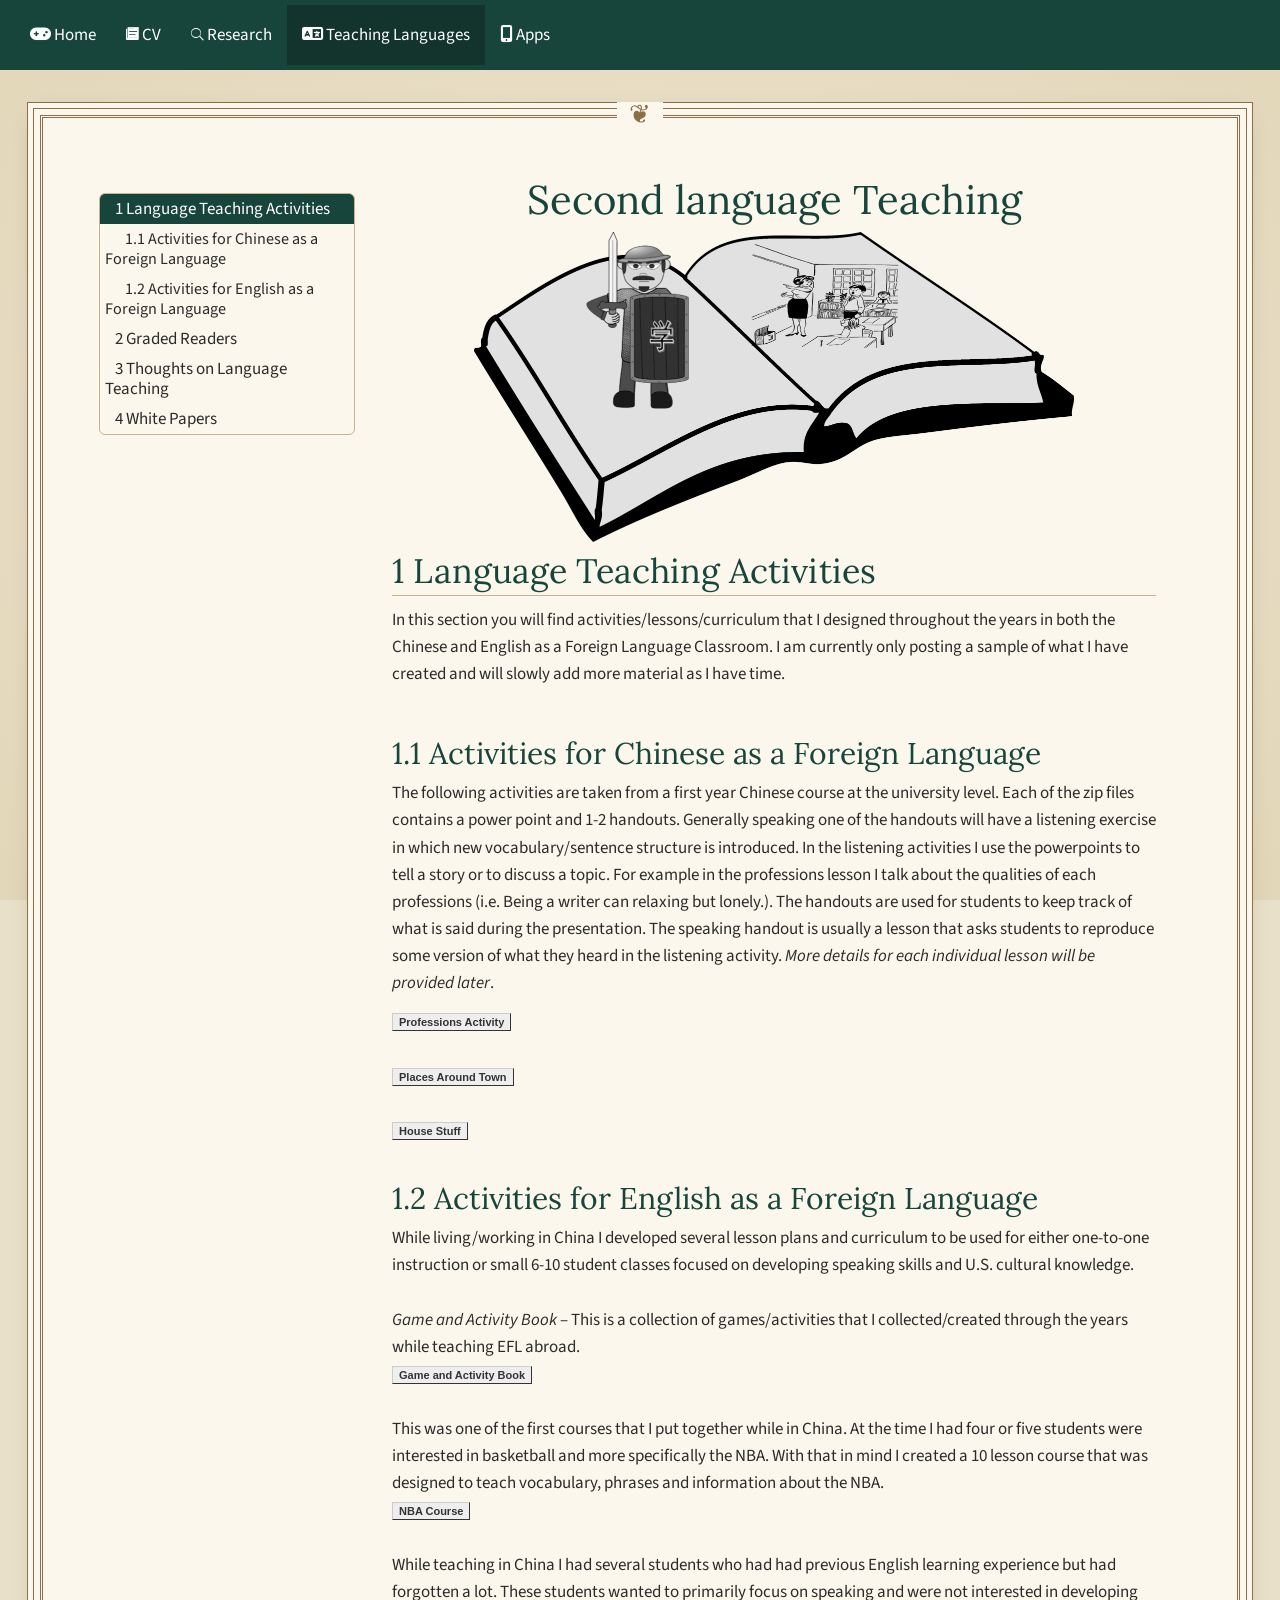
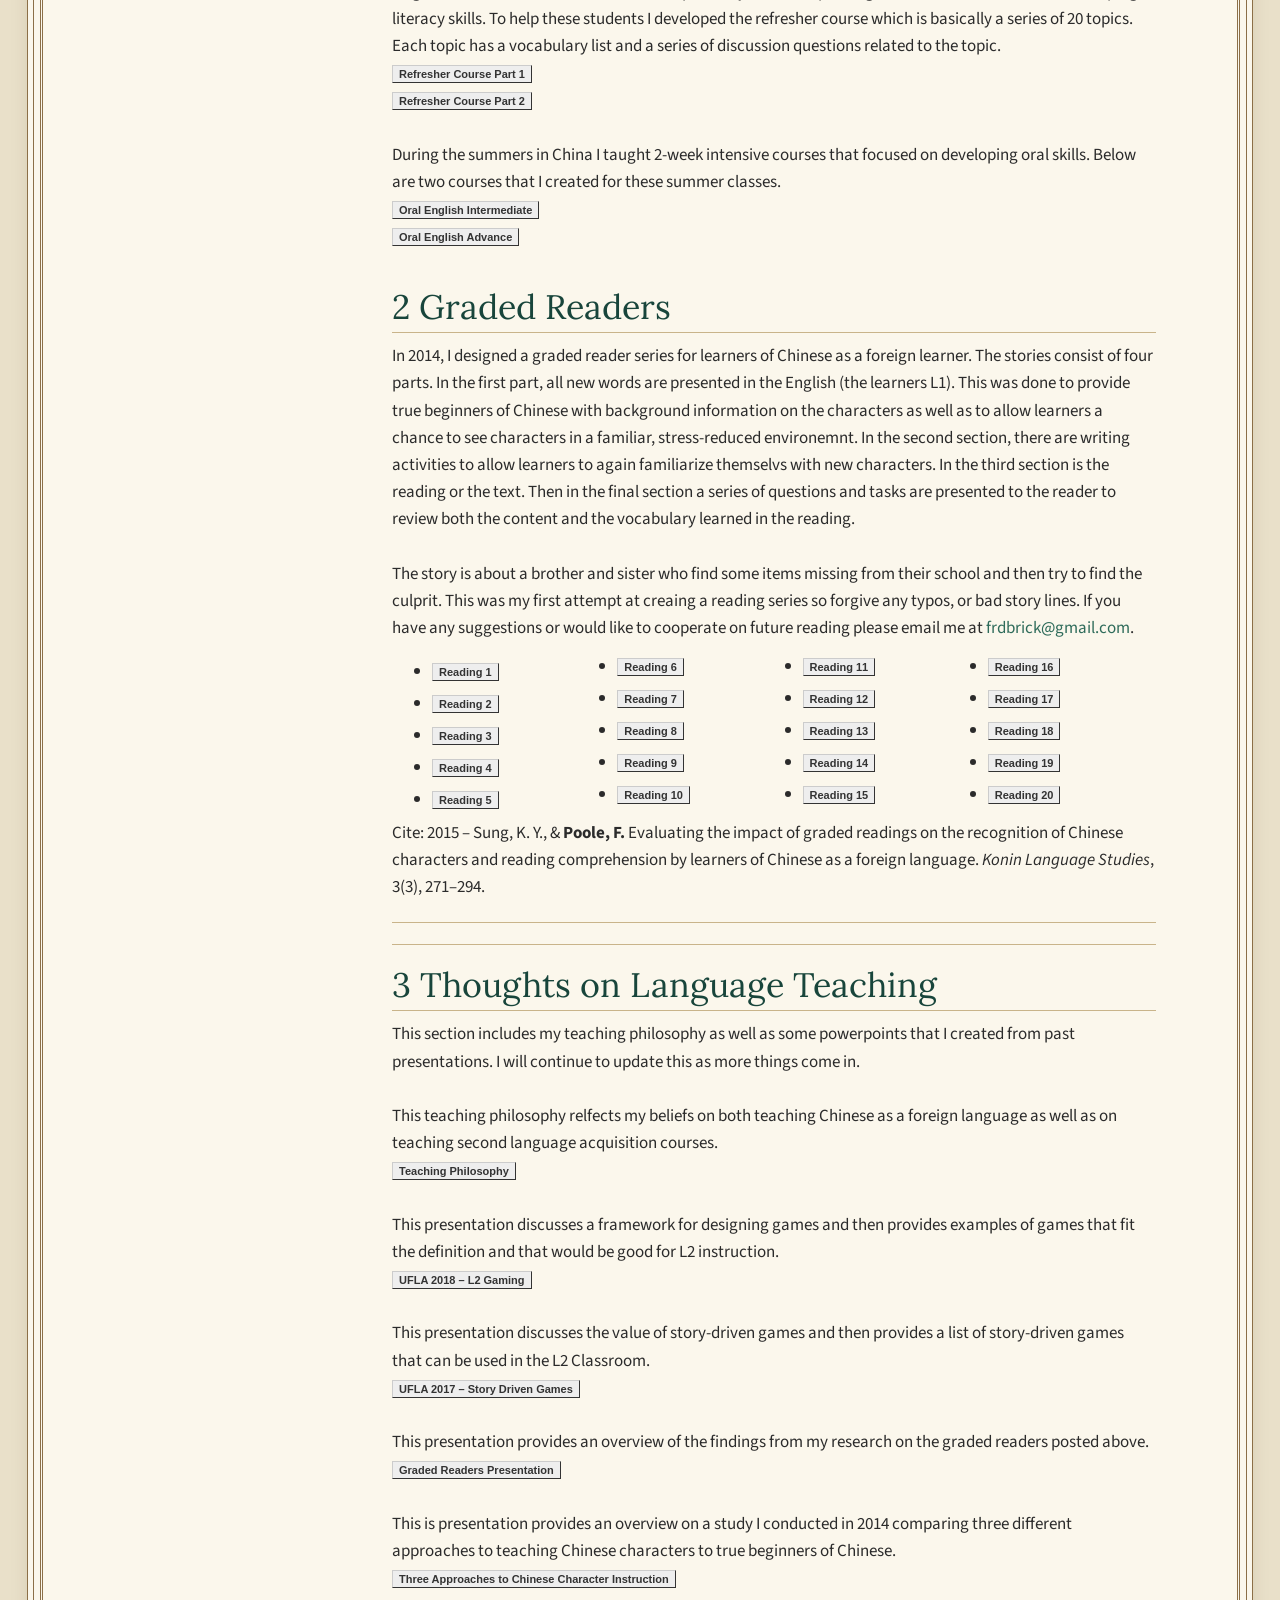
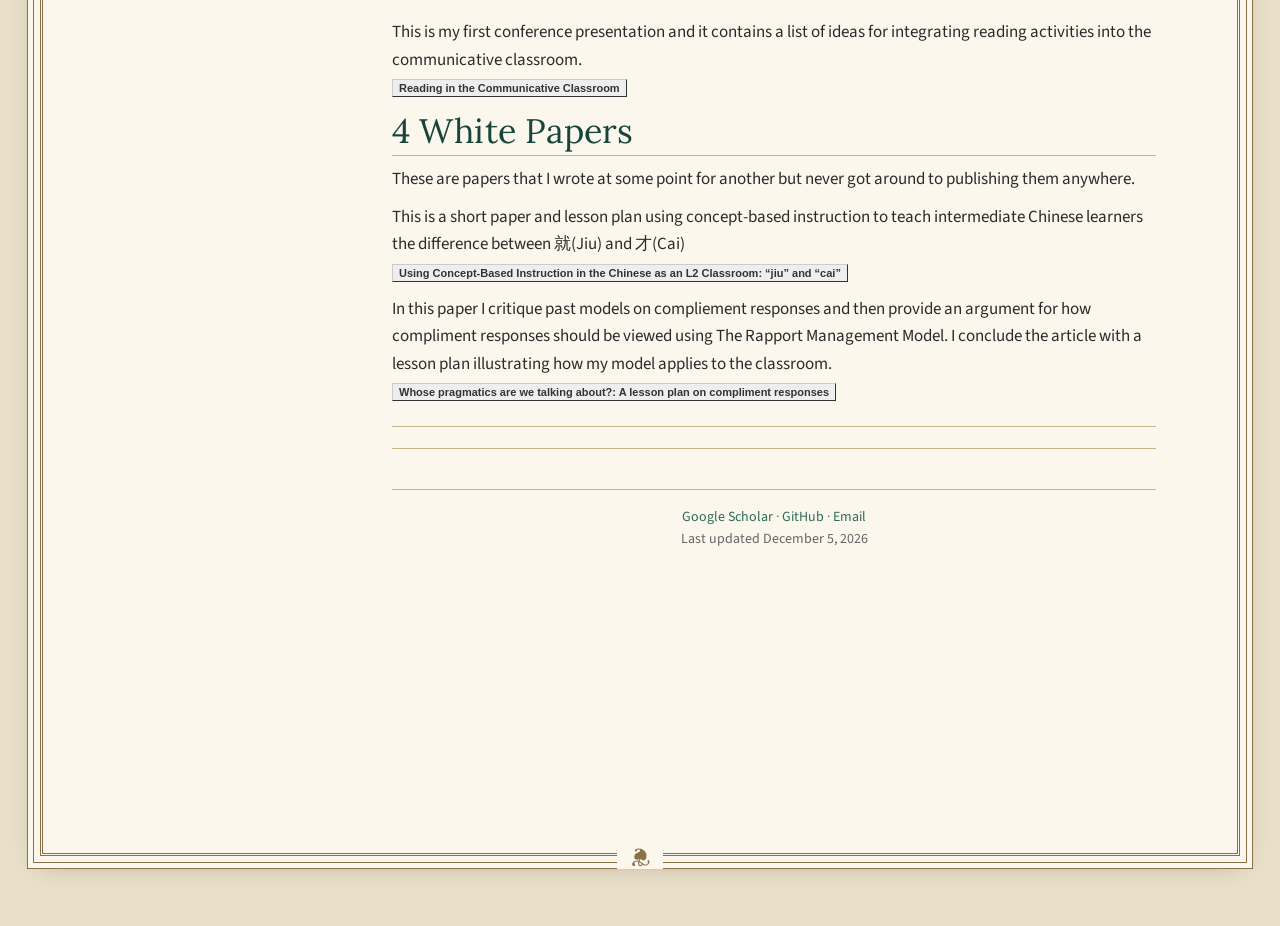
<file: teachLang.html>
<!DOCTYPE html>

<html>

<head>

<meta charset="utf-8" />
<meta name="generator" content="pandoc" />
<meta http-equiv="X-UA-Compatible" content="IE=EDGE" />




<title>Fred Poole | Teaching Languages</title>

<script src="site_libs/header-attrs-2.29/header-attrs.js"></script>
<script src="site_libs/jquery-3.6.0/jquery-3.6.0.min.js"></script>
<meta name="viewport" content="width=device-width, initial-scale=1" />
<link href="site_libs/bootstrap-3.3.5/css/flatly.min.css" rel="stylesheet" />
<script src="site_libs/bootstrap-3.3.5/js/bootstrap.min.js"></script>
<script src="site_libs/bootstrap-3.3.5/shim/html5shiv.min.js"></script>
<script src="site_libs/bootstrap-3.3.5/shim/respond.min.js"></script>
<style>h1 {font-size: 34px;}
       h1.title {font-size: 38px;}
       h2 {font-size: 30px;}
       h3 {font-size: 24px;}
       h4 {font-size: 18px;}
       h5 {font-size: 16px;}
       h6 {font-size: 12px;}
       code {color: inherit; background-color: rgba(0, 0, 0, 0.04);}
       pre:not([class]) { background-color: white }</style>
<script src="site_libs/jqueryui-1.13.2/jquery-ui.min.js"></script>
<link href="site_libs/tocify-1.9.1/jquery.tocify.css" rel="stylesheet" />
<script src="site_libs/tocify-1.9.1/jquery.tocify.js"></script>
<script src="site_libs/navigation-1.1/tabsets.js"></script>
<link href="site_libs/highlightjs-9.12.0/default.css" rel="stylesheet" />
<script src="site_libs/highlightjs-9.12.0/highlight.js"></script>
<link href="site_libs/font-awesome-6.5.2/css/all.min.css" rel="stylesheet" />
<link href="site_libs/font-awesome-6.5.2/css/v4-shims.min.css" rel="stylesheet" />
<link href="site_libs/ionicons-2.0.1/css/ionicons.min.css" rel="stylesheet" />
<link rel="preconnect" href="https://fonts.googleapis.com">
<link rel="preconnect" href="https://fonts.gstatic.com" crossorigin>
<link href="https://fonts.googleapis.com/css2?family=Lora:wght@500;600&family=Source+Sans+3:ital,wght@0,400;0,600;1,400&display=swap" rel="stylesheet">

<style type="text/css">
  code{white-space: pre-wrap;}
  span.smallcaps{font-variant: small-caps;}
  span.underline{text-decoration: underline;}
  div.column{display: inline-block; vertical-align: top; width: 50%;}
  div.hanging-indent{margin-left: 1.5em; text-indent: -1.5em;}
  ul.task-list{list-style: none;}
    </style>

<style type="text/css">code{white-space: pre;}</style>
<script type="text/javascript">
if (window.hljs) {
  hljs.configure({languages: []});
  hljs.initHighlightingOnLoad();
  if (document.readyState && document.readyState === "complete") {
    window.setTimeout(function() { hljs.initHighlighting(); }, 0);
  }
}
</script>






<link rel="stylesheet" href="custom.css" type="text/css" />



<style type = "text/css">
.main-container {
  max-width: 940px;
  margin-left: auto;
  margin-right: auto;
}
img {
  max-width:100%;
}
.tabbed-pane {
  padding-top: 12px;
}
.html-widget {
  margin-bottom: 20px;
}
button.code-folding-btn:focus {
  outline: none;
}
summary {
  display: list-item;
}
details > summary > p:only-child {
  display: inline;
}
pre code {
  padding: 0;
}
</style>


<style type="text/css">
.dropdown-submenu {
  position: relative;
}
.dropdown-submenu>.dropdown-menu {
  top: 0;
  left: 100%;
  margin-top: -6px;
  margin-left: -1px;
  border-radius: 0 6px 6px 6px;
}
.dropdown-submenu:hover>.dropdown-menu {
  display: block;
}
.dropdown-submenu>a:after {
  display: block;
  content: " ";
  float: right;
  width: 0;
  height: 0;
  border-color: transparent;
  border-style: solid;
  border-width: 5px 0 5px 5px;
  border-left-color: #cccccc;
  margin-top: 5px;
  margin-right: -10px;
}
.dropdown-submenu:hover>a:after {
  border-left-color: #adb5bd;
}
.dropdown-submenu.pull-left {
  float: none;
}
.dropdown-submenu.pull-left>.dropdown-menu {
  left: -100%;
  margin-left: 10px;
  border-radius: 6px 0 6px 6px;
}
</style>

<script type="text/javascript">
// manage active state of menu based on current page
$(document).ready(function () {
  // active menu anchor
  href = window.location.pathname
  href = href.substr(href.lastIndexOf('/') + 1)
  if (href === "")
    href = "index.html";
  var menuAnchor = $('a[href="' + href + '"]');

  // mark the anchor link active (and if it's in a dropdown, also mark that active)
  var dropdown = menuAnchor.closest('li.dropdown');
  if (window.bootstrap) { // Bootstrap 4+
    menuAnchor.addClass('active');
    dropdown.find('> .dropdown-toggle').addClass('active');
  } else { // Bootstrap 3
    menuAnchor.parent().addClass('active');
    dropdown.addClass('active');
  }

  // Navbar adjustments
  var navHeight = $(".navbar").first().height() + 15;
  var style = document.createElement('style');
  var pt = "padding-top: " + navHeight + "px; ";
  var mt = "margin-top: -" + navHeight + "px; ";
  var css = "";
  // offset scroll position for anchor links (for fixed navbar)
  for (var i = 1; i <= 6; i++) {
    css += ".section h" + i + "{ " + pt + mt + "}\n";
  }
  style.innerHTML = "body {" + pt + "padding-bottom: 40px; }\n" + css;
  document.head.appendChild(style);
});
</script>

<!-- tabsets -->

<style type="text/css">
.tabset-dropdown > .nav-tabs {
  display: inline-table;
  max-height: 500px;
  min-height: 44px;
  overflow-y: auto;
  border: 1px solid #ddd;
  border-radius: 4px;
}

.tabset-dropdown > .nav-tabs > li.active:before, .tabset-dropdown > .nav-tabs.nav-tabs-open:before {
  content: "\e259";
  font-family: 'Glyphicons Halflings';
  display: inline-block;
  padding: 10px;
  border-right: 1px solid #ddd;
}

.tabset-dropdown > .nav-tabs.nav-tabs-open > li.active:before {
  content: "\e258";
  font-family: 'Glyphicons Halflings';
  border: none;
}

.tabset-dropdown > .nav-tabs > li.active {
  display: block;
}

.tabset-dropdown > .nav-tabs > li > a,
.tabset-dropdown > .nav-tabs > li > a:focus,
.tabset-dropdown > .nav-tabs > li > a:hover {
  border: none;
  display: inline-block;
  border-radius: 4px;
  background-color: transparent;
}

.tabset-dropdown > .nav-tabs.nav-tabs-open > li {
  display: block;
  float: none;
}

.tabset-dropdown > .nav-tabs > li {
  display: none;
}
</style>

<!-- code folding -->



<style type="text/css">

#TOC {
  margin: 25px 0px 20px 0px;
}
@media (max-width: 768px) {
#TOC {
  position: relative;
  width: 100%;
}
}

@media print {
.toc-content {
  /* see https://github.com/w3c/csswg-drafts/issues/4434 */
  float: right;
}
}

.toc-content {
  padding-left: 30px;
  padding-right: 40px;
}

div.main-container {
  max-width: 1200px;
}

div.tocify {
  width: 20%;
  max-width: 260px;
  max-height: 85%;
}

@media (min-width: 768px) and (max-width: 991px) {
  div.tocify {
    width: 25%;
  }
}

@media (max-width: 767px) {
  div.tocify {
    width: 100%;
    max-width: none;
  }
}

.tocify ul, .tocify li {
  line-height: 20px;
}

.tocify-subheader .tocify-item {
  font-size: 0.90em;
}

.tocify .list-group-item {
  border-radius: 0px;
}

.tocify-subheader {
  display: inline;
}
.tocify-subheader .tocify-item {
  font-size: 0.95em;
}

</style>



</head>

<body>


<div class="container-fluid main-container">


<!-- setup 3col/9col grid for toc_float and main content  -->
<div class="row">
<div class="col-xs-12 col-sm-4 col-md-3">
<div id="TOC" class="tocify">
</div>
</div>

<div class="toc-content col-xs-12 col-sm-8 col-md-9">




<div class="navbar navbar-default  navbar-fixed-top" role="navigation">
  <div class="container">
    <div class="navbar-header">
      <button type="button" class="navbar-toggle collapsed" data-toggle="collapse" data-bs-toggle="collapse" data-target="#navbar" data-bs-target="#navbar">
        <span class="icon-bar"></span>
        <span class="icon-bar"></span>
        <span class="icon-bar"></span>
      </button>
      <a class="navbar-brand" href="index.html"></a>
    </div>
    <div id="navbar" class="navbar-collapse collapse">
      <ul class="nav navbar-nav">
        <li>
  <a href="index.html">
    <span class="fa fa-gamepad"></span>
     
    Home
  </a>
</li>
<li>
  <a href="cv.html">
    <span class="ion ion-ios-paper"></span>
     
    CV
  </a>
</li>
<li>
  <a href="research.html">
    <span class="ion ion-ios-search"></span>
     
    Research
  </a>
</li>
<li>
  <a href="teachLang.html">
    <span class="fa fa-language"></span>
     
    Teaching Languages
  </a>
</li>
<li>
  <a href="apps.html">
    <span class="fa fa-mobile"></span>
     
    Apps
  </a>
</li>
      </ul>
      <ul class="nav navbar-nav navbar-right">
        
      </ul>
    </div><!--/.nav-collapse -->
  </div><!--/.container -->
</div><!--/.navbar -->

<div id="header">




</div>


<center style="font-size:40px">
Second language Teaching
</center>
<p><img src="images/iconFred3.png" width="600px" style="display: block; margin: auto;" /></p>
<div id="language-teaching-activities" class="section level1"
number="1">
<h1><span class="header-section-number">1</span> Language Teaching
Activities</h1>
<p>In this section you will find activities/lessons/curriculum that I
designed throughout the years in both the Chinese and English as a
Foreign Language Classroom. I am currently only posting a sample of what
I have created and will slowly add more material as I have time.</p>
<p></br></p>
<div id="activities-for-chinese-as-a-foreign-language"
class="section level2" number="1.1">
<h2><span class="header-section-number">1.1</span> Activities for
Chinese as a Foreign Language</h2>
<p>The following activities are taken from a first year Chinese course
at the university level. Each of the zip files contains a power point
and 1-2 handouts. Generally speaking one of the handouts will have a
listening exercise in which new vocabulary/sentence structure is
introduced. In the listening activities I use the powerpoints to tell a
story or to discuss a topic. For example in the professions lesson I
talk about the qualities of each professions (i.e. Being a writer can
relaxing but lonely.). The handouts are used for students to keep track
of what is said during the presentation. The speaking handout is usually
a lesson that asks students to reproduce some version of what they heard
in the listening activity. <em>More details for each individual lesson
will be provided later</em>.</p>
<p><a href="chineseactivities/professions.zip" class="button">Professions
Activity</a> </br> </br>
<a href="chineseactivities/places.zip" class="button">Places Around
Town</a> </br> </br>
<a href="chineseactivities/house.zip" class="button">House Stuff</a>
</br> </br></p>
</div>
<div id="activities-for-english-as-a-foreign-language"
class="section level2" number="1.2">
<h2><span class="header-section-number">1.2</span> Activities for
English as a Foreign Language</h2>
<p>While living/working in China I developed several lesson plans and
curriculum to be used for either one-to-one instruction or small 6-10
student classes focused on developing speaking skills and U.S. cultural
knowledge. </br> </br> <em>Game and Activity Book</em> – This is a
collection of games/activities that I collected/created through the
years while teaching EFL abroad. </br>
<a href="eslMaterial/Game and Activity book.pdf" class="button">Game and
Activity Book</a> </br> </br> This was one of the first courses that I
put together while in China. At the time I had four or five students
were interested in basketball and more specifically the NBA. With that
in mind I created a 10 lesson course that was designed to teach
vocabulary, phrases and information about the NBA. </br>
<a href="eslMaterial/Revised NBA CLASS.pdf" class="button">NBA
Course</a> </br> </br> While teaching in China I had several students
who had had previous English learning experience but had forgotten a
lot. These students wanted to primarily focus on speaking and were not
interested in developing literacy skills. To help these students I
developed the refresher course which is basically a series of 20 topics.
Each topic has a vocabulary list and a series of discussion questions
related to the topic. </br>
<a href="eslMaterial/Refresher Course Part 1.pdf" class="button">Refresher
Course Part 1</a></br>
<a href="eslMaterial/Refresher Course Part 2.pdf" class="button">Refresher
Course Part 2</a> </br> </br> During the summers in China I taught
2-week intensive courses that focused on developing oral skills. Below
are two courses that I created for these summer classes. </br>
<a href="eslMaterial/Oral English Intermediate.docx" class="button">Oral
English Intermediate</a></br>
<a href="eslMaterial/Summer Classes Advance.docx" class="button">Oral
English Advance</a> </br> </br></p>
</div>
</div>
<div id="graded-readers" class="section level1" number="2">
<h1><span class="header-section-number">2</span> Graded Readers</h1>
<p>In 2014, I designed a graded reader series for learners of Chinese as
a foreign learner. The stories consist of four parts. In the first part,
all new words are presented in the English (the learners L1). This was
done to provide true beginners of Chinese with background information on
the characters as well as to allow learners a chance to see characters
in a familiar, stress-reduced environemnt. In the second section, there
are writing activities to allow learners to again familiarize themselvs
with new characters. In the third section is the reading or the text.
Then in the final section a series of questions and tasks are presented
to the reader to review both the content and the vocabulary learned in
the reading. </br></br> The story is about a brother and sister who find
some items missing from their school and then try to find the culprit.
This was my first attempt at creaing a reading series so forgive any
typos, or bad story lines. If you have any suggestions or would like to
cooperate on future reading please email me at <a
href="mailto:frdbrick@gmail.com"
class="email">frdbrick@gmail.com</a>.</p>
<ul class="gradedreaders">
<li>
<a href="readers/Starter 1.docx" class="button">Reading 1</a>
</li>
<li>
<a href="readers/Starter 2.docx" class="button">Reading 2</a>
</li>
<li>
<a href="readers/Starter 3.docx" class="button">Reading 3</a>
</li>
<li>
<a href="readers/Starter 4.docx" class="button">Reading 4</a>
</li>
<li>
<a href="readers/Starter 5.docx" class="button">Reading 5</a>
</li>
<li>
<a href="readers/Starter 6.docx" class="button">Reading 6</a>
</li>
<li>
<a href="readers/Starter 7.docx" class="button">Reading 7</a>
</li>
<li>
<a href="readers/Starter 8.docx" class="button">Reading 8</a>
</li>
<li>
<a href="readers/Starter 9.docx" class="button">Reading 9</a>
</li>
<li>
<a href="readers/Starter 10.docx" class="button">Reading 10</a>
</li>
<li>
<a href="readers/Starter 11.docx" class="button">Reading 11</a>
</li>
<li>
<a href="readers/Starter 12.docx" class="button">Reading 12</a>
</li>
<li>
<a href="readers/Starter 13.docx" class="button">Reading 13</a>
</li>
<li>
<a href="readers/Starter 14.docx" class="button">Reading 14</a>
</li>
<li>
<a href="readers/Starter 15.docx" class="button">Reading 15</a>
</li>
<li>
<a href="readers/Starter 16.docx" class="button">Reading 16</a>
</li>
<li>
<a href="readers/Starter 17.docx" class="button">Reading 17</a>
</li>
<li>
<a href="readers/Starter 18.docx" class="button">Reading 18</a>
</li>
<li>
<a href="readers/Starter 19.docx" class="button">Reading 19</a>
</li>
<li>
<a href="readers/Starter 20.docx" class="button">Reading 20</a>
</li>
</ul>
Cite: 2015 – Sung, K. Y., &amp; <strong>Poole, F.</strong> Evaluating
the impact of graded readings on the recognition of Chinese characters
and reading comprehension by learners of Chinese as a foreign language.
<em>Konin Language Studies</em>, 3(3), 271–294. </br>
<hr>
<hr>
</div>
<div id="thoughts-on-language-teaching" class="section level1"
number="3">
<h1><span class="header-section-number">3</span> Thoughts on Language
Teaching</h1>
<p>This section includes my teaching philosophy as well as some
powerpoints that I created from past presentations. I will continue to
update this as more things come in. </br> </br> This teaching philosophy
relfects my beliefs on both teaching Chinese as a foreign language as
well as on teaching second language acquisition courses. </br>
<a href="thoughts/TeachingStatement.docx" class="button">Teaching
Philosophy</a> </br> </br> This presentation discusses a framework for
designing games and then provides examples of games that fit the
definition and that would be good for L2 instruction. </br>
<a href="thoughts/UFLA2018.pptx" class="button">UFLA 2018 – L2
Gaming</a> </br> </br> This presentation discusses the value of
story-driven games and then provides a list of story-driven games that
can be used in the L2 Classroom. </br>
<a href="thoughts/UFLA2017SDG.pptx" class="button">UFLA 2017 – Story
Driven Games</a> </br> </br> This presentation provides an overview of
the findings from my research on the graded readers posted above. </br>
<a href="thoughts/gradedreaders.pptx" class="button">Graded Readers
Presentation</a> </br> </br> This is presentation provides an overview
on a study I conducted in 2014 comparing three different approaches to
teaching Chinese characters to true beginners of Chinese. </br>
<a href="thoughts/CAERDA.pptx" class="button">Three Approaches to
Chinese Character Instruction</a> </br> </br> This is my first
conference presentation and it contains a list of ideas for integrating
reading activities into the communicative classroom. </br>
<a href="thoughts/readingESL.pptx" class="button">Reading in the
Communicative Classroom</a> </br></p>
</div>
<div id="white-papers" class="section level1" number="4">
<h1><span class="header-section-number">4</span> White Papers</h1>
<p>These are papers that I wrote at some point for another but never got
around to publishing them anywhere.</p>
<p>This is a short paper and lesson plan using concept-based instruction
to teach intermediate Chinese learners the difference between 就(Jiu)
and 才(Cai) </br> <a href="WhitePapers/cbidoc.docx" class="button">Using
Concept-Based Instruction in the Chinese as an L2 Classroom: “jiu” and
“cai”</a> </br></p>
<p>In this paper I critique past models on compliement responses and
then provide an argument for how compliment responses should be viewed
using The Rapport Management Model. I conclude the article with a lesson
plan illustrating how my model applies to the classroom. </br>
<a href="WhitePapers/compResp.docx" class="button">Whose pragmatics are
we talking about?: A lesson plan on compliment responses</a> </br></p>
<hr>
<hr>
</div>

<div class="site-footer">
  <a href="https://scholar.google.com/citations?user=7KNV6UYAAAAJ&hl=en">Google Scholar</a> ·
  <a href="https://github.com/fredpoole">GitHub</a> ·
  <a href="mailto:frdbrick@gmail.com">Email</a>
  <br>
  <span id="last-modified"></span>
  <script>document.getElementById("last-modified").textContent = "Last updated " + new Date(document.lastModified).toLocaleDateString("en-US", {year: "numeric", month: "long", day: "numeric"});</script>
</div>


</div>
</div>

</div>

<script>

// add bootstrap table styles to pandoc tables
function bootstrapStylePandocTables() {
  $('tr.odd').parent('tbody').parent('table').addClass('table table-condensed');
}
$(document).ready(function () {
  bootstrapStylePandocTables();
});


</script>

<!-- tabsets -->

<script>
$(document).ready(function () {
  window.buildTabsets("TOC");
});

$(document).ready(function () {
  $('.tabset-dropdown > .nav-tabs > li').click(function () {
    $(this).parent().toggleClass('nav-tabs-open');
  });
});
</script>

<!-- code folding -->

<script>
$(document).ready(function ()  {

    // temporarily add toc-ignore selector to headers for the consistency with Pandoc
    $('.unlisted.unnumbered').addClass('toc-ignore')

    // move toc-ignore selectors from section div to header
    $('div.section.toc-ignore')
        .removeClass('toc-ignore')
        .children('h1,h2,h3,h4,h5').addClass('toc-ignore');

    // establish options
    var options = {
      selectors: "h1,h2",
      theme: "bootstrap3",
      context: '.toc-content',
      hashGenerator: function (text) {
        return text.replace(/[.\\/?&!#<>]/g, '').replace(/\s/g, '_');
      },
      ignoreSelector: ".toc-ignore",
      scrollTo: 0
    };
    options.showAndHide = false;
    options.smoothScroll = false;

    // tocify
    var toc = $("#TOC").tocify(options).data("toc-tocify");
});
</script>

<!-- dynamically load mathjax for compatibility with self-contained -->
<script>
  (function () {
    var script = document.createElement("script");
    script.type = "text/javascript";
    script.src  = "https://mathjax.rstudio.com/latest/MathJax.js?config=TeX-AMS-MML_HTMLorMML";
    document.getElementsByTagName("head")[0].appendChild(script);
  })();
</script>

</body>
</html>
</file>
<file: site_libs/highlightjs-9.12.0/default.css>
.hljs-literal {
  color: #990073;
}

.hljs-number {
  color: #099;
}

.hljs-comment {
  color: #998;
  font-style: italic;
}

.hljs-keyword {
  color: #900;
  font-weight: bold;
}

.hljs-string {
  color: #d14;
}
</file>
<file: custom.css>
/* Colors and fonts */
:root {
  --green: #18453B;
  --green-mid: #2E6B5A;
  --green-light: #E8F0EC;
  --text: #2B2B2B;
}

body {
  font-family: "Source Sans 3", "Helvetica Neue", Arial, sans-serif;
  font-size: 17px;
  line-height: 1.6;
  color: var(--text);
}

h1, h2, h3, h4, h5, .title, center {
  font-family: "Lora", Georgia, serif;
  color: var(--green);
}

a { color: var(--green-mid); }
a:hover, a:focus { color: var(--green); }

.navbar-default {
  background-color: var(--green);
  border-color: var(--green);
}

.navbar-default .navbar-brand {
  font-family: "Lora", Georgia, serif;
  color: white;
}

.navbar-default .navbar-nav > .active > a,
.navbar-default .navbar-nav > .active > a:hover,
.navbar-default .navbar-nav > .active > a:focus {
  background-color: rgba(0, 0, 0, 0.25);
}

.list-group-item.active, .list-group-item.active:hover, .list-group-item.active:focus {
  background-color: var(--green);
  border-color: var(--green);
}

img { max-width: 100%; height: auto; }

/* Home page */
.home-header { text-align: center; margin: 30px 0 20px; }
.home-name { font-size: 42px; margin-bottom: 4px; }
.home-role { font-size: 18px; color: #555; margin-bottom: 14px; }
.home-links a {
  display: inline-block;
  margin: 4px 6px;
  padding: 5px 14px;
  border: 1px solid var(--green);
  border-radius: 999px;
  text-decoration: none;
}
.home-links a:hover { background-color: var(--green-light); }

.about {
  display: flex;
  gap: 32px;
  align-items: flex-start;
  margin: 30px 0;
}
.about-photo {
  width: 240px;
  aspect-ratio: 4 / 5;
  object-fit: cover;
  object-position: top;
  border-radius: 12px;
  flex-shrink: 0;
}
.about-text h2 { margin-top: 0; }

@media (max-width: 700px) {
  .about { flex-direction: column; align-items: center; }
  ul.gradedreaders { columns: 2; -webkit-columns: 2; -moz-columns: 2; }
}

.site-footer {
  text-align: center;
  color: #666;
  font-size: 14px;
  margin: 40px 0 20px;
  padding-top: 16px;
  border-top: 1px solid #ddd;
}

.button {
  font: bold 11px Arial;
  text-decoration: none;
  background-color: #EEEEEE;
  color: #333333;
  padding: 2px 6px 2px 6px;
  border-top: 1px solid #CCCCCC;
  border-right: 1px solid #333333;
  border-bottom: 1px solid #333333;
  border-left: 1px solid #CCCCCC;
}

ul.gradedreaders {
  columns: 4;
  -webkit-columns: 4;
  -moz-columns: 4;
}

.container {
  overflow: hidden;
}

/* Keep the CV publication list inside the page */
.main-container .container {
  width: auto;
  max-width: 100%;
  padding: 0;
}

.filterDiv {
  float: left;
  background-color: white;
  color: black;
  width: 100%;
  line-height: normal;
  text-align: left;
  margin: 2px;
  display: none; /* Hidden by default */
}

/* The "show" class is added to the filtered elements */
.show {
  display: block;
}

.myBtnContainer{
  width:100%;
  display:flex;
  justify-content:center;
}

/* Style the buttons */
.btn {
  border: 1px solid var(--green);
  border-radius: 999px;
  outline: none;
  padding: 4px 14px;
  margin: 4px;
  background-color: white;
  color: var(--green);
  font-size: 14px;
  cursor: pointer;
}

.btn:hover {
  background-color: var(--green-light);
  color: var(--green);
}

.btn.active, .btn.active:hover {
  background-color: var(--green);
  color: white;
}

li{
  margin:5px 0;
}

ul{
  margin:5px 0;
}

.about-text h2 { text-align: center; }

/* Old-book page frame */
body {
  background-color: #E9E0C9;
  background-image: radial-gradient(ellipse at center, #EFE7D3 0%, #E2D6B8 100%);
  background-attachment: fixed;
}

.main-container {
  position: relative;
  background-color: #FBF7EC;
  margin-top: 30px;
  margin-bottom: 30px;
  padding: 50px 56px 30px;
  border: 3px double #8B6F47;
  outline: 1px solid #8B6F47;
  outline-offset: 6px;
  box-shadow: 0 0 0 12px #FBF7EC, 0 0 0 13px #8B6F47, 0 6px 24px rgba(60, 40, 10, 0.35);
}

/* Fleurons at the top and bottom of the page */
.main-container::before,
.main-container::after {
  content: "\2766";
  position: absolute;
  left: 50%;
  transform: translateX(-50%);
  font-family: Georgia, serif;
  font-size: 26px;
  line-height: 1;
  color: #8B6F47;
  background-color: #FBF7EC;
  padding: 0 12px;
}
.main-container::before { top: -16px; }
.main-container::after { bottom: -16px; transform: translateX(-50%) rotate(180deg); }

.main-container h1 { border-bottom: 1px solid #C9B48A; padding-bottom: 6px; }
.main-container h1.home-name { border-bottom: none; }
.main-container hr { border-top: 1px solid #C9B48A; }

.list-group-item, .filterDiv, .btn { background-color: transparent; }
.tocify { border-color: #C9B48A; }

.site-footer { border-top-color: #C9B48A; }

@media (max-width: 700px) {
  .main-container {
    margin: 24px 12px;
    padding: 36px 18px 24px;
    box-shadow: 0 4px 16px rgba(60, 40, 10, 0.3);
  }
}
</file>
<file: site_libs/bootstrap-3.3.5/css/flatly.min.css>
@font-face {
  font-family: 'Lato';
  font-style: normal;
  font-weight: 400;
  src: url(fonts/Lato.ttf) format('truetype');
}
@font-face {
  font-family: 'Lato';
  font-style: normal;
  font-weight: 700;
  src: url(fonts/LatoBold.ttf) format('truetype');
}
@font-face {
  font-family: 'Lato';
  font-style: italic;
  font-weight: 400;
  src: url(fonts/LatoItalic.ttf) format('truetype');
}

/*!
 * bootswatch v3.3.6
 * Homepage: http://bootswatch.com
 * Copyright 2012-2015 Thomas Park
 * Licensed under MIT
 * Based on Bootstrap
*//*!
 * Bootstrap v3.3.6 (http://getbootstrap.com)
 * Copyright 2011-2015 Twitter, Inc.
 * Licensed under MIT (https://github.com/twbs/bootstrap/blob/master/LICENSE)
 *//*! normalize.css v3.0.3 | MIT License | github.com/necolas/normalize.css */html{font-family:sans-serif;-ms-text-size-adjust:100%;-webkit-text-size-adjust:100%}body{margin:0}article,aside,details,figcaption,figure,footer,header,hgroup,main,menu,nav,section,summary{display:block}audio,canvas,progress,video{display:inline-block;vertical-align:baseline}audio:not([controls]){display:none;height:0}[hidden],template{display:none}a{background-color:transparent}a:active,a:hover{outline:0}abbr[title]{border-bottom:1px dotted}b,strong{font-weight:bold}dfn{font-style:italic}h1{font-size:2em;margin:0.67em 0}mark{background:#ff0;color:#000}small{font-size:80%}sub,sup{font-size:75%;line-height:0;position:relative;vertical-align:baseline}sup{top:-0.5em}sub{bottom:-0.25em}img{border:0}svg:not(:root){overflow:hidden}figure{margin:1em 40px}hr{-webkit-box-sizing:content-box;-moz-box-sizing:content-box;box-sizing:content-box;height:0}pre{overflow:auto}code,kbd,pre,samp{font-family:monospace, monospace;font-size:1em}button,input,optgroup,select,textarea{color:inherit;font:inherit;margin:0}button{overflow:visible}button,select{text-transform:none}button,html input[type="button"],input[type="reset"],input[type="submit"]{-webkit-appearance:button;cursor:pointer}button[disabled],html input[disabled]{cursor:default}button::-moz-focus-inner,input::-moz-focus-inner{border:0;padding:0}input{line-height:normal}input[type="checkbox"],input[type="radio"]{-webkit-box-sizing:border-box;-moz-box-sizing:border-box;box-sizing:border-box;padding:0}input[type="number"]::-webkit-inner-spin-button,input[type="number"]::-webkit-outer-spin-button{height:auto}input[type="search"]{-webkit-appearance:textfield;-webkit-box-sizing:content-box;-moz-box-sizing:content-box;box-sizing:content-box}input[type="search"]::-webkit-search-cancel-button,input[type="search"]::-webkit-search-decoration{-webkit-appearance:none}fieldset{border:1px solid #c0c0c0;margin:0 2px;padding:0.35em 0.625em 0.75em}legend{border:0;padding:0}textarea{overflow:auto}optgroup{font-weight:bold}table{border-collapse:collapse;border-spacing:0}td,th{padding:0}/*! Source: https://github.com/h5bp/html5-boilerplate/blob/master/src/css/main.css */@media print{*,*:before,*:after{background:transparent !important;color:#000 !important;-webkit-box-shadow:none !important;box-shadow:none !important;text-shadow:none !important}a,a:visited{text-decoration:underline}a[href]:after{content:" (" attr(href) ")"}abbr[title]:after{content:" (" attr(title) ")"}a[href^="#"]:after,a[href^="javascript:"]:after{content:""}pre,blockquote{border:1px solid #999;page-break-inside:avoid}thead{display:table-header-group}tr,img{page-break-inside:avoid}img{max-width:100% !important}p,h2,h3{orphans:3;widows:3}h2,h3{page-break-after:avoid}.navbar{display:none}.btn>.caret,.dropup>.btn>.caret{border-top-color:#000 !important}.label{border:1px solid #000}.table{border-collapse:collapse !important}.table td,.table th{background-color:#fff !important}.table-bordered th,.table-bordered td{border:1px solid #ddd !important}}@font-face{font-family:'Glyphicons Halflings';src:url('../fonts/glyphicons-halflings-regular.eot');src:url('../fonts/glyphicons-halflings-regular.eot?#iefix') format('embedded-opentype'),url('../fonts/glyphicons-halflings-regular.woff') format('woff'),url('../fonts/glyphicons-halflings-regular.ttf') format('truetype'),url('../fonts/glyphicons-halflings-regular.svg#glyphicons_halflingsregular') format('svg')}.glyphicon{position:relative;top:1px;display:inline-block;font-family:'Glyphicons Halflings';font-style:normal;font-weight:normal;line-height:1;-webkit-font-smoothing:antialiased;-moz-osx-font-smoothing:grayscale}.glyphicon-asterisk:before{content:"\002a"}.glyphicon-plus:before{content:"\002b"}.glyphicon-euro:before,.glyphicon-eur:before{content:"\20ac"}.glyphicon-minus:before{content:"\2212"}.glyphicon-cloud:before{content:"\2601"}.glyphicon-envelope:before{content:"\2709"}.glyphicon-pencil:before{content:"\270f"}.glyphicon-glass:before{content:"\e001"}.glyphicon-music:before{content:"\e002"}.glyphicon-search:before{content:"\e003"}.glyphicon-heart:before{content:"\e005"}.glyphicon-star:before{content:"\e006"}.glyphicon-star-empty:before{content:"\e007"}.glyphicon-user:before{content:"\e008"}.glyphicon-film:before{content:"\e009"}.glyphicon-th-large:before{content:"\e010"}.glyphicon-th:before{content:"\e011"}.glyphicon-th-list:before{content:"\e012"}.glyphicon-ok:before{content:"\e013"}.glyphicon-remove:before{content:"\e014"}.glyphicon-zoom-in:before{content:"\e015"}.glyphicon-zoom-out:before{content:"\e016"}.glyphicon-off:before{content:"\e017"}.glyphicon-signal:before{content:"\e018"}.glyphicon-cog:before{content:"\e019"}.glyphicon-trash:before{content:"\e020"}.glyphicon-home:before{content:"\e021"}.glyphicon-file:before{content:"\e022"}.glyphicon-time:before{content:"\e023"}.glyphicon-road:before{content:"\e024"}.glyphicon-download-alt:before{content:"\e025"}.glyphicon-download:before{content:"\e026"}.glyphicon-upload:before{content:"\e027"}.glyphicon-inbox:before{content:"\e028"}.glyphicon-play-circle:before{content:"\e029"}.glyphicon-repeat:before{content:"\e030"}.glyphicon-refresh:before{content:"\e031"}.glyphicon-list-alt:before{content:"\e032"}.glyphicon-lock:before{content:"\e033"}.glyphicon-flag:before{content:"\e034"}.glyphicon-headphones:before{content:"\e035"}.glyphicon-volume-off:before{content:"\e036"}.glyphicon-volume-down:before{content:"\e037"}.glyphicon-volume-up:before{content:"\e038"}.glyphicon-qrcode:before{content:"\e039"}.glyphicon-barcode:before{content:"\e040"}.glyphicon-tag:before{content:"\e041"}.glyphicon-tags:before{content:"\e042"}.glyphicon-book:before{content:"\e043"}.glyphicon-bookmark:before{content:"\e044"}.glyphicon-print:before{content:"\e045"}.glyphicon-camera:before{content:"\e046"}.glyphicon-font:before{content:"\e047"}.glyphicon-bold:before{content:"\e048"}.glyphicon-italic:before{content:"\e049"}.glyphicon-text-height:before{content:"\e050"}.glyphicon-text-width:before{content:"\e051"}.glyphicon-align-left:before{content:"\e052"}.glyphicon-align-center:before{content:"\e053"}.glyphicon-align-right:before{content:"\e054"}.glyphicon-align-justify:before{content:"\e055"}.glyphicon-list:before{content:"\e056"}.glyphicon-indent-left:before{content:"\e057"}.glyphicon-indent-right:before{content:"\e058"}.glyphicon-facetime-video:before{content:"\e059"}.glyphicon-picture:before{content:"\e060"}.glyphicon-map-marker:before{content:"\e062"}.glyphicon-adjust:before{content:"\e063"}.glyphicon-tint:before{content:"\e064"}.glyphicon-edit:before{content:"\e065"}.glyphicon-share:before{content:"\e066"}.glyphicon-check:before{content:"\e067"}.glyphicon-move:before{content:"\e068"}.glyphicon-step-backward:before{content:"\e069"}.glyphicon-fast-backward:before{content:"\e070"}.glyphicon-backward:before{content:"\e071"}.glyphicon-play:before{content:"\e072"}.glyphicon-pause:before{content:"\e073"}.glyphicon-stop:before{content:"\e074"}.glyphicon-forward:before{content:"\e075"}.glyphicon-fast-forward:before{content:"\e076"}.glyphicon-step-forward:before{content:"\e077"}.glyphicon-eject:before{content:"\e078"}.glyphicon-chevron-left:before{content:"\e079"}.glyphicon-chevron-right:before{content:"\e080"}.glyphicon-plus-sign:before{content:"\e081"}.glyphicon-minus-sign:before{content:"\e082"}.glyphicon-remove-sign:before{content:"\e083"}.glyphicon-ok-sign:before{content:"\e084"}.glyphicon-question-sign:before{content:"\e085"}.glyphicon-info-sign:before{content:"\e086"}.glyphicon-screenshot:before{content:"\e087"}.glyphicon-remove-circle:before{content:"\e088"}.glyphicon-ok-circle:before{content:"\e089"}.glyphicon-ban-circle:before{content:"\e090"}.glyphicon-arrow-left:before{content:"\e091"}.glyphicon-arrow-right:before{content:"\e092"}.glyphicon-arrow-up:before{content:"\e093"}.glyphicon-arrow-down:before{content:"\e094"}.glyphicon-share-alt:before{content:"\e095"}.glyphicon-resize-full:before{content:"\e096"}.glyphicon-resize-small:before{content:"\e097"}.glyphicon-exclamation-sign:before{content:"\e101"}.glyphicon-gift:before{content:"\e102"}.glyphicon-leaf:before{content:"\e103"}.glyphicon-fire:before{content:"\e104"}.glyphicon-eye-open:before{content:"\e105"}.glyphicon-eye-close:before{content:"\e106"}.glyphicon-warning-sign:before{content:"\e107"}.glyphicon-plane:before{content:"\e108"}.glyphicon-calendar:before{content:"\e109"}.glyphicon-random:before{content:"\e110"}.glyphicon-comment:before{content:"\e111"}.glyphicon-magnet:before{content:"\e112"}.glyphicon-chevron-up:before{content:"\e113"}.glyphicon-chevron-down:before{content:"\e114"}.glyphicon-retweet:before{content:"\e115"}.glyphicon-shopping-cart:before{content:"\e116"}.glyphicon-folder-close:before{content:"\e117"}.glyphicon-folder-open:before{content:"\e118"}.glyphicon-resize-vertical:before{content:"\e119"}.glyphicon-resize-horizontal:before{content:"\e120"}.glyphicon-hdd:before{content:"\e121"}.glyphicon-bullhorn:before{content:"\e122"}.glyphicon-bell:before{content:"\e123"}.glyphicon-certificate:before{content:"\e124"}.glyphicon-thumbs-up:before{content:"\e125"}.glyphicon-thumbs-down:before{content:"\e126"}.glyphicon-hand-right:before{content:"\e127"}.glyphicon-hand-left:before{content:"\e128"}.glyphicon-hand-up:before{content:"\e129"}.glyphicon-hand-down:before{content:"\e130"}.glyphicon-circle-arrow-right:before{content:"\e131"}.glyphicon-circle-arrow-left:before{content:"\e132"}.glyphicon-circle-arrow-up:before{content:"\e133"}.glyphicon-circle-arrow-down:before{content:"\e134"}.glyphicon-globe:before{content:"\e135"}.glyphicon-wrench:before{content:"\e136"}.glyphicon-tasks:before{content:"\e137"}.glyphicon-filter:before{content:"\e138"}.glyphicon-briefcase:before{content:"\e139"}.glyphicon-fullscreen:before{content:"\e140"}.glyphicon-dashboard:before{content:"\e141"}.glyphicon-paperclip:before{content:"\e142"}.glyphicon-heart-empty:before{content:"\e143"}.glyphicon-link:before{content:"\e144"}.glyphicon-phone:before{content:"\e145"}.glyphicon-pushpin:before{content:"\e146"}.glyphicon-usd:before{content:"\e148"}.glyphicon-gbp:before{content:"\e149"}.glyphicon-sort:before{content:"\e150"}.glyphicon-sort-by-alphabet:before{content:"\e151"}.glyphicon-sort-by-alphabet-alt:before{content:"\e152"}.glyphicon-sort-by-order:before{content:"\e153"}.glyphicon-sort-by-order-alt:before{content:"\e154"}.glyphicon-sort-by-attributes:before{content:"\e155"}.glyphicon-sort-by-attributes-alt:before{content:"\e156"}.glyphicon-unchecked:before{content:"\e157"}.glyphicon-expand:before{content:"\e158"}.glyphicon-collapse-down:before{content:"\e159"}.glyphicon-collapse-up:before{content:"\e160"}.glyphicon-log-in:before{content:"\e161"}.glyphicon-flash:before{content:"\e162"}.glyphicon-log-out:before{content:"\e163"}.glyphicon-new-window:before{content:"\e164"}.glyphicon-record:before{content:"\e165"}.glyphicon-save:before{content:"\e166"}.glyphicon-open:before{content:"\e167"}.glyphicon-saved:before{content:"\e168"}.glyphicon-import:before{content:"\e169"}.glyphicon-export:before{content:"\e170"}.glyphicon-send:before{content:"\e171"}.glyphicon-floppy-disk:before{content:"\e172"}.glyphicon-floppy-saved:before{content:"\e173"}.glyphicon-floppy-remove:before{content:"\e174"}.glyphicon-floppy-save:before{content:"\e175"}.glyphicon-floppy-open:before{content:"\e176"}.glyphicon-credit-card:before{content:"\e177"}.glyphicon-transfer:before{content:"\e178"}.glyphicon-cutlery:before{content:"\e179"}.glyphicon-header:before{content:"\e180"}.glyphicon-compressed:before{content:"\e181"}.glyphicon-earphone:before{content:"\e182"}.glyphicon-phone-alt:before{content:"\e183"}.glyphicon-tower:before{content:"\e184"}.glyphicon-stats:before{content:"\e185"}.glyphicon-sd-video:before{content:"\e186"}.glyphicon-hd-video:before{content:"\e187"}.glyphicon-subtitles:before{content:"\e188"}.glyphicon-sound-stereo:before{content:"\e189"}.glyphicon-sound-dolby:before{content:"\e190"}.glyphicon-sound-5-1:before{content:"\e191"}.glyphicon-sound-6-1:before{content:"\e192"}.glyphicon-sound-7-1:before{content:"\e193"}.glyphicon-copyright-mark:before{content:"\e194"}.glyphicon-registration-mark:before{content:"\e195"}.glyphicon-cloud-download:before{content:"\e197"}.glyphicon-cloud-upload:before{content:"\e198"}.glyphicon-tree-conifer:before{content:"\e199"}.glyphicon-tree-deciduous:before{content:"\e200"}.glyphicon-cd:before{content:"\e201"}.glyphicon-save-file:before{content:"\e202"}.glyphicon-open-file:before{content:"\e203"}.glyphicon-level-up:before{content:"\e204"}.glyphicon-copy:before{content:"\e205"}.glyphicon-paste:before{content:"\e206"}.glyphicon-alert:before{content:"\e209"}.glyphicon-equalizer:before{content:"\e210"}.glyphicon-king:before{content:"\e211"}.glyphicon-queen:before{content:"\e212"}.glyphicon-pawn:before{content:"\e213"}.glyphicon-bishop:before{content:"\e214"}.glyphicon-knight:before{content:"\e215"}.glyphicon-baby-formula:before{content:"\e216"}.glyphicon-tent:before{content:"\26fa"}.glyphicon-blackboard:before{content:"\e218"}.glyphicon-bed:before{content:"\e219"}.glyphicon-apple:before{content:"\f8ff"}.glyphicon-erase:before{content:"\e221"}.glyphicon-hourglass:before{content:"\231b"}.glyphicon-lamp:before{content:"\e223"}.glyphicon-duplicate:before{content:"\e224"}.glyphicon-piggy-bank:before{content:"\e225"}.glyphicon-scissors:before{content:"\e226"}.glyphicon-bitcoin:before{content:"\e227"}.glyphicon-btc:before{content:"\e227"}.glyphicon-xbt:before{content:"\e227"}.glyphicon-yen:before{content:"\00a5"}.glyphicon-jpy:before{content:"\00a5"}.glyphicon-ruble:before{content:"\20bd"}.glyphicon-rub:before{content:"\20bd"}.glyphicon-scale:before{content:"\e230"}.glyphicon-ice-lolly:before{content:"\e231"}.glyphicon-ice-lolly-tasted:before{content:"\e232"}.glyphicon-education:before{content:"\e233"}.glyphicon-option-horizontal:before{content:"\e234"}.glyphicon-option-vertical:before{content:"\e235"}.glyphicon-menu-hamburger:before{content:"\e236"}.glyphicon-modal-window:before{content:"\e237"}.glyphicon-oil:before{content:"\e238"}.glyphicon-grain:before{content:"\e239"}.glyphicon-sunglasses:before{content:"\e240"}.glyphicon-text-size:before{content:"\e241"}.glyphicon-text-color:before{content:"\e242"}.glyphicon-text-background:before{content:"\e243"}.glyphicon-object-align-top:before{content:"\e244"}.glyphicon-object-align-bottom:before{content:"\e245"}.glyphicon-object-align-horizontal:before{content:"\e246"}.glyphicon-object-align-left:before{content:"\e247"}.glyphicon-object-align-vertical:before{content:"\e248"}.glyphicon-object-align-right:before{content:"\e249"}.glyphicon-triangle-right:before{content:"\e250"}.glyphicon-triangle-left:before{content:"\e251"}.glyphicon-triangle-bottom:before{content:"\e252"}.glyphicon-triangle-top:before{content:"\e253"}.glyphicon-console:before{content:"\e254"}.glyphicon-superscript:before{content:"\e255"}.glyphicon-subscript:before{content:"\e256"}.glyphicon-menu-left:before{content:"\e257"}.glyphicon-menu-right:before{content:"\e258"}.glyphicon-menu-down:before{content:"\e259"}.glyphicon-menu-up:before{content:"\e260"}*{-webkit-box-sizing:border-box;-moz-box-sizing:border-box;box-sizing:border-box}*:before,*:after{-webkit-box-sizing:border-box;-moz-box-sizing:border-box;box-sizing:border-box}html{font-size:10px;-webkit-tap-highlight-color:rgba(0,0,0,0)}body{font-family:"Lato","Helvetica Neue",Helvetica,Arial,sans-serif;font-size:15px;line-height:1.42857143;color:#2c3e50;background-color:#ffffff}input,button,select,textarea{font-family:inherit;font-size:inherit;line-height:inherit}a{color:#18bc9c;text-decoration:none}a:hover,a:focus{color:#18bc9c;text-decoration:underline}a:focus{outline:thin dotted;outline:5px auto -webkit-focus-ring-color;outline-offset:-2px}figure{margin:0}img{vertical-align:middle}.img-responsive,.thumbnail>img,.thumbnail a>img,.carousel-inner>.item>img,.carousel-inner>.item>a>img{display:block;max-width:100%;height:auto}.img-rounded{border-radius:6px}.img-thumbnail{padding:4px;line-height:1.42857143;background-color:#ffffff;border:1px solid #ecf0f1;border-radius:4px;-webkit-transition:all .2s ease-in-out;-o-transition:all .2s ease-in-out;transition:all .2s ease-in-out;display:inline-block;max-width:100%;height:auto}.img-circle{border-radius:50%}hr{margin-top:21px;margin-bottom:21px;border:0;border-top:1px solid #ecf0f1}.sr-only{position:absolute;width:1px;height:1px;margin:-1px;padding:0;overflow:hidden;clip:rect(0, 0, 0, 0);border:0}.sr-only-focusable:active,.sr-only-focusable:focus{position:static;width:auto;height:auto;margin:0;overflow:visible;clip:auto}[role="button"]{cursor:pointer}h1,h2,h3,h4,h5,h6,.h1,.h2,.h3,.h4,.h5,.h6{font-family:"Lato","Helvetica Neue",Helvetica,Arial,sans-serif;font-weight:400;line-height:1.1;color:inherit}h1 small,h2 small,h3 small,h4 small,h5 small,h6 small,.h1 small,.h2 small,.h3 small,.h4 small,.h5 small,.h6 small,h1 .small,h2 .small,h3 .small,h4 .small,h5 .small,h6 .small,.h1 .small,.h2 .small,.h3 .small,.h4 .small,.h5 .small,.h6 .small{font-weight:normal;line-height:1;color:#b4bcc2}h1,.h1,h2,.h2,h3,.h3{margin-top:21px;margin-bottom:10.5px}h1 small,.h1 small,h2 small,.h2 small,h3 small,.h3 small,h1 .small,.h1 .small,h2 .small,.h2 .small,h3 .small,.h3 .small{font-size:65%}h4,.h4,h5,.h5,h6,.h6{margin-top:10.5px;margin-bottom:10.5px}h4 small,.h4 small,h5 small,.h5 small,h6 small,.h6 small,h4 .small,.h4 .small,h5 .small,.h5 .small,h6 .small,.h6 .small{font-size:75%}h1,.h1{font-size:39px}h2,.h2{font-size:32px}h3,.h3{font-size:26px}h4,.h4{font-size:19px}h5,.h5{font-size:15px}h6,.h6{font-size:13px}p{margin:0 0 10.5px}.lead{margin-bottom:21px;font-size:17px;font-weight:300;line-height:1.4}@media (min-width:768px){.lead{font-size:22.5px}}small,.small{font-size:86%}mark,.mark{background-color:#f39c12;padding:.2em}.text-left{text-align:left}.text-right{text-align:right}.text-center{text-align:center}.text-justify{text-align:justify}.text-nowrap{white-space:nowrap}.text-lowercase{text-transform:lowercase}.text-uppercase{text-transform:uppercase}.text-capitalize{text-transform:capitalize}.text-muted{color:#b4bcc2}.text-primary{color:#2c3e50}a.text-primary:hover,a.text-primary:focus{color:#1a242f}.text-success{color:#ffffff}a.text-success:hover,a.text-success:focus{color:#e6e6e6}.text-info{color:#ffffff}a.text-info:hover,a.text-info:focus{color:#e6e6e6}.text-warning{color:#ffffff}a.text-warning:hover,a.text-warning:focus{color:#e6e6e6}.text-danger{color:#ffffff}a.text-danger:hover,a.text-danger:focus{color:#e6e6e6}.bg-primary{color:#fff;background-color:#2c3e50}a.bg-primary:hover,a.bg-primary:focus{background-color:#1a242f}.bg-success{background-color:#18bc9c}a.bg-success:hover,a.bg-success:focus{background-color:#128f76}.bg-info{background-color:#3498db}a.bg-info:hover,a.bg-info:focus{background-color:#217dbb}.bg-warning{background-color:#f39c12}a.bg-warning:hover,a.bg-warning:focus{background-color:#c87f0a}.bg-danger{background-color:#e74c3c}a.bg-danger:hover,a.bg-danger:focus{background-color:#d62c1a}.page-header{padding-bottom:9.5px;margin:42px 0 21px;border-bottom:1px solid transparent}ul,ol{margin-top:0;margin-bottom:10.5px}ul ul,ol ul,ul ol,ol ol{margin-bottom:0}.list-unstyled{padding-left:0;list-style:none}.list-inline{padding-left:0;list-style:none;margin-left:-5px}.list-inline>li{display:inline-block;padding-left:5px;padding-right:5px}dl{margin-top:0;margin-bottom:21px}dt,dd{line-height:1.42857143}dt{font-weight:bold}dd{margin-left:0}@media (min-width:768px){.dl-horizontal dt{float:left;width:160px;clear:left;text-align:right;overflow:hidden;text-overflow:ellipsis;white-space:nowrap}.dl-horizontal dd{margin-left:180px}}abbr[title],abbr[data-original-title]{cursor:help;border-bottom:1px dotted #b4bcc2}.initialism{font-size:90%;text-transform:uppercase}blockquote{padding:10.5px 21px;margin:0 0 21px;font-size:18.75px;border-left:5px solid #ecf0f1}blockquote p:last-child,blockquote ul:last-child,blockquote ol:last-child{margin-bottom:0}blockquote footer,blockquote small,blockquote .small{display:block;font-size:80%;line-height:1.42857143;color:#b4bcc2}blockquote footer:before,blockquote small:before,blockquote .small:before{content:'\2014 \00A0'}.blockquote-reverse,blockquote.pull-right{padding-right:15px;padding-left:0;border-right:5px solid #ecf0f1;border-left:0;text-align:right}.blockquote-reverse footer:before,blockquote.pull-right footer:before,.blockquote-reverse small:before,blockquote.pull-right small:before,.blockquote-reverse .small:before,blockquote.pull-right .small:before{content:''}.blockquote-reverse footer:after,blockquote.pull-right footer:after,.blockquote-reverse small:after,blockquote.pull-right small:after,.blockquote-reverse .small:after,blockquote.pull-right .small:after{content:'\00A0 \2014'}address{margin-bottom:21px;font-style:normal;line-height:1.42857143}code,kbd,pre,samp{font-family:monospace}code{padding:2px 4px;font-size:90%;color:#c7254e;background-color:#f9f2f4;border-radius:4px}kbd{padding:2px 4px;font-size:90%;color:#ffffff;background-color:#333333;border-radius:3px;-webkit-box-shadow:inset 0 -1px 0 rgba(0,0,0,0.25);box-shadow:inset 0 -1px 0 rgba(0,0,0,0.25)}kbd kbd{padding:0;font-size:100%;font-weight:bold;-webkit-box-shadow:none;box-shadow:none}pre{display:block;padding:10px;margin:0 0 10.5px;font-size:14px;line-height:1.42857143;word-break:break-all;word-wrap:break-word;color:#7b8a8b;background-color:#ecf0f1;border:1px solid #cccccc;border-radius:4px}pre code{padding:0;font-size:inherit;color:inherit;white-space:pre-wrap;background-color:transparent;border-radius:0}.pre-scrollable{max-height:340px;overflow-y:scroll}.container{margin-right:auto;margin-left:auto;padding-left:15px;padding-right:15px}@media (min-width:768px){.container{width:750px}}@media (min-width:992px){.container{width:970px}}@media (min-width:1200px){.container{width:1170px}}.container-fluid{margin-right:auto;margin-left:auto;padding-left:15px;padding-right:15px}.row{margin-left:-15px;margin-right:-15px}.col-xs-1,.col-sm-1,.col-md-1,.col-lg-1,.col-xs-2,.col-sm-2,.col-md-2,.col-lg-2,.col-xs-3,.col-sm-3,.col-md-3,.col-lg-3,.col-xs-4,.col-sm-4,.col-md-4,.col-lg-4,.col-xs-5,.col-sm-5,.col-md-5,.col-lg-5,.col-xs-6,.col-sm-6,.col-md-6,.col-lg-6,.col-xs-7,.col-sm-7,.col-md-7,.col-lg-7,.col-xs-8,.col-sm-8,.col-md-8,.col-lg-8,.col-xs-9,.col-sm-9,.col-md-9,.col-lg-9,.col-xs-10,.col-sm-10,.col-md-10,.col-lg-10,.col-xs-11,.col-sm-11,.col-md-11,.col-lg-11,.col-xs-12,.col-sm-12,.col-md-12,.col-lg-12{position:relative;min-height:1px;padding-left:15px;padding-right:15px}.col-xs-1,.col-xs-2,.col-xs-3,.col-xs-4,.col-xs-5,.col-xs-6,.col-xs-7,.col-xs-8,.col-xs-9,.col-xs-10,.col-xs-11,.col-xs-12{float:left}.col-xs-12{width:100%}.col-xs-11{width:91.66666667%}.col-xs-10{width:83.33333333%}.col-xs-9{width:75%}.col-xs-8{width:66.66666667%}.col-xs-7{width:58.33333333%}.col-xs-6{width:50%}.col-xs-5{width:41.66666667%}.col-xs-4{width:33.33333333%}.col-xs-3{width:25%}.col-xs-2{width:16.66666667%}.col-xs-1{width:8.33333333%}.col-xs-pull-12{right:100%}.col-xs-pull-11{right:91.66666667%}.col-xs-pull-10{right:83.33333333%}.col-xs-pull-9{right:75%}.col-xs-pull-8{right:66.66666667%}.col-xs-pull-7{right:58.33333333%}.col-xs-pull-6{right:50%}.col-xs-pull-5{right:41.66666667%}.col-xs-pull-4{right:33.33333333%}.col-xs-pull-3{right:25%}.col-xs-pull-2{right:16.66666667%}.col-xs-pull-1{right:8.33333333%}.col-xs-pull-0{right:auto}.col-xs-push-12{left:100%}.col-xs-push-11{left:91.66666667%}.col-xs-push-10{left:83.33333333%}.col-xs-push-9{left:75%}.col-xs-push-8{left:66.66666667%}.col-xs-push-7{left:58.33333333%}.col-xs-push-6{left:50%}.col-xs-push-5{left:41.66666667%}.col-xs-push-4{left:33.33333333%}.col-xs-push-3{left:25%}.col-xs-push-2{left:16.66666667%}.col-xs-push-1{left:8.33333333%}.col-xs-push-0{left:auto}.col-xs-offset-12{margin-left:100%}.col-xs-offset-11{margin-left:91.66666667%}.col-xs-offset-10{margin-left:83.33333333%}.col-xs-offset-9{margin-left:75%}.col-xs-offset-8{margin-left:66.66666667%}.col-xs-offset-7{margin-left:58.33333333%}.col-xs-offset-6{margin-left:50%}.col-xs-offset-5{margin-left:41.66666667%}.col-xs-offset-4{margin-left:33.33333333%}.col-xs-offset-3{margin-left:25%}.col-xs-offset-2{margin-left:16.66666667%}.col-xs-offset-1{margin-left:8.33333333%}.col-xs-offset-0{margin-left:0%}@media (min-width:768px){.col-sm-1,.col-sm-2,.col-sm-3,.col-sm-4,.col-sm-5,.col-sm-6,.col-sm-7,.col-sm-8,.col-sm-9,.col-sm-10,.col-sm-11,.col-sm-12{float:left}.col-sm-12{width:100%}.col-sm-11{width:91.66666667%}.col-sm-10{width:83.33333333%}.col-sm-9{width:75%}.col-sm-8{width:66.66666667%}.col-sm-7{width:58.33333333%}.col-sm-6{width:50%}.col-sm-5{width:41.66666667%}.col-sm-4{width:33.33333333%}.col-sm-3{width:25%}.col-sm-2{width:16.66666667%}.col-sm-1{width:8.33333333%}.col-sm-pull-12{right:100%}.col-sm-pull-11{right:91.66666667%}.col-sm-pull-10{right:83.33333333%}.col-sm-pull-9{right:75%}.col-sm-pull-8{right:66.66666667%}.col-sm-pull-7{right:58.33333333%}.col-sm-pull-6{right:50%}.col-sm-pull-5{right:41.66666667%}.col-sm-pull-4{right:33.33333333%}.col-sm-pull-3{right:25%}.col-sm-pull-2{right:16.66666667%}.col-sm-pull-1{right:8.33333333%}.col-sm-pull-0{right:auto}.col-sm-push-12{left:100%}.col-sm-push-11{left:91.66666667%}.col-sm-push-10{left:83.33333333%}.col-sm-push-9{left:75%}.col-sm-push-8{left:66.66666667%}.col-sm-push-7{left:58.33333333%}.col-sm-push-6{left:50%}.col-sm-push-5{left:41.66666667%}.col-sm-push-4{left:33.33333333%}.col-sm-push-3{left:25%}.col-sm-push-2{left:16.66666667%}.col-sm-push-1{left:8.33333333%}.col-sm-push-0{left:auto}.col-sm-offset-12{margin-left:100%}.col-sm-offset-11{margin-left:91.66666667%}.col-sm-offset-10{margin-left:83.33333333%}.col-sm-offset-9{margin-left:75%}.col-sm-offset-8{margin-left:66.66666667%}.col-sm-offset-7{margin-left:58.33333333%}.col-sm-offset-6{margin-left:50%}.col-sm-offset-5{margin-left:41.66666667%}.col-sm-offset-4{margin-left:33.33333333%}.col-sm-offset-3{margin-left:25%}.col-sm-offset-2{margin-left:16.66666667%}.col-sm-offset-1{margin-left:8.33333333%}.col-sm-offset-0{margin-left:0%}}@media (min-width:992px){.col-md-1,.col-md-2,.col-md-3,.col-md-4,.col-md-5,.col-md-6,.col-md-7,.col-md-8,.col-md-9,.col-md-10,.col-md-11,.col-md-12{float:left}.col-md-12{width:100%}.col-md-11{width:91.66666667%}.col-md-10{width:83.33333333%}.col-md-9{width:75%}.col-md-8{width:66.66666667%}.col-md-7{width:58.33333333%}.col-md-6{width:50%}.col-md-5{width:41.66666667%}.col-md-4{width:33.33333333%}.col-md-3{width:25%}.col-md-2{width:16.66666667%}.col-md-1{width:8.33333333%}.col-md-pull-12{right:100%}.col-md-pull-11{right:91.66666667%}.col-md-pull-10{right:83.33333333%}.col-md-pull-9{right:75%}.col-md-pull-8{right:66.66666667%}.col-md-pull-7{right:58.33333333%}.col-md-pull-6{right:50%}.col-md-pull-5{right:41.66666667%}.col-md-pull-4{right:33.33333333%}.col-md-pull-3{right:25%}.col-md-pull-2{right:16.66666667%}.col-md-pull-1{right:8.33333333%}.col-md-pull-0{right:auto}.col-md-push-12{left:100%}.col-md-push-11{left:91.66666667%}.col-md-push-10{left:83.33333333%}.col-md-push-9{left:75%}.col-md-push-8{left:66.66666667%}.col-md-push-7{left:58.33333333%}.col-md-push-6{left:50%}.col-md-push-5{left:41.66666667%}.col-md-push-4{left:33.33333333%}.col-md-push-3{left:25%}.col-md-push-2{left:16.66666667%}.col-md-push-1{left:8.33333333%}.col-md-push-0{left:auto}.col-md-offset-12{margin-left:100%}.col-md-offset-11{margin-left:91.66666667%}.col-md-offset-10{margin-left:83.33333333%}.col-md-offset-9{margin-left:75%}.col-md-offset-8{margin-left:66.66666667%}.col-md-offset-7{margin-left:58.33333333%}.col-md-offset-6{margin-left:50%}.col-md-offset-5{margin-left:41.66666667%}.col-md-offset-4{margin-left:33.33333333%}.col-md-offset-3{margin-left:25%}.col-md-offset-2{margin-left:16.66666667%}.col-md-offset-1{margin-left:8.33333333%}.col-md-offset-0{margin-left:0%}}@media (min-width:1200px){.col-lg-1,.col-lg-2,.col-lg-3,.col-lg-4,.col-lg-5,.col-lg-6,.col-lg-7,.col-lg-8,.col-lg-9,.col-lg-10,.col-lg-11,.col-lg-12{float:left}.col-lg-12{width:100%}.col-lg-11{width:91.66666667%}.col-lg-10{width:83.33333333%}.col-lg-9{width:75%}.col-lg-8{width:66.66666667%}.col-lg-7{width:58.33333333%}.col-lg-6{width:50%}.col-lg-5{width:41.66666667%}.col-lg-4{width:33.33333333%}.col-lg-3{width:25%}.col-lg-2{width:16.66666667%}.col-lg-1{width:8.33333333%}.col-lg-pull-12{right:100%}.col-lg-pull-11{right:91.66666667%}.col-lg-pull-10{right:83.33333333%}.col-lg-pull-9{right:75%}.col-lg-pull-8{right:66.66666667%}.col-lg-pull-7{right:58.33333333%}.col-lg-pull-6{right:50%}.col-lg-pull-5{right:41.66666667%}.col-lg-pull-4{right:33.33333333%}.col-lg-pull-3{right:25%}.col-lg-pull-2{right:16.66666667%}.col-lg-pull-1{right:8.33333333%}.col-lg-pull-0{right:auto}.col-lg-push-12{left:100%}.col-lg-push-11{left:91.66666667%}.col-lg-push-10{left:83.33333333%}.col-lg-push-9{left:75%}.col-lg-push-8{left:66.66666667%}.col-lg-push-7{left:58.33333333%}.col-lg-push-6{left:50%}.col-lg-push-5{left:41.66666667%}.col-lg-push-4{left:33.33333333%}.col-lg-push-3{left:25%}.col-lg-push-2{left:16.66666667%}.col-lg-push-1{left:8.33333333%}.col-lg-push-0{left:auto}.col-lg-offset-12{margin-left:100%}.col-lg-offset-11{margin-left:91.66666667%}.col-lg-offset-10{margin-left:83.33333333%}.col-lg-offset-9{margin-left:75%}.col-lg-offset-8{margin-left:66.66666667%}.col-lg-offset-7{margin-left:58.33333333%}.col-lg-offset-6{margin-left:50%}.col-lg-offset-5{margin-left:41.66666667%}.col-lg-offset-4{margin-left:33.33333333%}.col-lg-offset-3{margin-left:25%}.col-lg-offset-2{margin-left:16.66666667%}.col-lg-offset-1{margin-left:8.33333333%}.col-lg-offset-0{margin-left:0%}}table{background-color:transparent}caption{padding-top:8px;padding-bottom:8px;color:#b4bcc2;text-align:left}th{}.table{width:100%;max-width:100%;margin-bottom:21px}.table>thead>tr>th,.table>tbody>tr>th,.table>tfoot>tr>th,.table>thead>tr>td,.table>tbody>tr>td,.table>tfoot>tr>td{padding:8px;line-height:1.42857143;vertical-align:top;border-top:1px solid #ecf0f1}.table>thead>tr>th{vertical-align:bottom;border-bottom:2px solid #ecf0f1}.table>caption+thead>tr:first-child>th,.table>colgroup+thead>tr:first-child>th,.table>thead:first-child>tr:first-child>th,.table>caption+thead>tr:first-child>td,.table>colgroup+thead>tr:first-child>td,.table>thead:first-child>tr:first-child>td{border-top:0}.table>tbody+tbody{border-top:2px solid #ecf0f1}.table .table{background-color:#ffffff}.table-condensed>thead>tr>th,.table-condensed>tbody>tr>th,.table-condensed>tfoot>tr>th,.table-condensed>thead>tr>td,.table-condensed>tbody>tr>td,.table-condensed>tfoot>tr>td{padding:5px}.table-bordered{border:1px solid #ecf0f1}.table-bordered>thead>tr>th,.table-bordered>tbody>tr>th,.table-bordered>tfoot>tr>th,.table-bordered>thead>tr>td,.table-bordered>tbody>tr>td,.table-bordered>tfoot>tr>td{border:1px solid #ecf0f1}.table-bordered>thead>tr>th,.table-bordered>thead>tr>td{border-bottom-width:2px}.table-striped>tbody>tr:nth-of-type(odd){background-color:#f9f9f9}.table-hover>tbody>tr:hover{background-color:#ecf0f1}table col[class*="col-"]{position:static;float:none;display:table-column}table td[class*="col-"],table th[class*="col-"]{position:static;float:none;display:table-cell}.table>thead>tr>td.active,.table>tbody>tr>td.active,.table>tfoot>tr>td.active,.table>thead>tr>th.active,.table>tbody>tr>th.active,.table>tfoot>tr>th.active,.table>thead>tr.active>td,.table>tbody>tr.active>td,.table>tfoot>tr.active>td,.table>thead>tr.active>th,.table>tbody>tr.active>th,.table>tfoot>tr.active>th{background-color:#ecf0f1}.table-hover>tbody>tr>td.active:hover,.table-hover>tbody>tr>th.active:hover,.table-hover>tbody>tr.active:hover>td,.table-hover>tbody>tr:hover>.active,.table-hover>tbody>tr.active:hover>th{background-color:#dde4e6}.table>thead>tr>td.success,.table>tbody>tr>td.success,.table>tfoot>tr>td.success,.table>thead>tr>th.success,.table>tbody>tr>th.success,.table>tfoot>tr>th.success,.table>thead>tr.success>td,.table>tbody>tr.success>td,.table>tfoot>tr.success>td,.table>thead>tr.success>th,.table>tbody>tr.success>th,.table>tfoot>tr.success>th{background-color:#18bc9c}.table-hover>tbody>tr>td.success:hover,.table-hover>tbody>tr>th.success:hover,.table-hover>tbody>tr.success:hover>td,.table-hover>tbody>tr:hover>.success,.table-hover>tbody>tr.success:hover>th{background-color:#15a589}.table>thead>tr>td.info,.table>tbody>tr>td.info,.table>tfoot>tr>td.info,.table>thead>tr>th.info,.table>tbody>tr>th.info,.table>tfoot>tr>th.info,.table>thead>tr.info>td,.table>tbody>tr.info>td,.table>tfoot>tr.info>td,.table>thead>tr.info>th,.table>tbody>tr.info>th,.table>tfoot>tr.info>th{background-color:#3498db}.table-hover>tbody>tr>td.info:hover,.table-hover>tbody>tr>th.info:hover,.table-hover>tbody>tr.info:hover>td,.table-hover>tbody>tr:hover>.info,.table-hover>tbody>tr.info:hover>th{background-color:#258cd1}.table>thead>tr>td.warning,.table>tbody>tr>td.warning,.table>tfoot>tr>td.warning,.table>thead>tr>th.warning,.table>tbody>tr>th.warning,.table>tfoot>tr>th.warning,.table>thead>tr.warning>td,.table>tbody>tr.warning>td,.table>tfoot>tr.warning>td,.table>thead>tr.warning>th,.table>tbody>tr.warning>th,.table>tfoot>tr.warning>th{background-color:#f39c12}.table-hover>tbody>tr>td.warning:hover,.table-hover>tbody>tr>th.warning:hover,.table-hover>tbody>tr.warning:hover>td,.table-hover>tbody>tr:hover>.warning,.table-hover>tbody>tr.warning:hover>th{background-color:#e08e0b}.table>thead>tr>td.danger,.table>tbody>tr>td.danger,.table>tfoot>tr>td.danger,.table>thead>tr>th.danger,.table>tbody>tr>th.danger,.table>tfoot>tr>th.danger,.table>thead>tr.danger>td,.table>tbody>tr.danger>td,.table>tfoot>tr.danger>td,.table>thead>tr.danger>th,.table>tbody>tr.danger>th,.table>tfoot>tr.danger>th{background-color:#e74c3c}.table-hover>tbody>tr>td.danger:hover,.table-hover>tbody>tr>th.danger:hover,.table-hover>tbody>tr.danger:hover>td,.table-hover>tbody>tr:hover>.danger,.table-hover>tbody>tr.danger:hover>th{background-color:#e43725}.table-responsive{overflow-x:auto;min-height:0.01%}@media screen and (max-width:767px){.table-responsive{width:100%;margin-bottom:15.75px;overflow-y:hidden;-ms-overflow-style:-ms-autohiding-scrollbar;border:1px solid #ecf0f1}.table-responsive>.table{margin-bottom:0}.table-responsive>.table>thead>tr>th,.table-responsive>.table>tbody>tr>th,.table-responsive>.table>tfoot>tr>th,.table-responsive>.table>thead>tr>td,.table-responsive>.table>tbody>tr>td,.table-responsive>.table>tfoot>tr>td{white-space:nowrap}.table-responsive>.table-bordered{border:0}.table-responsive>.table-bordered>thead>tr>th:first-child,.table-responsive>.table-bordered>tbody>tr>th:first-child,.table-responsive>.table-bordered>tfoot>tr>th:first-child,.table-responsive>.table-bordered>thead>tr>td:first-child,.table-responsive>.table-bordered>tbody>tr>td:first-child,.table-responsive>.table-bordered>tfoot>tr>td:first-child{border-left:0}.table-responsive>.table-bordered>thead>tr>th:last-child,.table-responsive>.table-bordered>tbody>tr>th:last-child,.table-responsive>.table-bordered>tfoot>tr>th:last-child,.table-responsive>.table-bordered>thead>tr>td:last-child,.table-responsive>.table-bordered>tbody>tr>td:last-child,.table-responsive>.table-bordered>tfoot>tr>td:last-child{border-right:0}.table-responsive>.table-bordered>tbody>tr:last-child>th,.table-responsive>.table-bordered>tfoot>tr:last-child>th,.table-responsive>.table-bordered>tbody>tr:last-child>td,.table-responsive>.table-bordered>tfoot>tr:last-child>td{border-bottom:0}}fieldset{padding:0;margin:0;border:0;min-width:0}legend{display:block;width:100%;padding:0;margin-bottom:21px;font-size:22.5px;line-height:inherit;color:#2c3e50;border:0;border-bottom:1px solid transparent}label{display:inline-block;max-width:100%;margin-bottom:5px;font-weight:bold}input[type="search"]{-webkit-box-sizing:border-box;-moz-box-sizing:border-box;box-sizing:border-box}input[type="radio"],input[type="checkbox"]{margin:4px 0 0;margin-top:1px \9;line-height:normal}input[type="file"]{display:block}input[type="range"]{display:block;width:100%}select[multiple],select[size]{height:auto}input[type="file"]:focus,input[type="radio"]:focus,input[type="checkbox"]:focus{outline:thin dotted;outline:5px auto -webkit-focus-ring-color;outline-offset:-2px}output{display:block;padding-top:11px;font-size:15px;line-height:1.42857143;color:#2c3e50}.form-control{display:block;width:100%;height:45px;padding:10px 15px;font-size:15px;line-height:1.42857143;color:#2c3e50;background-color:#ffffff;background-image:none;border:1px solid #dce4ec;border-radius:4px;-webkit-box-shadow:inset 0 1px 1px rgba(0,0,0,0.075);box-shadow:inset 0 1px 1px rgba(0,0,0,0.075);-webkit-transition:border-color ease-in-out .15s,-webkit-box-shadow ease-in-out .15s;-o-transition:border-color ease-in-out .15s,box-shadow ease-in-out .15s;transition:border-color ease-in-out .15s,box-shadow ease-in-out .15s}.form-control:focus{border-color:#2c3e50;outline:0;-webkit-box-shadow:inset 0 1px 1px rgba(0,0,0,0.075),0 0 8px rgba(44,62,80,0.6);box-shadow:inset 0 1px 1px rgba(0,0,0,0.075),0 0 8px rgba(44,62,80,0.6)}.form-control::-moz-placeholder{color:#acb6c0;opacity:1}.form-control:-ms-input-placeholder{color:#acb6c0}.form-control::-webkit-input-placeholder{color:#acb6c0}.form-control::-ms-expand{border:0;background-color:transparent}.form-control[disabled],.form-control[readonly],fieldset[disabled] .form-control{background-color:#ecf0f1;opacity:1}.form-control[disabled],fieldset[disabled] .form-control{cursor:not-allowed}textarea.form-control{height:auto}input[type="search"]{-webkit-appearance:none}@media screen and (-webkit-min-device-pixel-ratio:0){input[type="date"].form-control,input[type="time"].form-control,input[type="datetime-local"].form-control,input[type="month"].form-control{line-height:45px}input[type="date"].input-sm,input[type="time"].input-sm,input[type="datetime-local"].input-sm,input[type="month"].input-sm,.input-group-sm input[type="date"],.input-group-sm input[type="time"],.input-group-sm input[type="datetime-local"],.input-group-sm input[type="month"]{line-height:35px}input[type="date"].input-lg,input[type="time"].input-lg,input[type="datetime-local"].input-lg,input[type="month"].input-lg,.input-group-lg input[type="date"],.input-group-lg input[type="time"],.input-group-lg input[type="datetime-local"],.input-group-lg input[type="month"]{line-height:66px}}.form-group{margin-bottom:15px}.radio,.checkbox{position:relative;display:block;margin-top:10px;margin-bottom:10px}.radio label,.checkbox label{min-height:21px;padding-left:20px;margin-bottom:0;font-weight:normal;cursor:pointer}.radio input[type="radio"],.radio-inline input[type="radio"],.checkbox input[type="checkbox"],.checkbox-inline input[type="checkbox"]{position:absolute;margin-left:-20px;margin-top:4px \9}.radio+.radio,.checkbox+.checkbox{margin-top:-5px}.radio-inline,.checkbox-inline{position:relative;display:inline-block;padding-left:20px;margin-bottom:0;vertical-align:middle;font-weight:normal;cursor:pointer}.radio-inline+.radio-inline,.checkbox-inline+.checkbox-inline{margin-top:0;margin-left:10px}input[type="radio"][disabled],input[type="checkbox"][disabled],input[type="radio"].disabled,input[type="checkbox"].disabled,fieldset[disabled] input[type="radio"],fieldset[disabled] input[type="checkbox"]{cursor:not-allowed}.radio-inline.disabled,.checkbox-inline.disabled,fieldset[disabled] .radio-inline,fieldset[disabled] .checkbox-inline{cursor:not-allowed}.radio.disabled label,.checkbox.disabled label,fieldset[disabled] .radio label,fieldset[disabled] .checkbox label{cursor:not-allowed}.form-control-static{padding-top:11px;padding-bottom:11px;margin-bottom:0;min-height:36px}.form-control-static.input-lg,.form-control-static.input-sm{padding-left:0;padding-right:0}.input-sm{height:35px;padding:6px 9px;font-size:13px;line-height:1.5;border-radius:3px}select.input-sm{height:35px;line-height:35px}textarea.input-sm,select[multiple].input-sm{height:auto}.form-group-sm .form-control{height:35px;padding:6px 9px;font-size:13px;line-height:1.5;border-radius:3px}.form-group-sm select.form-control{height:35px;line-height:35px}.form-group-sm textarea.form-control,.form-group-sm select[multiple].form-control{height:auto}.form-group-sm .form-control-static{height:35px;min-height:34px;padding:7px 9px;font-size:13px;line-height:1.5}.input-lg{height:66px;padding:18px 27px;font-size:19px;line-height:1.3333333;border-radius:6px}select.input-lg{height:66px;line-height:66px}textarea.input-lg,select[multiple].input-lg{height:auto}.form-group-lg .form-control{height:66px;padding:18px 27px;font-size:19px;line-height:1.3333333;border-radius:6px}.form-group-lg select.form-control{height:66px;line-height:66px}.form-group-lg textarea.form-control,.form-group-lg select[multiple].form-control{height:auto}.form-group-lg .form-control-static{height:66px;min-height:40px;padding:19px 27px;font-size:19px;line-height:1.3333333}.has-feedback{position:relative}.has-feedback .form-control{padding-right:56.25px}.form-control-feedback{position:absolute;top:0;right:0;z-index:2;display:block;width:45px;height:45px;line-height:45px;text-align:center;pointer-events:none}.input-lg+.form-control-feedback,.input-group-lg+.form-control-feedback,.form-group-lg .form-control+.form-control-feedback{width:66px;height:66px;line-height:66px}.input-sm+.form-control-feedback,.input-group-sm+.form-control-feedback,.form-group-sm .form-control+.form-control-feedback{width:35px;height:35px;line-height:35px}.has-success .help-block,.has-success .control-label,.has-success .radio,.has-success .checkbox,.has-success .radio-inline,.has-success .checkbox-inline,.has-success.radio label,.has-success.checkbox label,.has-success.radio-inline label,.has-success.checkbox-inline label{color:#ffffff}.has-success .form-control{border-color:#ffffff;-webkit-box-shadow:inset 0 1px 1px rgba(0,0,0,0.075);box-shadow:inset 0 1px 1px rgba(0,0,0,0.075)}.has-success .form-control:focus{border-color:#e6e6e6;-webkit-box-shadow:inset 0 1px 1px rgba(0,0,0,0.075),0 0 6px #fff;box-shadow:inset 0 1px 1px rgba(0,0,0,0.075),0 0 6px #fff}.has-success .input-group-addon{color:#ffffff;border-color:#ffffff;background-color:#18bc9c}.has-success .form-control-feedback{color:#ffffff}.has-warning .help-block,.has-warning .control-label,.has-warning .radio,.has-warning .checkbox,.has-warning .radio-inline,.has-warning .checkbox-inline,.has-warning.radio label,.has-warning.checkbox label,.has-warning.radio-inline label,.has-warning.checkbox-inline label{color:#ffffff}.has-warning .form-control{border-color:#ffffff;-webkit-box-shadow:inset 0 1px 1px rgba(0,0,0,0.075);box-shadow:inset 0 1px 1px rgba(0,0,0,0.075)}.has-warning .form-control:focus{border-color:#e6e6e6;-webkit-box-shadow:inset 0 1px 1px rgba(0,0,0,0.075),0 0 6px #fff;box-shadow:inset 0 1px 1px rgba(0,0,0,0.075),0 0 6px #fff}.has-warning .input-group-addon{color:#ffffff;border-color:#ffffff;background-color:#f39c12}.has-warning .form-control-feedback{color:#ffffff}.has-error .help-block,.has-error .control-label,.has-error .radio,.has-error .checkbox,.has-error .radio-inline,.has-error .checkbox-inline,.has-error.radio label,.has-error.checkbox label,.has-error.radio-inline label,.has-error.checkbox-inline label{color:#ffffff}.has-error .form-control{border-color:#ffffff;-webkit-box-shadow:inset 0 1px 1px rgba(0,0,0,0.075);box-shadow:inset 0 1px 1px rgba(0,0,0,0.075)}.has-error .form-control:focus{border-color:#e6e6e6;-webkit-box-shadow:inset 0 1px 1px rgba(0,0,0,0.075),0 0 6px #fff;box-shadow:inset 0 1px 1px rgba(0,0,0,0.075),0 0 6px #fff}.has-error .input-group-addon{color:#ffffff;border-color:#ffffff;background-color:#e74c3c}.has-error .form-control-feedback{color:#ffffff}.has-feedback label~.form-control-feedback{top:26px}.has-feedback label.sr-only~.form-control-feedback{top:0}.help-block{display:block;margin-top:5px;margin-bottom:10px;color:#597ea2}@media (min-width:768px){.form-inline .form-group{display:inline-block;margin-bottom:0;vertical-align:middle}.form-inline .form-control{display:inline-block;width:auto;vertical-align:middle}.form-inline .form-control-static{display:inline-block}.form-inline .input-group{display:inline-table;vertical-align:middle}.form-inline .input-group .input-group-addon,.form-inline .input-group .input-group-btn,.form-inline .input-group .form-control{width:auto}.form-inline .input-group>.form-control{width:100%}.form-inline .control-label{margin-bottom:0;vertical-align:middle}.form-inline .radio,.form-inline .checkbox{display:inline-block;margin-top:0;margin-bottom:0;vertical-align:middle}.form-inline .radio label,.form-inline .checkbox label{padding-left:0}.form-inline .radio input[type="radio"],.form-inline .checkbox input[type="checkbox"]{position:relative;margin-left:0}.form-inline .has-feedback .form-control-feedback{top:0}}.form-horizontal .radio,.form-horizontal .checkbox,.form-horizontal .radio-inline,.form-horizontal .checkbox-inline{margin-top:0;margin-bottom:0;padding-top:11px}.form-horizontal .radio,.form-horizontal .checkbox{min-height:32px}.form-horizontal .form-group{margin-left:-15px;margin-right:-15px}@media (min-width:768px){.form-horizontal .control-label{text-align:right;margin-bottom:0;padding-top:11px}}.form-horizontal .has-feedback .form-control-feedback{right:15px}@media (min-width:768px){.form-horizontal .form-group-lg .control-label{padding-top:19px;font-size:19px}}@media (min-width:768px){.form-horizontal .form-group-sm .control-label{padding-top:7px;font-size:13px}}.btn{display:inline-block;margin-bottom:0;font-weight:normal;text-align:center;vertical-align:middle;-ms-touch-action:manipulation;touch-action:manipulation;cursor:pointer;background-image:none;border:1px solid transparent;white-space:nowrap;padding:10px 15px;font-size:15px;line-height:1.42857143;border-radius:4px;-webkit-user-select:none;-moz-user-select:none;-ms-user-select:none;user-select:none}.btn:focus,.btn:active:focus,.btn.active:focus,.btn.focus,.btn:active.focus,.btn.active.focus{outline:thin dotted;outline:5px auto -webkit-focus-ring-color;outline-offset:-2px}.btn:hover,.btn:focus,.btn.focus{color:#ffffff;text-decoration:none}.btn:active,.btn.active{outline:0;background-image:none;-webkit-box-shadow:inset 0 3px 5px rgba(0,0,0,0.125);box-shadow:inset 0 3px 5px rgba(0,0,0,0.125)}.btn.disabled,.btn[disabled],fieldset[disabled] .btn{cursor:not-allowed;opacity:0.65;filter:alpha(opacity=65);-webkit-box-shadow:none;box-shadow:none}a.btn.disabled,fieldset[disabled] a.btn{pointer-events:none}.btn-default{color:#ffffff;background-color:#95a5a6;border-color:#95a5a6}.btn-default:focus,.btn-default.focus{color:#ffffff;background-color:#798d8f;border-color:#566566}.btn-default:hover{color:#ffffff;background-color:#798d8f;border-color:#74898a}.btn-default:active,.btn-default.active,.open>.dropdown-toggle.btn-default{color:#ffffff;background-color:#798d8f;border-color:#74898a}.btn-default:active:hover,.btn-default.active:hover,.open>.dropdown-toggle.btn-default:hover,.btn-default:active:focus,.btn-default.active:focus,.open>.dropdown-toggle.btn-default:focus,.btn-default:active.focus,.btn-default.active.focus,.open>.dropdown-toggle.btn-default.focus{color:#ffffff;background-color:#687b7c;border-color:#566566}.btn-default:active,.btn-default.active,.open>.dropdown-toggle.btn-default{background-image:none}.btn-default.disabled:hover,.btn-default[disabled]:hover,fieldset[disabled] .btn-default:hover,.btn-default.disabled:focus,.btn-default[disabled]:focus,fieldset[disabled] .btn-default:focus,.btn-default.disabled.focus,.btn-default[disabled].focus,fieldset[disabled] .btn-default.focus{background-color:#95a5a6;border-color:#95a5a6}.btn-default .badge{color:#95a5a6;background-color:#ffffff}.btn-primary{color:#ffffff;background-color:#2c3e50;border-color:#2c3e50}.btn-primary:focus,.btn-primary.focus{color:#ffffff;background-color:#1a242f;border-color:#000000}.btn-primary:hover{color:#ffffff;background-color:#1a242f;border-color:#161f29}.btn-primary:active,.btn-primary.active,.open>.dropdown-toggle.btn-primary{color:#ffffff;background-color:#1a242f;border-color:#161f29}.btn-primary:active:hover,.btn-primary.active:hover,.open>.dropdown-toggle.btn-primary:hover,.btn-primary:active:focus,.btn-primary.active:focus,.open>.dropdown-toggle.btn-primary:focus,.btn-primary:active.focus,.btn-primary.active.focus,.open>.dropdown-toggle.btn-primary.focus{color:#ffffff;background-color:#0d1318;border-color:#000000}.btn-primary:active,.btn-primary.active,.open>.dropdown-toggle.btn-primary{background-image:none}.btn-primary.disabled:hover,.btn-primary[disabled]:hover,fieldset[disabled] .btn-primary:hover,.btn-primary.disabled:focus,.btn-primary[disabled]:focus,fieldset[disabled] .btn-primary:focus,.btn-primary.disabled.focus,.btn-primary[disabled].focus,fieldset[disabled] .btn-primary.focus{background-color:#2c3e50;border-color:#2c3e50}.btn-primary .badge{color:#2c3e50;background-color:#ffffff}.btn-success{color:#ffffff;background-color:#18bc9c;border-color:#18bc9c}.btn-success:focus,.btn-success.focus{color:#ffffff;background-color:#128f76;border-color:#0a4b3e}.btn-success:hover{color:#ffffff;background-color:#128f76;border-color:#11866f}.btn-success:active,.btn-success.active,.open>.dropdown-toggle.btn-success{color:#ffffff;background-color:#128f76;border-color:#11866f}.btn-success:active:hover,.btn-success.active:hover,.open>.dropdown-toggle.btn-success:hover,.btn-success:active:focus,.btn-success.active:focus,.open>.dropdown-toggle.btn-success:focus,.btn-success:active.focus,.btn-success.active.focus,.open>.dropdown-toggle.btn-success.focus{color:#ffffff;background-color:#0e6f5c;border-color:#0a4b3e}.btn-success:active,.btn-success.active,.open>.dropdown-toggle.btn-success{background-image:none}.btn-success.disabled:hover,.btn-success[disabled]:hover,fieldset[disabled] .btn-success:hover,.btn-success.disabled:focus,.btn-success[disabled]:focus,fieldset[disabled] .btn-success:focus,.btn-success.disabled.focus,.btn-success[disabled].focus,fieldset[disabled] .btn-success.focus{background-color:#18bc9c;border-color:#18bc9c}.btn-success .badge{color:#18bc9c;background-color:#ffffff}.btn-info{color:#ffffff;background-color:#3498db;border-color:#3498db}.btn-info:focus,.btn-info.focus{color:#ffffff;background-color:#217dbb;border-color:#16527a}.btn-info:hover{color:#ffffff;background-color:#217dbb;border-color:#2077b2}.btn-info:active,.btn-info.active,.open>.dropdown-toggle.btn-info{color:#ffffff;background-color:#217dbb;border-color:#2077b2}.btn-info:active:hover,.btn-info.active:hover,.open>.dropdown-toggle.btn-info:hover,.btn-info:active:focus,.btn-info.active:focus,.open>.dropdown-toggle.btn-info:focus,.btn-info:active.focus,.btn-info.active.focus,.open>.dropdown-toggle.btn-info.focus{color:#ffffff;background-color:#1c699d;border-color:#16527a}.btn-info:active,.btn-info.active,.open>.dropdown-toggle.btn-info{background-image:none}.btn-info.disabled:hover,.btn-info[disabled]:hover,fieldset[disabled] .btn-info:hover,.btn-info.disabled:focus,.btn-info[disabled]:focus,fieldset[disabled] .btn-info:focus,.btn-info.disabled.focus,.btn-info[disabled].focus,fieldset[disabled] .btn-info.focus{background-color:#3498db;border-color:#3498db}.btn-info .badge{color:#3498db;background-color:#ffffff}.btn-warning{color:#ffffff;background-color:#f39c12;border-color:#f39c12}.btn-warning:focus,.btn-warning.focus{color:#ffffff;background-color:#c87f0a;border-color:#7f5006}.btn-warning:hover{color:#ffffff;background-color:#c87f0a;border-color:#be780a}.btn-warning:active,.btn-warning.active,.open>.dropdown-toggle.btn-warning{color:#ffffff;background-color:#c87f0a;border-color:#be780a}.btn-warning:active:hover,.btn-warning.active:hover,.open>.dropdown-toggle.btn-warning:hover,.btn-warning:active:focus,.btn-warning.active:focus,.open>.dropdown-toggle.btn-warning:focus,.btn-warning:active.focus,.btn-warning.active.focus,.open>.dropdown-toggle.btn-warning.focus{color:#ffffff;background-color:#a66908;border-color:#7f5006}.btn-warning:active,.btn-warning.active,.open>.dropdown-toggle.btn-warning{background-image:none}.btn-warning.disabled:hover,.btn-warning[disabled]:hover,fieldset[disabled] .btn-warning:hover,.btn-warning.disabled:focus,.btn-warning[disabled]:focus,fieldset[disabled] .btn-warning:focus,.btn-warning.disabled.focus,.btn-warning[disabled].focus,fieldset[disabled] .btn-warning.focus{background-color:#f39c12;border-color:#f39c12}.btn-warning .badge{color:#f39c12;background-color:#ffffff}.btn-danger{color:#ffffff;background-color:#e74c3c;border-color:#e74c3c}.btn-danger:focus,.btn-danger.focus{color:#ffffff;background-color:#d62c1a;border-color:#921e12}.btn-danger:hover{color:#ffffff;background-color:#d62c1a;border-color:#cd2a19}.btn-danger:active,.btn-danger.active,.open>.dropdown-toggle.btn-danger{color:#ffffff;background-color:#d62c1a;border-color:#cd2a19}.btn-danger:active:hover,.btn-danger.active:hover,.open>.dropdown-toggle.btn-danger:hover,.btn-danger:active:focus,.btn-danger.active:focus,.open>.dropdown-toggle.btn-danger:focus,.btn-danger:active.focus,.btn-danger.active.focus,.open>.dropdown-toggle.btn-danger.focus{color:#ffffff;background-color:#b62516;border-color:#921e12}.btn-danger:active,.btn-danger.active,.open>.dropdown-toggle.btn-danger{background-image:none}.btn-danger.disabled:hover,.btn-danger[disabled]:hover,fieldset[disabled] .btn-danger:hover,.btn-danger.disabled:focus,.btn-danger[disabled]:focus,fieldset[disabled] .btn-danger:focus,.btn-danger.disabled.focus,.btn-danger[disabled].focus,fieldset[disabled] .btn-danger.focus{background-color:#e74c3c;border-color:#e74c3c}.btn-danger .badge{color:#e74c3c;background-color:#ffffff}.btn-link{color:#18bc9c;font-weight:normal;border-radius:0}.btn-link,.btn-link:active,.btn-link.active,.btn-link[disabled],fieldset[disabled] .btn-link{background-color:transparent;-webkit-box-shadow:none;box-shadow:none}.btn-link,.btn-link:hover,.btn-link:focus,.btn-link:active{border-color:transparent}.btn-link:hover,.btn-link:focus{color:#18bc9c;text-decoration:underline;background-color:transparent}.btn-link[disabled]:hover,fieldset[disabled] .btn-link:hover,.btn-link[disabled]:focus,fieldset[disabled] .btn-link:focus{color:#b4bcc2;text-decoration:none}.btn-lg,.btn-group-lg>.btn{padding:18px 27px;font-size:19px;line-height:1.3333333;border-radius:6px}.btn-sm,.btn-group-sm>.btn{padding:6px 9px;font-size:13px;line-height:1.5;border-radius:3px}.btn-xs,.btn-group-xs>.btn{padding:1px 5px;font-size:13px;line-height:1.5;border-radius:3px}.btn-block{display:block;width:100%}.btn-block+.btn-block{margin-top:5px}input[type="submit"].btn-block,input[type="reset"].btn-block,input[type="button"].btn-block{width:100%}.fade{opacity:0;-webkit-transition:opacity 0.15s linear;-o-transition:opacity 0.15s linear;transition:opacity 0.15s linear}.fade.in{opacity:1}.collapse{display:none}.collapse.in{display:block}tr.collapse.in{display:table-row}tbody.collapse.in{display:table-row-group}.collapsing{position:relative;height:0;overflow:hidden;-webkit-transition-property:height, visibility;-o-transition-property:height, visibility;transition-property:height, visibility;-webkit-transition-duration:0.35s;-o-transition-duration:0.35s;transition-duration:0.35s;-webkit-transition-timing-function:ease;-o-transition-timing-function:ease;transition-timing-function:ease}.caret{display:inline-block;width:0;height:0;margin-left:2px;vertical-align:middle;border-top:4px dashed;border-top:4px solid \9;border-right:4px solid transparent;border-left:4px solid transparent}.dropup,.dropdown{position:relative}.dropdown-toggle:focus{outline:0}.dropdown-menu{position:absolute;top:100%;left:0;z-index:1000;display:none;float:left;min-width:160px;padding:5px 0;margin:2px 0 0;list-style:none;font-size:15px;text-align:left;background-color:#ffffff;border:1px solid #cccccc;border:1px solid rgba(0,0,0,0.15);border-radius:4px;-webkit-box-shadow:0 6px 12px rgba(0,0,0,0.175);box-shadow:0 6px 12px rgba(0,0,0,0.175);-webkit-background-clip:padding-box;background-clip:padding-box}.dropdown-menu.pull-right{right:0;left:auto}.dropdown-menu .divider{height:1px;margin:9.5px 0;overflow:hidden;background-color:#e5e5e5}.dropdown-menu>li>a{display:block;padding:3px 20px;clear:both;font-weight:normal;line-height:1.42857143;color:#7b8a8b;white-space:nowrap}.dropdown-menu>li>a:hover,.dropdown-menu>li>a:focus{text-decoration:none;color:#ffffff;background-color:#2c3e50}.dropdown-menu>.active>a,.dropdown-menu>.active>a:hover,.dropdown-menu>.active>a:focus{color:#ffffff;text-decoration:none;outline:0;background-color:#2c3e50}.dropdown-menu>.disabled>a,.dropdown-menu>.disabled>a:hover,.dropdown-menu>.disabled>a:focus{color:#b4bcc2}.dropdown-menu>.disabled>a:hover,.dropdown-menu>.disabled>a:focus{text-decoration:none;background-color:transparent;background-image:none;filter:progid:DXImageTransform.Microsoft.gradient(enabled=false);cursor:not-allowed}.open>.dropdown-menu{display:block}.open>a{outline:0}.dropdown-menu-right{left:auto;right:0}.dropdown-menu-left{left:0;right:auto}.dropdown-header{display:block;padding:3px 20px;font-size:13px;line-height:1.42857143;color:#b4bcc2;white-space:nowrap}.dropdown-backdrop{position:fixed;left:0;right:0;bottom:0;top:0;z-index:990}.pull-right>.dropdown-menu{right:0;left:auto}.dropup .caret,.navbar-fixed-bottom .dropdown .caret{border-top:0;border-bottom:4px dashed;border-bottom:4px solid \9;content:""}.dropup .dropdown-menu,.navbar-fixed-bottom .dropdown .dropdown-menu{top:auto;bottom:100%;margin-bottom:2px}@media (min-width:768px){.navbar-right .dropdown-menu{left:auto;right:0}.navbar-right .dropdown-menu-left{left:0;right:auto}}.btn-group,.btn-group-vertical{position:relative;display:inline-block;vertical-align:middle}.btn-group>.btn,.btn-group-vertical>.btn{position:relative;float:left}.btn-group>.btn:hover,.btn-group-vertical>.btn:hover,.btn-group>.btn:focus,.btn-group-vertical>.btn:focus,.btn-group>.btn:active,.btn-group-vertical>.btn:active,.btn-group>.btn.active,.btn-group-vertical>.btn.active{z-index:2}.btn-group .btn+.btn,.btn-group .btn+.btn-group,.btn-group .btn-group+.btn,.btn-group .btn-group+.btn-group{margin-left:-1px}.btn-toolbar{margin-left:-5px}.btn-toolbar .btn,.btn-toolbar .btn-group,.btn-toolbar .input-group{float:left}.btn-toolbar>.btn,.btn-toolbar>.btn-group,.btn-toolbar>.input-group{margin-left:5px}.btn-group>.btn:not(:first-child):not(:last-child):not(.dropdown-toggle){border-radius:0}.btn-group>.btn:first-child{margin-left:0}.btn-group>.btn:first-child:not(:last-child):not(.dropdown-toggle){border-bottom-right-radius:0;border-top-right-radius:0}.btn-group>.btn:last-child:not(:first-child),.btn-group>.dropdown-toggle:not(:first-child){border-bottom-left-radius:0;border-top-left-radius:0}.btn-group>.btn-group{float:left}.btn-group>.btn-group:not(:first-child):not(:last-child)>.btn{border-radius:0}.btn-group>.btn-group:first-child:not(:last-child)>.btn:last-child,.btn-group>.btn-group:first-child:not(:last-child)>.dropdown-toggle{border-bottom-right-radius:0;border-top-right-radius:0}.btn-group>.btn-group:last-child:not(:first-child)>.btn:first-child{border-bottom-left-radius:0;border-top-left-radius:0}.btn-group .dropdown-toggle:active,.btn-group.open .dropdown-toggle{outline:0}.btn-group>.btn+.dropdown-toggle{padding-left:8px;padding-right:8px}.btn-group>.btn-lg+.dropdown-toggle{padding-left:12px;padding-right:12px}.btn-group.open .dropdown-toggle{-webkit-box-shadow:inset 0 3px 5px rgba(0,0,0,0.125);box-shadow:inset 0 3px 5px rgba(0,0,0,0.125)}.btn-group.open .dropdown-toggle.btn-link{-webkit-box-shadow:none;box-shadow:none}.btn .caret{margin-left:0}.btn-lg .caret{border-width:5px 5px 0;border-bottom-width:0}.dropup .btn-lg .caret{border-width:0 5px 5px}.btn-group-vertical>.btn,.btn-group-vertical>.btn-group,.btn-group-vertical>.btn-group>.btn{display:block;float:none;width:100%;max-width:100%}.btn-group-vertical>.btn-group>.btn{float:none}.btn-group-vertical>.btn+.btn,.btn-group-vertical>.btn+.btn-group,.btn-group-vertical>.btn-group+.btn,.btn-group-vertical>.btn-group+.btn-group{margin-top:-1px;margin-left:0}.btn-group-vertical>.btn:not(:first-child):not(:last-child){border-radius:0}.btn-group-vertical>.btn:first-child:not(:last-child){border-top-right-radius:4px;border-top-left-radius:4px;border-bottom-right-radius:0;border-bottom-left-radius:0}.btn-group-vertical>.btn:last-child:not(:first-child){border-top-right-radius:0;border-top-left-radius:0;border-bottom-right-radius:4px;border-bottom-left-radius:4px}.btn-group-vertical>.btn-group:not(:first-child):not(:last-child)>.btn{border-radius:0}.btn-group-vertical>.btn-group:first-child:not(:last-child)>.btn:last-child,.btn-group-vertical>.btn-group:first-child:not(:last-child)>.dropdown-toggle{border-bottom-right-radius:0;border-bottom-left-radius:0}.btn-group-vertical>.btn-group:last-child:not(:first-child)>.btn:first-child{border-top-right-radius:0;border-top-left-radius:0}.btn-group-justified{display:table;width:100%;table-layout:fixed;border-collapse:separate}.btn-group-justified>.btn,.btn-group-justified>.btn-group{float:none;display:table-cell;width:1%}.btn-group-justified>.btn-group .btn{width:100%}.btn-group-justified>.btn-group .dropdown-menu{left:auto}[data-toggle="buttons"]>.btn input[type="radio"],[data-toggle="buttons"]>.btn-group>.btn input[type="radio"],[data-toggle="buttons"]>.btn input[type="checkbox"],[data-toggle="buttons"]>.btn-group>.btn input[type="checkbox"]{position:absolute;clip:rect(0, 0, 0, 0);pointer-events:none}.input-group{position:relative;display:table;border-collapse:separate}.input-group[class*="col-"]{float:none;padding-left:0;padding-right:0}.input-group .form-control{position:relative;z-index:2;float:left;width:100%;margin-bottom:0}.input-group .form-control:focus{z-index:3}.input-group-lg>.form-control,.input-group-lg>.input-group-addon,.input-group-lg>.input-group-btn>.btn{height:66px;padding:18px 27px;font-size:19px;line-height:1.3333333;border-radius:6px}select.input-group-lg>.form-control,select.input-group-lg>.input-group-addon,select.input-group-lg>.input-group-btn>.btn{height:66px;line-height:66px}textarea.input-group-lg>.form-control,textarea.input-group-lg>.input-group-addon,textarea.input-group-lg>.input-group-btn>.btn,select[multiple].input-group-lg>.form-control,select[multiple].input-group-lg>.input-group-addon,select[multiple].input-group-lg>.input-group-btn>.btn{height:auto}.input-group-sm>.form-control,.input-group-sm>.input-group-addon,.input-group-sm>.input-group-btn>.btn{height:35px;padding:6px 9px;font-size:13px;line-height:1.5;border-radius:3px}select.input-group-sm>.form-control,select.input-group-sm>.input-group-addon,select.input-group-sm>.input-group-btn>.btn{height:35px;line-height:35px}textarea.input-group-sm>.form-control,textarea.input-group-sm>.input-group-addon,textarea.input-group-sm>.input-group-btn>.btn,select[multiple].input-group-sm>.form-control,select[multiple].input-group-sm>.input-group-addon,select[multiple].input-group-sm>.input-group-btn>.btn{height:auto}.input-group-addon,.input-group-btn,.input-group .form-control{display:table-cell}.input-group-addon:not(:first-child):not(:last-child),.input-group-btn:not(:first-child):not(:last-child),.input-group .form-control:not(:first-child):not(:last-child){border-radius:0}.input-group-addon,.input-group-btn{width:1%;white-space:nowrap;vertical-align:middle}.input-group-addon{padding:10px 15px;font-size:15px;font-weight:normal;line-height:1;color:#2c3e50;text-align:center;background-color:#ecf0f1;border:1px solid #dce4ec;border-radius:4px}.input-group-addon.input-sm{padding:6px 9px;font-size:13px;border-radius:3px}.input-group-addon.input-lg{padding:18px 27px;font-size:19px;border-radius:6px}.input-group-addon input[type="radio"],.input-group-addon input[type="checkbox"]{margin-top:0}.input-group .form-control:first-child,.input-group-addon:first-child,.input-group-btn:first-child>.btn,.input-group-btn:first-child>.btn-group>.btn,.input-group-btn:first-child>.dropdown-toggle,.input-group-btn:last-child>.btn:not(:last-child):not(.dropdown-toggle),.input-group-btn:last-child>.btn-group:not(:last-child)>.btn{border-bottom-right-radius:0;border-top-right-radius:0}.input-group-addon:first-child{border-right:0}.input-group .form-control:last-child,.input-group-addon:last-child,.input-group-btn:last-child>.btn,.input-group-btn:last-child>.btn-group>.btn,.input-group-btn:last-child>.dropdown-toggle,.input-group-btn:first-child>.btn:not(:first-child),.input-group-btn:first-child>.btn-group:not(:first-child)>.btn{border-bottom-left-radius:0;border-top-left-radius:0}.input-group-addon:last-child{border-left:0}.input-group-btn{position:relative;font-size:0;white-space:nowrap}.input-group-btn>.btn{position:relative}.input-group-btn>.btn+.btn{margin-left:-1px}.input-group-btn>.btn:hover,.input-group-btn>.btn:focus,.input-group-btn>.btn:active{z-index:2}.input-group-btn:first-child>.btn,.input-group-btn:first-child>.btn-group{margin-right:-1px}.input-group-btn:last-child>.btn,.input-group-btn:last-child>.btn-group{z-index:2;margin-left:-1px}.nav{margin-bottom:0;padding-left:0;list-style:none}.nav>li{position:relative;display:block}.nav>li>a{position:relative;display:block;padding:10px 15px}.nav>li>a:hover,.nav>li>a:focus{text-decoration:none;background-color:#ecf0f1}.nav>li.disabled>a{color:#b4bcc2}.nav>li.disabled>a:hover,.nav>li.disabled>a:focus{color:#b4bcc2;text-decoration:none;background-color:transparent;cursor:not-allowed}.nav .open>a,.nav .open>a:hover,.nav .open>a:focus{background-color:#ecf0f1;border-color:#18bc9c}.nav .nav-divider{height:1px;margin:9.5px 0;overflow:hidden;background-color:#e5e5e5}.nav>li>a>img{max-width:none}.nav-tabs{border-bottom:1px solid #ecf0f1}.nav-tabs>li{float:left;margin-bottom:-1px}.nav-tabs>li>a{margin-right:2px;line-height:1.42857143;border:1px solid transparent;border-radius:4px 4px 0 0}.nav-tabs>li>a:hover{border-color:#ecf0f1 #ecf0f1 #ecf0f1}.nav-tabs>li.active>a,.nav-tabs>li.active>a:hover,.nav-tabs>li.active>a:focus{color:#2c3e50;background-color:#ffffff;border:1px solid #ecf0f1;border-bottom-color:transparent;cursor:default}.nav-tabs.nav-justified{width:100%;border-bottom:0}.nav-tabs.nav-justified>li{float:none}.nav-tabs.nav-justified>li>a{text-align:center;margin-bottom:5px}.nav-tabs.nav-justified>.dropdown .dropdown-menu{top:auto;left:auto}@media (min-width:768px){.nav-tabs.nav-justified>li{display:table-cell;width:1%}.nav-tabs.nav-justified>li>a{margin-bottom:0}}.nav-tabs.nav-justified>li>a{margin-right:0;border-radius:4px}.nav-tabs.nav-justified>.active>a,.nav-tabs.nav-justified>.active>a:hover,.nav-tabs.nav-justified>.active>a:focus{border:1px solid #ecf0f1}@media (min-width:768px){.nav-tabs.nav-justified>li>a{border-bottom:1px solid #ecf0f1;border-radius:4px 4px 0 0}.nav-tabs.nav-justified>.active>a,.nav-tabs.nav-justified>.active>a:hover,.nav-tabs.nav-justified>.active>a:focus{border-bottom-color:#ffffff}}.nav-pills>li{float:left}.nav-pills>li>a{border-radius:4px}.nav-pills>li+li{margin-left:2px}.nav-pills>li.active>a,.nav-pills>li.active>a:hover,.nav-pills>li.active>a:focus{color:#ffffff;background-color:#2c3e50}.nav-stacked>li{float:none}.nav-stacked>li+li{margin-top:2px;margin-left:0}.nav-justified{width:100%}.nav-justified>li{float:none}.nav-justified>li>a{text-align:center;margin-bottom:5px}.nav-justified>.dropdown .dropdown-menu{top:auto;left:auto}@media (min-width:768px){.nav-justified>li{display:table-cell;width:1%}.nav-justified>li>a{margin-bottom:0}}.nav-tabs-justified{border-bottom:0}.nav-tabs-justified>li>a{margin-right:0;border-radius:4px}.nav-tabs-justified>.active>a,.nav-tabs-justified>.active>a:hover,.nav-tabs-justified>.active>a:focus{border:1px solid #ecf0f1}@media (min-width:768px){.nav-tabs-justified>li>a{border-bottom:1px solid #ecf0f1;border-radius:4px 4px 0 0}.nav-tabs-justified>.active>a,.nav-tabs-justified>.active>a:hover,.nav-tabs-justified>.active>a:focus{border-bottom-color:#ffffff}}.tab-content>.tab-pane{display:none}.tab-content>.active{display:block}.nav-tabs .dropdown-menu{margin-top:-1px;border-top-right-radius:0;border-top-left-radius:0}.navbar{position:relative;min-height:60px;margin-bottom:21px;border:1px solid transparent}@media (min-width:768px){.navbar{border-radius:4px}}@media (min-width:768px){.navbar-header{float:left}}.navbar-collapse{overflow-x:visible;padding-right:15px;padding-left:15px;border-top:1px solid transparent;-webkit-box-shadow:inset 0 1px 0 rgba(255,255,255,0.1);box-shadow:inset 0 1px 0 rgba(255,255,255,0.1);-webkit-overflow-scrolling:touch}.navbar-collapse.in{overflow-y:auto}@media (min-width:768px){.navbar-collapse{width:auto;border-top:0;-webkit-box-shadow:none;box-shadow:none}.navbar-collapse.collapse{display:block !important;height:auto !important;padding-bottom:0;overflow:visible !important}.navbar-collapse.in{overflow-y:visible}.navbar-fixed-top .navbar-collapse,.navbar-static-top .navbar-collapse,.navbar-fixed-bottom .navbar-collapse{padding-left:0;padding-right:0}}.navbar-fixed-top .navbar-collapse,.navbar-fixed-bottom .navbar-collapse{max-height:340px}@media (max-device-width:480px) and (orientation:landscape){.navbar-fixed-top .navbar-collapse,.navbar-fixed-bottom .navbar-collapse{max-height:200px}}.container>.navbar-header,.container-fluid>.navbar-header,.container>.navbar-collapse,.container-fluid>.navbar-collapse{margin-right:-15px;margin-left:-15px}@media (min-width:768px){.container>.navbar-header,.container-fluid>.navbar-header,.container>.navbar-collapse,.container-fluid>.navbar-collapse{margin-right:0;margin-left:0}}.navbar-static-top{z-index:1000;border-width:0 0 1px}@media (min-width:768px){.navbar-static-top{border-radius:0}}.navbar-fixed-top,.navbar-fixed-bottom{position:fixed;right:0;left:0;z-index:1030}@media (min-width:768px){.navbar-fixed-top,.navbar-fixed-bottom{border-radius:0}}.navbar-fixed-top{top:0;border-width:0 0 1px}.navbar-fixed-bottom{bottom:0;margin-bottom:0;border-width:1px 0 0}.navbar-brand{float:left;padding:19.5px 15px;font-size:19px;line-height:21px;height:60px}.navbar-brand:hover,.navbar-brand:focus{text-decoration:none}.navbar-brand>img{display:block}@media (min-width:768px){.navbar>.container .navbar-brand,.navbar>.container-fluid .navbar-brand{margin-left:-15px}}.navbar-toggle{position:relative;float:right;margin-right:15px;padding:9px 10px;margin-top:13px;margin-bottom:13px;background-color:transparent;background-image:none;border:1px solid transparent;border-radius:4px}.navbar-toggle:focus{outline:0}.navbar-toggle .icon-bar{display:block;width:22px;height:2px;border-radius:1px}.navbar-toggle .icon-bar+.icon-bar{margin-top:4px}@media (min-width:768px){.navbar-toggle{display:none}}.navbar-nav{margin:9.75px -15px}.navbar-nav>li>a{padding-top:10px;padding-bottom:10px;line-height:21px}@media (max-width:767px){.navbar-nav .open .dropdown-menu{position:static;float:none;width:auto;margin-top:0;background-color:transparent;border:0;-webkit-box-shadow:none;box-shadow:none}.navbar-nav .open .dropdown-menu>li>a,.navbar-nav .open .dropdown-menu .dropdown-header{padding:5px 15px 5px 25px}.navbar-nav .open .dropdown-menu>li>a{line-height:21px}.navbar-nav .open .dropdown-menu>li>a:hover,.navbar-nav .open .dropdown-menu>li>a:focus{background-image:none}}@media (min-width:768px){.navbar-nav{float:left;margin:0}.navbar-nav>li{float:left}.navbar-nav>li>a{padding-top:19.5px;padding-bottom:19.5px}}.navbar-form{margin-left:-15px;margin-right:-15px;padding:10px 15px;border-top:1px solid transparent;border-bottom:1px solid transparent;-webkit-box-shadow:inset 0 1px 0 rgba(255,255,255,0.1),0 1px 0 rgba(255,255,255,0.1);box-shadow:inset 0 1px 0 rgba(255,255,255,0.1),0 1px 0 rgba(255,255,255,0.1);margin-top:7.5px;margin-bottom:7.5px}@media (min-width:768px){.navbar-form .form-group{display:inline-block;margin-bottom:0;vertical-align:middle}.navbar-form .form-control{display:inline-block;width:auto;vertical-align:middle}.navbar-form .form-control-static{display:inline-block}.navbar-form .input-group{display:inline-table;vertical-align:middle}.navbar-form .input-group .input-group-addon,.navbar-form .input-group .input-group-btn,.navbar-form .input-group .form-control{width:auto}.navbar-form .input-group>.form-control{width:100%}.navbar-form .control-label{margin-bottom:0;vertical-align:middle}.navbar-form .radio,.navbar-form .checkbox{display:inline-block;margin-top:0;margin-bottom:0;vertical-align:middle}.navbar-form .radio label,.navbar-form .checkbox label{padding-left:0}.navbar-form .radio input[type="radio"],.navbar-form .checkbox input[type="checkbox"]{position:relative;margin-left:0}.navbar-form .has-feedback .form-control-feedback{top:0}}@media (max-width:767px){.navbar-form .form-group{margin-bottom:5px}.navbar-form .form-group:last-child{margin-bottom:0}}@media (min-width:768px){.navbar-form{width:auto;border:0;margin-left:0;margin-right:0;padding-top:0;padding-bottom:0;-webkit-box-shadow:none;box-shadow:none}}.navbar-nav>li>.dropdown-menu{margin-top:0;border-top-right-radius:0;border-top-left-radius:0}.navbar-fixed-bottom .navbar-nav>li>.dropdown-menu{margin-bottom:0;border-top-right-radius:4px;border-top-left-radius:4px;border-bottom-right-radius:0;border-bottom-left-radius:0}.navbar-btn{margin-top:7.5px;margin-bottom:7.5px}.navbar-btn.btn-sm{margin-top:12.5px;margin-bottom:12.5px}.navbar-btn.btn-xs{margin-top:19px;margin-bottom:19px}.navbar-text{margin-top:19.5px;margin-bottom:19.5px}@media (min-width:768px){.navbar-text{float:left;margin-left:15px;margin-right:15px}}@media (min-width:768px){.navbar-left{float:left !important}.navbar-right{float:right !important;margin-right:-15px}.navbar-right~.navbar-right{margin-right:0}}.navbar-default{background-color:#2c3e50;border-color:transparent}.navbar-default .navbar-brand{color:#ffffff}.navbar-default .navbar-brand:hover,.navbar-default .navbar-brand:focus{color:#18bc9c;background-color:transparent}.navbar-default .navbar-text{color:#777777}.navbar-default .navbar-nav>li>a{color:#ffffff}.navbar-default .navbar-nav>li>a:hover,.navbar-default .navbar-nav>li>a:focus{color:#18bc9c;background-color:transparent}.navbar-default .navbar-nav>.active>a,.navbar-default .navbar-nav>.active>a:hover,.navbar-default .navbar-nav>.active>a:focus{color:#ffffff;background-color:#1a242f}.navbar-default .navbar-nav>.disabled>a,.navbar-default .navbar-nav>.disabled>a:hover,.navbar-default .navbar-nav>.disabled>a:focus{color:#cccccc;background-color:transparent}.navbar-default .navbar-toggle{border-color:#1a242f}.navbar-default .navbar-toggle:hover,.navbar-default .navbar-toggle:focus{background-color:#1a242f}.navbar-default .navbar-toggle .icon-bar{background-color:#ffffff}.navbar-default .navbar-collapse,.navbar-default .navbar-form{border-color:transparent}.navbar-default .navbar-nav>.open>a,.navbar-default .navbar-nav>.open>a:hover,.navbar-default .navbar-nav>.open>a:focus{background-color:#1a242f;color:#ffffff}@media (max-width:767px){.navbar-default .navbar-nav .open .dropdown-menu>li>a{color:#ffffff}.navbar-default .navbar-nav .open .dropdown-menu>li>a:hover,.navbar-default .navbar-nav .open .dropdown-menu>li>a:focus{color:#18bc9c;background-color:transparent}.navbar-default .navbar-nav .open .dropdown-menu>.active>a,.navbar-default .navbar-nav .open .dropdown-menu>.active>a:hover,.navbar-default .navbar-nav .open .dropdown-menu>.active>a:focus{color:#ffffff;background-color:#1a242f}.navbar-default .navbar-nav .open .dropdown-menu>.disabled>a,.navbar-default .navbar-nav .open .dropdown-menu>.disabled>a:hover,.navbar-default .navbar-nav .open .dropdown-menu>.disabled>a:focus{color:#cccccc;background-color:transparent}}.navbar-default .navbar-link{color:#ffffff}.navbar-default .navbar-link:hover{color:#18bc9c}.navbar-default .btn-link{color:#ffffff}.navbar-default .btn-link:hover,.navbar-default .btn-link:focus{color:#18bc9c}.navbar-default .btn-link[disabled]:hover,fieldset[disabled] .navbar-default .btn-link:hover,.navbar-default .btn-link[disabled]:focus,fieldset[disabled] .navbar-default .btn-link:focus{color:#cccccc}.navbar-inverse{background-color:#18bc9c;border-color:transparent}.navbar-inverse .navbar-brand{color:#ffffff}.navbar-inverse .navbar-brand:hover,.navbar-inverse .navbar-brand:focus{color:#2c3e50;background-color:transparent}.navbar-inverse .navbar-text{color:#ffffff}.navbar-inverse .navbar-nav>li>a{color:#ffffff}.navbar-inverse .navbar-nav>li>a:hover,.navbar-inverse .navbar-nav>li>a:focus{color:#2c3e50;background-color:transparent}.navbar-inverse .navbar-nav>.active>a,.navbar-inverse .navbar-nav>.active>a:hover,.navbar-inverse .navbar-nav>.active>a:focus{color:#ffffff;background-color:#15a589}.navbar-inverse .navbar-nav>.disabled>a,.navbar-inverse .navbar-nav>.disabled>a:hover,.navbar-inverse .navbar-nav>.disabled>a:focus{color:#cccccc;background-color:transparent}.navbar-inverse .navbar-toggle{border-color:#128f76}.navbar-inverse .navbar-toggle:hover,.navbar-inverse .navbar-toggle:focus{background-color:#128f76}.navbar-inverse .navbar-toggle .icon-bar{background-color:#ffffff}.navbar-inverse .navbar-collapse,.navbar-inverse .navbar-form{border-color:#149c82}.navbar-inverse .navbar-nav>.open>a,.navbar-inverse .navbar-nav>.open>a:hover,.navbar-inverse .navbar-nav>.open>a:focus{background-color:#15a589;color:#ffffff}@media (max-width:767px){.navbar-inverse .navbar-nav .open .dropdown-menu>.dropdown-header{border-color:transparent}.navbar-inverse .navbar-nav .open .dropdown-menu .divider{background-color:transparent}.navbar-inverse .navbar-nav .open .dropdown-menu>li>a{color:#ffffff}.navbar-inverse .navbar-nav .open .dropdown-menu>li>a:hover,.navbar-inverse .navbar-nav .open .dropdown-menu>li>a:focus{color:#2c3e50;background-color:transparent}.navbar-inverse .navbar-nav .open .dropdown-menu>.active>a,.navbar-inverse .navbar-nav .open .dropdown-menu>.active>a:hover,.navbar-inverse .navbar-nav .open .dropdown-menu>.active>a:focus{color:#ffffff;background-color:#15a589}.navbar-inverse .navbar-nav .open .dropdown-menu>.disabled>a,.navbar-inverse .navbar-nav .open .dropdown-menu>.disabled>a:hover,.navbar-inverse .navbar-nav .open .dropdown-menu>.disabled>a:focus{color:#cccccc;background-color:transparent}}.navbar-inverse .navbar-link{color:#ffffff}.navbar-inverse .navbar-link:hover{color:#2c3e50}.navbar-inverse .btn-link{color:#ffffff}.navbar-inverse .btn-link:hover,.navbar-inverse .btn-link:focus{color:#2c3e50}.navbar-inverse .btn-link[disabled]:hover,fieldset[disabled] .navbar-inverse .btn-link:hover,.navbar-inverse .btn-link[disabled]:focus,fieldset[disabled] .navbar-inverse .btn-link:focus{color:#cccccc}.breadcrumb{padding:8px 15px;margin-bottom:21px;list-style:none;background-color:#ecf0f1;border-radius:4px}.breadcrumb>li{display:inline-block}.breadcrumb>li+li:before{content:"/\00a0";padding:0 5px;color:#cccccc}.breadcrumb>.active{color:#95a5a6}.pagination{display:inline-block;padding-left:0;margin:21px 0;border-radius:4px}.pagination>li{display:inline}.pagination>li>a,.pagination>li>span{position:relative;float:left;padding:10px 15px;line-height:1.42857143;text-decoration:none;color:#ffffff;background-color:#18bc9c;border:1px solid transparent;margin-left:-1px}.pagination>li:first-child>a,.pagination>li:first-child>span{margin-left:0;border-bottom-left-radius:4px;border-top-left-radius:4px}.pagination>li:last-child>a,.pagination>li:last-child>span{border-bottom-right-radius:4px;border-top-right-radius:4px}.pagination>li>a:hover,.pagination>li>span:hover,.pagination>li>a:focus,.pagination>li>span:focus{z-index:2;color:#ffffff;background-color:#0f7864;border-color:transparent}.pagination>.active>a,.pagination>.active>span,.pagination>.active>a:hover,.pagination>.active>span:hover,.pagination>.active>a:focus,.pagination>.active>span:focus{z-index:3;color:#ffffff;background-color:#0f7864;border-color:transparent;cursor:default}.pagination>.disabled>span,.pagination>.disabled>span:hover,.pagination>.disabled>span:focus,.pagination>.disabled>a,.pagination>.disabled>a:hover,.pagination>.disabled>a:focus{color:#ecf0f1;background-color:#3be6c4;border-color:transparent;cursor:not-allowed}.pagination-lg>li>a,.pagination-lg>li>span{padding:18px 27px;font-size:19px;line-height:1.3333333}.pagination-lg>li:first-child>a,.pagination-lg>li:first-child>span{border-bottom-left-radius:6px;border-top-left-radius:6px}.pagination-lg>li:last-child>a,.pagination-lg>li:last-child>span{border-bottom-right-radius:6px;border-top-right-radius:6px}.pagination-sm>li>a,.pagination-sm>li>span{padding:6px 9px;font-size:13px;line-height:1.5}.pagination-sm>li:first-child>a,.pagination-sm>li:first-child>span{border-bottom-left-radius:3px;border-top-left-radius:3px}.pagination-sm>li:last-child>a,.pagination-sm>li:last-child>span{border-bottom-right-radius:3px;border-top-right-radius:3px}.pager{padding-left:0;margin:21px 0;list-style:none;text-align:center}.pager li{display:inline}.pager li>a,.pager li>span{display:inline-block;padding:5px 14px;background-color:#18bc9c;border:1px solid transparent;border-radius:15px}.pager li>a:hover,.pager li>a:focus{text-decoration:none;background-color:#0f7864}.pager .next>a,.pager .next>span{float:right}.pager .previous>a,.pager .previous>span{float:left}.pager .disabled>a,.pager .disabled>a:hover,.pager .disabled>a:focus,.pager .disabled>span{color:#ffffff;background-color:#18bc9c;cursor:not-allowed}.label{display:inline;padding:.2em .6em .3em;font-size:75%;font-weight:bold;line-height:1;color:#ffffff;text-align:center;white-space:nowrap;vertical-align:baseline;border-radius:.25em}a.label:hover,a.label:focus{color:#ffffff;text-decoration:none;cursor:pointer}.label:empty{display:none}.btn .label{position:relative;top:-1px}.label-default{background-color:#95a5a6}.label-default[href]:hover,.label-default[href]:focus{background-color:#798d8f}.label-primary{background-color:#2c3e50}.label-primary[href]:hover,.label-primary[href]:focus{background-color:#1a242f}.label-success{background-color:#18bc9c}.label-success[href]:hover,.label-success[href]:focus{background-color:#128f76}.label-info{background-color:#3498db}.label-info[href]:hover,.label-info[href]:focus{background-color:#217dbb}.label-warning{background-color:#f39c12}.label-warning[href]:hover,.label-warning[href]:focus{background-color:#c87f0a}.label-danger{background-color:#e74c3c}.label-danger[href]:hover,.label-danger[href]:focus{background-color:#d62c1a}.badge{display:inline-block;min-width:10px;padding:3px 7px;font-size:13px;font-weight:bold;color:#ffffff;line-height:1;vertical-align:middle;white-space:nowrap;text-align:center;background-color:#2c3e50;border-radius:10px}.badge:empty{display:none}.btn .badge{position:relative;top:-1px}.btn-xs .badge,.btn-group-xs>.btn .badge{top:0;padding:1px 5px}a.badge:hover,a.badge:focus{color:#ffffff;text-decoration:none;cursor:pointer}.list-group-item.active>.badge,.nav-pills>.active>a>.badge{color:#2c3e50;background-color:#ffffff}.list-group-item>.badge{float:right}.list-group-item>.badge+.badge{margin-right:5px}.nav-pills>li>a>.badge{margin-left:3px}.jumbotron{padding-top:30px;padding-bottom:30px;margin-bottom:30px;color:inherit;background-color:#ecf0f1}.jumbotron h1,.jumbotron .h1{color:inherit}.jumbotron p{margin-bottom:15px;font-size:23px;font-weight:200}.jumbotron>hr{border-top-color:#cfd9db}.container .jumbotron,.container-fluid .jumbotron{border-radius:6px;padding-left:15px;padding-right:15px}.jumbotron .container{max-width:100%}@media screen and (min-width:768px){.jumbotron{padding-top:48px;padding-bottom:48px}.container .jumbotron,.container-fluid .jumbotron{padding-left:60px;padding-right:60px}.jumbotron h1,.jumbotron .h1{font-size:68px}}.thumbnail{display:block;padding:4px;margin-bottom:21px;line-height:1.42857143;background-color:#ffffff;border:1px solid #ecf0f1;border-radius:4px;-webkit-transition:border .2s ease-in-out;-o-transition:border .2s ease-in-out;transition:border .2s ease-in-out}.thumbnail>img,.thumbnail a>img{margin-left:auto;margin-right:auto}a.thumbnail:hover,a.thumbnail:focus,a.thumbnail.active{border-color:#18bc9c}.thumbnail .caption{padding:9px;color:#2c3e50}.alert{padding:15px;margin-bottom:21px;border:1px solid transparent;border-radius:4px}.alert h4{margin-top:0;color:inherit}.alert .alert-link{font-weight:bold}.alert>p,.alert>ul{margin-bottom:0}.alert>p+p{margin-top:5px}.alert-dismissable,.alert-dismissible{padding-right:35px}.alert-dismissable .close,.alert-dismissible .close{position:relative;top:-2px;right:-21px;color:inherit}.alert-success{background-color:#18bc9c;border-color:#18bc9c;color:#ffffff}.alert-success hr{border-top-color:#15a589}.alert-success .alert-link{color:#e6e6e6}.alert-info{background-color:#3498db;border-color:#3498db;color:#ffffff}.alert-info hr{border-top-color:#258cd1}.alert-info .alert-link{color:#e6e6e6}.alert-warning{background-color:#f39c12;border-color:#f39c12;color:#ffffff}.alert-warning hr{border-top-color:#e08e0b}.alert-warning .alert-link{color:#e6e6e6}.alert-danger{background-color:#e74c3c;border-color:#e74c3c;color:#ffffff}.alert-danger hr{border-top-color:#e43725}.alert-danger .alert-link{color:#e6e6e6}@-webkit-keyframes progress-bar-stripes{from{background-position:40px 0}to{background-position:0 0}}@-o-keyframes progress-bar-stripes{from{background-position:40px 0}to{background-position:0 0}}@keyframes progress-bar-stripes{from{background-position:40px 0}to{background-position:0 0}}.progress{overflow:hidden;height:21px;margin-bottom:21px;background-color:#ecf0f1;border-radius:4px;-webkit-box-shadow:inset 0 1px 2px rgba(0,0,0,0.1);box-shadow:inset 0 1px 2px rgba(0,0,0,0.1)}.progress-bar{float:left;width:0%;height:100%;font-size:13px;line-height:21px;color:#ffffff;text-align:center;background-color:#2c3e50;-webkit-box-shadow:inset 0 -1px 0 rgba(0,0,0,0.15);box-shadow:inset 0 -1px 0 rgba(0,0,0,0.15);-webkit-transition:width 0.6s ease;-o-transition:width 0.6s ease;transition:width 0.6s ease}.progress-striped .progress-bar,.progress-bar-striped{background-image:-webkit-linear-gradient(45deg, rgba(255,255,255,0.15) 25%, transparent 25%, transparent 50%, rgba(255,255,255,0.15) 50%, rgba(255,255,255,0.15) 75%, transparent 75%, transparent);background-image:-o-linear-gradient(45deg, rgba(255,255,255,0.15) 25%, transparent 25%, transparent 50%, rgba(255,255,255,0.15) 50%, rgba(255,255,255,0.15) 75%, transparent 75%, transparent);background-image:linear-gradient(45deg, rgba(255,255,255,0.15) 25%, transparent 25%, transparent 50%, rgba(255,255,255,0.15) 50%, rgba(255,255,255,0.15) 75%, transparent 75%, transparent);-webkit-background-size:40px 40px;background-size:40px 40px}.progress.active .progress-bar,.progress-bar.active{-webkit-animation:progress-bar-stripes 2s linear infinite;-o-animation:progress-bar-stripes 2s linear infinite;animation:progress-bar-stripes 2s linear infinite}.progress-bar-success{background-color:#18bc9c}.progress-striped .progress-bar-success{background-image:-webkit-linear-gradient(45deg, rgba(255,255,255,0.15) 25%, transparent 25%, transparent 50%, rgba(255,255,255,0.15) 50%, rgba(255,255,255,0.15) 75%, transparent 75%, transparent);background-image:-o-linear-gradient(45deg, rgba(255,255,255,0.15) 25%, transparent 25%, transparent 50%, rgba(255,255,255,0.15) 50%, rgba(255,255,255,0.15) 75%, transparent 75%, transparent);background-image:linear-gradient(45deg, rgba(255,255,255,0.15) 25%, transparent 25%, transparent 50%, rgba(255,255,255,0.15) 50%, rgba(255,255,255,0.15) 75%, transparent 75%, transparent)}.progress-bar-info{background-color:#3498db}.progress-striped .progress-bar-info{background-image:-webkit-linear-gradient(45deg, rgba(255,255,255,0.15) 25%, transparent 25%, transparent 50%, rgba(255,255,255,0.15) 50%, rgba(255,255,255,0.15) 75%, transparent 75%, transparent);background-image:-o-linear-gradient(45deg, rgba(255,255,255,0.15) 25%, transparent 25%, transparent 50%, rgba(255,255,255,0.15) 50%, rgba(255,255,255,0.15) 75%, transparent 75%, transparent);background-image:linear-gradient(45deg, rgba(255,255,255,0.15) 25%, transparent 25%, transparent 50%, rgba(255,255,255,0.15) 50%, rgba(255,255,255,0.15) 75%, transparent 75%, transparent)}.progress-bar-warning{background-color:#f39c12}.progress-striped .progress-bar-warning{background-image:-webkit-linear-gradient(45deg, rgba(255,255,255,0.15) 25%, transparent 25%, transparent 50%, rgba(255,255,255,0.15) 50%, rgba(255,255,255,0.15) 75%, transparent 75%, transparent);background-image:-o-linear-gradient(45deg, rgba(255,255,255,0.15) 25%, transparent 25%, transparent 50%, rgba(255,255,255,0.15) 50%, rgba(255,255,255,0.15) 75%, transparent 75%, transparent);background-image:linear-gradient(45deg, rgba(255,255,255,0.15) 25%, transparent 25%, transparent 50%, rgba(255,255,255,0.15) 50%, rgba(255,255,255,0.15) 75%, transparent 75%, transparent)}.progress-bar-danger{background-color:#e74c3c}.progress-striped .progress-bar-danger{background-image:-webkit-linear-gradient(45deg, rgba(255,255,255,0.15) 25%, transparent 25%, transparent 50%, rgba(255,255,255,0.15) 50%, rgba(255,255,255,0.15) 75%, transparent 75%, transparent);background-image:-o-linear-gradient(45deg, rgba(255,255,255,0.15) 25%, transparent 25%, transparent 50%, rgba(255,255,255,0.15) 50%, rgba(255,255,255,0.15) 75%, transparent 75%, transparent);background-image:linear-gradient(45deg, rgba(255,255,255,0.15) 25%, transparent 25%, transparent 50%, rgba(255,255,255,0.15) 50%, rgba(255,255,255,0.15) 75%, transparent 75%, transparent)}.media{margin-top:15px}.media:first-child{margin-top:0}.media,.media-body{zoom:1;overflow:hidden}.media-body{width:10000px}.media-object{display:block}.media-object.img-thumbnail{max-width:none}.media-right,.media>.pull-right{padding-left:10px}.media-left,.media>.pull-left{padding-right:10px}.media-left,.media-right,.media-body{display:table-cell;vertical-align:top}.media-middle{vertical-align:middle}.media-bottom{vertical-align:bottom}.media-heading{margin-top:0;margin-bottom:5px}.media-list{padding-left:0;list-style:none}.list-group{margin-bottom:20px;padding-left:0}.list-group-item{position:relative;display:block;padding:10px 15px;margin-bottom:-1px;background-color:#ffffff;border:1px solid #ecf0f1}.list-group-item:first-child{border-top-right-radius:4px;border-top-left-radius:4px}.list-group-item:last-child{margin-bottom:0;border-bottom-right-radius:4px;border-bottom-left-radius:4px}a.list-group-item,button.list-group-item{color:#555555}a.list-group-item .list-group-item-heading,button.list-group-item .list-group-item-heading{color:#333333}a.list-group-item:hover,button.list-group-item:hover,a.list-group-item:focus,button.list-group-item:focus{text-decoration:none;color:#555555;background-color:#ecf0f1}button.list-group-item{width:100%;text-align:left}.list-group-item.disabled,.list-group-item.disabled:hover,.list-group-item.disabled:focus{background-color:#ecf0f1;color:#b4bcc2;cursor:not-allowed}.list-group-item.disabled .list-group-item-heading,.list-group-item.disabled:hover .list-group-item-heading,.list-group-item.disabled:focus .list-group-item-heading{color:inherit}.list-group-item.disabled .list-group-item-text,.list-group-item.disabled:hover .list-group-item-text,.list-group-item.disabled:focus .list-group-item-text{color:#b4bcc2}.list-group-item.active,.list-group-item.active:hover,.list-group-item.active:focus{z-index:2;color:#ffffff;background-color:#2c3e50;border-color:#2c3e50}.list-group-item.active .list-group-item-heading,.list-group-item.active:hover .list-group-item-heading,.list-group-item.active:focus .list-group-item-heading,.list-group-item.active .list-group-item-heading>small,.list-group-item.active:hover .list-group-item-heading>small,.list-group-item.active:focus .list-group-item-heading>small,.list-group-item.active .list-group-item-heading>.small,.list-group-item.active:hover .list-group-item-heading>.small,.list-group-item.active:focus .list-group-item-heading>.small{color:inherit}.list-group-item.active .list-group-item-text,.list-group-item.active:hover .list-group-item-text,.list-group-item.active:focus .list-group-item-text{color:#8aa4be}.list-group-item-success{color:#ffffff;background-color:#18bc9c}a.list-group-item-success,button.list-group-item-success{color:#ffffff}a.list-group-item-success .list-group-item-heading,button.list-group-item-success .list-group-item-heading{color:inherit}a.list-group-item-success:hover,button.list-group-item-success:hover,a.list-group-item-success:focus,button.list-group-item-success:focus{color:#ffffff;background-color:#15a589}a.list-group-item-success.active,button.list-group-item-success.active,a.list-group-item-success.active:hover,button.list-group-item-success.active:hover,a.list-group-item-success.active:focus,button.list-group-item-success.active:focus{color:#fff;background-color:#ffffff;border-color:#ffffff}.list-group-item-info{color:#ffffff;background-color:#3498db}a.list-group-item-info,button.list-group-item-info{color:#ffffff}a.list-group-item-info .list-group-item-heading,button.list-group-item-info .list-group-item-heading{color:inherit}a.list-group-item-info:hover,button.list-group-item-info:hover,a.list-group-item-info:focus,button.list-group-item-info:focus{color:#ffffff;background-color:#258cd1}a.list-group-item-info.active,button.list-group-item-info.active,a.list-group-item-info.active:hover,button.list-group-item-info.active:hover,a.list-group-item-info.active:focus,button.list-group-item-info.active:focus{color:#fff;background-color:#ffffff;border-color:#ffffff}.list-group-item-warning{color:#ffffff;background-color:#f39c12}a.list-group-item-warning,button.list-group-item-warning{color:#ffffff}a.list-group-item-warning .list-group-item-heading,button.list-group-item-warning .list-group-item-heading{color:inherit}a.list-group-item-warning:hover,button.list-group-item-warning:hover,a.list-group-item-warning:focus,button.list-group-item-warning:focus{color:#ffffff;background-color:#e08e0b}a.list-group-item-warning.active,button.list-group-item-warning.active,a.list-group-item-warning.active:hover,button.list-group-item-warning.active:hover,a.list-group-item-warning.active:focus,button.list-group-item-warning.active:focus{color:#fff;background-color:#ffffff;border-color:#ffffff}.list-group-item-danger{color:#ffffff;background-color:#e74c3c}a.list-group-item-danger,button.list-group-item-danger{color:#ffffff}a.list-group-item-danger .list-group-item-heading,button.list-group-item-danger .list-group-item-heading{color:inherit}a.list-group-item-danger:hover,button.list-group-item-danger:hover,a.list-group-item-danger:focus,button.list-group-item-danger:focus{color:#ffffff;background-color:#e43725}a.list-group-item-danger.active,button.list-group-item-danger.active,a.list-group-item-danger.active:hover,button.list-group-item-danger.active:hover,a.list-group-item-danger.active:focus,button.list-group-item-danger.active:focus{color:#fff;background-color:#ffffff;border-color:#ffffff}.list-group-item-heading{margin-top:0;margin-bottom:5px}.list-group-item-text{margin-bottom:0;line-height:1.3}.panel{margin-bottom:21px;background-color:#ffffff;border:1px solid transparent;border-radius:4px;-webkit-box-shadow:0 1px 1px rgba(0,0,0,0.05);box-shadow:0 1px 1px rgba(0,0,0,0.05)}.panel-body{padding:15px}.panel-heading{padding:10px 15px;border-bottom:1px solid transparent;border-top-right-radius:3px;border-top-left-radius:3px}.panel-heading>.dropdown .dropdown-toggle{color:inherit}.panel-title{margin-top:0;margin-bottom:0;font-size:17px;color:inherit}.panel-title>a,.panel-title>small,.panel-title>.small,.panel-title>small>a,.panel-title>.small>a{color:inherit}.panel-footer{padding:10px 15px;background-color:#ecf0f1;border-top:1px solid #ecf0f1;border-bottom-right-radius:3px;border-bottom-left-radius:3px}.panel>.list-group,.panel>.panel-collapse>.list-group{margin-bottom:0}.panel>.list-group .list-group-item,.panel>.panel-collapse>.list-group .list-group-item{border-width:1px 0;border-radius:0}.panel>.list-group:first-child .list-group-item:first-child,.panel>.panel-collapse>.list-group:first-child .list-group-item:first-child{border-top:0;border-top-right-radius:3px;border-top-left-radius:3px}.panel>.list-group:last-child .list-group-item:last-child,.panel>.panel-collapse>.list-group:last-child .list-group-item:last-child{border-bottom:0;border-bottom-right-radius:3px;border-bottom-left-radius:3px}.panel>.panel-heading+.panel-collapse>.list-group .list-group-item:first-child{border-top-right-radius:0;border-top-left-radius:0}.panel-heading+.list-group .list-group-item:first-child{border-top-width:0}.list-group+.panel-footer{border-top-width:0}.panel>.table,.panel>.table-responsive>.table,.panel>.panel-collapse>.table{margin-bottom:0}.panel>.table caption,.panel>.table-responsive>.table caption,.panel>.panel-collapse>.table caption{padding-left:15px;padding-right:15px}.panel>.table:first-child,.panel>.table-responsive:first-child>.table:first-child{border-top-right-radius:3px;border-top-left-radius:3px}.panel>.table:first-child>thead:first-child>tr:first-child,.panel>.table-responsive:first-child>.table:first-child>thead:first-child>tr:first-child,.panel>.table:first-child>tbody:first-child>tr:first-child,.panel>.table-responsive:first-child>.table:first-child>tbody:first-child>tr:first-child{border-top-left-radius:3px;border-top-right-radius:3px}.panel>.table:first-child>thead:first-child>tr:first-child td:first-child,.panel>.table-responsive:first-child>.table:first-child>thead:first-child>tr:first-child td:first-child,.panel>.table:first-child>tbody:first-child>tr:first-child td:first-child,.panel>.table-responsive:first-child>.table:first-child>tbody:first-child>tr:first-child td:first-child,.panel>.table:first-child>thead:first-child>tr:first-child th:first-child,.panel>.table-responsive:first-child>.table:first-child>thead:first-child>tr:first-child th:first-child,.panel>.table:first-child>tbody:first-child>tr:first-child th:first-child,.panel>.table-responsive:first-child>.table:first-child>tbody:first-child>tr:first-child th:first-child{border-top-left-radius:3px}.panel>.table:first-child>thead:first-child>tr:first-child td:last-child,.panel>.table-responsive:first-child>.table:first-child>thead:first-child>tr:first-child td:last-child,.panel>.table:first-child>tbody:first-child>tr:first-child td:last-child,.panel>.table-responsive:first-child>.table:first-child>tbody:first-child>tr:first-child td:last-child,.panel>.table:first-child>thead:first-child>tr:first-child th:last-child,.panel>.table-responsive:first-child>.table:first-child>thead:first-child>tr:first-child th:last-child,.panel>.table:first-child>tbody:first-child>tr:first-child th:last-child,.panel>.table-responsive:first-child>.table:first-child>tbody:first-child>tr:first-child th:last-child{border-top-right-radius:3px}.panel>.table:last-child,.panel>.table-responsive:last-child>.table:last-child{border-bottom-right-radius:3px;border-bottom-left-radius:3px}.panel>.table:last-child>tbody:last-child>tr:last-child,.panel>.table-responsive:last-child>.table:last-child>tbody:last-child>tr:last-child,.panel>.table:last-child>tfoot:last-child>tr:last-child,.panel>.table-responsive:last-child>.table:last-child>tfoot:last-child>tr:last-child{border-bottom-left-radius:3px;border-bottom-right-radius:3px}.panel>.table:last-child>tbody:last-child>tr:last-child td:first-child,.panel>.table-responsive:last-child>.table:last-child>tbody:last-child>tr:last-child td:first-child,.panel>.table:last-child>tfoot:last-child>tr:last-child td:first-child,.panel>.table-responsive:last-child>.table:last-child>tfoot:last-child>tr:last-child td:first-child,.panel>.table:last-child>tbody:last-child>tr:last-child th:first-child,.panel>.table-responsive:last-child>.table:last-child>tbody:last-child>tr:last-child th:first-child,.panel>.table:last-child>tfoot:last-child>tr:last-child th:first-child,.panel>.table-responsive:last-child>.table:last-child>tfoot:last-child>tr:last-child th:first-child{border-bottom-left-radius:3px}.panel>.table:last-child>tbody:last-child>tr:last-child td:last-child,.panel>.table-responsive:last-child>.table:last-child>tbody:last-child>tr:last-child td:last-child,.panel>.table:last-child>tfoot:last-child>tr:last-child td:last-child,.panel>.table-responsive:last-child>.table:last-child>tfoot:last-child>tr:last-child td:last-child,.panel>.table:last-child>tbody:last-child>tr:last-child th:last-child,.panel>.table-responsive:last-child>.table:last-child>tbody:last-child>tr:last-child th:last-child,.panel>.table:last-child>tfoot:last-child>tr:last-child th:last-child,.panel>.table-responsive:last-child>.table:last-child>tfoot:last-child>tr:last-child th:last-child{border-bottom-right-radius:3px}.panel>.panel-body+.table,.panel>.panel-body+.table-responsive,.panel>.table+.panel-body,.panel>.table-responsive+.panel-body{border-top:1px solid #ecf0f1}.panel>.table>tbody:first-child>tr:first-child th,.panel>.table>tbody:first-child>tr:first-child td{border-top:0}.panel>.table-bordered,.panel>.table-responsive>.table-bordered{border:0}.panel>.table-bordered>thead>tr>th:first-child,.panel>.table-responsive>.table-bordered>thead>tr>th:first-child,.panel>.table-bordered>tbody>tr>th:first-child,.panel>.table-responsive>.table-bordered>tbody>tr>th:first-child,.panel>.table-bordered>tfoot>tr>th:first-child,.panel>.table-responsive>.table-bordered>tfoot>tr>th:first-child,.panel>.table-bordered>thead>tr>td:first-child,.panel>.table-responsive>.table-bordered>thead>tr>td:first-child,.panel>.table-bordered>tbody>tr>td:first-child,.panel>.table-responsive>.table-bordered>tbody>tr>td:first-child,.panel>.table-bordered>tfoot>tr>td:first-child,.panel>.table-responsive>.table-bordered>tfoot>tr>td:first-child{border-left:0}.panel>.table-bordered>thead>tr>th:last-child,.panel>.table-responsive>.table-bordered>thead>tr>th:last-child,.panel>.table-bordered>tbody>tr>th:last-child,.panel>.table-responsive>.table-bordered>tbody>tr>th:last-child,.panel>.table-bordered>tfoot>tr>th:last-child,.panel>.table-responsive>.table-bordered>tfoot>tr>th:last-child,.panel>.table-bordered>thead>tr>td:last-child,.panel>.table-responsive>.table-bordered>thead>tr>td:last-child,.panel>.table-bordered>tbody>tr>td:last-child,.panel>.table-responsive>.table-bordered>tbody>tr>td:last-child,.panel>.table-bordered>tfoot>tr>td:last-child,.panel>.table-responsive>.table-bordered>tfoot>tr>td:last-child{border-right:0}.panel>.table-bordered>thead>tr:first-child>td,.panel>.table-responsive>.table-bordered>thead>tr:first-child>td,.panel>.table-bordered>tbody>tr:first-child>td,.panel>.table-responsive>.table-bordered>tbody>tr:first-child>td,.panel>.table-bordered>thead>tr:first-child>th,.panel>.table-responsive>.table-bordered>thead>tr:first-child>th,.panel>.table-bordered>tbody>tr:first-child>th,.panel>.table-responsive>.table-bordered>tbody>tr:first-child>th{border-bottom:0}.panel>.table-bordered>tbody>tr:last-child>td,.panel>.table-responsive>.table-bordered>tbody>tr:last-child>td,.panel>.table-bordered>tfoot>tr:last-child>td,.panel>.table-responsive>.table-bordered>tfoot>tr:last-child>td,.panel>.table-bordered>tbody>tr:last-child>th,.panel>.table-responsive>.table-bordered>tbody>tr:last-child>th,.panel>.table-bordered>tfoot>tr:last-child>th,.panel>.table-responsive>.table-bordered>tfoot>tr:last-child>th{border-bottom:0}.panel>.table-responsive{border:0;margin-bottom:0}.panel-group{margin-bottom:21px}.panel-group .panel{margin-bottom:0;border-radius:4px}.panel-group .panel+.panel{margin-top:5px}.panel-group .panel-heading{border-bottom:0}.panel-group .panel-heading+.panel-collapse>.panel-body,.panel-group .panel-heading+.panel-collapse>.list-group{border-top:1px solid #ecf0f1}.panel-group .panel-footer{border-top:0}.panel-group .panel-footer+.panel-collapse .panel-body{border-bottom:1px solid #ecf0f1}.panel-default{border-color:#ecf0f1}.panel-default>.panel-heading{color:#2c3e50;background-color:#ecf0f1;border-color:#ecf0f1}.panel-default>.panel-heading+.panel-collapse>.panel-body{border-top-color:#ecf0f1}.panel-default>.panel-heading .badge{color:#ecf0f1;background-color:#2c3e50}.panel-default>.panel-footer+.panel-collapse>.panel-body{border-bottom-color:#ecf0f1}.panel-primary{border-color:#2c3e50}.panel-primary>.panel-heading{color:#ffffff;background-color:#2c3e50;border-color:#2c3e50}.panel-primary>.panel-heading+.panel-collapse>.panel-body{border-top-color:#2c3e50}.panel-primary>.panel-heading .badge{color:#2c3e50;background-color:#ffffff}.panel-primary>.panel-footer+.panel-collapse>.panel-body{border-bottom-color:#2c3e50}.panel-success{border-color:#18bc9c}.panel-success>.panel-heading{color:#ffffff;background-color:#18bc9c;border-color:#18bc9c}.panel-success>.panel-heading+.panel-collapse>.panel-body{border-top-color:#18bc9c}.panel-success>.panel-heading .badge{color:#18bc9c;background-color:#ffffff}.panel-success>.panel-footer+.panel-collapse>.panel-body{border-bottom-color:#18bc9c}.panel-info{border-color:#3498db}.panel-info>.panel-heading{color:#ffffff;background-color:#3498db;border-color:#3498db}.panel-info>.panel-heading+.panel-collapse>.panel-body{border-top-color:#3498db}.panel-info>.panel-heading .badge{color:#3498db;background-color:#ffffff}.panel-info>.panel-footer+.panel-collapse>.panel-body{border-bottom-color:#3498db}.panel-warning{border-color:#f39c12}.panel-warning>.panel-heading{color:#ffffff;background-color:#f39c12;border-color:#f39c12}.panel-warning>.panel-heading+.panel-collapse>.panel-body{border-top-color:#f39c12}.panel-warning>.panel-heading .badge{color:#f39c12;background-color:#ffffff}.panel-warning>.panel-footer+.panel-collapse>.panel-body{border-bottom-color:#f39c12}.panel-danger{border-color:#e74c3c}.panel-danger>.panel-heading{color:#ffffff;background-color:#e74c3c;border-color:#e74c3c}.panel-danger>.panel-heading+.panel-collapse>.panel-body{border-top-color:#e74c3c}.panel-danger>.panel-heading .badge{color:#e74c3c;background-color:#ffffff}.panel-danger>.panel-footer+.panel-collapse>.panel-body{border-bottom-color:#e74c3c}.embed-responsive{position:relative;display:block;height:0;padding:0;overflow:hidden}.embed-responsive .embed-responsive-item,.embed-responsive iframe,.embed-responsive embed,.embed-responsive object,.embed-responsive video{position:absolute;top:0;left:0;bottom:0;height:100%;width:100%;border:0}.embed-responsive-16by9{padding-bottom:56.25%}.embed-responsive-4by3{padding-bottom:75%}.well{min-height:20px;padding:19px;margin-bottom:20px;background-color:#ecf0f1;border:1px solid transparent;border-radius:4px;-webkit-box-shadow:inset 0 1px 1px rgba(0,0,0,0.05);box-shadow:inset 0 1px 1px rgba(0,0,0,0.05)}.well blockquote{border-color:#ddd;border-color:rgba(0,0,0,0.15)}.well-lg{padding:24px;border-radius:6px}.well-sm{padding:9px;border-radius:3px}.close{float:right;font-size:22.5px;font-weight:bold;line-height:1;color:#000000;text-shadow:none;opacity:0.2;filter:alpha(opacity=20)}.close:hover,.close:focus{color:#000000;text-decoration:none;cursor:pointer;opacity:0.5;filter:alpha(opacity=50)}button.close{padding:0;cursor:pointer;background:transparent;border:0;-webkit-appearance:none}.modal-open{overflow:hidden}.modal{display:none;overflow:hidden;position:fixed;top:0;right:0;bottom:0;left:0;z-index:1050;-webkit-overflow-scrolling:touch;outline:0}.modal.fade .modal-dialog{-webkit-transform:translate(0, -25%);-ms-transform:translate(0, -25%);-o-transform:translate(0, -25%);transform:translate(0, -25%);-webkit-transition:-webkit-transform .3s ease-out;-o-transition:-o-transform .3s ease-out;transition:transform .3s ease-out}.modal.in .modal-dialog{-webkit-transform:translate(0, 0);-ms-transform:translate(0, 0);-o-transform:translate(0, 0);transform:translate(0, 0)}.modal-open .modal{overflow-x:hidden;overflow-y:auto}.modal-dialog{position:relative;width:auto;margin:10px}.modal-content{position:relative;background-color:#ffffff;border:1px solid #999999;border:1px solid rgba(0,0,0,0.2);border-radius:6px;-webkit-box-shadow:0 3px 9px rgba(0,0,0,0.5);box-shadow:0 3px 9px rgba(0,0,0,0.5);-webkit-background-clip:padding-box;background-clip:padding-box;outline:0}.modal-backdrop{position:fixed;top:0;right:0;bottom:0;left:0;z-index:1040;background-color:#000000}.modal-backdrop.fade{opacity:0;filter:alpha(opacity=0)}.modal-backdrop.in{opacity:0.5;filter:alpha(opacity=50)}.modal-header{padding:15px;border-bottom:1px solid #e5e5e5}.modal-header .close{margin-top:-2px}.modal-title{margin:0;line-height:1.42857143}.modal-body{position:relative;padding:20px}.modal-footer{padding:20px;text-align:right;border-top:1px solid #e5e5e5}.modal-footer .btn+.btn{margin-left:5px;margin-bottom:0}.modal-footer .btn-group .btn+.btn{margin-left:-1px}.modal-footer .btn-block+.btn-block{margin-left:0}.modal-scrollbar-measure{position:absolute;top:-9999px;width:50px;height:50px;overflow:scroll}@media (min-width:768px){.modal-dialog{width:600px;margin:30px auto}.modal-content{-webkit-box-shadow:0 5px 15px rgba(0,0,0,0.5);box-shadow:0 5px 15px rgba(0,0,0,0.5)}.modal-sm{width:300px}}@media (min-width:992px){.modal-lg{width:900px}}.tooltip{position:absolute;z-index:1070;display:block;font-family:"Lato","Helvetica Neue",Helvetica,Arial,sans-serif;font-style:normal;font-weight:normal;letter-spacing:normal;line-break:auto;line-height:1.42857143;text-align:left;text-align:start;text-decoration:none;text-shadow:none;text-transform:none;white-space:normal;word-break:normal;word-spacing:normal;word-wrap:normal;font-size:13px;opacity:0;filter:alpha(opacity=0)}.tooltip.in{opacity:0.9;filter:alpha(opacity=90)}.tooltip.top{margin-top:-3px;padding:5px 0}.tooltip.right{margin-left:3px;padding:0 5px}.tooltip.bottom{margin-top:3px;padding:5px 0}.tooltip.left{margin-left:-3px;padding:0 5px}.tooltip-inner{max-width:200px;padding:3px 8px;color:#ffffff;text-align:center;background-color:#000000;border-radius:4px}.tooltip-arrow{position:absolute;width:0;height:0;border-color:transparent;border-style:solid}.tooltip.top .tooltip-arrow{bottom:0;left:50%;margin-left:-5px;border-width:5px 5px 0;border-top-color:#000000}.tooltip.top-left .tooltip-arrow{bottom:0;right:5px;margin-bottom:-5px;border-width:5px 5px 0;border-top-color:#000000}.tooltip.top-right .tooltip-arrow{bottom:0;left:5px;margin-bottom:-5px;border-width:5px 5px 0;border-top-color:#000000}.tooltip.right .tooltip-arrow{top:50%;left:0;margin-top:-5px;border-width:5px 5px 5px 0;border-right-color:#000000}.tooltip.left .tooltip-arrow{top:50%;right:0;margin-top:-5px;border-width:5px 0 5px 5px;border-left-color:#000000}.tooltip.bottom .tooltip-arrow{top:0;left:50%;margin-left:-5px;border-width:0 5px 5px;border-bottom-color:#000000}.tooltip.bottom-left .tooltip-arrow{top:0;right:5px;margin-top:-5px;border-width:0 5px 5px;border-bottom-color:#000000}.tooltip.bottom-right .tooltip-arrow{top:0;left:5px;margin-top:-5px;border-width:0 5px 5px;border-bottom-color:#000000}.popover{position:absolute;top:0;left:0;z-index:1060;display:none;max-width:276px;padding:1px;font-family:"Lato","Helvetica Neue",Helvetica,Arial,sans-serif;font-style:normal;font-weight:normal;letter-spacing:normal;line-break:auto;line-height:1.42857143;text-align:left;text-align:start;text-decoration:none;text-shadow:none;text-transform:none;white-space:normal;word-break:normal;word-spacing:normal;word-wrap:normal;font-size:15px;background-color:#ffffff;-webkit-background-clip:padding-box;background-clip:padding-box;border:1px solid #cccccc;border:1px solid rgba(0,0,0,0.2);border-radius:6px;-webkit-box-shadow:0 5px 10px rgba(0,0,0,0.2);box-shadow:0 5px 10px rgba(0,0,0,0.2)}.popover.top{margin-top:-10px}.popover.right{margin-left:10px}.popover.bottom{margin-top:10px}.popover.left{margin-left:-10px}.popover-title{margin:0;padding:8px 14px;font-size:15px;background-color:#f7f7f7;border-bottom:1px solid #ebebeb;border-radius:5px 5px 0 0}.popover-content{padding:9px 14px}.popover>.arrow,.popover>.arrow:after{position:absolute;display:block;width:0;height:0;border-color:transparent;border-style:solid}.popover>.arrow{border-width:11px}.popover>.arrow:after{border-width:10px;content:""}.popover.top>.arrow{left:50%;margin-left:-11px;border-bottom-width:0;border-top-color:#999999;border-top-color:rgba(0,0,0,0.25);bottom:-11px}.popover.top>.arrow:after{content:" ";bottom:1px;margin-left:-10px;border-bottom-width:0;border-top-color:#ffffff}.popover.right>.arrow{top:50%;left:-11px;margin-top:-11px;border-left-width:0;border-right-color:#999999;border-right-color:rgba(0,0,0,0.25)}.popover.right>.arrow:after{content:" ";left:1px;bottom:-10px;border-left-width:0;border-right-color:#ffffff}.popover.bottom>.arrow{left:50%;margin-left:-11px;border-top-width:0;border-bottom-color:#999999;border-bottom-color:rgba(0,0,0,0.25);top:-11px}.popover.bottom>.arrow:after{content:" ";top:1px;margin-left:-10px;border-top-width:0;border-bottom-color:#ffffff}.popover.left>.arrow{top:50%;right:-11px;margin-top:-11px;border-right-width:0;border-left-color:#999999;border-left-color:rgba(0,0,0,0.25)}.popover.left>.arrow:after{content:" ";right:1px;border-right-width:0;border-left-color:#ffffff;bottom:-10px}.carousel{position:relative}.carousel-inner{position:relative;overflow:hidden;width:100%}.carousel-inner>.item{display:none;position:relative;-webkit-transition:.6s ease-in-out left;-o-transition:.6s ease-in-out left;transition:.6s ease-in-out left}.carousel-inner>.item>img,.carousel-inner>.item>a>img{line-height:1}@media all and (transform-3d),(-webkit-transform-3d){.carousel-inner>.item{-webkit-transition:-webkit-transform .6s ease-in-out;-o-transition:-o-transform .6s ease-in-out;transition:transform .6s ease-in-out;-webkit-backface-visibility:hidden;backface-visibility:hidden;-webkit-perspective:1000px;perspective:1000px}.carousel-inner>.item.next,.carousel-inner>.item.active.right{-webkit-transform:translate3d(100%, 0, 0);transform:translate3d(100%, 0, 0);left:0}.carousel-inner>.item.prev,.carousel-inner>.item.active.left{-webkit-transform:translate3d(-100%, 0, 0);transform:translate3d(-100%, 0, 0);left:0}.carousel-inner>.item.next.left,.carousel-inner>.item.prev.right,.carousel-inner>.item.active{-webkit-transform:translate3d(0, 0, 0);transform:translate3d(0, 0, 0);left:0}}.carousel-inner>.active,.carousel-inner>.next,.carousel-inner>.prev{display:block}.carousel-inner>.active{left:0}.carousel-inner>.next,.carousel-inner>.prev{position:absolute;top:0;width:100%}.carousel-inner>.next{left:100%}.carousel-inner>.prev{left:-100%}.carousel-inner>.next.left,.carousel-inner>.prev.right{left:0}.carousel-inner>.active.left{left:-100%}.carousel-inner>.active.right{left:100%}.carousel-control{position:absolute;top:0;left:0;bottom:0;width:15%;opacity:0.5;filter:alpha(opacity=50);font-size:20px;color:#ffffff;text-align:center;text-shadow:0 1px 2px rgba(0,0,0,0.6);background-color:rgba(0,0,0,0)}.carousel-control.left{background-image:-webkit-linear-gradient(left, rgba(0,0,0,0.5) 0, rgba(0,0,0,0.0001) 100%);background-image:-o-linear-gradient(left, rgba(0,0,0,0.5) 0, rgba(0,0,0,0.0001) 100%);background-image:-webkit-gradient(linear, left top, right top, from(rgba(0,0,0,0.5)), to(rgba(0,0,0,0.0001)));background-image:linear-gradient(to right, rgba(0,0,0,0.5) 0, rgba(0,0,0,0.0001) 100%);background-repeat:repeat-x;filter:progid:DXImageTransform.Microsoft.gradient(startColorstr='#80000000', endColorstr='#00000000', GradientType=1)}.carousel-control.right{left:auto;right:0;background-image:-webkit-linear-gradient(left, rgba(0,0,0,0.0001) 0, rgba(0,0,0,0.5) 100%);background-image:-o-linear-gradient(left, rgba(0,0,0,0.0001) 0, rgba(0,0,0,0.5) 100%);background-image:-webkit-gradient(linear, left top, right top, from(rgba(0,0,0,0.0001)), to(rgba(0,0,0,0.5)));background-image:linear-gradient(to right, rgba(0,0,0,0.0001) 0, rgba(0,0,0,0.5) 100%);background-repeat:repeat-x;filter:progid:DXImageTransform.Microsoft.gradient(startColorstr='#00000000', endColorstr='#80000000', GradientType=1)}.carousel-control:hover,.carousel-control:focus{outline:0;color:#ffffff;text-decoration:none;opacity:0.9;filter:alpha(opacity=90)}.carousel-control .icon-prev,.carousel-control .icon-next,.carousel-control .glyphicon-chevron-left,.carousel-control .glyphicon-chevron-right{position:absolute;top:50%;margin-top:-10px;z-index:5;display:inline-block}.carousel-control .icon-prev,.carousel-control .glyphicon-chevron-left{left:50%;margin-left:-10px}.carousel-control .icon-next,.carousel-control .glyphicon-chevron-right{right:50%;margin-right:-10px}.carousel-control .icon-prev,.carousel-control .icon-next{width:20px;height:20px;line-height:1;font-family:serif}.carousel-control .icon-prev:before{content:'\2039'}.carousel-control .icon-next:before{content:'\203a'}.carousel-indicators{position:absolute;bottom:10px;left:50%;z-index:15;width:60%;margin-left:-30%;padding-left:0;list-style:none;text-align:center}.carousel-indicators li{display:inline-block;width:10px;height:10px;margin:1px;text-indent:-999px;border:1px solid #ffffff;border-radius:10px;cursor:pointer;background-color:#000 \9;background-color:rgba(0,0,0,0)}.carousel-indicators .active{margin:0;width:12px;height:12px;background-color:#ffffff}.carousel-caption{position:absolute;left:15%;right:15%;bottom:20px;z-index:10;padding-top:20px;padding-bottom:20px;color:#ffffff;text-align:center;text-shadow:0 1px 2px rgba(0,0,0,0.6)}.carousel-caption .btn{text-shadow:none}@media screen and (min-width:768px){.carousel-control .glyphicon-chevron-left,.carousel-control .glyphicon-chevron-right,.carousel-control .icon-prev,.carousel-control .icon-next{width:30px;height:30px;margin-top:-10px;font-size:30px}.carousel-control .glyphicon-chevron-left,.carousel-control .icon-prev{margin-left:-10px}.carousel-control .glyphicon-chevron-right,.carousel-control .icon-next{margin-right:-10px}.carousel-caption{left:20%;right:20%;padding-bottom:30px}.carousel-indicators{bottom:20px}}.clearfix:before,.clearfix:after,.dl-horizontal dd:before,.dl-horizontal dd:after,.container:before,.container:after,.container-fluid:before,.container-fluid:after,.row:before,.row:after,.form-horizontal .form-group:before,.form-horizontal .form-group:after,.btn-toolbar:before,.btn-toolbar:after,.btn-group-vertical>.btn-group:before,.btn-group-vertical>.btn-group:after,.nav:before,.nav:after,.navbar:before,.navbar:after,.navbar-header:before,.navbar-header:after,.navbar-collapse:before,.navbar-collapse:after,.pager:before,.pager:after,.panel-body:before,.panel-body:after,.modal-header:before,.modal-header:after,.modal-footer:before,.modal-footer:after{content:" ";display:table}.clearfix:after,.dl-horizontal dd:after,.container:after,.container-fluid:after,.row:after,.form-horizontal .form-group:after,.btn-toolbar:after,.btn-group-vertical>.btn-group:after,.nav:after,.navbar:after,.navbar-header:after,.navbar-collapse:after,.pager:after,.panel-body:after,.modal-header:after,.modal-footer:after{clear:both}.center-block{display:block;margin-left:auto;margin-right:auto}.pull-right{float:right !important}.pull-left{float:left !important}.hide{display:none !important}.show{display:block !important}.invisible{visibility:hidden}.text-hide{font:0/0 a;color:transparent;text-shadow:none;background-color:transparent;border:0}.hidden{display:none !important}.affix{position:fixed}@-ms-viewport{width:device-width}.visible-xs,.visible-sm,.visible-md,.visible-lg{display:none !important}.visible-xs-block,.visible-xs-inline,.visible-xs-inline-block,.visible-sm-block,.visible-sm-inline,.visible-sm-inline-block,.visible-md-block,.visible-md-inline,.visible-md-inline-block,.visible-lg-block,.visible-lg-inline,.visible-lg-inline-block{display:none !important}@media (max-width:767px){.visible-xs{display:block !important}table.visible-xs{display:table !important}tr.visible-xs{display:table-row !important}th.visible-xs,td.visible-xs{display:table-cell !important}}@media (max-width:767px){.visible-xs-block{display:block !important}}@media (max-width:767px){.visible-xs-inline{display:inline !important}}@media (max-width:767px){.visible-xs-inline-block{display:inline-block !important}}@media (min-width:768px) and (max-width:991px){.visible-sm{display:block !important}table.visible-sm{display:table !important}tr.visible-sm{display:table-row !important}th.visible-sm,td.visible-sm{display:table-cell !important}}@media (min-width:768px) and (max-width:991px){.visible-sm-block{display:block !important}}@media (min-width:768px) and (max-width:991px){.visible-sm-inline{display:inline !important}}@media (min-width:768px) and (max-width:991px){.visible-sm-inline-block{display:inline-block !important}}@media (min-width:992px) and (max-width:1199px){.visible-md{display:block !important}table.visible-md{display:table !important}tr.visible-md{display:table-row !important}th.visible-md,td.visible-md{display:table-cell !important}}@media (min-width:992px) and (max-width:1199px){.visible-md-block{display:block !important}}@media (min-width:992px) and (max-width:1199px){.visible-md-inline{display:inline !important}}@media (min-width:992px) and (max-width:1199px){.visible-md-inline-block{display:inline-block !important}}@media (min-width:1200px){.visible-lg{display:block !important}table.visible-lg{display:table !important}tr.visible-lg{display:table-row !important}th.visible-lg,td.visible-lg{display:table-cell !important}}@media (min-width:1200px){.visible-lg-block{display:block !important}}@media (min-width:1200px){.visible-lg-inline{display:inline !important}}@media (min-width:1200px){.visible-lg-inline-block{display:inline-block !important}}@media (max-width:767px){.hidden-xs{display:none !important}}@media (min-width:768px) and (max-width:991px){.hidden-sm{display:none !important}}@media (min-width:992px) and (max-width:1199px){.hidden-md{display:none !important}}@media (min-width:1200px){.hidden-lg{display:none !important}}.visible-print{display:none !important}@media print{.visible-print{display:block !important}table.visible-print{display:table !important}tr.visible-print{display:table-row !important}th.visible-print,td.visible-print{display:table-cell !important}}.visible-print-block{display:none !important}@media print{.visible-print-block{display:block !important}}.visible-print-inline{display:none !important}@media print{.visible-print-inline{display:inline !important}}.visible-print-inline-block{display:none !important}@media print{.visible-print-inline-block{display:inline-block !important}}@media print{.hidden-print{display:none !important}}.navbar{border-width:0}.navbar-default .badge{background-color:#fff;color:#2c3e50}.navbar-inverse .badge{background-color:#fff;color:#18bc9c}.navbar-brand{line-height:1}.btn{border-width:2px}.btn:active{-webkit-box-shadow:none;box-shadow:none}.btn-group.open .dropdown-toggle{-webkit-box-shadow:none;box-shadow:none}.text-primary,.text-primary:hover{color:#2c3e50}.text-success,.text-success:hover{color:#18bc9c}.text-danger,.text-danger:hover{color:#e74c3c}.text-warning,.text-warning:hover{color:#f39c12}.text-info,.text-info:hover{color:#3498db}table a:not(.btn),.table a:not(.btn){text-decoration:underline}table .dropdown-menu a,.table .dropdown-menu a{text-decoration:none}table .success,.table .success,table .warning,.table .warning,table .danger,.table .danger,table .info,.table .info{color:#fff}table .success>th>a,.table .success>th>a,table .warning>th>a,.table .warning>th>a,table .danger>th>a,.table .danger>th>a,table .info>th>a,.table .info>th>a,table .success>td>a,.table .success>td>a,table .warning>td>a,.table .warning>td>a,table .danger>td>a,.table .danger>td>a,table .info>td>a,.table .info>td>a,table .success>a,.table .success>a,table .warning>a,.table .warning>a,table .danger>a,.table .danger>a,table .info>a,.table .info>a{color:#fff}table>thead>tr>th,.table>thead>tr>th,table>tbody>tr>th,.table>tbody>tr>th,table>tfoot>tr>th,.table>tfoot>tr>th,table>thead>tr>td,.table>thead>tr>td,table>tbody>tr>td,.table>tbody>tr>td,table>tfoot>tr>td,.table>tfoot>tr>td{border:none}table-bordered>thead>tr>th,.table-bordered>thead>tr>th,table-bordered>tbody>tr>th,.table-bordered>tbody>tr>th,table-bordered>tfoot>tr>th,.table-bordered>tfoot>tr>th,table-bordered>thead>tr>td,.table-bordered>thead>tr>td,table-bordered>tbody>tr>td,.table-bordered>tbody>tr>td,table-bordered>tfoot>tr>td,.table-bordered>tfoot>tr>td{border:1px solid #ecf0f1}.form-control,input{border-width:2px;-webkit-box-shadow:none;box-shadow:none}.form-control:focus,input:focus{-webkit-box-shadow:none;box-shadow:none}.has-warning .help-block,.has-warning .control-label,.has-warning .radio,.has-warning .checkbox,.has-warning .radio-inline,.has-warning .checkbox-inline,.has-warning.radio label,.has-warning.checkbox label,.has-warning.radio-inline label,.has-warning.checkbox-inline label,.has-warning .form-control-feedback{color:#f39c12}.has-warning .form-control,.has-warning .form-control:focus{border:2px solid #f39c12}.has-warning .input-group-addon{border-color:#f39c12}.has-error .help-block,.has-error .control-label,.has-error .radio,.has-error .checkbox,.has-error .radio-inline,.has-error .checkbox-inline,.has-error.radio label,.has-error.checkbox label,.has-error.radio-inline label,.has-error.checkbox-inline label,.has-error .form-control-feedback{color:#e74c3c}.has-error .form-control,.has-error .form-control:focus{border:2px solid #e74c3c}.has-error .input-group-addon{border-color:#e74c3c}.has-success .help-block,.has-success .control-label,.has-success .radio,.has-success .checkbox,.has-success .radio-inline,.has-success .checkbox-inline,.has-success.radio label,.has-success.checkbox label,.has-success.radio-inline label,.has-success.checkbox-inline label,.has-success .form-control-feedback{color:#18bc9c}.has-success .form-control,.has-success .form-control:focus{border:2px solid #18bc9c}.has-success .input-group-addon{border-color:#18bc9c}.nav .open>a,.nav .open>a:hover,.nav .open>a:focus{border-color:transparent}.pager a,.pager a:hover{color:#fff}.pager .disabled>a,.pager .disabled>a:hover,.pager .disabled>a:focus,.pager .disabled>span{background-color:#3be6c4}.close{color:#fff;text-decoration:none;opacity:0.4}.close:hover,.close:focus{color:#fff;opacity:1}.alert .alert-link{color:#fff;text-decoration:underline}.progress{height:10px;-webkit-box-shadow:none;box-shadow:none}.progress .progress-bar{font-size:10px;line-height:10px}.well{-webkit-box-shadow:none;box-shadow:none}a.list-group-item.active,a.list-group-item.active:hover,a.list-group-item.active:focus{border-color:#ecf0f1}a.list-group-item-success.active{background-color:#18bc9c}a.list-group-item-success.active:hover,a.list-group-item-success.active:focus{background-color:#15a589}a.list-group-item-warning.active{background-color:#f39c12}a.list-group-item-warning.active:hover,a.list-group-item-warning.active:focus{background-color:#e08e0b}a.list-group-item-danger.active{background-color:#e74c3c}a.list-group-item-danger.active:hover,a.list-group-item-danger.active:focus{background-color:#e43725}.panel-default .close{color:#2c3e50}.modal .close{color:#2c3e50}.popover{color:#2c3e50}
</file>
<file: site_libs/font-awesome-6.5.2/css/v4-shims.min.css>
/*!
 * Font Awesome Free 6.5.2 by @fontawesome - https://fontawesome.com
 * License - https://fontawesome.com/license/free (Icons: CC BY 4.0, Fonts: SIL OFL 1.1, Code: MIT License)
 * Copyright 2024 Fonticons, Inc.
 */
.fa.fa-glass:before{content:"\f000"}.fa.fa-envelope-o{font-family:"Font Awesome 6 Free";font-weight:400}.fa.fa-envelope-o:before{content:"\f0e0"}.fa.fa-star-o{font-family:"Font Awesome 6 Free";font-weight:400}.fa.fa-star-o:before{content:"\f005"}.fa.fa-close:before,.fa.fa-remove:before{content:"\f00d"}.fa.fa-gear:before{content:"\f013"}.fa.fa-trash-o{font-family:"Font Awesome 6 Free";font-weight:400}.fa.fa-trash-o:before{content:"\f2ed"}.fa.fa-home:before{content:"\f015"}.fa.fa-file-o{font-family:"Font Awesome 6 Free";font-weight:400}.fa.fa-file-o:before{content:"\f15b"}.fa.fa-clock-o{font-family:"Font Awesome 6 Free";font-weight:400}.fa.fa-clock-o:before{content:"\f017"}.fa.fa-arrow-circle-o-down{font-family:"Font Awesome 6 Free";font-weight:400}.fa.fa-arrow-circle-o-down:before{content:"\f358"}.fa.fa-arrow-circle-o-up{font-family:"Font Awesome 6 Free";font-weight:400}.fa.fa-arrow-circle-o-up:before{content:"\f35b"}.fa.fa-play-circle-o{font-family:"Font Awesome 6 Free";font-weight:400}.fa.fa-play-circle-o:before{content:"\f144"}.fa.fa-repeat:before,.fa.fa-rotate-right:before{content:"\f01e"}.fa.fa-refresh:before{content:"\f021"}.fa.fa-list-alt{font-family:"Font Awesome 6 Free";font-weight:400}.fa.fa-list-alt:before{content:"\f022"}.fa.fa-dedent:before{content:"\f03b"}.fa.fa-video-camera:before{content:"\f03d"}.fa.fa-picture-o{font-family:"Font Awesome 6 Free";font-weight:400}.fa.fa-picture-o:before{content:"\f03e"}.fa.fa-photo{font-family:"Font Awesome 6 Free";font-weight:400}.fa.fa-photo:before{content:"\f03e"}.fa.fa-image{font-family:"Font Awesome 6 Free";font-weight:400}.fa.fa-image:before{content:"\f03e"}.fa.fa-map-marker:before{content:"\f3c5"}.fa.fa-pencil-square-o{font-family:"Font Awesome 6 Free";font-weight:400}.fa.fa-pencil-square-o:before{content:"\f044"}.fa.fa-edit{font-family:"Font Awesome 6 Free";font-weight:400}.fa.fa-edit:before{content:"\f044"}.fa.fa-share-square-o:before{content:"\f14d"}.fa.fa-check-square-o{font-family:"Font Awesome 6 Free";font-weight:400}.fa.fa-check-square-o:before{content:"\f14a"}.fa.fa-arrows:before{content:"\f0b2"}.fa.fa-times-circle-o{font-family:"Font Awesome 6 Free";font-weight:400}.fa.fa-times-circle-o:before{content:"\f057"}.fa.fa-check-circle-o{font-family:"Font Awesome 6 Free";font-weight:400}.fa.fa-check-circle-o:before{content:"\f058"}.fa.fa-mail-forward:before{content:"\f064"}.fa.fa-expand:before{content:"\f424"}.fa.fa-compress:before{content:"\f422"}.fa.fa-eye,.fa.fa-eye-slash{font-family:"Font Awesome 6 Free";font-weight:400}.fa.fa-warning:before{content:"\f071"}.fa.fa-calendar:before{content:"\f073"}.fa.fa-arrows-v:before{content:"\f338"}.fa.fa-arrows-h:before{content:"\f337"}.fa.fa-bar-chart-o:before,.fa.fa-bar-chart:before{content:"\e0e3"}.fa.fa-twitter-square{font-family:"Font Awesome 6 Brands";font-weight:400}.fa.fa-twitter-square:before{content:"\f081"}.fa.fa-facebook-square{font-family:"Font Awesome 6 Brands";font-weight:400}.fa.fa-facebook-square:before{content:"\f082"}.fa.fa-gears:before{content:"\f085"}.fa.fa-thumbs-o-up{font-family:"Font Awesome 6 Free";font-weight:400}.fa.fa-thumbs-o-up:before{content:"\f164"}.fa.fa-thumbs-o-down{font-family:"Font Awesome 6 Free";font-weight:400}.fa.fa-thumbs-o-down:before{content:"\f165"}.fa.fa-heart-o{font-family:"Font Awesome 6 Free";font-weight:400}.fa.fa-heart-o:before{content:"\f004"}.fa.fa-sign-out:before{content:"\f2f5"}.fa.fa-linkedin-square{font-family:"Font Awesome 6 Brands";font-weight:400}.fa.fa-linkedin-square:before{content:"\f08c"}.fa.fa-thumb-tack:before{content:"\f08d"}.fa.fa-external-link:before{content:"\f35d"}.fa.fa-sign-in:before{content:"\f2f6"}.fa.fa-github-square{font-family:"Font Awesome 6 Brands";font-weight:400}.fa.fa-github-square:before{content:"\f092"}.fa.fa-lemon-o{font-family:"Font Awesome 6 Free";font-weight:400}.fa.fa-lemon-o:before{content:"\f094"}.fa.fa-square-o{font-family:"Font Awesome 6 Free";font-weight:400}.fa.fa-square-o:before{content:"\f0c8"}.fa.fa-bookmark-o{font-family:"Font Awesome 6 Free";font-weight:400}.fa.fa-bookmark-o:before{content:"\f02e"}.fa.fa-facebook,.fa.fa-twitter{font-family:"Font Awesome 6 Brands";font-weight:400}.fa.fa-facebook:before{content:"\f39e"}.fa.fa-facebook-f{font-family:"Font Awesome 6 Brands";font-weight:400}.fa.fa-facebook-f:before{content:"\f39e"}.fa.fa-github{font-family:"Font Awesome 6 Brands";font-weight:400}.fa.fa-credit-card{font-family:"Font Awesome 6 Free";font-weight:400}.fa.fa-feed:before{content:"\f09e"}.fa.fa-hdd-o{font-family:"Font Awesome 6 Free";font-weight:400}.fa.fa-hdd-o:before{content:"\f0a0"}.fa.fa-hand-o-right{font-family:"Font Awesome 6 Free";font-weight:400}.fa.fa-hand-o-right:before{content:"\f0a4"}.fa.fa-hand-o-left{font-family:"Font Awesome 6 Free";font-weight:400}.fa.fa-hand-o-left:before{content:"\f0a5"}.fa.fa-hand-o-up{font-family:"Font Awesome 6 Free";font-weight:400}.fa.fa-hand-o-up:before{content:"\f0a6"}.fa.fa-hand-o-down{font-family:"Font Awesome 6 Free";font-weight:400}.fa.fa-hand-o-down:before{content:"\f0a7"}.fa.fa-globe:before{content:"\f57d"}.fa.fa-tasks:before{content:"\f828"}.fa.fa-arrows-alt:before{content:"\f31e"}.fa.fa-group:before{content:"\f0c0"}.fa.fa-chain:before{content:"\f0c1"}.fa.fa-cut:before{content:"\f0c4"}.fa.fa-files-o{font-family:"Font Awesome 6 Free";font-weight:400}.fa.fa-files-o:before{content:"\f0c5"}.fa.fa-floppy-o{font-family:"Font Awesome 6 Free";font-weight:400}.fa.fa-floppy-o:before{content:"\f0c7"}.fa.fa-save{font-family:"Font Awesome 6 Free";font-weight:400}.fa.fa-save:before{content:"\f0c7"}.fa.fa-navicon:before,.fa.fa-reorder:before{content:"\f0c9"}.fa.fa-magic:before{content:"\e2ca"}.fa.fa-pinterest,.fa.fa-pinterest-square{font-family:"Font Awesome 6 Brands";font-weight:400}.fa.fa-pinterest-square:before{content:"\f0d3"}.fa.fa-google-plus-square{font-family:"Font Awesome 6 Brands";font-weight:400}.fa.fa-google-plus-square:before{content:"\f0d4"}.fa.fa-google-plus{font-family:"Font Awesome 6 Brands";font-weight:400}.fa.fa-google-plus:before{content:"\f0d5"}.fa.fa-money:before{content:"\f3d1"}.fa.fa-unsorted:before{content:"\f0dc"}.fa.fa-sort-desc:before{content:"\f0dd"}.fa.fa-sort-asc:before{content:"\f0de"}.fa.fa-linkedin{font-family:"Font Awesome 6 Brands";font-weight:400}.fa.fa-linkedin:before{content:"\f0e1"}.fa.fa-rotate-left:before{content:"\f0e2"}.fa.fa-legal:before{content:"\f0e3"}.fa.fa-dashboard:before,.fa.fa-tachometer:before{content:"\f625"}.fa.fa-comment-o{font-family:"Font Awesome 6 Free";font-weight:400}.fa.fa-comment-o:before{content:"\f075"}.fa.fa-comments-o{font-family:"Font Awesome 6 Free";font-weight:400}.fa.fa-comments-o:before{content:"\f086"}.fa.fa-flash:before{content:"\f0e7"}.fa.fa-clipboard:before{content:"\f0ea"}.fa.fa-lightbulb-o{font-family:"Font Awesome 6 Free";font-weight:400}.fa.fa-lightbulb-o:before{content:"\f0eb"}.fa.fa-exchange:before{content:"\f362"}.fa.fa-cloud-download:before{content:"\f0ed"}.fa.fa-cloud-upload:before{content:"\f0ee"}.fa.fa-bell-o{font-family:"Font Awesome 6 Free";font-weight:400}.fa.fa-bell-o:before{content:"\f0f3"}.fa.fa-cutlery:before{content:"\f2e7"}.fa.fa-file-text-o{font-family:"Font Awesome 6 Free";font-weight:400}.fa.fa-file-text-o:before{content:"\f15c"}.fa.fa-building-o{font-family:"Font Awesome 6 Free";font-weight:400}.fa.fa-building-o:before{content:"\f1ad"}.fa.fa-hospital-o{font-family:"Font Awesome 6 Free";font-weight:400}.fa.fa-hospital-o:before{content:"\f0f8"}.fa.fa-tablet:before{content:"\f3fa"}.fa.fa-mobile-phone:before,.fa.fa-mobile:before{content:"\f3cd"}.fa.fa-circle-o{font-family:"Font Awesome 6 Free";font-weight:400}.fa.fa-circle-o:before{content:"\f111"}.fa.fa-mail-reply:before{content:"\f3e5"}.fa.fa-github-alt{font-family:"Font Awesome 6 Brands";font-weight:400}.fa.fa-folder-o{font-family:"Font Awesome 6 Free";font-weight:400}.fa.fa-folder-o:before{content:"\f07b"}.fa.fa-folder-open-o{font-family:"Font Awesome 6 Free";font-weight:400}.fa.fa-folder-open-o:before{content:"\f07c"}.fa.fa-smile-o{font-family:"Font Awesome 6 Free";font-weight:400}.fa.fa-smile-o:before{content:"\f118"}.fa.fa-frown-o{font-family:"Font Awesome 6 Free";font-weight:400}.fa.fa-frown-o:before{content:"\f119"}.fa.fa-meh-o{font-family:"Font Awesome 6 Free";font-weight:400}.fa.fa-meh-o:before{content:"\f11a"}.fa.fa-keyboard-o{font-family:"Font Awesome 6 Free";font-weight:400}.fa.fa-keyboard-o:before{content:"\f11c"}.fa.fa-flag-o{font-family:"Font Awesome 6 Free";font-weight:400}.fa.fa-flag-o:before{content:"\f024"}.fa.fa-mail-reply-all:before{content:"\f122"}.fa.fa-star-half-o{font-family:"Font Awesome 6 Free";font-weight:400}.fa.fa-star-half-o:before{content:"\f5c0"}.fa.fa-star-half-empty{font-family:"Font Awesome 6 Free";font-weight:400}.fa.fa-star-half-empty:before{content:"\f5c0"}.fa.fa-star-half-full{font-family:"Font Awesome 6 Free";font-weight:400}.fa.fa-star-half-full:before{content:"\f5c0"}.fa.fa-code-fork:before{content:"\f126"}.fa.fa-chain-broken:before,.fa.fa-unlink:before{content:"\f127"}.fa.fa-calendar-o{font-family:"Font Awesome 6 Free";font-weight:400}.fa.fa-calendar-o:before{content:"\f133"}.fa.fa-css3,.fa.fa-html5,.fa.fa-maxcdn{font-family:"Font Awesome 6 Brands";font-weight:400}.fa.fa-unlock-alt:before{content:"\f09c"}.fa.fa-minus-square-o{font-family:"Font Awesome 6 Free";font-weight:400}.fa.fa-minus-square-o:before{content:"\f146"}.fa.fa-level-up:before{content:"\f3bf"}.fa.fa-level-down:before{content:"\f3be"}.fa.fa-pencil-square:before{content:"\f14b"}.fa.fa-external-link-square:before{content:"\f360"}.fa.fa-compass{font-family:"Font Awesome 6 Free";font-weight:400}.fa.fa-caret-square-o-down{font-family:"Font Awesome 6 Free";font-weight:400}.fa.fa-caret-square-o-down:before{content:"\f150"}.fa.fa-toggle-down{font-family:"Font Awesome 6 Free";font-weight:400}.fa.fa-toggle-down:before{content:"\f150"}.fa.fa-caret-square-o-up{font-family:"Font Awesome 6 Free";font-weight:400}.fa.fa-caret-square-o-up:before{content:"\f151"}.fa.fa-toggle-up{font-family:"Font Awesome 6 Free";font-weight:400}.fa.fa-toggle-up:before{content:"\f151"}.fa.fa-caret-square-o-right{font-family:"Font Awesome 6 Free";font-weight:400}.fa.fa-caret-square-o-right:before{content:"\f152"}.fa.fa-toggle-right{font-family:"Font Awesome 6 Free";font-weight:400}.fa.fa-toggle-right:before{content:"\f152"}.fa.fa-eur:before,.fa.fa-euro:before{content:"\f153"}.fa.fa-gbp:before{content:"\f154"}.fa.fa-dollar:before,.fa.fa-usd:before{content:"\24"}.fa.fa-inr:before,.fa.fa-rupee:before{content:"\e1bc"}.fa.fa-cny:before,.fa.fa-jpy:before,.fa.fa-rmb:before,.fa.fa-yen:before{content:"\f157"}.fa.fa-rouble:before,.fa.fa-rub:before,.fa.fa-ruble:before{content:"\f158"}.fa.fa-krw:before,.fa.fa-won:before{content:"\f159"}.fa.fa-bitcoin,.fa.fa-btc{font-family:"Font Awesome 6 Brands";font-weight:400}.fa.fa-bitcoin:before{content:"\f15a"}.fa.fa-file-text:before{content:"\f15c"}.fa.fa-sort-alpha-asc:before{content:"\f15d"}.fa.fa-sort-alpha-desc:before{content:"\f881"}.fa.fa-sort-amount-asc:before{content:"\f884"}.fa.fa-sort-amount-desc:before{content:"\f160"}.fa.fa-sort-numeric-asc:before{content:"\f162"}.fa.fa-sort-numeric-desc:before{content:"\f886"}.fa.fa-youtube-square{font-family:"Font Awesome 6 Brands";font-weight:400}.fa.fa-youtube-square:before{content:"\f431"}.fa.fa-xing,.fa.fa-xing-square,.fa.fa-youtube{font-family:"Font Awesome 6 Brands";font-weight:400}.fa.fa-xing-square:before{content:"\f169"}.fa.fa-youtube-play{font-family:"Font Awesome 6 Brands";font-weight:400}.fa.fa-youtube-play:before{content:"\f167"}.fa.fa-adn,.fa.fa-bitbucket,.fa.fa-bitbucket-square,.fa.fa-dropbox,.fa.fa-flickr,.fa.fa-instagram,.fa.fa-stack-overflow{font-family:"Font Awesome 6 Brands";font-weight:400}.fa.fa-bitbucket-square:before{content:"\f171"}.fa.fa-tumblr,.fa.fa-tumblr-square{font-family:"Font Awesome 6 Brands";font-weight:400}.fa.fa-tumblr-square:before{content:"\f174"}.fa.fa-long-arrow-down:before{content:"\f309"}.fa.fa-long-arrow-up:before{content:"\f30c"}.fa.fa-long-arrow-left:before{content:"\f30a"}.fa.fa-long-arrow-right:before{content:"\f30b"}.fa.fa-android,.fa.fa-apple,.fa.fa-dribbble,.fa.fa-foursquare,.fa.fa-gittip,.fa.fa-gratipay,.fa.fa-linux,.fa.fa-skype,.fa.fa-trello,.fa.fa-windows{font-family:"Font Awesome 6 Brands";font-weight:400}.fa.fa-gittip:before{content:"\f184"}.fa.fa-sun-o{font-family:"Font Awesome 6 Free";font-weight:400}.fa.fa-sun-o:before{content:"\f185"}.fa.fa-moon-o{font-family:"Font Awesome 6 Free";font-weight:400}.fa.fa-moon-o:before{content:"\f186"}.fa.fa-pagelines,.fa.fa-renren,.fa.fa-stack-exchange,.fa.fa-vk,.fa.fa-weibo{font-family:"Font Awesome 6 Brands";font-weight:400}.fa.fa-arrow-circle-o-right{font-family:"Font Awesome 6 Free";font-weight:400}.fa.fa-arrow-circle-o-right:before{content:"\f35a"}.fa.fa-arrow-circle-o-left{font-family:"Font Awesome 6 Free";font-weight:400}.fa.fa-arrow-circle-o-left:before{content:"\f359"}.fa.fa-caret-square-o-left{font-family:"Font Awesome 6 Free";font-weight:400}.fa.fa-caret-square-o-left:before{content:"\f191"}.fa.fa-toggle-left{font-family:"Font Awesome 6 Free";font-weight:400}.fa.fa-toggle-left:before{content:"\f191"}.fa.fa-dot-circle-o{font-family:"Font Awesome 6 Free";font-weight:400}.fa.fa-dot-circle-o:before{content:"\f192"}.fa.fa-vimeo-square{font-family:"Font Awesome 6 Brands";font-weight:400}.fa.fa-vimeo-square:before{content:"\f194"}.fa.fa-try:before,.fa.fa-turkish-lira:before{content:"\e2bb"}.fa.fa-plus-square-o{font-family:"Font Awesome 6 Free";font-weight:400}.fa.fa-plus-square-o:before{content:"\f0fe"}.fa.fa-openid,.fa.fa-slack,.fa.fa-wordpress{font-family:"Font Awesome 6 Brands";font-weight:400}.fa.fa-bank:before,.fa.fa-institution:before{content:"\f19c"}.fa.fa-mortar-board:before{content:"\f19d"}.fa.fa-google,.fa.fa-reddit,.fa.fa-reddit-square,.fa.fa-yahoo{font-family:"Font Awesome 6 Brands";font-weight:400}.fa.fa-reddit-square:before{content:"\f1a2"}.fa.fa-behance,.fa.fa-behance-square,.fa.fa-delicious,.fa.fa-digg,.fa.fa-drupal,.fa.fa-joomla,.fa.fa-pied-piper-alt,.fa.fa-pied-piper-pp,.fa.fa-stumbleupon,.fa.fa-stumbleupon-circle{font-family:"Font Awesome 6 Brands";font-weight:400}.fa.fa-behance-square:before{content:"\f1b5"}.fa.fa-steam,.fa.fa-steam-square{font-family:"Font Awesome 6 Brands";font-weight:400}.fa.fa-steam-square:before{content:"\f1b7"}.fa.fa-automobile:before{content:"\f1b9"}.fa.fa-cab:before{content:"\f1ba"}.fa.fa-deviantart,.fa.fa-soundcloud,.fa.fa-spotify{font-family:"Font Awesome 6 Brands";font-weight:400}.fa.fa-file-pdf-o{font-family:"Font Awesome 6 Free";font-weight:400}.fa.fa-file-pdf-o:before{content:"\f1c1"}.fa.fa-file-word-o{font-family:"Font Awesome 6 Free";font-weight:400}.fa.fa-file-word-o:before{content:"\f1c2"}.fa.fa-file-excel-o{font-family:"Font Awesome 6 Free";font-weight:400}.fa.fa-file-excel-o:before{content:"\f1c3"}.fa.fa-file-powerpoint-o{font-family:"Font Awesome 6 Free";font-weight:400}.fa.fa-file-powerpoint-o:before{content:"\f1c4"}.fa.fa-file-image-o{font-family:"Font Awesome 6 Free";font-weight:400}.fa.fa-file-image-o:before{content:"\f1c5"}.fa.fa-file-photo-o{font-family:"Font Awesome 6 Free";font-weight:400}.fa.fa-file-photo-o:before{content:"\f1c5"}.fa.fa-file-picture-o{font-family:"Font Awesome 6 Free";font-weight:400}.fa.fa-file-picture-o:before{content:"\f1c5"}.fa.fa-file-archive-o{font-family:"Font Awesome 6 Free";font-weight:400}.fa.fa-file-archive-o:before{content:"\f1c6"}.fa.fa-file-zip-o{font-family:"Font Awesome 6 Free";font-weight:400}.fa.fa-file-zip-o:before{content:"\f1c6"}.fa.fa-file-audio-o{font-family:"Font Awesome 6 Free";font-weight:400}.fa.fa-file-audio-o:before{content:"\f1c7"}.fa.fa-file-sound-o{font-family:"Font Awesome 6 Free";font-weight:400}.fa.fa-file-sound-o:before{content:"\f1c7"}.fa.fa-file-video-o{font-family:"Font Awesome 6 Free";font-weight:400}.fa.fa-file-video-o:before{content:"\f1c8"}.fa.fa-file-movie-o{font-family:"Font Awesome 6 Free";font-weight:400}.fa.fa-file-movie-o:before{content:"\f1c8"}.fa.fa-file-code-o{font-family:"Font Awesome 6 Free";font-weight:400}.fa.fa-file-code-o:before{content:"\f1c9"}.fa.fa-codepen,.fa.fa-jsfiddle,.fa.fa-vine{font-family:"Font Awesome 6 Brands";font-weight:400}.fa.fa-life-bouy:before,.fa.fa-life-buoy:before,.fa.fa-life-saver:before,.fa.fa-support:before{content:"\f1cd"}.fa.fa-circle-o-notch:before{content:"\f1ce"}.fa.fa-ra,.fa.fa-rebel{font-family:"Font Awesome 6 Brands";font-weight:400}.fa.fa-ra:before{content:"\f1d0"}.fa.fa-resistance{font-family:"Font Awesome 6 Brands";font-weight:400}.fa.fa-resistance:before{content:"\f1d0"}.fa.fa-empire,.fa.fa-ge{font-family:"Font Awesome 6 Brands";font-weight:400}.fa.fa-ge:before{content:"\f1d1"}.fa.fa-git-square{font-family:"Font Awesome 6 Brands";font-weight:400}.fa.fa-git-square:before{content:"\f1d2"}.fa.fa-git,.fa.fa-hacker-news,.fa.fa-y-combinator-square{font-family:"Font Awesome 6 Brands";font-weight:400}.fa.fa-y-combinator-square:before{content:"\f1d4"}.fa.fa-yc-square{font-family:"Font Awesome 6 Brands";font-weight:400}.fa.fa-yc-square:before{content:"\f1d4"}.fa.fa-qq,.fa.fa-tencent-weibo,.fa.fa-wechat,.fa.fa-weixin{font-family:"Font Awesome 6 Brands";font-weight:400}.fa.fa-wechat:before{content:"\f1d7"}.fa.fa-send:before{content:"\f1d8"}.fa.fa-paper-plane-o{font-family:"Font Awesome 6 Free";font-weight:400}.fa.fa-paper-plane-o:before{content:"\f1d8"}.fa.fa-send-o{font-family:"Font Awesome 6 Free";font-weight:400}.fa.fa-send-o:before{content:"\f1d8"}.fa.fa-circle-thin{font-family:"Font Awesome 6 Free";font-weight:400}.fa.fa-circle-thin:before{content:"\f111"}.fa.fa-header:before{content:"\f1dc"}.fa.fa-futbol-o{font-family:"Font Awesome 6 Free";font-weight:400}.fa.fa-futbol-o:before{content:"\f1e3"}.fa.fa-soccer-ball-o{font-family:"Font Awesome 6 Free";font-weight:400}.fa.fa-soccer-ball-o:before{content:"\f1e3"}.fa.fa-slideshare,.fa.fa-twitch,.fa.fa-yelp{font-family:"Font Awesome 6 Brands";font-weight:400}.fa.fa-newspaper-o{font-family:"Font Awesome 6 Free";font-weight:400}.fa.fa-newspaper-o:before{content:"\f1ea"}.fa.fa-cc-amex,.fa.fa-cc-discover,.fa.fa-cc-mastercard,.fa.fa-cc-paypal,.fa.fa-cc-stripe,.fa.fa-cc-visa,.fa.fa-google-wallet,.fa.fa-paypal{font-family:"Font Awesome 6 Brands";font-weight:400}.fa.fa-bell-slash-o{font-family:"Font Awesome 6 Free";font-weight:400}.fa.fa-bell-slash-o:before{content:"\f1f6"}.fa.fa-trash:before{content:"\f2ed"}.fa.fa-copyright{font-family:"Font Awesome 6 Free";font-weight:400}.fa.fa-eyedropper:before{content:"\f1fb"}.fa.fa-area-chart:before{content:"\f1fe"}.fa.fa-pie-chart:before{content:"\f200"}.fa.fa-line-chart:before{content:"\f201"}.fa.fa-lastfm,.fa.fa-lastfm-square{font-family:"Font Awesome 6 Brands";font-weight:400}.fa.fa-lastfm-square:before{content:"\f203"}.fa.fa-angellist,.fa.fa-ioxhost{font-family:"Font Awesome 6 Brands";font-weight:400}.fa.fa-cc{font-family:"Font Awesome 6 Free";font-weight:400}.fa.fa-cc:before{content:"\f20a"}.fa.fa-ils:before,.fa.fa-shekel:before,.fa.fa-sheqel:before{content:"\f20b"}.fa.fa-buysellads,.fa.fa-connectdevelop,.fa.fa-dashcube,.fa.fa-forumbee,.fa.fa-leanpub,.fa.fa-sellsy,.fa.fa-shirtsinbulk,.fa.fa-simplybuilt,.fa.fa-skyatlas{font-family:"Font Awesome 6 Brands";font-weight:400}.fa.fa-diamond{font-family:"Font Awesome 6 Free";font-weight:400}.fa.fa-diamond:before{content:"\f3a5"}.fa.fa-intersex:before,.fa.fa-transgender:before{content:"\f224"}.fa.fa-transgender-alt:before{content:"\f225"}.fa.fa-facebook-official{font-family:"Font Awesome 6 Brands";font-weight:400}.fa.fa-facebook-official:before{content:"\f09a"}.fa.fa-pinterest-p,.fa.fa-whatsapp{font-family:"Font Awesome 6 Brands";font-weight:400}.fa.fa-hotel:before{content:"\f236"}.fa.fa-medium,.fa.fa-viacoin,.fa.fa-y-combinator,.fa.fa-yc{font-family:"Font Awesome 6 Brands";font-weight:400}.fa.fa-yc:before{content:"\f23b"}.fa.fa-expeditedssl,.fa.fa-opencart,.fa.fa-optin-monster{font-family:"Font Awesome 6 Brands";font-weight:400}.fa.fa-battery-4:before,.fa.fa-battery:before{content:"\f240"}.fa.fa-battery-3:before{content:"\f241"}.fa.fa-battery-2:before{content:"\f242"}.fa.fa-battery-1:before{content:"\f243"}.fa.fa-battery-0:before{content:"\f244"}.fa.fa-object-group,.fa.fa-object-ungroup,.fa.fa-sticky-note-o{font-family:"Font Awesome 6 Free";font-weight:400}.fa.fa-sticky-note-o:before{content:"\f249"}.fa.fa-cc-diners-club,.fa.fa-cc-jcb{font-family:"Font Awesome 6 Brands";font-weight:400}.fa.fa-clone{font-family:"Font Awesome 6 Free";font-weight:400}.fa.fa-hourglass-o:before{content:"\f254"}.fa.fa-hourglass-1:before{content:"\f251"}.fa.fa-hourglass-2:before{content:"\f252"}.fa.fa-hourglass-3:before{content:"\f253"}.fa.fa-hand-rock-o{font-family:"Font Awesome 6 Free";font-weight:400}.fa.fa-hand-rock-o:before{content:"\f255"}.fa.fa-hand-grab-o{font-family:"Font Awesome 6 Free";font-weight:400}.fa.fa-hand-grab-o:before{content:"\f255"}.fa.fa-hand-paper-o{font-family:"Font Awesome 6 Free";font-weight:400}.fa.fa-hand-paper-o:before{content:"\f256"}.fa.fa-hand-stop-o{font-family:"Font Awesome 6 Free";font-weight:400}.fa.fa-hand-stop-o:before{content:"\f256"}.fa.fa-hand-scissors-o{font-family:"Font Awesome 6 Free";font-weight:400}.fa.fa-hand-scissors-o:before{content:"\f257"}.fa.fa-hand-lizard-o{font-family:"Font Awesome 6 Free";font-weight:400}.fa.fa-hand-lizard-o:before{content:"\f258"}.fa.fa-hand-spock-o{font-family:"Font Awesome 6 Free";font-weight:400}.fa.fa-hand-spock-o:before{content:"\f259"}.fa.fa-hand-pointer-o{font-family:"Font Awesome 6 Free";font-weight:400}.fa.fa-hand-pointer-o:before{content:"\f25a"}.fa.fa-hand-peace-o{font-family:"Font Awesome 6 Free";font-weight:400}.fa.fa-hand-peace-o:before{content:"\f25b"}.fa.fa-registered{font-family:"Font Awesome 6 Free";font-weight:400}.fa.fa-creative-commons,.fa.fa-gg,.fa.fa-gg-circle,.fa.fa-odnoklassniki,.fa.fa-odnoklassniki-square{font-family:"Font Awesome 6 Brands";font-weight:400}.fa.fa-odnoklassniki-square:before{content:"\f264"}.fa.fa-chrome,.fa.fa-firefox,.fa.fa-get-pocket,.fa.fa-internet-explorer,.fa.fa-opera,.fa.fa-safari,.fa.fa-wikipedia-w{font-family:"Font Awesome 6 Brands";font-weight:400}.fa.fa-television:before{content:"\f26c"}.fa.fa-500px,.fa.fa-amazon,.fa.fa-contao{font-family:"Font Awesome 6 Brands";font-weight:400}.fa.fa-calendar-plus-o{font-family:"Font Awesome 6 Free";font-weight:400}.fa.fa-calendar-plus-o:before{content:"\f271"}.fa.fa-calendar-minus-o{font-family:"Font Awesome 6 Free";font-weight:400}.fa.fa-calendar-minus-o:before{content:"\f272"}.fa.fa-calendar-times-o{font-family:"Font Awesome 6 Free";font-weight:400}.fa.fa-calendar-times-o:before{content:"\f273"}.fa.fa-calendar-check-o{font-family:"Font Awesome 6 Free";font-weight:400}.fa.fa-calendar-check-o:before{content:"\f274"}.fa.fa-map-o{font-family:"Font Awesome 6 Free";font-weight:400}.fa.fa-map-o:before{content:"\f279"}.fa.fa-commenting:before{content:"\f4ad"}.fa.fa-commenting-o{font-family:"Font Awesome 6 Free";font-weight:400}.fa.fa-commenting-o:before{content:"\f4ad"}.fa.fa-houzz,.fa.fa-vimeo{font-family:"Font Awesome 6 Brands";font-weight:400}.fa.fa-vimeo:before{content:"\f27d"}.fa.fa-black-tie,.fa.fa-edge,.fa.fa-fonticons,.fa.fa-reddit-alien{font-family:"Font Awesome 6 Brands";font-weight:400}.fa.fa-credit-card-alt:before{content:"\f09d"}.fa.fa-codiepie,.fa.fa-fort-awesome,.fa.fa-mixcloud,.fa.fa-modx,.fa.fa-product-hunt,.fa.fa-scribd,.fa.fa-usb{font-family:"Font Awesome 6 Brands";font-weight:400}.fa.fa-pause-circle-o{font-family:"Font Awesome 6 Free";font-weight:400}.fa.fa-pause-circle-o:before{content:"\f28b"}.fa.fa-stop-circle-o{font-family:"Font Awesome 6 Free";font-weight:400}.fa.fa-stop-circle-o:before{content:"\f28d"}.fa.fa-bluetooth,.fa.fa-bluetooth-b,.fa.fa-envira,.fa.fa-gitlab,.fa.fa-wheelchair-alt,.fa.fa-wpbeginner,.fa.fa-wpforms{font-family:"Font Awesome 6 Brands";font-weight:400}.fa.fa-wheelchair-alt:before{content:"\f368"}.fa.fa-question-circle-o{font-family:"Font Awesome 6 Free";font-weight:400}.fa.fa-question-circle-o:before{content:"\f059"}.fa.fa-volume-control-phone:before{content:"\f2a0"}.fa.fa-asl-interpreting:before{content:"\f2a3"}.fa.fa-deafness:before,.fa.fa-hard-of-hearing:before{content:"\f2a4"}.fa.fa-glide,.fa.fa-glide-g{font-family:"Font Awesome 6 Brands";font-weight:400}.fa.fa-signing:before{content:"\f2a7"}.fa.fa-viadeo,.fa.fa-viadeo-square{font-family:"Font Awesome 6 Brands";font-weight:400}.fa.fa-viadeo-square:before{content:"\f2aa"}.fa.fa-snapchat,.fa.fa-snapchat-ghost{font-family:"Font Awesome 6 Brands";font-weight:400}.fa.fa-snapchat-ghost:before{content:"\f2ab"}.fa.fa-snapchat-square{font-family:"Font Awesome 6 Brands";font-weight:400}.fa.fa-snapchat-square:before{content:"\f2ad"}.fa.fa-first-order,.fa.fa-google-plus-official,.fa.fa-pied-piper,.fa.fa-themeisle,.fa.fa-yoast{font-family:"Font Awesome 6 Brands";font-weight:400}.fa.fa-google-plus-official:before{content:"\f2b3"}.fa.fa-google-plus-circle{font-family:"Font Awesome 6 Brands";font-weight:400}.fa.fa-google-plus-circle:before{content:"\f2b3"}.fa.fa-fa,.fa.fa-font-awesome{font-family:"Font Awesome 6 Brands";font-weight:400}.fa.fa-fa:before{content:"\f2b4"}.fa.fa-handshake-o{font-family:"Font Awesome 6 Free";font-weight:400}.fa.fa-handshake-o:before{content:"\f2b5"}.fa.fa-envelope-open-o{font-family:"Font Awesome 6 Free";font-weight:400}.fa.fa-envelope-open-o:before{content:"\f2b6"}.fa.fa-linode{font-family:"Font Awesome 6 Brands";font-weight:400}.fa.fa-address-book-o{font-family:"Font Awesome 6 Free";font-weight:400}.fa.fa-address-book-o:before{content:"\f2b9"}.fa.fa-vcard:before{content:"\f2bb"}.fa.fa-address-card-o{font-family:"Font Awesome 6 Free";font-weight:400}.fa.fa-address-card-o:before{content:"\f2bb"}.fa.fa-vcard-o{font-family:"Font Awesome 6 Free";font-weight:400}.fa.fa-vcard-o:before{content:"\f2bb"}.fa.fa-user-circle-o{font-family:"Font Awesome 6 Free";font-weight:400}.fa.fa-user-circle-o:before{content:"\f2bd"}.fa.fa-user-o{font-family:"Font Awesome 6 Free";font-weight:400}.fa.fa-user-o:before{content:"\f007"}.fa.fa-id-badge{font-family:"Font Awesome 6 Free";font-weight:400}.fa.fa-drivers-license:before{content:"\f2c2"}.fa.fa-id-card-o{font-family:"Font Awesome 6 Free";font-weight:400}.fa.fa-id-card-o:before{content:"\f2c2"}.fa.fa-drivers-license-o{font-family:"Font Awesome 6 Free";font-weight:400}.fa.fa-drivers-license-o:before{content:"\f2c2"}.fa.fa-free-code-camp,.fa.fa-quora,.fa.fa-telegram{font-family:"Font Awesome 6 Brands";font-weight:400}.fa.fa-thermometer-4:before,.fa.fa-thermometer:before{content:"\f2c7"}.fa.fa-thermometer-3:before{content:"\f2c8"}.fa.fa-thermometer-2:before{content:"\f2c9"}.fa.fa-thermometer-1:before{content:"\f2ca"}.fa.fa-thermometer-0:before{content:"\f2cb"}.fa.fa-bathtub:before,.fa.fa-s15:before{content:"\f2cd"}.fa.fa-window-maximize,.fa.fa-window-restore{font-family:"Font Awesome 6 Free";font-weight:400}.fa.fa-times-rectangle:before{content:"\f410"}.fa.fa-window-close-o{font-family:"Font Awesome 6 Free";font-weight:400}.fa.fa-window-close-o:before{content:"\f410"}.fa.fa-times-rectangle-o{font-family:"Font Awesome 6 Free";font-weight:400}.fa.fa-times-rectangle-o:before{content:"\f410"}.fa.fa-bandcamp,.fa.fa-eercast,.fa.fa-etsy,.fa.fa-grav,.fa.fa-imdb,.fa.fa-ravelry{font-family:"Font Awesome 6 Brands";font-weight:400}.fa.fa-eercast:before{content:"\f2da"}.fa.fa-snowflake-o{font-family:"Font Awesome 6 Free";font-weight:400}.fa.fa-snowflake-o:before{content:"\f2dc"}.fa.fa-meetup,.fa.fa-superpowers,.fa.fa-wpexplorer{font-family:"Font Awesome 6 Brands";font-weight:400}
</file>
<file: site_libs/font-awesome-6.4.2/css/v4-shims.min.css>
/*!
 * Font Awesome Free 6.4.2 by @fontawesome - https://fontawesome.com
 * License - https://fontawesome.com/license/free (Icons: CC BY 4.0, Fonts: SIL OFL 1.1, Code: MIT License)
 * Copyright 2023 Fonticons, Inc.
 */
.fa.fa-glass:before{content:"\f000"}.fa.fa-envelope-o{font-family:"Font Awesome 6 Free";font-weight:400}.fa.fa-envelope-o:before{content:"\f0e0"}.fa.fa-star-o{font-family:"Font Awesome 6 Free";font-weight:400}.fa.fa-star-o:before{content:"\f005"}.fa.fa-close:before,.fa.fa-remove:before{content:"\f00d"}.fa.fa-gear:before{content:"\f013"}.fa.fa-trash-o{font-family:"Font Awesome 6 Free";font-weight:400}.fa.fa-trash-o:before{content:"\f2ed"}.fa.fa-home:before{content:"\f015"}.fa.fa-file-o{font-family:"Font Awesome 6 Free";font-weight:400}.fa.fa-file-o:before{content:"\f15b"}.fa.fa-clock-o{font-family:"Font Awesome 6 Free";font-weight:400}.fa.fa-clock-o:before{content:"\f017"}.fa.fa-arrow-circle-o-down{font-family:"Font Awesome 6 Free";font-weight:400}.fa.fa-arrow-circle-o-down:before{content:"\f358"}.fa.fa-arrow-circle-o-up{font-family:"Font Awesome 6 Free";font-weight:400}.fa.fa-arrow-circle-o-up:before{content:"\f35b"}.fa.fa-play-circle-o{font-family:"Font Awesome 6 Free";font-weight:400}.fa.fa-play-circle-o:before{content:"\f144"}.fa.fa-repeat:before,.fa.fa-rotate-right:before{content:"\f01e"}.fa.fa-refresh:before{content:"\f021"}.fa.fa-list-alt{font-family:"Font Awesome 6 Free";font-weight:400}.fa.fa-list-alt:before{content:"\f022"}.fa.fa-dedent:before{content:"\f03b"}.fa.fa-video-camera:before{content:"\f03d"}.fa.fa-picture-o{font-family:"Font Awesome 6 Free";font-weight:400}.fa.fa-picture-o:before{content:"\f03e"}.fa.fa-photo{font-family:"Font Awesome 6 Free";font-weight:400}.fa.fa-photo:before{content:"\f03e"}.fa.fa-image{font-family:"Font Awesome 6 Free";font-weight:400}.fa.fa-image:before{content:"\f03e"}.fa.fa-map-marker:before{content:"\f3c5"}.fa.fa-pencil-square-o{font-family:"Font Awesome 6 Free";font-weight:400}.fa.fa-pencil-square-o:before{content:"\f044"}.fa.fa-edit{font-family:"Font Awesome 6 Free";font-weight:400}.fa.fa-edit:before{content:"\f044"}.fa.fa-share-square-o:before{content:"\f14d"}.fa.fa-check-square-o{font-family:"Font Awesome 6 Free";font-weight:400}.fa.fa-check-square-o:before{content:"\f14a"}.fa.fa-arrows:before{content:"\f0b2"}.fa.fa-times-circle-o{font-family:"Font Awesome 6 Free";font-weight:400}.fa.fa-times-circle-o:before{content:"\f057"}.fa.fa-check-circle-o{font-family:"Font Awesome 6 Free";font-weight:400}.fa.fa-check-circle-o:before{content:"\f058"}.fa.fa-mail-forward:before{content:"\f064"}.fa.fa-expand:before{content:"\f424"}.fa.fa-compress:before{content:"\f422"}.fa.fa-eye,.fa.fa-eye-slash{font-family:"Font Awesome 6 Free";font-weight:400}.fa.fa-warning:before{content:"\f071"}.fa.fa-calendar:before{content:"\f073"}.fa.fa-arrows-v:before{content:"\f338"}.fa.fa-arrows-h:before{content:"\f337"}.fa.fa-bar-chart-o:before,.fa.fa-bar-chart:before{content:"\e0e3"}.fa.fa-twitter-square{font-family:"Font Awesome 6 Brands";font-weight:400}.fa.fa-twitter-square:before{content:"\f081"}.fa.fa-facebook-square{font-family:"Font Awesome 6 Brands";font-weight:400}.fa.fa-facebook-square:before{content:"\f082"}.fa.fa-gears:before{content:"\f085"}.fa.fa-thumbs-o-up{font-family:"Font Awesome 6 Free";font-weight:400}.fa.fa-thumbs-o-up:before{content:"\f164"}.fa.fa-thumbs-o-down{font-family:"Font Awesome 6 Free";font-weight:400}.fa.fa-thumbs-o-down:before{content:"\f165"}.fa.fa-heart-o{font-family:"Font Awesome 6 Free";font-weight:400}.fa.fa-heart-o:before{content:"\f004"}.fa.fa-sign-out:before{content:"\f2f5"}.fa.fa-linkedin-square{font-family:"Font Awesome 6 Brands";font-weight:400}.fa.fa-linkedin-square:before{content:"\f08c"}.fa.fa-thumb-tack:before{content:"\f08d"}.fa.fa-external-link:before{content:"\f35d"}.fa.fa-sign-in:before{content:"\f2f6"}.fa.fa-github-square{font-family:"Font Awesome 6 Brands";font-weight:400}.fa.fa-github-square:before{content:"\f092"}.fa.fa-lemon-o{font-family:"Font Awesome 6 Free";font-weight:400}.fa.fa-lemon-o:before{content:"\f094"}.fa.fa-square-o{font-family:"Font Awesome 6 Free";font-weight:400}.fa.fa-square-o:before{content:"\f0c8"}.fa.fa-bookmark-o{font-family:"Font Awesome 6 Free";font-weight:400}.fa.fa-bookmark-o:before{content:"\f02e"}.fa.fa-facebook,.fa.fa-twitter{font-family:"Font Awesome 6 Brands";font-weight:400}.fa.fa-facebook:before{content:"\f39e"}.fa.fa-facebook-f{font-family:"Font Awesome 6 Brands";font-weight:400}.fa.fa-facebook-f:before{content:"\f39e"}.fa.fa-github{font-family:"Font Awesome 6 Brands";font-weight:400}.fa.fa-credit-card{font-family:"Font Awesome 6 Free";font-weight:400}.fa.fa-feed:before{content:"\f09e"}.fa.fa-hdd-o{font-family:"Font Awesome 6 Free";font-weight:400}.fa.fa-hdd-o:before{content:"\f0a0"}.fa.fa-hand-o-right{font-family:"Font Awesome 6 Free";font-weight:400}.fa.fa-hand-o-right:before{content:"\f0a4"}.fa.fa-hand-o-left{font-family:"Font Awesome 6 Free";font-weight:400}.fa.fa-hand-o-left:before{content:"\f0a5"}.fa.fa-hand-o-up{font-family:"Font Awesome 6 Free";font-weight:400}.fa.fa-hand-o-up:before{content:"\f0a6"}.fa.fa-hand-o-down{font-family:"Font Awesome 6 Free";font-weight:400}.fa.fa-hand-o-down:before{content:"\f0a7"}.fa.fa-globe:before{content:"\f57d"}.fa.fa-tasks:before{content:"\f828"}.fa.fa-arrows-alt:before{content:"\f31e"}.fa.fa-group:before{content:"\f0c0"}.fa.fa-chain:before{content:"\f0c1"}.fa.fa-cut:before{content:"\f0c4"}.fa.fa-files-o{font-family:"Font Awesome 6 Free";font-weight:400}.fa.fa-files-o:before{content:"\f0c5"}.fa.fa-floppy-o{font-family:"Font Awesome 6 Free";font-weight:400}.fa.fa-floppy-o:before{content:"\f0c7"}.fa.fa-save{font-family:"Font Awesome 6 Free";font-weight:400}.fa.fa-save:before{content:"\f0c7"}.fa.fa-navicon:before,.fa.fa-reorder:before{content:"\f0c9"}.fa.fa-magic:before{content:"\e2ca"}.fa.fa-pinterest,.fa.fa-pinterest-square{font-family:"Font Awesome 6 Brands";font-weight:400}.fa.fa-pinterest-square:before{content:"\f0d3"}.fa.fa-google-plus-square{font-family:"Font Awesome 6 Brands";font-weight:400}.fa.fa-google-plus-square:before{content:"\f0d4"}.fa.fa-google-plus{font-family:"Font Awesome 6 Brands";font-weight:400}.fa.fa-google-plus:before{content:"\f0d5"}.fa.fa-money:before{content:"\f3d1"}.fa.fa-unsorted:before{content:"\f0dc"}.fa.fa-sort-desc:before{content:"\f0dd"}.fa.fa-sort-asc:before{content:"\f0de"}.fa.fa-linkedin{font-family:"Font Awesome 6 Brands";font-weight:400}.fa.fa-linkedin:before{content:"\f0e1"}.fa.fa-rotate-left:before{content:"\f0e2"}.fa.fa-legal:before{content:"\f0e3"}.fa.fa-dashboard:before,.fa.fa-tachometer:before{content:"\f625"}.fa.fa-comment-o{font-family:"Font Awesome 6 Free";font-weight:400}.fa.fa-comment-o:before{content:"\f075"}.fa.fa-comments-o{font-family:"Font Awesome 6 Free";font-weight:400}.fa.fa-comments-o:before{content:"\f086"}.fa.fa-flash:before{content:"\f0e7"}.fa.fa-clipboard:before{content:"\f0ea"}.fa.fa-lightbulb-o{font-family:"Font Awesome 6 Free";font-weight:400}.fa.fa-lightbulb-o:before{content:"\f0eb"}.fa.fa-exchange:before{content:"\f362"}.fa.fa-cloud-download:before{content:"\f0ed"}.fa.fa-cloud-upload:before{content:"\f0ee"}.fa.fa-bell-o{font-family:"Font Awesome 6 Free";font-weight:400}.fa.fa-bell-o:before{content:"\f0f3"}.fa.fa-cutlery:before{content:"\f2e7"}.fa.fa-file-text-o{font-family:"Font Awesome 6 Free";font-weight:400}.fa.fa-file-text-o:before{content:"\f15c"}.fa.fa-building-o{font-family:"Font Awesome 6 Free";font-weight:400}.fa.fa-building-o:before{content:"\f1ad"}.fa.fa-hospital-o{font-family:"Font Awesome 6 Free";font-weight:400}.fa.fa-hospital-o:before{content:"\f0f8"}.fa.fa-tablet:before{content:"\f3fa"}.fa.fa-mobile-phone:before,.fa.fa-mobile:before{content:"\f3cd"}.fa.fa-circle-o{font-family:"Font Awesome 6 Free";font-weight:400}.fa.fa-circle-o:before{content:"\f111"}.fa.fa-mail-reply:before{content:"\f3e5"}.fa.fa-github-alt{font-family:"Font Awesome 6 Brands";font-weight:400}.fa.fa-folder-o{font-family:"Font Awesome 6 Free";font-weight:400}.fa.fa-folder-o:before{content:"\f07b"}.fa.fa-folder-open-o{font-family:"Font Awesome 6 Free";font-weight:400}.fa.fa-folder-open-o:before{content:"\f07c"}.fa.fa-smile-o{font-family:"Font Awesome 6 Free";font-weight:400}.fa.fa-smile-o:before{content:"\f118"}.fa.fa-frown-o{font-family:"Font Awesome 6 Free";font-weight:400}.fa.fa-frown-o:before{content:"\f119"}.fa.fa-meh-o{font-family:"Font Awesome 6 Free";font-weight:400}.fa.fa-meh-o:before{content:"\f11a"}.fa.fa-keyboard-o{font-family:"Font Awesome 6 Free";font-weight:400}.fa.fa-keyboard-o:before{content:"\f11c"}.fa.fa-flag-o{font-family:"Font Awesome 6 Free";font-weight:400}.fa.fa-flag-o:before{content:"\f024"}.fa.fa-mail-reply-all:before{content:"\f122"}.fa.fa-star-half-o{font-family:"Font Awesome 6 Free";font-weight:400}.fa.fa-star-half-o:before{content:"\f5c0"}.fa.fa-star-half-empty{font-family:"Font Awesome 6 Free";font-weight:400}.fa.fa-star-half-empty:before{content:"\f5c0"}.fa.fa-star-half-full{font-family:"Font Awesome 6 Free";font-weight:400}.fa.fa-star-half-full:before{content:"\f5c0"}.fa.fa-code-fork:before{content:"\f126"}.fa.fa-chain-broken:before,.fa.fa-unlink:before{content:"\f127"}.fa.fa-calendar-o{font-family:"Font Awesome 6 Free";font-weight:400}.fa.fa-calendar-o:before{content:"\f133"}.fa.fa-css3,.fa.fa-html5,.fa.fa-maxcdn{font-family:"Font Awesome 6 Brands";font-weight:400}.fa.fa-unlock-alt:before{content:"\f09c"}.fa.fa-minus-square-o{font-family:"Font Awesome 6 Free";font-weight:400}.fa.fa-minus-square-o:before{content:"\f146"}.fa.fa-level-up:before{content:"\f3bf"}.fa.fa-level-down:before{content:"\f3be"}.fa.fa-pencil-square:before{content:"\f14b"}.fa.fa-external-link-square:before{content:"\f360"}.fa.fa-compass{font-family:"Font Awesome 6 Free";font-weight:400}.fa.fa-caret-square-o-down{font-family:"Font Awesome 6 Free";font-weight:400}.fa.fa-caret-square-o-down:before{content:"\f150"}.fa.fa-toggle-down{font-family:"Font Awesome 6 Free";font-weight:400}.fa.fa-toggle-down:before{content:"\f150"}.fa.fa-caret-square-o-up{font-family:"Font Awesome 6 Free";font-weight:400}.fa.fa-caret-square-o-up:before{content:"\f151"}.fa.fa-toggle-up{font-family:"Font Awesome 6 Free";font-weight:400}.fa.fa-toggle-up:before{content:"\f151"}.fa.fa-caret-square-o-right{font-family:"Font Awesome 6 Free";font-weight:400}.fa.fa-caret-square-o-right:before{content:"\f152"}.fa.fa-toggle-right{font-family:"Font Awesome 6 Free";font-weight:400}.fa.fa-toggle-right:before{content:"\f152"}.fa.fa-eur:before,.fa.fa-euro:before{content:"\f153"}.fa.fa-gbp:before{content:"\f154"}.fa.fa-dollar:before,.fa.fa-usd:before{content:"\24"}.fa.fa-inr:before,.fa.fa-rupee:before{content:"\e1bc"}.fa.fa-cny:before,.fa.fa-jpy:before,.fa.fa-rmb:before,.fa.fa-yen:before{content:"\f157"}.fa.fa-rouble:before,.fa.fa-rub:before,.fa.fa-ruble:before{content:"\f158"}.fa.fa-krw:before,.fa.fa-won:before{content:"\f159"}.fa.fa-bitcoin,.fa.fa-btc{font-family:"Font Awesome 6 Brands";font-weight:400}.fa.fa-bitcoin:before{content:"\f15a"}.fa.fa-file-text:before{content:"\f15c"}.fa.fa-sort-alpha-asc:before{content:"\f15d"}.fa.fa-sort-alpha-desc:before{content:"\f881"}.fa.fa-sort-amount-asc:before{content:"\f884"}.fa.fa-sort-amount-desc:before{content:"\f160"}.fa.fa-sort-numeric-asc:before{content:"\f162"}.fa.fa-sort-numeric-desc:before{content:"\f886"}.fa.fa-youtube-square{font-family:"Font Awesome 6 Brands";font-weight:400}.fa.fa-youtube-square:before{content:"\f431"}.fa.fa-xing,.fa.fa-xing-square,.fa.fa-youtube{font-family:"Font Awesome 6 Brands";font-weight:400}.fa.fa-xing-square:before{content:"\f169"}.fa.fa-youtube-play{font-family:"Font Awesome 6 Brands";font-weight:400}.fa.fa-youtube-play:before{content:"\f167"}.fa.fa-adn,.fa.fa-bitbucket,.fa.fa-bitbucket-square,.fa.fa-dropbox,.fa.fa-flickr,.fa.fa-instagram,.fa.fa-stack-overflow{font-family:"Font Awesome 6 Brands";font-weight:400}.fa.fa-bitbucket-square:before{content:"\f171"}.fa.fa-tumblr,.fa.fa-tumblr-square{font-family:"Font Awesome 6 Brands";font-weight:400}.fa.fa-tumblr-square:before{content:"\f174"}.fa.fa-long-arrow-down:before{content:"\f309"}.fa.fa-long-arrow-up:before{content:"\f30c"}.fa.fa-long-arrow-left:before{content:"\f30a"}.fa.fa-long-arrow-right:before{content:"\f30b"}.fa.fa-android,.fa.fa-apple,.fa.fa-dribbble,.fa.fa-foursquare,.fa.fa-gittip,.fa.fa-gratipay,.fa.fa-linux,.fa.fa-skype,.fa.fa-trello,.fa.fa-windows{font-family:"Font Awesome 6 Brands";font-weight:400}.fa.fa-gittip:before{content:"\f184"}.fa.fa-sun-o{font-family:"Font Awesome 6 Free";font-weight:400}.fa.fa-sun-o:before{content:"\f185"}.fa.fa-moon-o{font-family:"Font Awesome 6 Free";font-weight:400}.fa.fa-moon-o:before{content:"\f186"}.fa.fa-pagelines,.fa.fa-renren,.fa.fa-stack-exchange,.fa.fa-vk,.fa.fa-weibo{font-family:"Font Awesome 6 Brands";font-weight:400}.fa.fa-arrow-circle-o-right{font-family:"Font Awesome 6 Free";font-weight:400}.fa.fa-arrow-circle-o-right:before{content:"\f35a"}.fa.fa-arrow-circle-o-left{font-family:"Font Awesome 6 Free";font-weight:400}.fa.fa-arrow-circle-o-left:before{content:"\f359"}.fa.fa-caret-square-o-left{font-family:"Font Awesome 6 Free";font-weight:400}.fa.fa-caret-square-o-left:before{content:"\f191"}.fa.fa-toggle-left{font-family:"Font Awesome 6 Free";font-weight:400}.fa.fa-toggle-left:before{content:"\f191"}.fa.fa-dot-circle-o{font-family:"Font Awesome 6 Free";font-weight:400}.fa.fa-dot-circle-o:before{content:"\f192"}.fa.fa-vimeo-square{font-family:"Font Awesome 6 Brands";font-weight:400}.fa.fa-vimeo-square:before{content:"\f194"}.fa.fa-try:before,.fa.fa-turkish-lira:before{content:"\e2bb"}.fa.fa-plus-square-o{font-family:"Font Awesome 6 Free";font-weight:400}.fa.fa-plus-square-o:before{content:"\f0fe"}.fa.fa-openid,.fa.fa-slack,.fa.fa-wordpress{font-family:"Font Awesome 6 Brands";font-weight:400}.fa.fa-bank:before,.fa.fa-institution:before{content:"\f19c"}.fa.fa-mortar-board:before{content:"\f19d"}.fa.fa-google,.fa.fa-reddit,.fa.fa-reddit-square,.fa.fa-yahoo{font-family:"Font Awesome 6 Brands";font-weight:400}.fa.fa-reddit-square:before{content:"\f1a2"}.fa.fa-behance,.fa.fa-behance-square,.fa.fa-delicious,.fa.fa-digg,.fa.fa-drupal,.fa.fa-joomla,.fa.fa-pied-piper-alt,.fa.fa-pied-piper-pp,.fa.fa-stumbleupon,.fa.fa-stumbleupon-circle{font-family:"Font Awesome 6 Brands";font-weight:400}.fa.fa-behance-square:before{content:"\f1b5"}.fa.fa-steam,.fa.fa-steam-square{font-family:"Font Awesome 6 Brands";font-weight:400}.fa.fa-steam-square:before{content:"\f1b7"}.fa.fa-automobile:before{content:"\f1b9"}.fa.fa-cab:before{content:"\f1ba"}.fa.fa-deviantart,.fa.fa-soundcloud,.fa.fa-spotify{font-family:"Font Awesome 6 Brands";font-weight:400}.fa.fa-file-pdf-o{font-family:"Font Awesome 6 Free";font-weight:400}.fa.fa-file-pdf-o:before{content:"\f1c1"}.fa.fa-file-word-o{font-family:"Font Awesome 6 Free";font-weight:400}.fa.fa-file-word-o:before{content:"\f1c2"}.fa.fa-file-excel-o{font-family:"Font Awesome 6 Free";font-weight:400}.fa.fa-file-excel-o:before{content:"\f1c3"}.fa.fa-file-powerpoint-o{font-family:"Font Awesome 6 Free";font-weight:400}.fa.fa-file-powerpoint-o:before{content:"\f1c4"}.fa.fa-file-image-o{font-family:"Font Awesome 6 Free";font-weight:400}.fa.fa-file-image-o:before{content:"\f1c5"}.fa.fa-file-photo-o{font-family:"Font Awesome 6 Free";font-weight:400}.fa.fa-file-photo-o:before{content:"\f1c5"}.fa.fa-file-picture-o{font-family:"Font Awesome 6 Free";font-weight:400}.fa.fa-file-picture-o:before{content:"\f1c5"}.fa.fa-file-archive-o{font-family:"Font Awesome 6 Free";font-weight:400}.fa.fa-file-archive-o:before{content:"\f1c6"}.fa.fa-file-zip-o{font-family:"Font Awesome 6 Free";font-weight:400}.fa.fa-file-zip-o:before{content:"\f1c6"}.fa.fa-file-audio-o{font-family:"Font Awesome 6 Free";font-weight:400}.fa.fa-file-audio-o:before{content:"\f1c7"}.fa.fa-file-sound-o{font-family:"Font Awesome 6 Free";font-weight:400}.fa.fa-file-sound-o:before{content:"\f1c7"}.fa.fa-file-video-o{font-family:"Font Awesome 6 Free";font-weight:400}.fa.fa-file-video-o:before{content:"\f1c8"}.fa.fa-file-movie-o{font-family:"Font Awesome 6 Free";font-weight:400}.fa.fa-file-movie-o:before{content:"\f1c8"}.fa.fa-file-code-o{font-family:"Font Awesome 6 Free";font-weight:400}.fa.fa-file-code-o:before{content:"\f1c9"}.fa.fa-codepen,.fa.fa-jsfiddle,.fa.fa-vine{font-family:"Font Awesome 6 Brands";font-weight:400}.fa.fa-life-bouy:before,.fa.fa-life-buoy:before,.fa.fa-life-saver:before,.fa.fa-support:before{content:"\f1cd"}.fa.fa-circle-o-notch:before{content:"\f1ce"}.fa.fa-ra,.fa.fa-rebel{font-family:"Font Awesome 6 Brands";font-weight:400}.fa.fa-ra:before{content:"\f1d0"}.fa.fa-resistance{font-family:"Font Awesome 6 Brands";font-weight:400}.fa.fa-resistance:before{content:"\f1d0"}.fa.fa-empire,.fa.fa-ge{font-family:"Font Awesome 6 Brands";font-weight:400}.fa.fa-ge:before{content:"\f1d1"}.fa.fa-git-square{font-family:"Font Awesome 6 Brands";font-weight:400}.fa.fa-git-square:before{content:"\f1d2"}.fa.fa-git,.fa.fa-hacker-news,.fa.fa-y-combinator-square{font-family:"Font Awesome 6 Brands";font-weight:400}.fa.fa-y-combinator-square:before{content:"\f1d4"}.fa.fa-yc-square{font-family:"Font Awesome 6 Brands";font-weight:400}.fa.fa-yc-square:before{content:"\f1d4"}.fa.fa-qq,.fa.fa-tencent-weibo,.fa.fa-wechat,.fa.fa-weixin{font-family:"Font Awesome 6 Brands";font-weight:400}.fa.fa-wechat:before{content:"\f1d7"}.fa.fa-send:before{content:"\f1d8"}.fa.fa-paper-plane-o{font-family:"Font Awesome 6 Free";font-weight:400}.fa.fa-paper-plane-o:before{content:"\f1d8"}.fa.fa-send-o{font-family:"Font Awesome 6 Free";font-weight:400}.fa.fa-send-o:before{content:"\f1d8"}.fa.fa-circle-thin{font-family:"Font Awesome 6 Free";font-weight:400}.fa.fa-circle-thin:before{content:"\f111"}.fa.fa-header:before{content:"\f1dc"}.fa.fa-futbol-o{font-family:"Font Awesome 6 Free";font-weight:400}.fa.fa-futbol-o:before{content:"\f1e3"}.fa.fa-soccer-ball-o{font-family:"Font Awesome 6 Free";font-weight:400}.fa.fa-soccer-ball-o:before{content:"\f1e3"}.fa.fa-slideshare,.fa.fa-twitch,.fa.fa-yelp{font-family:"Font Awesome 6 Brands";font-weight:400}.fa.fa-newspaper-o{font-family:"Font Awesome 6 Free";font-weight:400}.fa.fa-newspaper-o:before{content:"\f1ea"}.fa.fa-cc-amex,.fa.fa-cc-discover,.fa.fa-cc-mastercard,.fa.fa-cc-paypal,.fa.fa-cc-stripe,.fa.fa-cc-visa,.fa.fa-google-wallet,.fa.fa-paypal{font-family:"Font Awesome 6 Brands";font-weight:400}.fa.fa-bell-slash-o{font-family:"Font Awesome 6 Free";font-weight:400}.fa.fa-bell-slash-o:before{content:"\f1f6"}.fa.fa-trash:before{content:"\f2ed"}.fa.fa-copyright{font-family:"Font Awesome 6 Free";font-weight:400}.fa.fa-eyedropper:before{content:"\f1fb"}.fa.fa-area-chart:before{content:"\f1fe"}.fa.fa-pie-chart:before{content:"\f200"}.fa.fa-line-chart:before{content:"\f201"}.fa.fa-lastfm,.fa.fa-lastfm-square{font-family:"Font Awesome 6 Brands";font-weight:400}.fa.fa-lastfm-square:before{content:"\f203"}.fa.fa-angellist,.fa.fa-ioxhost{font-family:"Font Awesome 6 Brands";font-weight:400}.fa.fa-cc{font-family:"Font Awesome 6 Free";font-weight:400}.fa.fa-cc:before{content:"\f20a"}.fa.fa-ils:before,.fa.fa-shekel:before,.fa.fa-sheqel:before{content:"\f20b"}.fa.fa-buysellads,.fa.fa-connectdevelop,.fa.fa-dashcube,.fa.fa-forumbee,.fa.fa-leanpub,.fa.fa-sellsy,.fa.fa-shirtsinbulk,.fa.fa-simplybuilt,.fa.fa-skyatlas{font-family:"Font Awesome 6 Brands";font-weight:400}.fa.fa-diamond{font-family:"Font Awesome 6 Free";font-weight:400}.fa.fa-diamond:before{content:"\f3a5"}.fa.fa-intersex:before,.fa.fa-transgender:before{content:"\f224"}.fa.fa-transgender-alt:before{content:"\f225"}.fa.fa-facebook-official{font-family:"Font Awesome 6 Brands";font-weight:400}.fa.fa-facebook-official:before{content:"\f09a"}.fa.fa-pinterest-p,.fa.fa-whatsapp{font-family:"Font Awesome 6 Brands";font-weight:400}.fa.fa-hotel:before{content:"\f236"}.fa.fa-medium,.fa.fa-viacoin,.fa.fa-y-combinator,.fa.fa-yc{font-family:"Font Awesome 6 Brands";font-weight:400}.fa.fa-yc:before{content:"\f23b"}.fa.fa-expeditedssl,.fa.fa-opencart,.fa.fa-optin-monster{font-family:"Font Awesome 6 Brands";font-weight:400}.fa.fa-battery-4:before,.fa.fa-battery:before{content:"\f240"}.fa.fa-battery-3:before{content:"\f241"}.fa.fa-battery-2:before{content:"\f242"}.fa.fa-battery-1:before{content:"\f243"}.fa.fa-battery-0:before{content:"\f244"}.fa.fa-object-group,.fa.fa-object-ungroup,.fa.fa-sticky-note-o{font-family:"Font Awesome 6 Free";font-weight:400}.fa.fa-sticky-note-o:before{content:"\f249"}.fa.fa-cc-diners-club,.fa.fa-cc-jcb{font-family:"Font Awesome 6 Brands";font-weight:400}.fa.fa-clone{font-family:"Font Awesome 6 Free";font-weight:400}.fa.fa-hourglass-o:before{content:"\f254"}.fa.fa-hourglass-1:before{content:"\f251"}.fa.fa-hourglass-2:before{content:"\f252"}.fa.fa-hourglass-3:before{content:"\f253"}.fa.fa-hand-rock-o{font-family:"Font Awesome 6 Free";font-weight:400}.fa.fa-hand-rock-o:before{content:"\f255"}.fa.fa-hand-grab-o{font-family:"Font Awesome 6 Free";font-weight:400}.fa.fa-hand-grab-o:before{content:"\f255"}.fa.fa-hand-paper-o{font-family:"Font Awesome 6 Free";font-weight:400}.fa.fa-hand-paper-o:before{content:"\f256"}.fa.fa-hand-stop-o{font-family:"Font Awesome 6 Free";font-weight:400}.fa.fa-hand-stop-o:before{content:"\f256"}.fa.fa-hand-scissors-o{font-family:"Font Awesome 6 Free";font-weight:400}.fa.fa-hand-scissors-o:before{content:"\f257"}.fa.fa-hand-lizard-o{font-family:"Font Awesome 6 Free";font-weight:400}.fa.fa-hand-lizard-o:before{content:"\f258"}.fa.fa-hand-spock-o{font-family:"Font Awesome 6 Free";font-weight:400}.fa.fa-hand-spock-o:before{content:"\f259"}.fa.fa-hand-pointer-o{font-family:"Font Awesome 6 Free";font-weight:400}.fa.fa-hand-pointer-o:before{content:"\f25a"}.fa.fa-hand-peace-o{font-family:"Font Awesome 6 Free";font-weight:400}.fa.fa-hand-peace-o:before{content:"\f25b"}.fa.fa-registered{font-family:"Font Awesome 6 Free";font-weight:400}.fa.fa-creative-commons,.fa.fa-gg,.fa.fa-gg-circle,.fa.fa-odnoklassniki,.fa.fa-odnoklassniki-square{font-family:"Font Awesome 6 Brands";font-weight:400}.fa.fa-odnoklassniki-square:before{content:"\f264"}.fa.fa-chrome,.fa.fa-firefox,.fa.fa-get-pocket,.fa.fa-internet-explorer,.fa.fa-opera,.fa.fa-safari,.fa.fa-wikipedia-w{font-family:"Font Awesome 6 Brands";font-weight:400}.fa.fa-television:before{content:"\f26c"}.fa.fa-500px,.fa.fa-amazon,.fa.fa-contao{font-family:"Font Awesome 6 Brands";font-weight:400}.fa.fa-calendar-plus-o{font-family:"Font Awesome 6 Free";font-weight:400}.fa.fa-calendar-plus-o:before{content:"\f271"}.fa.fa-calendar-minus-o{font-family:"Font Awesome 6 Free";font-weight:400}.fa.fa-calendar-minus-o:before{content:"\f272"}.fa.fa-calendar-times-o{font-family:"Font Awesome 6 Free";font-weight:400}.fa.fa-calendar-times-o:before{content:"\f273"}.fa.fa-calendar-check-o{font-family:"Font Awesome 6 Free";font-weight:400}.fa.fa-calendar-check-o:before{content:"\f274"}.fa.fa-map-o{font-family:"Font Awesome 6 Free";font-weight:400}.fa.fa-map-o:before{content:"\f279"}.fa.fa-commenting:before{content:"\f4ad"}.fa.fa-commenting-o{font-family:"Font Awesome 6 Free";font-weight:400}.fa.fa-commenting-o:before{content:"\f4ad"}.fa.fa-houzz,.fa.fa-vimeo{font-family:"Font Awesome 6 Brands";font-weight:400}.fa.fa-vimeo:before{content:"\f27d"}.fa.fa-black-tie,.fa.fa-edge,.fa.fa-fonticons,.fa.fa-reddit-alien{font-family:"Font Awesome 6 Brands";font-weight:400}.fa.fa-credit-card-alt:before{content:"\f09d"}.fa.fa-codiepie,.fa.fa-fort-awesome,.fa.fa-mixcloud,.fa.fa-modx,.fa.fa-product-hunt,.fa.fa-scribd,.fa.fa-usb{font-family:"Font Awesome 6 Brands";font-weight:400}.fa.fa-pause-circle-o{font-family:"Font Awesome 6 Free";font-weight:400}.fa.fa-pause-circle-o:before{content:"\f28b"}.fa.fa-stop-circle-o{font-family:"Font Awesome 6 Free";font-weight:400}.fa.fa-stop-circle-o:before{content:"\f28d"}.fa.fa-bluetooth,.fa.fa-bluetooth-b,.fa.fa-envira,.fa.fa-gitlab,.fa.fa-wheelchair-alt,.fa.fa-wpbeginner,.fa.fa-wpforms{font-family:"Font Awesome 6 Brands";font-weight:400}.fa.fa-wheelchair-alt:before{content:"\f368"}.fa.fa-question-circle-o{font-family:"Font Awesome 6 Free";font-weight:400}.fa.fa-question-circle-o:before{content:"\f059"}.fa.fa-volume-control-phone:before{content:"\f2a0"}.fa.fa-asl-interpreting:before{content:"\f2a3"}.fa.fa-deafness:before,.fa.fa-hard-of-hearing:before{content:"\f2a4"}.fa.fa-glide,.fa.fa-glide-g{font-family:"Font Awesome 6 Brands";font-weight:400}.fa.fa-signing:before{content:"\f2a7"}.fa.fa-viadeo,.fa.fa-viadeo-square{font-family:"Font Awesome 6 Brands";font-weight:400}.fa.fa-viadeo-square:before{content:"\f2aa"}.fa.fa-snapchat,.fa.fa-snapchat-ghost{font-family:"Font Awesome 6 Brands";font-weight:400}.fa.fa-snapchat-ghost:before{content:"\f2ab"}.fa.fa-snapchat-square{font-family:"Font Awesome 6 Brands";font-weight:400}.fa.fa-snapchat-square:before{content:"\f2ad"}.fa.fa-first-order,.fa.fa-google-plus-official,.fa.fa-pied-piper,.fa.fa-themeisle,.fa.fa-yoast{font-family:"Font Awesome 6 Brands";font-weight:400}.fa.fa-google-plus-official:before{content:"\f2b3"}.fa.fa-google-plus-circle{font-family:"Font Awesome 6 Brands";font-weight:400}.fa.fa-google-plus-circle:before{content:"\f2b3"}.fa.fa-fa,.fa.fa-font-awesome{font-family:"Font Awesome 6 Brands";font-weight:400}.fa.fa-fa:before{content:"\f2b4"}.fa.fa-handshake-o{font-family:"Font Awesome 6 Free";font-weight:400}.fa.fa-handshake-o:before{content:"\f2b5"}.fa.fa-envelope-open-o{font-family:"Font Awesome 6 Free";font-weight:400}.fa.fa-envelope-open-o:before{content:"\f2b6"}.fa.fa-linode{font-family:"Font Awesome 6 Brands";font-weight:400}.fa.fa-address-book-o{font-family:"Font Awesome 6 Free";font-weight:400}.fa.fa-address-book-o:before{content:"\f2b9"}.fa.fa-vcard:before{content:"\f2bb"}.fa.fa-address-card-o{font-family:"Font Awesome 6 Free";font-weight:400}.fa.fa-address-card-o:before{content:"\f2bb"}.fa.fa-vcard-o{font-family:"Font Awesome 6 Free";font-weight:400}.fa.fa-vcard-o:before{content:"\f2bb"}.fa.fa-user-circle-o{font-family:"Font Awesome 6 Free";font-weight:400}.fa.fa-user-circle-o:before{content:"\f2bd"}.fa.fa-user-o{font-family:"Font Awesome 6 Free";font-weight:400}.fa.fa-user-o:before{content:"\f007"}.fa.fa-id-badge{font-family:"Font Awesome 6 Free";font-weight:400}.fa.fa-drivers-license:before{content:"\f2c2"}.fa.fa-id-card-o{font-family:"Font Awesome 6 Free";font-weight:400}.fa.fa-id-card-o:before{content:"\f2c2"}.fa.fa-drivers-license-o{font-family:"Font Awesome 6 Free";font-weight:400}.fa.fa-drivers-license-o:before{content:"\f2c2"}.fa.fa-free-code-camp,.fa.fa-quora,.fa.fa-telegram{font-family:"Font Awesome 6 Brands";font-weight:400}.fa.fa-thermometer-4:before,.fa.fa-thermometer:before{content:"\f2c7"}.fa.fa-thermometer-3:before{content:"\f2c8"}.fa.fa-thermometer-2:before{content:"\f2c9"}.fa.fa-thermometer-1:before{content:"\f2ca"}.fa.fa-thermometer-0:before{content:"\f2cb"}.fa.fa-bathtub:before,.fa.fa-s15:before{content:"\f2cd"}.fa.fa-window-maximize,.fa.fa-window-restore{font-family:"Font Awesome 6 Free";font-weight:400}.fa.fa-times-rectangle:before{content:"\f410"}.fa.fa-window-close-o{font-family:"Font Awesome 6 Free";font-weight:400}.fa.fa-window-close-o:before{content:"\f410"}.fa.fa-times-rectangle-o{font-family:"Font Awesome 6 Free";font-weight:400}.fa.fa-times-rectangle-o:before{content:"\f410"}.fa.fa-bandcamp,.fa.fa-eercast,.fa.fa-etsy,.fa.fa-grav,.fa.fa-imdb,.fa.fa-ravelry{font-family:"Font Awesome 6 Brands";font-weight:400}.fa.fa-eercast:before{content:"\f2da"}.fa.fa-snowflake-o{font-family:"Font Awesome 6 Free";font-weight:400}.fa.fa-snowflake-o:before{content:"\f2dc"}.fa.fa-meetup,.fa.fa-superpowers,.fa.fa-wpexplorer{font-family:"Font Awesome 6 Brands";font-weight:400}
</file>
